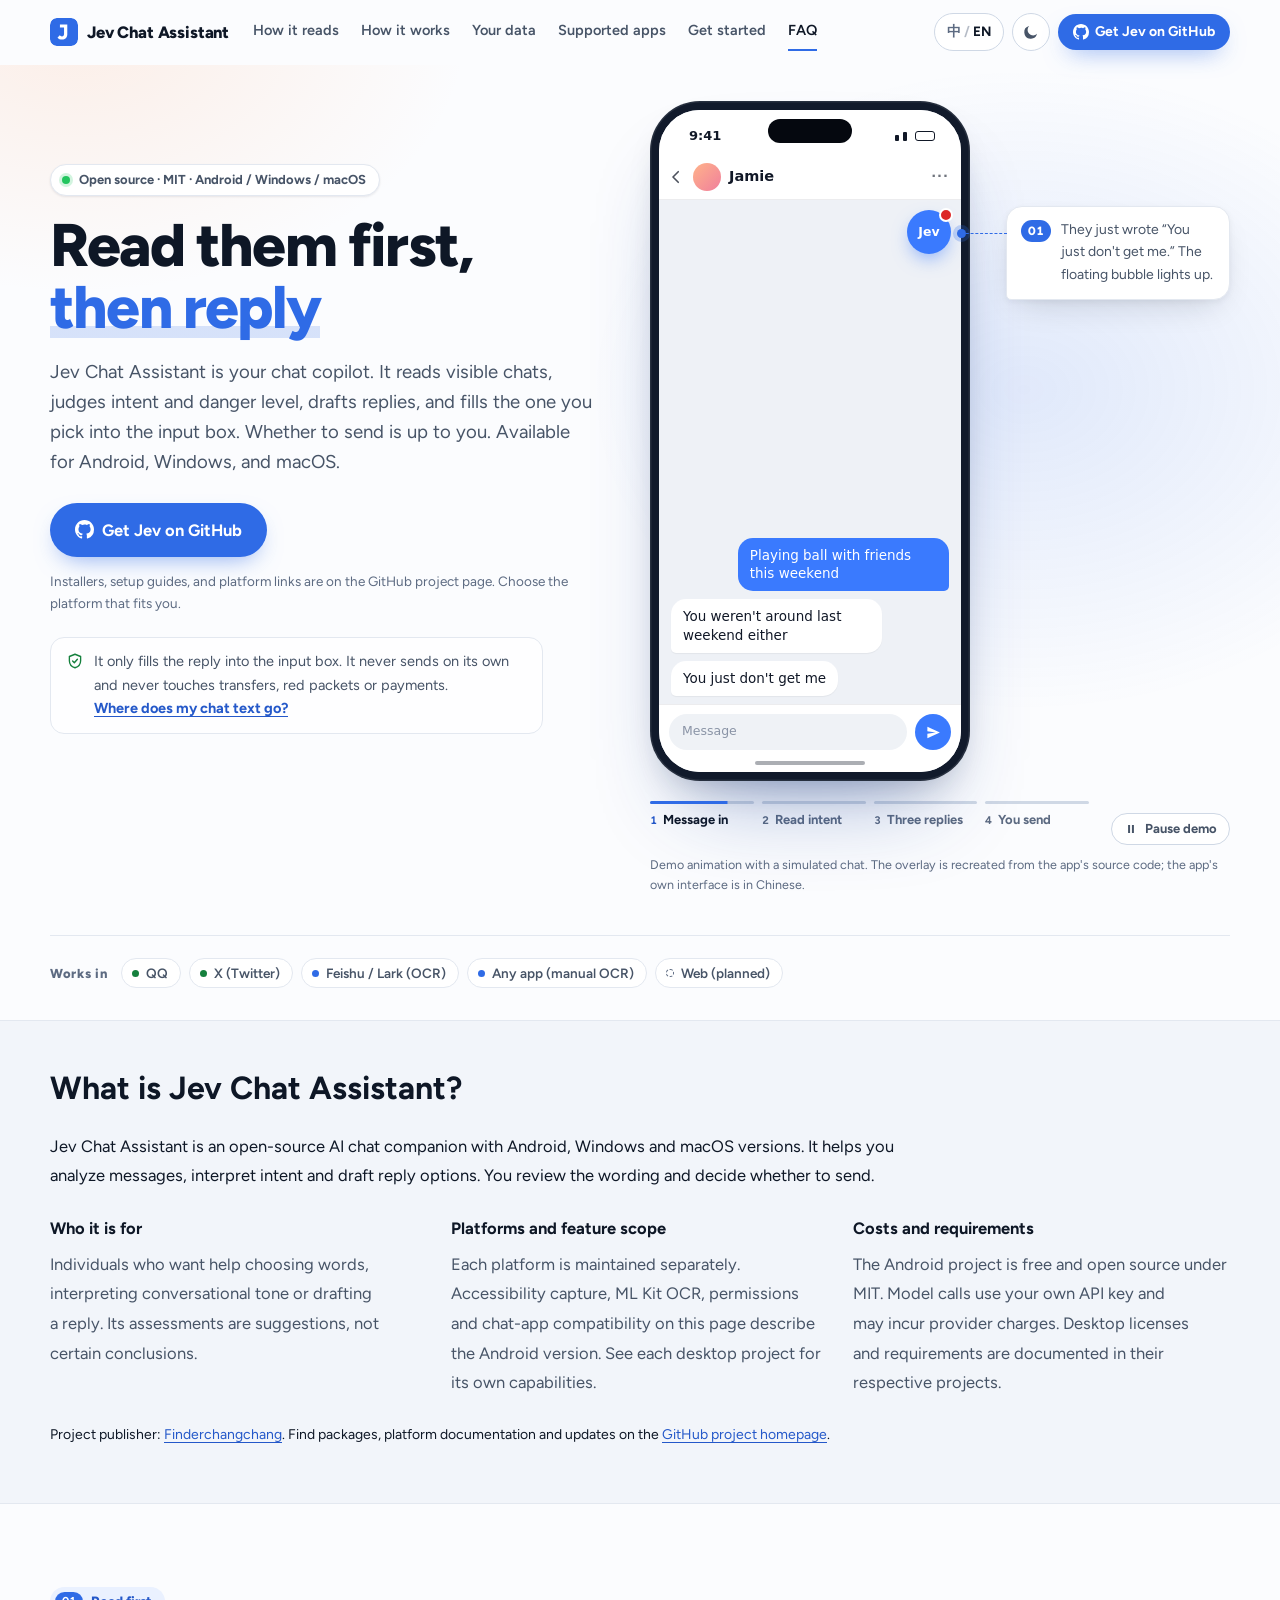
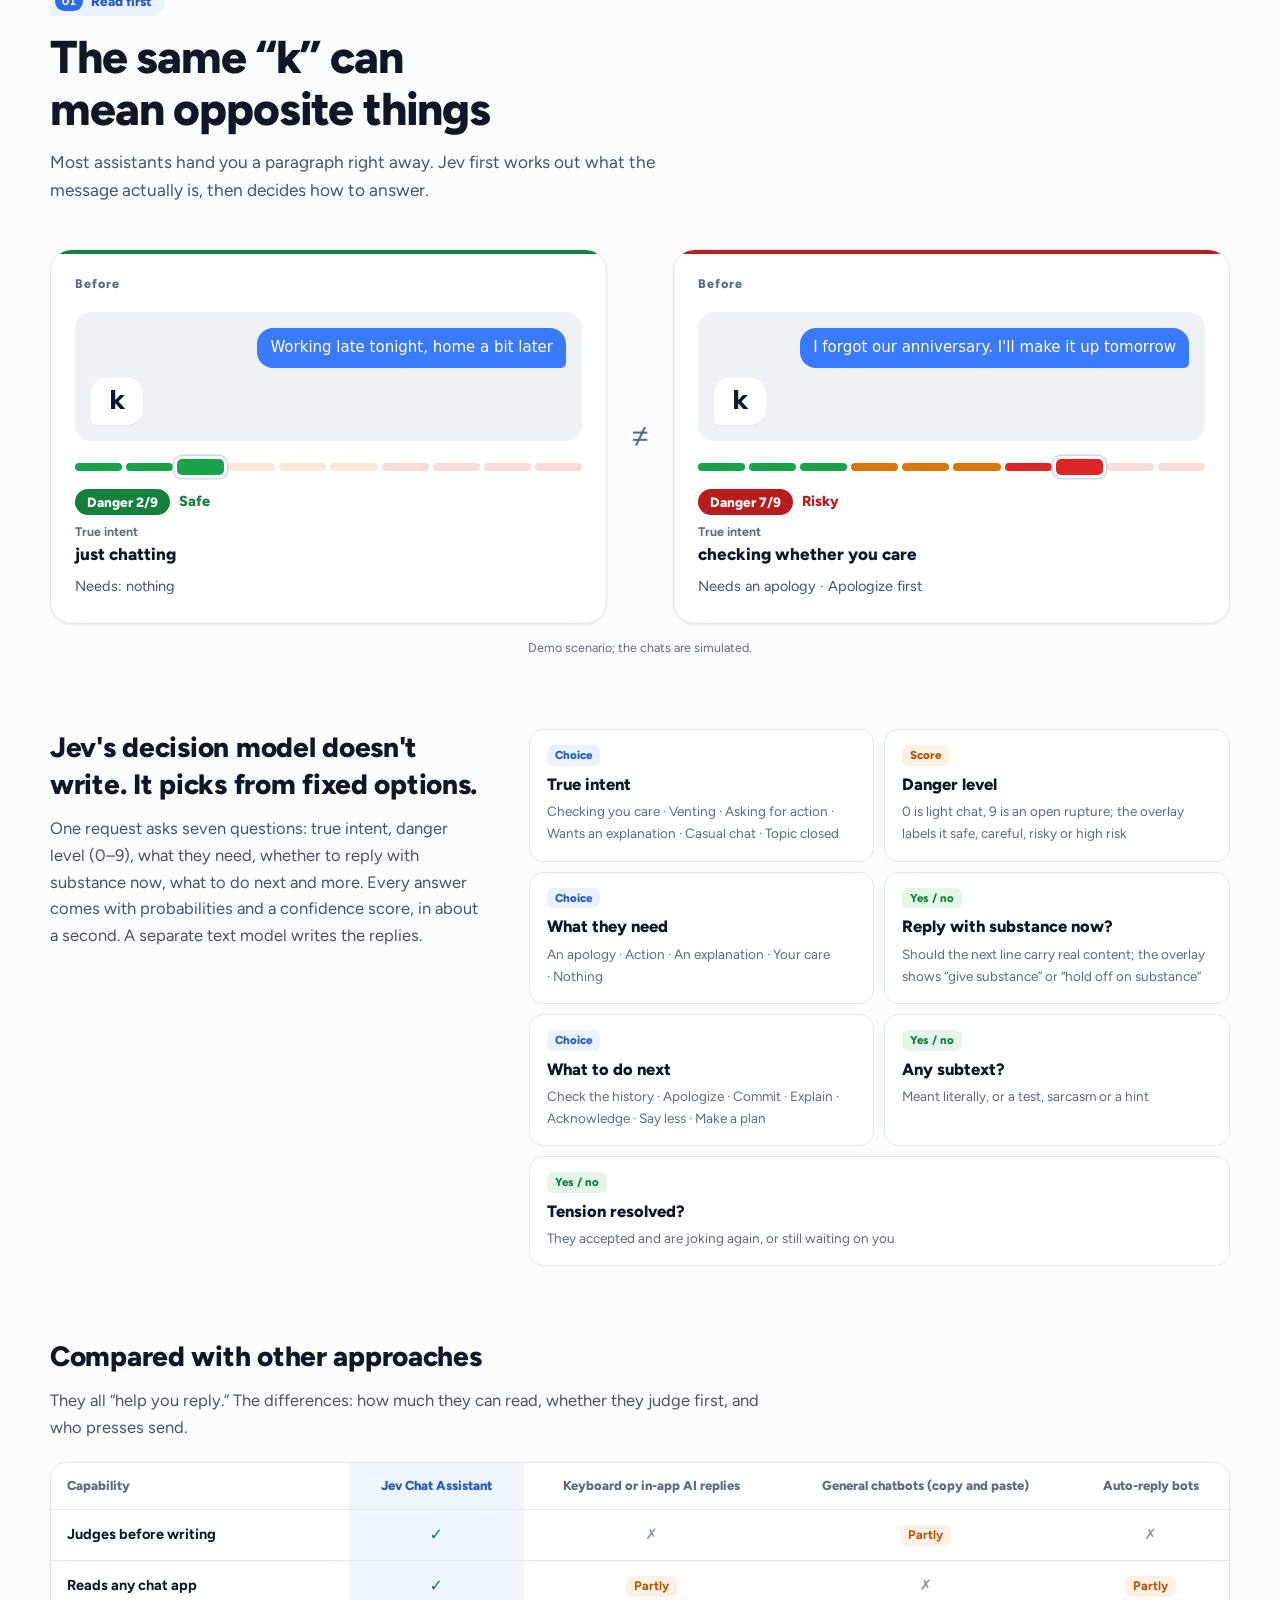
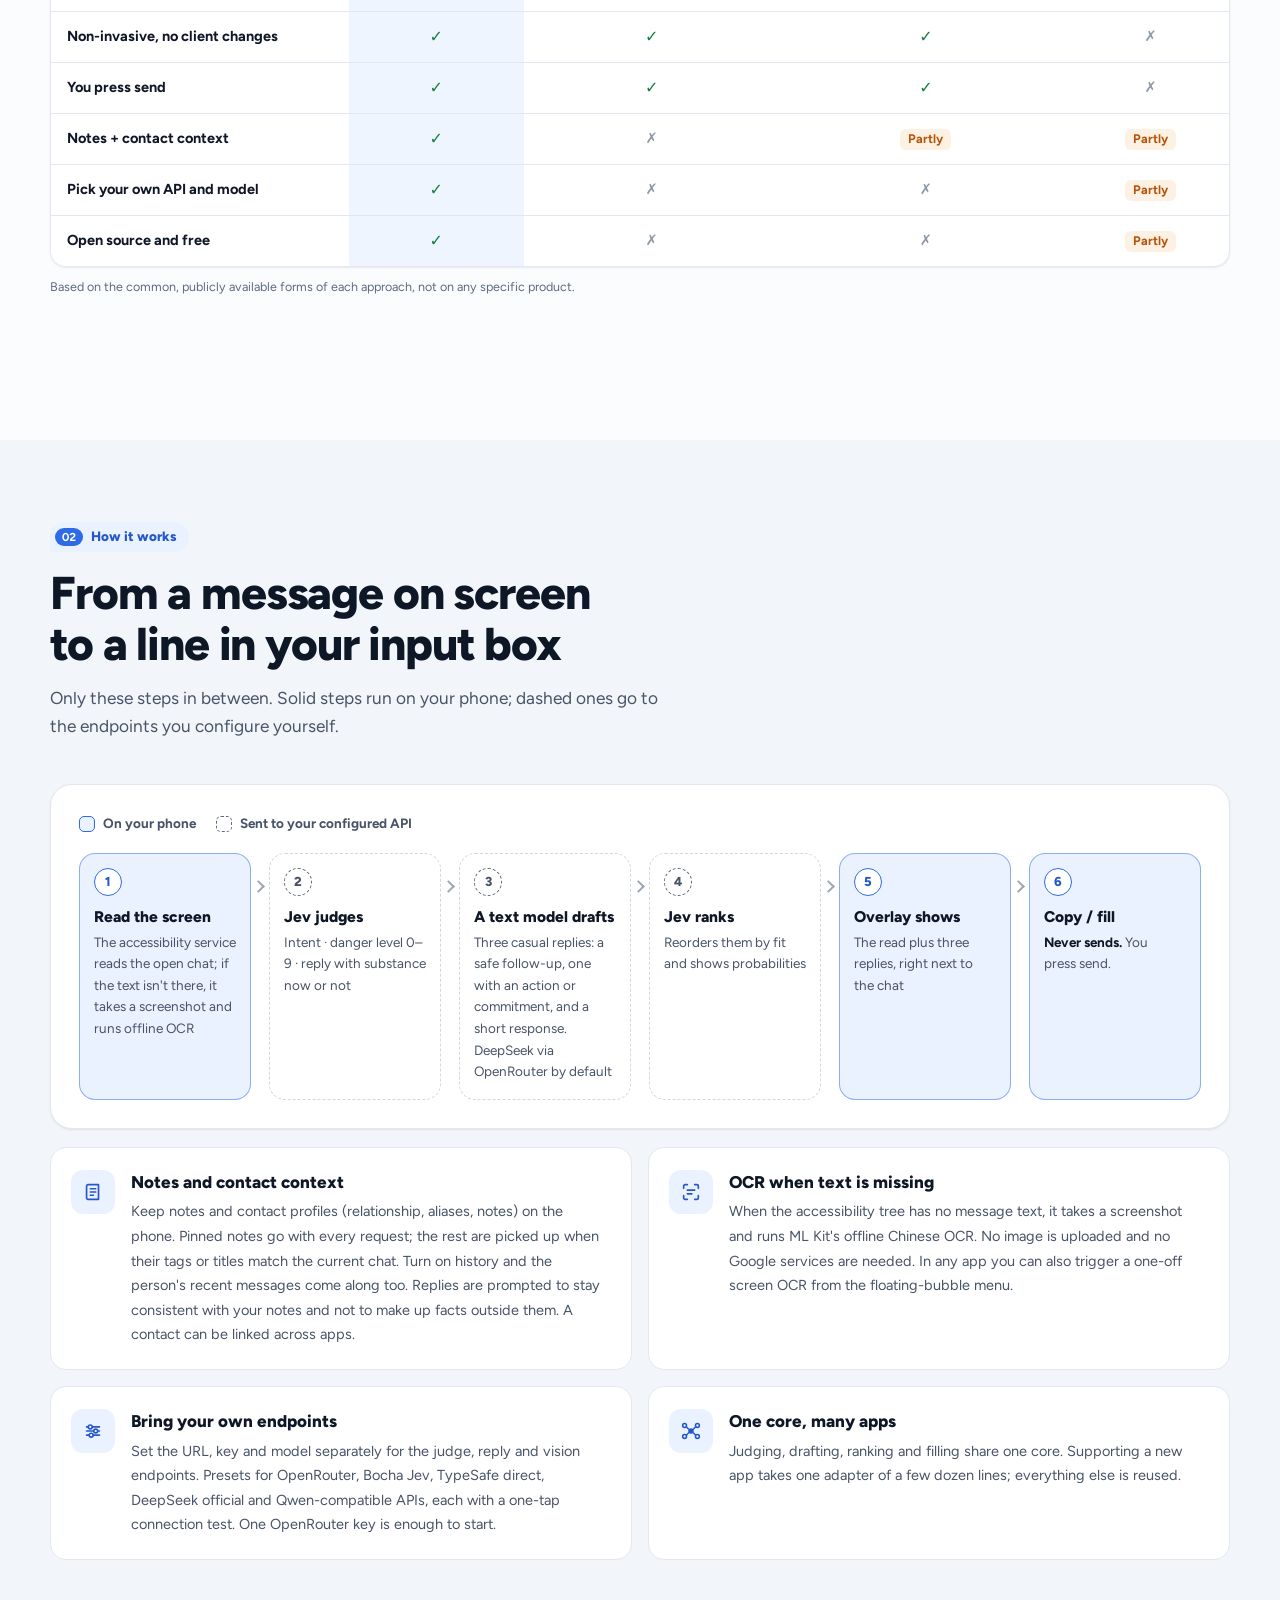
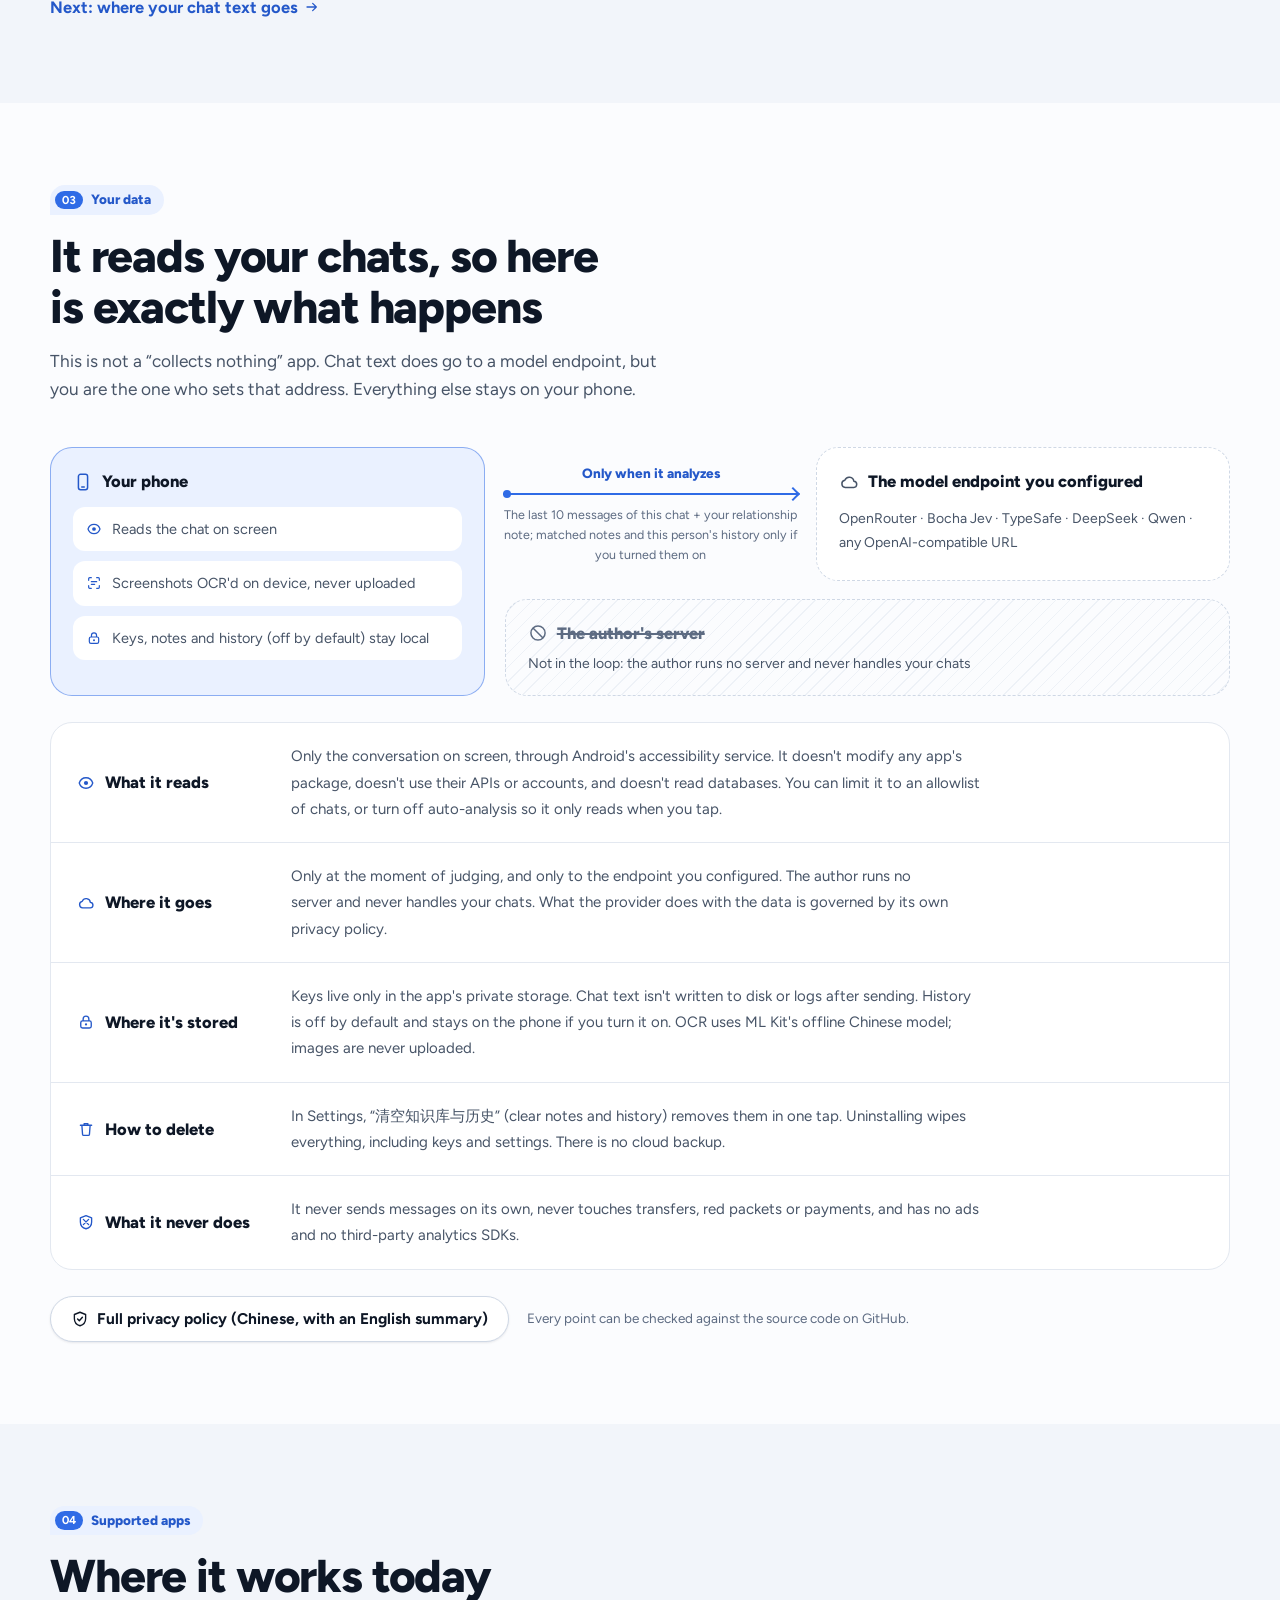
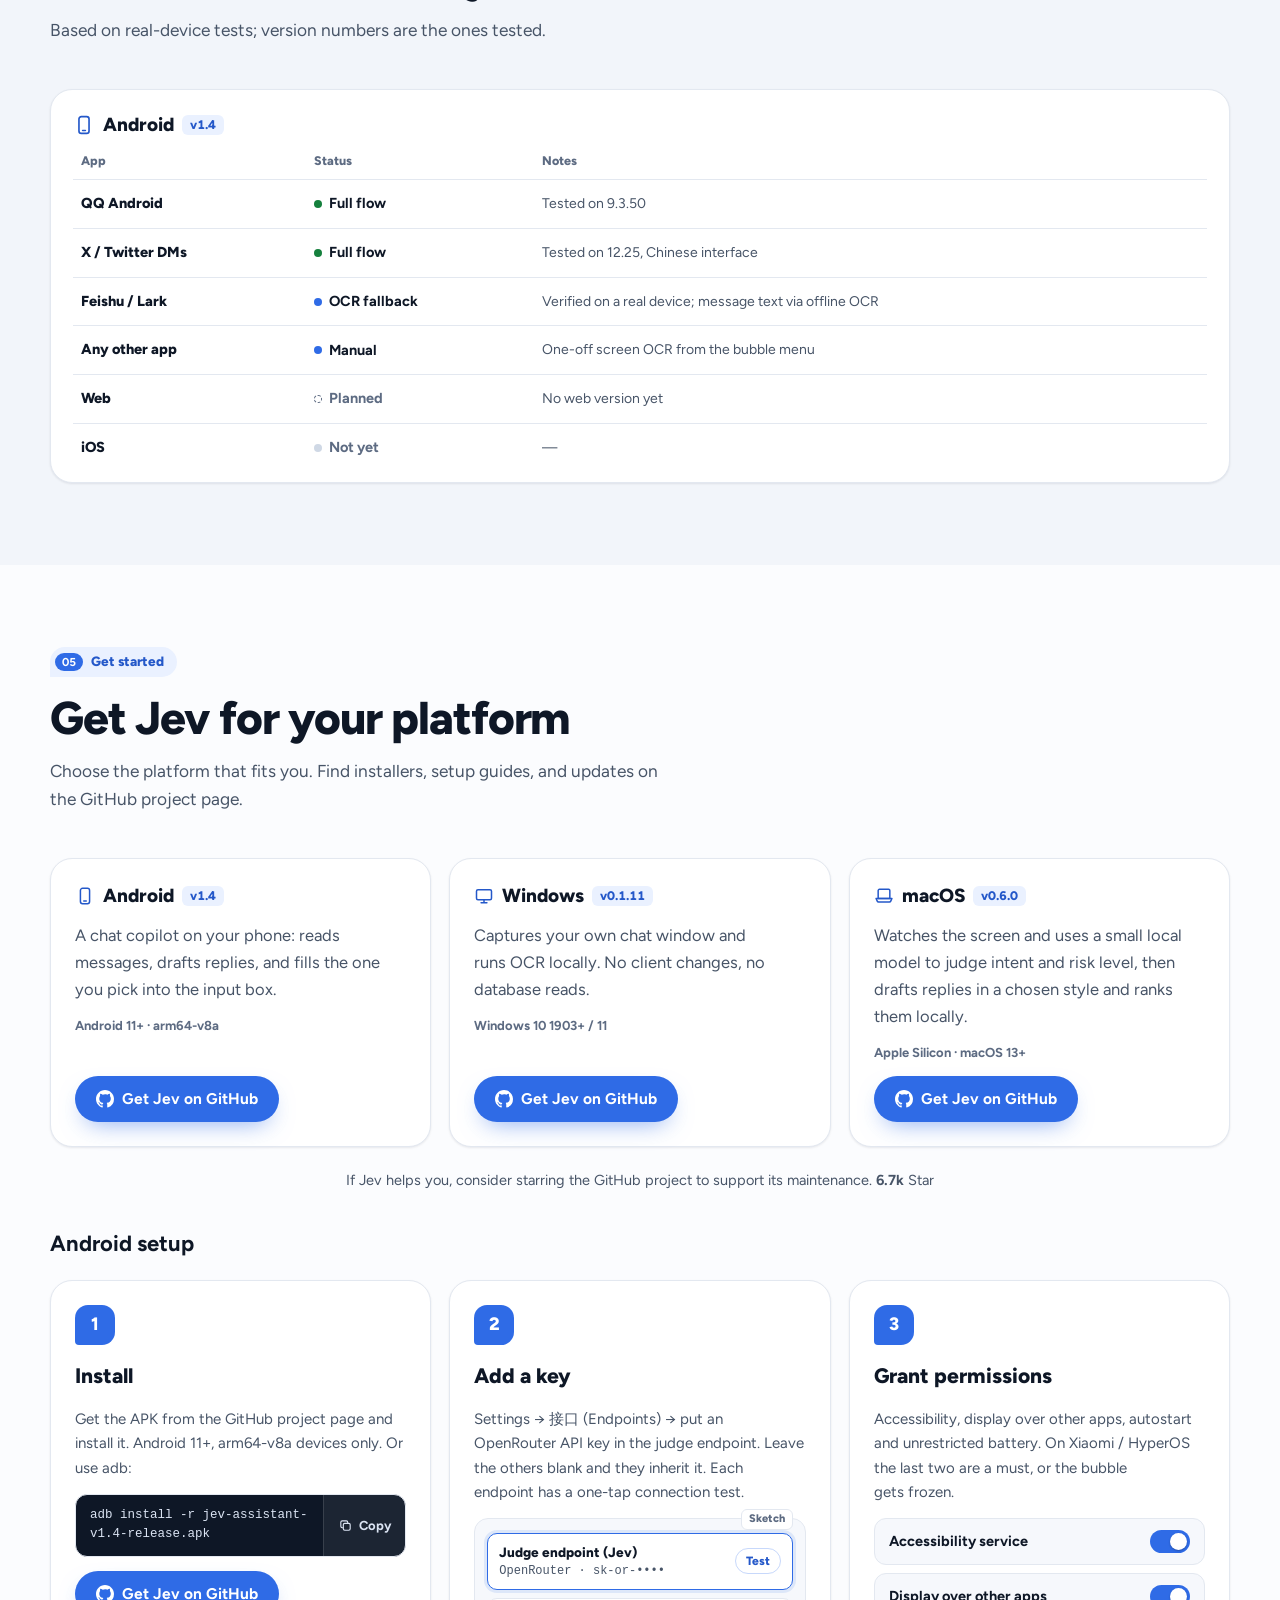
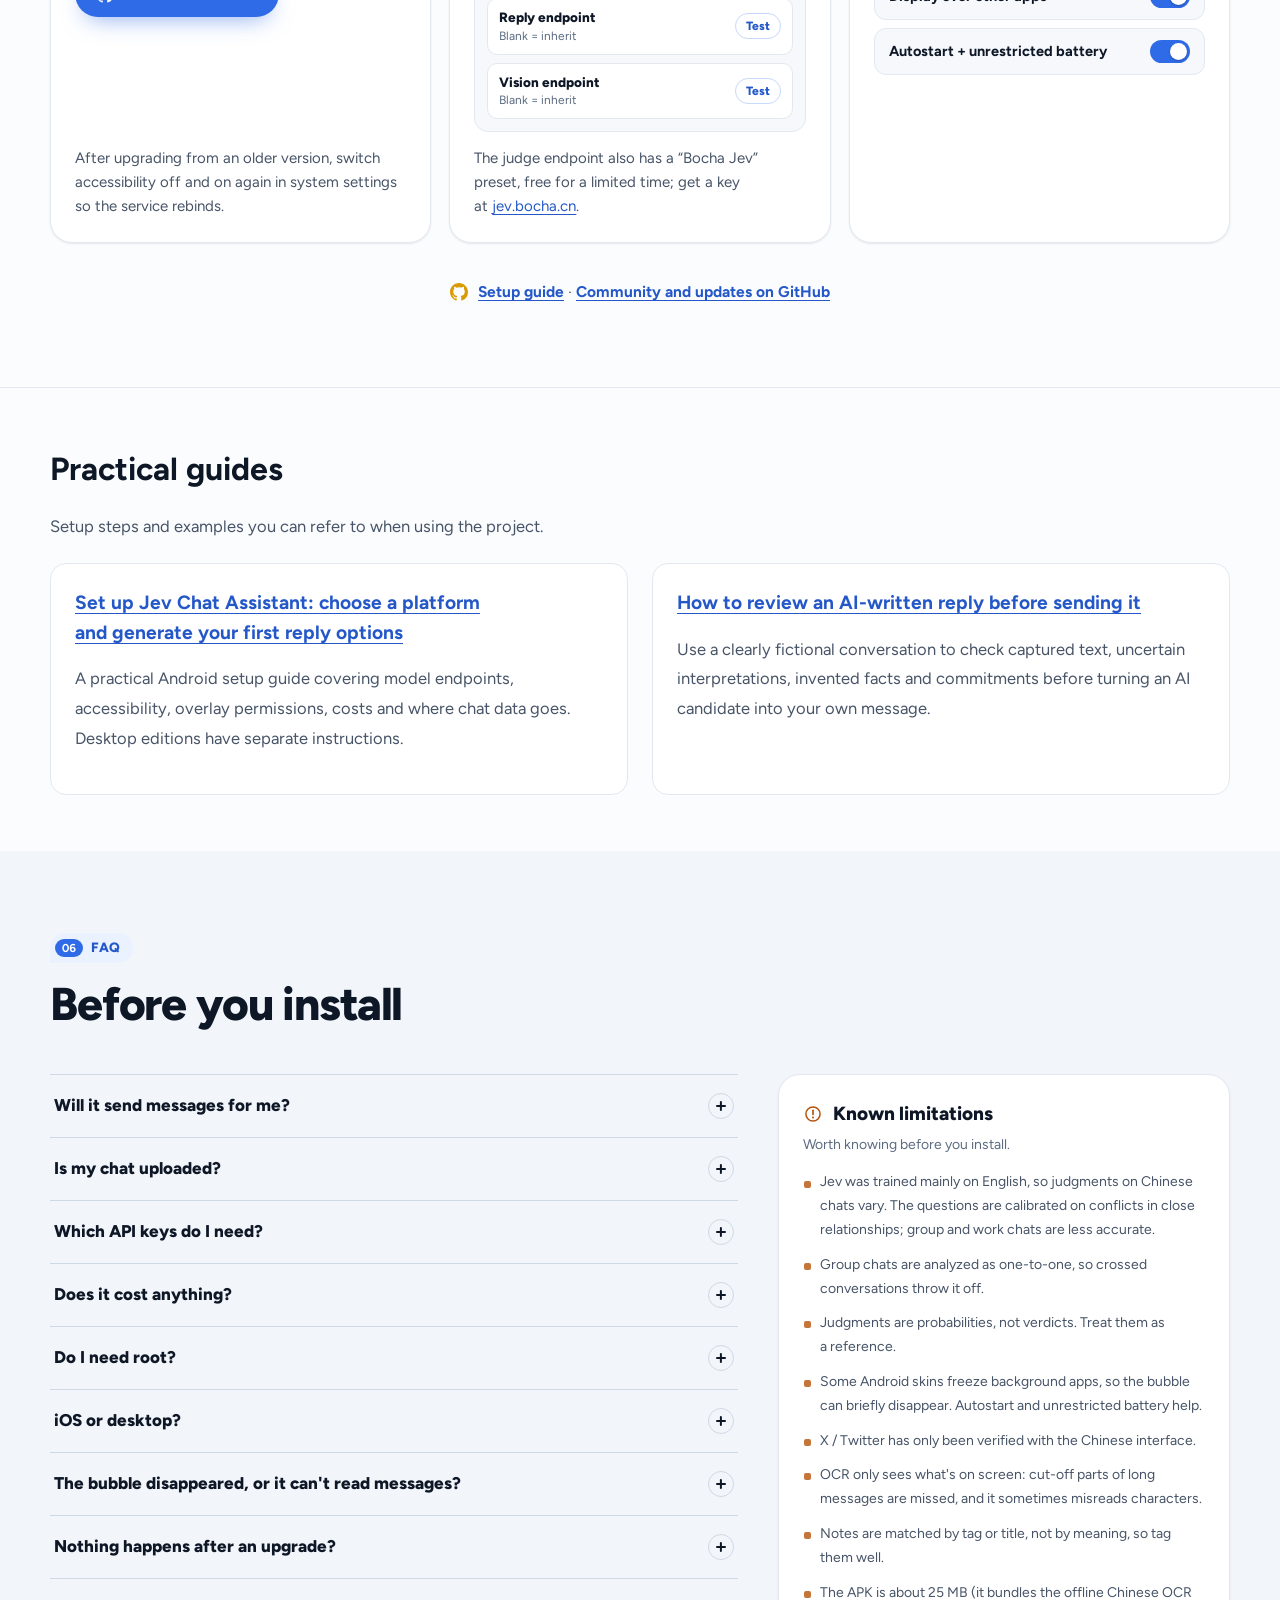
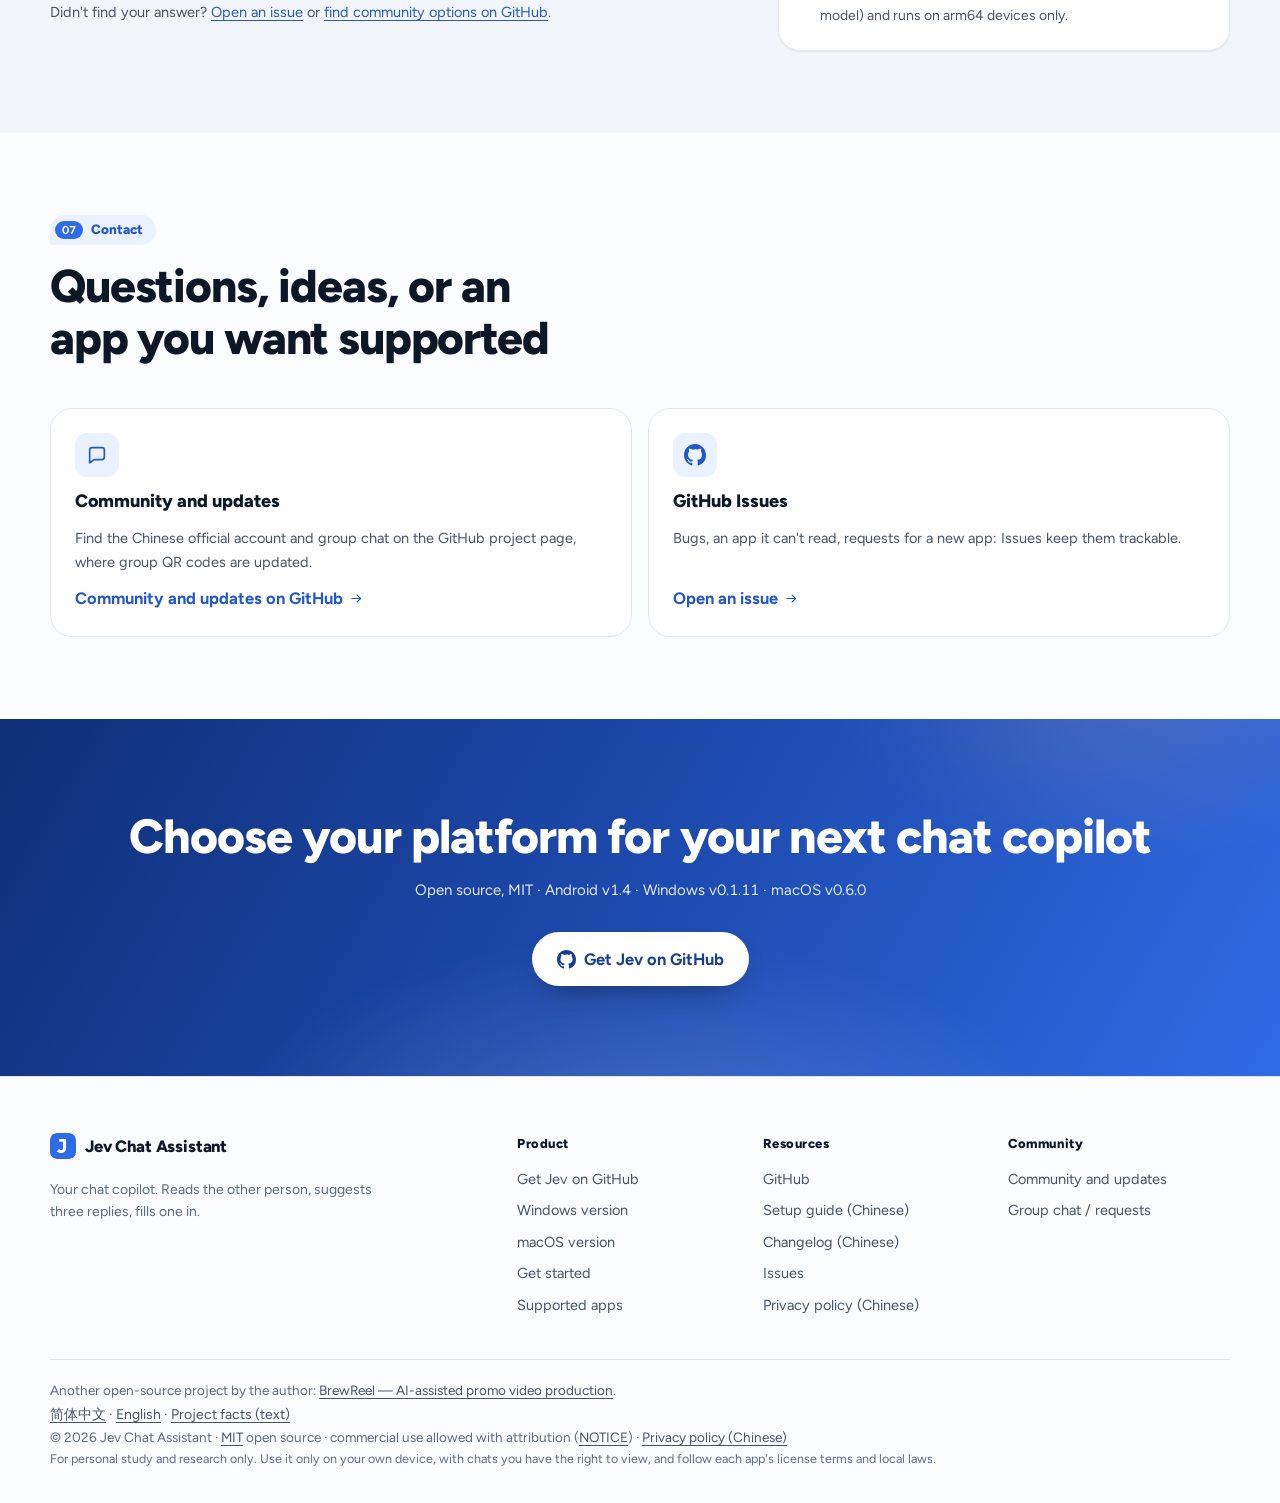
<file: site/index.html>
<!DOCTYPE html>
<html lang="zh-CN">
<head>
<meta charset="utf-8">
<meta name="viewport" content="width=device-width, initial-scale=1, viewport-fit=cover">
<title data-i18n="meta.title">Jev 聊天助手 — 开源 AI 聊天辅助工具｜Android / Windows / macOS</title>
<meta name="description" content="Jev 聊天助手提供 Android、Windows、macOS 版本。读懂屏幕上的聊天，判断意图与风险，起草候选回复；填入后由你决定是否发送。安装包、教程和交流入口在 GitHub 项目主页。" data-i18n-attr="content:meta.desc">
<meta name="robots" content="index, follow, max-image-preview:large">
<link rel="canonical" href="https://chatjevs.com/">
<link rel="alternate" hreflang="zh-CN" href="https://chatjevs.com/">
<link rel="alternate" hreflang="en" href="https://chatjevs.com/en.html">
<link rel="alternate" hreflang="x-default" href="https://chatjevs.com/">
<link rel="icon" href="assets/favicon.svg" type="image/svg+xml">
<link rel="apple-touch-icon" href="assets/apple-touch-icon.png">
<meta name="theme-color" content="#fbfcfe" media="(prefers-color-scheme: light)">
<meta name="theme-color" content="#0b1120" media="(prefers-color-scheme: dark)">
<meta name="color-scheme" content="light dark">
<meta property="og:type" content="website">
<meta property="og:url" content="https://chatjevs.com/">
<meta property="og:site_name" content="Jev 聊天助手">
<meta property="og:title" content="Jev 聊天助手 — 回消息之前，先看懂对方" data-i18n-attr="content:meta.ogTitle">
<meta property="og:description" content="读懂对方、三条回复、一键填入。开源 MIT，Android / Windows / macOS 三端。程序只填不发。" data-i18n-attr="content:meta.ogDesc">
<meta property="og:image" content="https://chatjevs.com/assets/og.png">
<meta property="og:image:width" content="1200">
<meta property="og:image:height" content="630">
<meta property="og:image:alt" content="Jev 聊天助手：悬浮窗给出危险等级、对方真实意图和三条候选回复" data-i18n-attr="content:meta.ogAlt">
<meta property="og:locale" content="zh_CN" data-i18n-attr="content:meta.locale">
<meta property="og:locale:alternate" content="en_US" data-i18n-attr="content:meta.localeAlt">
<meta name="twitter:card" content="summary_large_image">
<meta name="twitter:title" content="Jev 聊天助手 — 回消息之前，先看懂对方" data-i18n-attr="content:meta.ogTitle">
<meta name="twitter:description" content="读懂对方、三条回复、一键填入。开源 MIT，Android / Windows / macOS 三端。程序只填不发。" data-i18n-attr="content:meta.ogDesc">
<meta name="twitter:image" content="https://chatjevs.com/assets/og.png">
<script type="application/ld+json" id="site-schema">
{
  "@context": "https://schema.org",
  "@graph": [
    {
      "@type": "Person",
      "@id": "https://chatjevs.com/#author",
      "name": "Finderchangchang",
      "url": "https://github.com/Finderchangchang"
    },
    {
      "@type": "WebSite",
      "@id": "https://chatjevs.com/#website",
      "url": "https://chatjevs.com/",
      "name": "Jev 聊天助手",
      "inLanguage": [
        "zh-CN",
        "en"
      ],
      "publisher": {
        "@id": "https://chatjevs.com/#author"
      }
    },
    {
      "@type": "SoftwareApplication",
      "@id": "https://chatjevs.com/#software",
      "name": "Jev 聊天助手",
      "alternateName": [
        "Jev Chat Assistant",
        "Jev 聊天助手"
      ],
      "url": "https://chatjevs.com/",
      "description": "Jev 聊天助手（Jev Chat Assistant）是开源的 AI 聊天辅助工具，提供 Android、Windows 和 macOS 版本。它帮助你分析消息、理解意图并起草候选回复，发送前由你检查和决定。",
      "sameAs": [
        "https://github.com/jev-chat/jev-chat-jarvis"
      ],
      "author": {
        "@id": "https://chatjevs.com/#author"
      },
      "applicationCategory": "CommunicationApplication",
      "operatingSystem": [
        "Android",
        "Windows",
        "macOS"
      ]
    },
    {
      "@type": "WebPage",
      "@id": "https://chatjevs.com/#webpage",
      "url": "https://chatjevs.com/",
      "name": "Jev 聊天助手 — 开源 AI 聊天辅助工具｜Android / Windows / macOS",
      "description": "Jev 聊天助手提供 Android、Windows、macOS 版本。读懂屏幕上的聊天，判断意图与风险，起草候选回复；填入后由你决定是否发送。安装包、教程和交流入口在 GitHub 项目主页。",
      "inLanguage": "zh-CN",
      "isPartOf": {
        "@id": "https://chatjevs.com/#website"
      },
      "mainEntity": {
        "@id": "https://chatjevs.com/#software"
      }
    }
  ]
}
</script>
<script>
  // Theme first; each language also has a complete, crawlable static HTML page.
  (function () {
    var d = document.documentElement;
    try {
      var theme = localStorage.getItem("jev-theme");
      if (theme === "dark" || theme === "light") d.setAttribute("data-theme", theme);
    } catch (e) {}
    var q = new URLSearchParams(location.search).get("lang");
    var saved = null;
    try { saved = localStorage.getItem("jev-lang"); } catch (e) {}
    var isEnglishPage = /\/en\.html$/.test(location.pathname);
    var next = q === "en" || q === "zh" ? q : (isEnglishPage ? "en" :
      (saved === "en" || saved === "zh" ? saved : (/^zh(?:-|$)/i.test((navigator.languages && navigator.languages[0]) || navigator.language || "zh") ? "zh" : "en")));
    if ((next === "en") !== isEnglishPage) {
      var url = new URL(next === "en" ? "en.html" : "./", location.href);
      url.search = location.search;
      url.hash = location.hash;
      location.replace(url.href);
    }
  })();
</script>
<link rel="preconnect" href="https://fonts.googleapis.com">
<link rel="preconnect" href="https://fonts.gstatic.com" crossorigin>
<link rel="stylesheet" href="https://fonts.googleapis.com/css2?family=Figtree:wght@400..800&amp;display=swap" media="print" onload="this.media='all'">
<noscript><link rel="stylesheet" href="https://fonts.googleapis.com/css2?family=Figtree:wght@400..800&amp;display=swap"></noscript>
<link rel="stylesheet" href="style.css?v=20260930b">
<script defer src="i18n.js?v=20260930b"></script>
<script defer src="main.js?v=20260930b"></script>
<script defer src="https://umami.jisikeji.cn/script.js" data-website-id="e294ceb6-4001-47a0-a18b-d225cd09017a"></script>
</head>
<body>

<svg class="sprite" aria-hidden="true" focusable="false">
  <symbol id="i-github" viewBox="0 0 16 16"><path fill="currentColor" d="M8 0C3.58 0 0 3.58 0 8c0 3.54 2.29 6.53 5.47 7.59.4.07.55-.17.55-.38 0-.19-.01-.82-.01-1.49-2.01.37-2.53-.49-2.69-.94-.09-.23-.48-.94-.82-1.13-.28-.15-.68-.52-.01-.53.63-.01 1.08.58 1.23.82.72 1.21 1.87.87 2.33.66.07-.52.28-.87.51-1.07-1.78-.2-3.64-.89-3.64-3.95 0-.87.31-1.59.82-2.15-.08-.2-.36-1.02.08-2.12 0 0 .67-.21 2.2.82a7.4 7.4 0 0 1 2-.27c.68 0 1.36.09 2 .27 1.53-1.04 2.2-.82 2.2-.82.44 1.1.16 1.92.08 2.12.51.56.82 1.27.82 2.15 0 3.07-1.87 3.75-3.65 3.95.29.25.54.73.54 1.48 0 1.07-.01 1.93-.01 2.2 0 .21.15.46.55.38A8.01 8.01 0 0 0 16 8c0-4.42-3.58-8-8-8z"/></symbol>
  <symbol id="i-star" viewBox="0 0 24 24"><path fill="currentColor" d="M12 2.9l2.75 5.8 6.35.8-4.65 4.4 1.2 6.3L12 17.1l-5.65 3.1 1.2-6.3L2.9 9.5l6.35-.8z"/></symbol>
  <symbol id="i-down" viewBox="0 0 24 24"><path d="M12 4v11M7.5 10.8 12 15.3l4.5-4.5M5 19.5h14" fill="none" stroke="currentColor" stroke-width="2" stroke-linecap="round" stroke-linejoin="round"/></symbol>
  <symbol id="i-arrow" viewBox="0 0 24 24"><path d="M4.5 12h14M13 6.5l5.5 5.5-5.5 5.5" fill="none" stroke="currentColor" stroke-width="1.9" stroke-linecap="round" stroke-linejoin="round"/></symbol>
  <symbol id="i-copy" viewBox="0 0 24 24"><rect x="8.5" y="8.5" width="11" height="11" rx="2.2" fill="none" stroke="currentColor" stroke-width="1.8"/><path d="M15.5 8.5V6.7a2.2 2.2 0 0 0-2.2-2.2H6.7a2.2 2.2 0 0 0-2.2 2.2v6.6a2.2 2.2 0 0 0 2.2 2.2h1.8" fill="none" stroke="currentColor" stroke-width="1.8"/></symbol>
  <symbol id="i-check" viewBox="0 0 24 24"><path d="M5 12.5l4.3 4.3L19 7.2" fill="none" stroke="currentColor" stroke-width="2.2" stroke-linecap="round" stroke-linejoin="round"/></symbol>
  <symbol id="i-cross" viewBox="0 0 24 24"><path d="M7 7l10 10M17 7L7 17" fill="none" stroke="currentColor" stroke-width="2" stroke-linecap="round"/></symbol>
  <symbol id="i-sun" viewBox="0 0 24 24"><circle cx="12" cy="12" r="4.2" fill="currentColor"/><path d="M12 2.6v2.4M12 19v2.4M2.6 12h2.4M19 12h2.4M5.3 5.3l1.7 1.7M17 17l1.7 1.7M18.7 5.3L17 7M7 17l-1.7 1.7" stroke="currentColor" stroke-width="1.7" stroke-linecap="round"/></symbol>
  <symbol id="i-moon" viewBox="0 0 24 24"><path fill="currentColor" d="M20 14.4A8.6 8.6 0 1 1 9.6 4a7 7 0 0 0 10.4 10.4z"/></symbol>
  <symbol id="i-menu" viewBox="0 0 24 24"><path d="M4 7h16M4 12h16M4 17h16" stroke="currentColor" stroke-width="1.8" stroke-linecap="round"/></symbol>
  <symbol id="i-shield" viewBox="0 0 24 24"><path d="M12 3l7.5 3v5.6c0 4.3-3 8-7.5 9.4-4.5-1.4-7.5-5.1-7.5-9.4V6z" fill="none" stroke="currentColor" stroke-width="1.8" stroke-linejoin="round"/><path d="M8.8 12l2.3 2.3 4.1-4.6" fill="none" stroke="currentColor" stroke-width="1.9" stroke-linecap="round" stroke-linejoin="round"/></symbol>
  <symbol id="i-send" viewBox="0 0 24 24"><path fill="currentColor" d="M3.4 20.1 21 12 3.4 3.9l-.1 6.3L15 12 3.3 13.8z"/></symbol>
  <symbol id="i-back" viewBox="0 0 24 24"><path d="M15 5l-7 7 7 7" fill="none" stroke="currentColor" stroke-width="2.2" stroke-linecap="round" stroke-linejoin="round"/></symbol>
  <symbol id="i-gear" viewBox="0 0 24 24"><circle cx="12" cy="12" r="3.2" fill="none" stroke="currentColor" stroke-width="1.8"/><path d="M12 3v2.6M12 18.4V21M3 12h2.6M18.4 12H21M5.6 5.6l1.9 1.9M16.5 16.5l1.9 1.9M18.4 5.6l-1.9 1.9M7.5 16.5l-1.9 1.9" stroke="currentColor" stroke-width="1.8" stroke-linecap="round"/></symbol>
  <symbol id="i-play" viewBox="0 0 24 24"><path fill="currentColor" d="M8 5.2v13.6L18.8 12z"/></symbol>
  <symbol id="i-pause" viewBox="0 0 24 24"><path fill="currentColor" d="M7 5h3.4v14H7zM13.6 5H17v14h-3.4z"/></symbol>
  <symbol id="i-phone" viewBox="0 0 24 24"><rect x="6.5" y="2.8" width="11" height="18.4" rx="2.6" fill="none" stroke="currentColor" stroke-width="1.8"/><path d="M10.5 18h3" stroke="currentColor" stroke-width="1.8" stroke-linecap="round"/></symbol>
  <symbol id="i-monitor" viewBox="0 0 24 24"><rect x="3" y="4.5" width="18" height="12" rx="1.8" fill="none" stroke="currentColor" stroke-width="1.8"/><path d="M8.5 20h7M12 16.5V20" stroke="currentColor" stroke-width="1.8" stroke-linecap="round"/></symbol>
  <symbol id="i-laptop" viewBox="0 0 24 24"><path d="M5 5.5A1.5 1.5 0 0 1 6.5 4h11A1.5 1.5 0 0 1 19 5.5V15H5z" fill="none" stroke="currentColor" stroke-width="1.8" stroke-linejoin="round"/><path d="M2.5 15h19l-1.4 3.1a1.7 1.7 0 0 1-1.55 1H5.45a1.7 1.7 0 0 1-1.55-1z" fill="none" stroke="currentColor" stroke-width="1.8" stroke-linejoin="round"/></symbol>
  <symbol id="i-eye" viewBox="0 0 24 24"><path d="M12 5c4.4 0 7.8 3.2 9 7-1.2 3.8-4.6 7-9 7s-7.8-3.2-9-7c1.2-3.8 4.6-7 9-7z" fill="none" stroke="currentColor" stroke-width="1.8"/><circle cx="12" cy="12" r="2.8" fill="currentColor"/></symbol>
  <symbol id="i-scan" viewBox="0 0 24 24"><path d="M4 8V5.5A1.5 1.5 0 0 1 5.5 4H8M16 4h2.5A1.5 1.5 0 0 1 20 5.5V8M20 16v2.5a1.5 1.5 0 0 1-1.5 1.5H16M8 20H5.5A1.5 1.5 0 0 1 4 18.5V16" fill="none" stroke="currentColor" stroke-width="1.8" stroke-linecap="round"/><path d="M8 10h8M8 14h5" stroke="currentColor" stroke-width="1.8" stroke-linecap="round"/></symbol>
  <symbol id="i-lock" viewBox="0 0 24 24"><rect x="5" y="10.5" width="14" height="9.5" rx="2.4" fill="none" stroke="currentColor" stroke-width="1.8"/><path d="M8.2 10.5V8a3.8 3.8 0 0 1 7.6 0v2.5" fill="none" stroke="currentColor" stroke-width="1.8"/><circle cx="12" cy="15.2" r="1.5" fill="currentColor"/></symbol>
  <symbol id="i-cloud" viewBox="0 0 24 24"><path d="M7.5 18.5h9.8a3.7 3.7 0 0 0 .5-7.4 5.6 5.6 0 0 0-10.8-1.3A4.4 4.4 0 0 0 7.5 18.5z" fill="none" stroke="currentColor" stroke-width="1.8" stroke-linejoin="round"/></symbol>
  <symbol id="i-ban" viewBox="0 0 24 24"><circle cx="12" cy="12" r="8.5" fill="none" stroke="currentColor" stroke-width="1.8"/><path d="M6 6l12 12" stroke="currentColor" stroke-width="1.8"/></symbol>
  <symbol id="i-trash" viewBox="0 0 24 24"><path d="M4.5 7h15M9.5 7V4.8h5V7M6.5 7l.9 12.2a1.5 1.5 0 0 0 1.5 1.3h6.2a1.5 1.5 0 0 0 1.5-1.3L17.5 7" fill="none" stroke="currentColor" stroke-width="1.8" stroke-linecap="round" stroke-linejoin="round"/></symbol>
  <symbol id="i-hand" viewBox="0 0 24 24"><path d="M12 3.5l7.5 3.1v5.3c0 4.4-3.1 7.9-7.5 9.1-4.4-1.2-7.5-4.7-7.5-9.1V6.6z" fill="none" stroke="currentColor" stroke-width="1.8" stroke-linejoin="round"/><path d="M8.5 8.5l7 7M15.5 8.5l-7 7" stroke="currentColor" stroke-width="1.8" stroke-linecap="round"/></symbol>
  <symbol id="i-book" viewBox="0 0 24 24"><path d="M5 5.5A1.5 1.5 0 0 1 6.5 4H18v16H6.5A1.5 1.5 0 0 1 5 18.5z" fill="none" stroke="currentColor" stroke-width="1.8" stroke-linejoin="round"/><path d="M9 8.5h6M9 12h6M9 15.5h3.5" stroke="currentColor" stroke-width="1.7" stroke-linecap="round"/></symbol>
  <symbol id="i-plug" viewBox="0 0 24 24"><path d="M5 7.5h14M5 12h14M5 16.5h14" stroke="currentColor" stroke-width="1.8" stroke-linecap="round"/><circle cx="9" cy="7.5" r="2.1" fill="var(--card, #fff)" stroke="currentColor" stroke-width="1.8"/><circle cx="15" cy="12" r="2.1" fill="var(--card, #fff)" stroke="currentColor" stroke-width="1.8"/><circle cx="10" cy="16.5" r="2.1" fill="var(--card, #fff)" stroke="currentColor" stroke-width="1.8"/></symbol>
  <symbol id="i-core" viewBox="0 0 24 24"><circle cx="12" cy="12" r="3" fill="currentColor"/><circle cx="5" cy="6" r="2.1" fill="none" stroke="currentColor" stroke-width="1.7"/><circle cx="19" cy="6" r="2.1" fill="none" stroke="currentColor" stroke-width="1.7"/><circle cx="5" cy="18" r="2.1" fill="none" stroke="currentColor" stroke-width="1.7"/><circle cx="19" cy="18" r="2.1" fill="none" stroke="currentColor" stroke-width="1.7"/><path d="M6.8 7.4l3 3M17.2 7.4l-3 3M6.8 16.6l3-3M17.2 16.6l-3-3" stroke="currentColor" stroke-width="1.6"/></symbol>
  <symbol id="i-chat" viewBox="0 0 24 24"><path d="M4 6.5A2.5 2.5 0 0 1 6.5 4h11A2.5 2.5 0 0 1 20 6.5v8a2.5 2.5 0 0 1-2.5 2.5H9l-5 3.5z" fill="none" stroke="currentColor" stroke-width="1.8" stroke-linejoin="round"/></symbol>
  <symbol id="i-alert" viewBox="0 0 24 24"><circle cx="12" cy="12" r="8.5" fill="none" stroke="currentColor" stroke-width="1.8"/><path d="M12 7.5v5.2" stroke="currentColor" stroke-width="2" stroke-linecap="round"/><circle cx="12" cy="16.3" r="1.2" fill="currentColor"/></symbol>
</svg>

<a class="skip" href="#main" data-i18n="skip">跳到主要内容</a>

<header class="nav" id="nav">
  <div class="wrap nav-in">
    <a aria-label="Jev 聊天助手 首页" class="brand" href="#top" data-i18n-attr="aria-label:a.brand">
      <img src="assets/favicon.svg" alt="" width="28" height="28">
      <span class="brand-name" data-i18n="brand.name">Jev 聊天助手</span>
    </a>

    <nav aria-label="主导航" class="menu" id="navMenu" data-i18n-attr="aria-label:a.nav">
      <a href="#read" data-i18n="nav.read">先看懂</a>
      <a href="#how" data-i18n="nav.how">怎么工作</a>
      <a href="#privacy" data-i18n="nav.privacy">数据去向</a>
      <a href="#apps" data-i18n="nav.apps">支持的 App</a>
      <a href="#start" data-i18n="nav.start">开始使用</a>
      <a href="#faq" data-i18n="nav.faq">常见问题</a>
    </nav>

    <div class="nav-act">
      <button aria-label="Switch to English" class="lang-btn" id="langBtn" type="button" data-i18n-attr="aria-label:a.lang"><span class="l-zh">中</span><span class="l-sep" aria-hidden="true">/</span><span class="l-en">EN</span></button>
      <button title="切换深浅色" aria-label="切换深浅色" class="icon-btn" id="themeBtn" type="button" data-i18n-attr="aria-label:a.theme;title:a.theme">
        <svg class="ico-sun" width="18" height="18" aria-hidden="true"><use href="#i-sun"/></svg>
        <svg class="ico-moon" width="18" height="18" aria-hidden="true"><use href="#i-moon"/></svg>
      </button>
      <a class="btn btn-primary btn-sm nav-dl" href="https://github.com/jev-chat/jev-chat-jarvis" target="_blank" rel="noopener" data-umami-event="go-main-repo" data-umami-event-pos="nav" data-umami-event-intent="get">
        <svg width="16" height="16" aria-hidden="true"><use href="#i-github"/></svg><span data-i18n="nav.dl">前往 GitHub 获取 Jev</span>
      </a>
      <button aria-label="打开菜单" class="icon-btn burger" id="burger" type="button" aria-expanded="false" aria-controls="navMenu" data-i18n-attr="aria-label:a.menuOpen">
        <svg width="20" height="20" aria-hidden="true"><use href="#i-menu"/></svg>
      </button>
    </div>
  </div>
</header>

<main id="main">

<!-- ===================== 首屏：一句话 + 会动的悬浮窗演示 ===================== -->
<section class="hero" id="top" aria-labelledby="hero-title">
  <div class="wrap hero-grid">
    <div class="hero-copy">
      <p class="eyebrow"><span class="dot-live" aria-hidden="true"></span><span data-i18n="hero.eyebrow">开源 · MIT · Android / Windows / macOS</span></p>
      <h1 id="hero-title" data-i18n="hero.title">回消息之前，<br><span class='hl'>先看懂对方</span></h1>
      <p class="hero-sub" data-i18n="hero.sub">Jev 聊天助手是你的对话副驾：读懂屏幕上的聊天，给出意图和危险等级，起草候选回复并填进输入框。发不发，由你。支持 Android、Windows 和 macOS。</p>

      <div class="hero-cta">
        <a class="btn btn-primary btn-lg" href="https://github.com/jev-chat/jev-chat-jarvis" target="_blank" rel="noopener" data-umami-event="go-main-repo" data-umami-event-pos="hero" data-umami-event-intent="get">
          <svg width="19" height="19" aria-hidden="true"><use href="#i-github"/></svg><span data-i18n="hero.dl">前往 GitHub 获取 Jev</span>
        </a>
      </div>
      <p class="hero-meta" data-i18n="hero.meta">安装包、使用教程和各平台入口，统一在 GitHub 项目主页。选择适合你的平台。</p>

      <p class="hero-note"><svg width="18" height="18" aria-hidden="true"><use href="#i-shield"/></svg><span data-i18n="hero.note">程序只把回复填进输入框，从不自动发送，不碰转账 / 红包 / 收款。<a href='#privacy'>聊天内容去了哪里</a></span></p>
    </div>

    <figure aria-label="演示：Jev 悬浮窗怎么帮你回一条消息" class="demo" id="demo" data-step="4" data-i18n-attr="aria-label:demo.aria">
      <p class="sr" data-i18n="demo.sr">演示动画：对方发来「你根本就不懂我」。Jev 悬浮窗判断危险 8/9、很危险，对方真实意图是确认你在不在乎，建议接住情绪、先别给实质；随后给出三条排好序的候选回复。点第 1 条的「填入」，回复进入输入框，发送键由你自己按。</p>
      <div class="demo-stage">
        <div class="phone" aria-hidden="true">
          <div class="ph-screen">
            <div class="ph-status"><span>9:41</span><span class="ph-sys"><i></i><i></i><i></i></span></div>
            <div class="ph-head">
              <svg class="ph-back" width="18" height="18"><use href="#i-back"/></svg>
              <span class="ph-av"></span>
              <span class="ph-name" data-i18n="demo.chatName">对象</span>
              <span class="ph-more">···</span>
            </div>
            <div class="ph-chat">
              <p class="msg me" data-i18n="demo.m1">这周末我约了朋友打球</p>
              <p class="msg them" data-i18n="demo.m2">上周末你也不在</p>
              <p class="msg them m-new" data-i18n="demo.m3">你根本就不懂我</p>
            </div>

            <div class="ph-ball"><span>Jev</span><i class="ph-dot"></i></div>

            <div class="jp">
              <div class="jp-head"><b data-i18n="demo.panelTitle">Jev 分析</b><span class="jp-ic"><svg width="15" height="15"><use href="#i-gear"/></svg><svg width="15" height="15"><use href="#i-cross"/></svg></span></div>
              <div class="jp-body">
                <p class="jp-hint" data-i18n="demo.kb">未用知识库</p>
                <p class="jp-badge"><span class="jp-lvl" data-i18n="demo.badge">危险 8/9</span><span class="jp-word" data-i18n="demo.word">很危险</span></p>
                <p class="jp-intent" data-i18n="demo.intent">对方真实意图：确认你在不在乎</p>
                <p class="jp-hint jp-conf" data-i18n="demo.conf">把握 82%</p>
                <p class="jp-bits" data-i18n="demo.bits">要你的在乎 · 接住情绪 · 先别给实质</p>
                <div class="jp-div"></div>
                <p class="jp-label" data-i18n="demo.listLabel">候选回复（Jev 排序）</p>
                <p class="jp-hint jp-gen" data-i18n="demo.gen">生成中…</p>
                <div class="jp-card jp-r1">
                  <p class="jp-rank">1 · 64%</p>
                  <p class="jp-text" data-i18n="demo.r1">是我没顾上你的感受，你愿意跟我说说吗？</p>
                  <p class="jp-pills"><span class="jp-pill" data-i18n="demo.copy">复制</span><span class="jp-pill jp-fill" data-i18n="demo.fill">填入</span><i class="jp-tap"></i></p>
                </div>
                <div class="jp-card jp-r2">
                  <p class="jp-rank">2 · 24%</p>
                  <p class="jp-text" data-i18n="demo.r2">对不起，刚才是我语气不好</p>
                  <p class="jp-pills"><span class="jp-pill" data-i18n="demo.copy">复制</span><span class="jp-pill jp-fill" data-i18n="demo.fill">填入</span></p>
                </div>
                <div class="jp-card jp-r3">
                  <p class="jp-rank">3 · 12%</p>
                  <p class="jp-text" data-i18n="demo.r3">那你说说我哪里不懂你</p>
                  <p class="jp-pills"><span class="jp-pill" data-i18n="demo.copy">复制</span><span class="jp-pill jp-fill" data-i18n="demo.fill">填入</span></p>
                </div>
              </div>
            </div>

            <div class="ph-input">
              <div class="ph-field"><span class="ph-ph" data-i18n="demo.placeholder">输入消息</span><span class="ph-typed" data-i18n="demo.r1">是我没顾上你的感受，你愿意跟我说说吗？</span><i class="ph-caret"></i></div>
              <span class="ph-send"><svg width="17" height="17"><use href="#i-send"/></svg></span>
            </div>
            <div class="ph-home"></div>
          </div>
        </div>

        <div class="demo-note" id="demoNote" aria-live="off">
          <span class="dn-no" id="demoNoteNo">04</span>
          <p class="dn-text" id="demoNoteText" data-i18n="demo.n4">点「填入」，回复进输入框。<b>发送键不动</b>，发不发、怎么改，由你决定。</p>
        </div>
      </div>

      <div class="demo-ctl">
        <ol aria-label="演示步骤，点一步可以停在那里" class="demo-steps" data-i18n-attr="aria-label:a.demoSteps">
          <li><button type="button" data-go="1"><span class="ds-bar"><i></i></span><span class="ds-t"><b>1</b><span data-i18n="demo.s1">消息进来</span></span></button></li>
          <li><button type="button" data-go="2"><span class="ds-bar"><i></i></span><span class="ds-t"><b>2</b><span data-i18n="demo.s2">看懂意图</span></span></button></li>
          <li><button type="button" data-go="3"><span class="ds-bar"><i></i></span><span class="ds-t"><b>3</b><span data-i18n="demo.s3">三条候选</span></span></button></li>
          <li><button type="button" data-go="4"><span class="ds-bar"><i></i></span><span class="ds-t"><b>4</b><span data-i18n="demo.s4">由你发送</span></span></button></li>
        </ol>
        <button class="demo-toggle" id="demoToggle" type="button" hidden>
          <svg class="ico-pause" width="14" height="14" aria-hidden="true"><use href="#i-pause"/></svg>
          <svg class="ico-play" width="14" height="14" aria-hidden="true"><use href="#i-play"/></svg>
          <span id="demoToggleLabel" data-i18n="demo.pause">暂停演示</span>
        </button>
      </div>
      <figcaption class="demo-cap" data-i18n="demo.cap">演示动画，对话为模拟；悬浮窗按 App 源码还原。</figcaption>
    </figure>
  </div>

  <div class="wrap"><div class="works">
    <p class="works-label" data-i18n="hero.works">已跑通</p>
    <ul class="works-list">
      <li class="ok" data-i18n="app.qq">QQ</li>
      <li class="ok" data-i18n="app.x">X（Twitter）</li>
      <li class="ocr" data-i18n="app.lark">飞书（OCR 兜底）</li>
      <li class="ocr" data-i18n="app.any">任意 App（手动 OCR）</li>
      <li class="plan" data-i18n="app.web">网页端（规划中）</li>
    </ul>
  </div></div>
</section>

<section class="product-facts" id="about" aria-labelledby="facts-title">
  <div class="wrap">
    <h2 id="facts-title" data-i18n="facts.title">Jev 聊天助手是什么？</h2>
    <p class="facts-intro" data-i18n="facts.desc">Jev 聊天助手（Jev Chat Assistant）是开源的 AI 聊天辅助工具，提供 Android、Windows 和 macOS 版本。它帮助你分析消息、理解意图并起草候选回复，发送前由你检查和决定。</p>
    <dl class="facts-grid">
      <div><dt data-i18n="facts.use.label">适合什么需求</dt><dd data-i18n="facts.use">需要斟酌措辞、理解对话语气或获得回复思路的个人用户；判断结果仅供参考。</dd></div>
      <div><dt data-i18n="facts.scope.label">平台与功能范围</dt><dd data-i18n="facts.scope">三端独立维护。本页的无障碍读屏、ML Kit OCR、权限设置和聊天 App 兼容性说明以 Android 版为准；桌面端功能以各自项目说明为准。</dd></div>
      <div><dt data-i18n="facts.cost.label">费用与使用条件</dt><dd data-i18n="facts.cost">Android 项目采用 MIT 许可，软件免费开源；模型接口使用你自己的 API Key，可能产生服务商费用。桌面端许可与要求见对应项目。</dd></div>
    </dl>
    <p class="facts-source" data-i18n="facts.source">项目发布者：<a href='https://github.com/Finderchangchang' rel='noopener' target='_blank'>Finderchangchang</a>。安装包、各平台说明与更新请查看 <a href='https://github.com/jev-chat/jev-chat-jarvis' target='_blank' rel='noopener' data-umami-event='go-main-repo' data-umami-event-pos='facts' data-umami-event-intent='get'>GitHub 项目主页</a>。</p>
  </div>
</section>


<!-- ===================== 01 先看懂 ===================== -->
<section class="sec" id="read" aria-labelledby="read-title">
  <div class="wrap">
    <header class="sec-head rv">
      <p class="kicker"><b>01</b><span data-i18n="read.kicker">先看懂</span></p>
      <h2 id="read-title" data-i18n="read.title">同一个「嗯」，意思可能完全相反</h2>
      <p class="lead" data-i18n="read.lead">大多数助手直接给你一段话。Jev 先判断这条消息到底是什么，再决定怎么回。</p>
    </header>

    <div class="mm-grid">
      <article class="mm mm-safe rv">
        <p class="mm-ctx" data-i18n="read.ctx">前情</p>
        <div class="mm-chat">
          <p class="bub me" data-i18n="read.a.me">今晚加班，晚点到家</p>
          <p class="bub them bub-hm" data-i18n="read.hm">嗯</p>
        </div>
        <div class="mm-read">
          <div class="meter" aria-hidden="true"><i class="on"></i><i class="on"></i><i class="on cur"></i><i></i><i></i><i></i><i></i><i></i><i></i><i></i></div>
          <p class="mm-badge"><span class="lvl" data-i18n="read.a.lvl">危险 2/9</span><span class="word" data-i18n="read.a.word">安全</span></p>
          <p class="mm-intent"><span class="k" data-i18n="read.intentK">对方真实意图</span><b data-i18n="read.a.intent">随便聊聊</b></p>
          <p class="mm-needs" data-i18n="read.a.needs">要（不用做什么）</p>
        </div>
      </article>

      <p class="mm-vs" aria-hidden="true">≠</p>

      <article class="mm mm-risk rv">
        <p class="mm-ctx" data-i18n="read.ctx">前情</p>
        <div class="mm-chat">
          <p class="bub me" data-i18n="read.b.me">纪念日我给忘了，明天补上</p>
          <p class="bub them bub-hm" data-i18n="read.hm">嗯</p>
        </div>
        <div class="mm-read">
          <div class="meter" aria-hidden="true"><i class="on"></i><i class="on"></i><i class="on"></i><i class="on"></i><i class="on"></i><i class="on"></i><i class="on"></i><i class="on cur"></i><i></i><i></i></div>
          <p class="mm-badge"><span class="lvl" data-i18n="read.b.lvl">危险 7/9</span><span class="word" data-i18n="read.b.word">偏危险</span></p>
          <p class="mm-intent"><span class="k" data-i18n="read.intentK">对方真实意图</span><b data-i18n="read.b.intent">确认你在不在乎</b></p>
          <p class="mm-needs" data-i18n="read.b.needs">要道歉 · 先道歉</p>
        </div>
      </article>
    </div>
    <p class="mm-note rv" data-i18n="read.note">演示场景，对话为模拟。</p>

    <div class="jq rv">
      <div class="jq-head">
        <h3 data-i18n="jq.title">Jev 判断模型不写字，只在固定选项里选</h3>
        <p data-i18n="jq.lead">一次请求问 7 道题：真实意图、危险等级（0–9）、对方要什么、该不该马上回、下一步怎么做等，都带概率和把握度，约 1 秒出结果。回复由生成模型另写。</p>
      </div>
      <ol class="jq-list">
        <li><span class="jq-type t-choice" data-i18n="jq.choice">选择</span><h4 data-i18n="jq.i1.n">真实意图</h4><p data-i18n="jq.i1.o">确认你在不在乎 · 在发泄情绪 · 要你办事 · 要个解释 · 随便聊聊 · 事情过去了</p></li>
        <li><span class="jq-type t-score" data-i18n="jq.score">打分</span><h4 data-i18n="jq.i2.n">危险等级</h4><p data-i18n="jq.i2.o">0 是轻松闲聊，9 是已经闹翻；悬浮窗按分数标出安全、留神、偏危险、很危险</p></li>
        <li><span class="jq-type t-choice" data-i18n="jq.choice">选择</span><h4 data-i18n="jq.i3.n">对方要什么</h4><p data-i18n="jq.i3.o">道歉 · 具体行动 · 解释 · 你的在乎 · 不用做什么</p></li>
        <li><span class="jq-type t-yn" data-i18n="jq.yesno">是非</span><h4 data-i18n="jq.i4.n">该不该马上回</h4><p data-i18n="jq.i4.o">下一句该不该给实质内容；悬浮窗里写作「可给实质」或「先别给实质」</p></li>
        <li><span class="jq-type t-choice" data-i18n="jq.choice">选择</span><h4 data-i18n="jq.i5.n">下一步怎么做</h4><p data-i18n="jq.i5.o">翻聊天记录 · 先道歉 · 给承诺 · 解释清楚 · 接住情绪 · 少说两句 · 定个安排</p></li>
        <li><span class="jq-type t-yn" data-i18n="jq.yesno">是非</span><h4 data-i18n="jq.i6.n">话里有没有话</h4><p data-i18n="jq.i6.o">是字面意思，还是在试探、反讽、暗示</p></li>
        <li><span class="jq-type t-yn" data-i18n="jq.yesno">是非</span><h4 data-i18n="jq.i7.n">紧张缓和了没</h4><p data-i18n="jq.i7.o">对方已经接受、又开起玩笑，还是还在等你表态</p></li>
      </ol>
    </div>

    <div class="cmp rv">
      <div class="cmp-head">
        <h3 data-i18n="cmp.title">和其他做法比</h3>
        <p data-i18n="cmp.lead">同样是「帮你回消息」，差别在读得到多少、判不判断，以及谁按发送。</p>
      </div>
      <div class="table-scroll" tabindex="0" role="region" aria-labelledby="cmp-cap">
        <table class="cmp-table">
          <caption class="sr" id="cmp-cap" data-i18n="cmp.title">和其他做法比</caption>
          <thead>
            <tr>
              <th scope="col" data-i18n="cmp.h0">能力</th>
              <th scope="col" class="us" data-i18n="cmp.h1">Jev 聊天助手</th>
              <th scope="col" data-i18n="cmp.h2">输入法 / App 自带 AI 回复</th>
              <th scope="col" data-i18n="cmp.h3">通用聊天机器人（复制粘贴）</th>
              <th scope="col" data-i18n="cmp.h4">自动回复机器人</th>
            </tr>
          </thead>
          <tbody>
            <tr><th scope="row" data-i18n="cmp.r1">先判断再写</th><td class="us"><span class="mk y" aria-hidden="true">✓</span><span class="sr" data-i18n="cmp.yes">有</span></td><td><span class="mk n" aria-hidden="true">✗</span><span class="sr" data-i18n="cmp.no">没有</span></td><td><span class="mk p" data-i18n="cmp.part">部分</span></td><td><span class="mk n" aria-hidden="true">✗</span><span class="sr" data-i18n="cmp.no">没有</span></td></tr>
            <tr><th scope="row" data-i18n="cmp.r2">任意聊天 App 都能读</th><td class="us"><span class="mk y" aria-hidden="true">✓</span><span class="sr" data-i18n="cmp.yes">有</span></td><td><span class="mk p" data-i18n="cmp.part">部分</span></td><td><span class="mk n" aria-hidden="true">✗</span><span class="sr" data-i18n="cmp.no">没有</span></td><td><span class="mk p" data-i18n="cmp.part">部分</span></td></tr>
            <tr><th scope="row" data-i18n="cmp.r3">非侵入，不改客户端</th><td class="us"><span class="mk y" aria-hidden="true">✓</span><span class="sr" data-i18n="cmp.yes">有</span></td><td><span class="mk y" aria-hidden="true">✓</span><span class="sr" data-i18n="cmp.yes">有</span></td><td><span class="mk y" aria-hidden="true">✓</span><span class="sr" data-i18n="cmp.yes">有</span></td><td><span class="mk n" aria-hidden="true">✗</span><span class="sr" data-i18n="cmp.no">没有</span></td></tr>
            <tr><th scope="row" data-i18n="cmp.r4">发送由你按</th><td class="us"><span class="mk y" aria-hidden="true">✓</span><span class="sr" data-i18n="cmp.yes">有</span></td><td><span class="mk y" aria-hidden="true">✓</span><span class="sr" data-i18n="cmp.yes">有</span></td><td><span class="mk y" aria-hidden="true">✓</span><span class="sr" data-i18n="cmp.yes">有</span></td><td><span class="mk n" aria-hidden="true">✗</span><span class="sr" data-i18n="cmp.no">没有</span></td></tr>
            <tr><th scope="row" data-i18n="cmp.r5">知识库 + 联系人上下文</th><td class="us"><span class="mk y" aria-hidden="true">✓</span><span class="sr" data-i18n="cmp.yes">有</span></td><td><span class="mk n" aria-hidden="true">✗</span><span class="sr" data-i18n="cmp.no">没有</span></td><td><span class="mk p" data-i18n="cmp.part">部分</span></td><td><span class="mk p" data-i18n="cmp.part">部分</span></td></tr>
            <tr><th scope="row" data-i18n="cmp.r6">接口 / 模型自选</th><td class="us"><span class="mk y" aria-hidden="true">✓</span><span class="sr" data-i18n="cmp.yes">有</span></td><td><span class="mk n" aria-hidden="true">✗</span><span class="sr" data-i18n="cmp.no">没有</span></td><td><span class="mk n" aria-hidden="true">✗</span><span class="sr" data-i18n="cmp.no">没有</span></td><td><span class="mk p" data-i18n="cmp.part">部分</span></td></tr>
            <tr><th scope="row" data-i18n="cmp.r7">开源免费</th><td class="us"><span class="mk y" aria-hidden="true">✓</span><span class="sr" data-i18n="cmp.yes">有</span></td><td><span class="mk n" aria-hidden="true">✗</span><span class="sr" data-i18n="cmp.no">没有</span></td><td><span class="mk n" aria-hidden="true">✗</span><span class="sr" data-i18n="cmp.no">没有</span></td><td><span class="mk p" data-i18n="cmp.part">部分</span></td></tr>
          </tbody>
        </table>
      </div>
      <p class="fine" data-i18n="cmp.foot">对比按公开可得的常见形态归纳，不针对任何具体产品。</p>
    </div>

    <p class="sec-next rv"><a class="link-arrow" href="#how"><span data-i18n="read.next">接下来：看它怎么工作</span><svg width="16" height="16" aria-hidden="true"><use href="#i-arrow"/></svg></a></p>
  </div>
</section>

<!-- ===================== 02 怎么工作 ===================== -->
<section class="sec sec-tint" id="how" aria-labelledby="how-title">
  <div class="wrap">
    <header class="sec-head rv">
      <p class="kicker"><b>02</b><span data-i18n="how.kicker">怎么工作</span></p>
      <h2 id="how-title" data-i18n="how.title">从屏幕上的一条消息，到输入框里的一句话</h2>
      <p class="lead" data-i18n="how.lead">中间只有这几步。实心的在你手机上完成，虚线的发往你自己配置的接口。</p>
    </header>

    <div class="flow-wrap rv">
      <p class="flow-legend"><span class="lg lg-local"><i></i><span data-i18n="how.local">在你手机上</span></span><span class="lg lg-remote"><i></i><span data-i18n="how.remote">发往你配置的接口</span></span></p>
      <ol class="flow">
        <li class="fn local"><span class="fn-no">1</span><h3 data-i18n="how.n1.t">采集屏幕消息</h3><p data-i18n="how.n1.d">无障碍服务读当前对话；读不到就截屏，用离线 OCR 认字</p></li>
        <li class="fn remote"><span class="fn-no">2</span><h3 data-i18n="how.n2.t">Jev 判断</h3><p data-i18n="how.n2.d">意图 · 危险等级 0–9 · 该不该马上回</p></li>
        <li class="fn remote"><span class="fn-no">3</span><h3 data-i18n="how.n3.t">生成模型起草</h3><p data-i18n="how.n3.d">3 条口语化候选：稳妥接话、给出行动或承诺、简短表态各一条；默认经 OpenRouter 调用 DeepSeek</p></li>
        <li class="fn remote"><span class="fn-no">4</span><h3 data-i18n="how.n4.t">Jev 排序</h3><p data-i18n="how.n4.d">按合适程度重排，标出概率</p></li>
        <li class="fn local"><span class="fn-no">5</span><h3 data-i18n="how.n5.t">悬浮窗展示</h3><p data-i18n="how.n5.d">判断结论 + 三条候选，就在对话旁边</p></li>
        <li class="fn local fn-end"><span class="fn-no">6</span><h3 data-i18n="how.n6.t">复制 / 填入</h3><p data-i18n="how.n6.d"><strong>不发送</strong>，发送那一下由你按</p></li>
      </ol>
    </div>

    <div class="feat-grid">
      <article class="feat rv"><span class="feat-ico"><svg width="22" height="22" aria-hidden="true"><use href="#i-book"/></svg></span><h3 data-i18n="how.f1.t">知识库与关联上下文</h3><p data-i18n="how.f1.d">本地维护笔记和联系人档案（关系、别名、备注）。笔记分两种：常驻的每次都带，其余按标签或标题匹配当前对话自动命中；开启历史后再带上这个人近期的聊天。回复口径与知识库一致，不编造知识库外的内容。联系人可跨 App 关联。</p></article>
      <article class="feat rv"><span class="feat-ico"><svg width="22" height="22" aria-hidden="true"><use href="#i-scan"/></svg></span><h3 data-i18n="how.f2.t">读不到就 OCR</h3><p data-i18n="how.f2.d">控件树里没有正文时自动截屏，用 ML Kit 中文离线识别，不上传图片、不需要 Google 服务。任何 App 都能在悬浮窗菜单里手动「截屏识别一次」。</p></article>
      <article class="feat rv"><span class="feat-ico"><svg width="22" height="22" aria-hidden="true"><use href="#i-plug"/></svg></span><h3 data-i18n="how.f3.t">接口全可配</h3><p data-i18n="how.f3.d">判断 / 回复 / 视觉三路接口的地址、密钥、模型分别可填。内置 OpenRouter、博查 Jev、TypeSafe 直连、DeepSeek 官方、通义兼容预设，各自一键连通测试。只填一把 OpenRouter 密钥就能用。</p></article>
      <article class="feat rv"><span class="feat-ico"><svg width="22" height="22" aria-hidden="true"><use href="#i-core"/></svg></span><h3 data-i18n="how.f4.t">一套内核，多平台</h3><p data-i18n="how.f4.d">判断、候选、排序、填入都在同一个内核里。新增一个 App 只需要实现一个几十行的适配器，其余全部复用。</p></article>
    </div>

    <p class="sec-next rv"><a class="link-arrow" href="#privacy"><span data-i18n="how.next">接下来：聊天内容去了哪里</span><svg width="16" height="16" aria-hidden="true"><use href="#i-arrow"/></svg></a></p>
  </div>
</section>

<!-- ===================== 03 数据去向 ===================== -->
<section class="sec" id="privacy" aria-labelledby="priv-title">
  <div class="wrap">
    <header class="sec-head rv">
      <p class="kicker"><b>03</b><span data-i18n="priv.kicker">数据去向</span></p>
      <h2 id="priv-title" data-i18n="priv.title">它读你的聊天，所以先把话说清楚</h2>
      <p class="lead" data-i18n="priv.lead">这不是一个「什么都不收集」的产品：聊天文字确实会发给一个模型接口，只是那个地址由你自己填。除此之外的数据都留在你手机里。</p>
    </header>

    <div class="bound rv">
      <div class="bd-box bd-phone">
        <p class="bd-h"><svg width="20" height="20" aria-hidden="true"><use href="#i-phone"/></svg><span data-i18n="priv.d.phone">你的手机</span></p>
        <ul>
          <li><svg width="16" height="16" aria-hidden="true"><use href="#i-eye"/></svg><span data-i18n="priv.d.p1">读屏幕上正在显示的对话</span></li>
          <li><svg width="16" height="16" aria-hidden="true"><use href="#i-scan"/></svg><span data-i18n="priv.d.p2">截图只在本机 OCR，不上传</span></li>
          <li><svg width="16" height="16" aria-hidden="true"><use href="#i-lock"/></svg><span data-i18n="priv.d.p3">密钥、知识库、历史（默认关）只存本机</span></li>
        </ul>
      </div>
      <div class="bd-link">
        <p class="bd-when" data-i18n="priv.d.when">只在分析那一刻</p>
        <span class="bd-arrow" aria-hidden="true"></span>
        <p class="bd-what" data-i18n="priv.d.what">当前对话的近 10 条消息 + 你填的关系描述；开了知识库、历史，才带上命中的笔记和这个人的历史</p>
      </div>
      <div class="bd-box bd-api">
        <p class="bd-h"><svg width="20" height="20" aria-hidden="true"><use href="#i-cloud"/></svg><span data-i18n="priv.d.api">你配置的模型接口</span></p>
        <p class="bd-list" data-i18n="priv.d.apiList">OpenRouter · 博查 Jev · TypeSafe · DeepSeek · 通义 · 任意 OpenAI 兼容地址</p>
      </div>
      <div class="bd-box bd-none">
        <p class="bd-h"><svg width="20" height="20" aria-hidden="true"><use href="#i-ban"/></svg><s data-i18n="priv.d.none">作者的服务器</s></p>
        <p data-i18n="priv.d.noneD">没有这一环：作者不架设服务器、不经手</p>
      </div>
    </div>

    <dl class="qa rv">
      <div class="qa-row"><dt><svg width="18" height="18" aria-hidden="true"><use href="#i-eye"/></svg><span data-i18n="priv.q1">读了什么</span></dt><dd data-i18n="priv.a1">只读屏幕上正在显示的对话，用的是系统无障碍服务。不改任何 App 的安装包，不走它们的接口或账号，不读数据库。可以设会话白名单，也可以关掉自动分析，只在你点的时候读。</dd></div>
      <div class="qa-row"><dt><svg width="18" height="18" aria-hidden="true"><use href="#i-cloud"/></svg><span data-i18n="priv.q2">发给谁</span></dt><dd data-i18n="priv.a2">只在判断那一刻，发给你自己配置的接口。作者不架设服务器、不经手。服务商拿到内容后怎么处理，以它们自己的隐私政策为准。</dd></div>
      <div class="qa-row"><dt><svg width="18" height="18" aria-hidden="true"><use href="#i-lock"/></svg><span data-i18n="priv.q3">存在哪</span></dt><dd data-i18n="priv.a3">密钥只存在 App 私有空间。聊天内容发完不落盘、不进日志。历史记录默认关闭，开了也只存本机。OCR 走 ML Kit 中文离线识别，图片不上传。</dd></div>
      <div class="qa-row"><dt><svg width="18" height="18" aria-hidden="true"><use href="#i-trash"/></svg><span data-i18n="priv.q4">怎么删</span></dt><dd data-i18n="priv.a4">设置页「清空知识库与历史」一键删除；卸载应用会连同密钥、设置一起清空，没有云端备份。</dd></div>
      <div class="qa-row"><dt><svg width="18" height="18" aria-hidden="true"><use href="#i-hand"/></svg><span data-i18n="priv.q5">从不做什么</span></dt><dd data-i18n="priv.a5">从不自动发送；不碰转账、红包、收款；无广告、无第三方统计 SDK。</dd></div>
    </dl>

    <div class="priv-cta rv">
      <a class="btn btn-ghost" href="privacy.html" data-privacy-link data-umami-event="view-privacy" data-umami-event-pos="privacy"><svg width="18" height="18" aria-hidden="true"><use href="#i-shield"/></svg><span data-i18n="priv.cta">读完整隐私政策</span></a>
      <p class="fine" data-i18n="priv.src">每一条都可以在 GitHub 仓库里对照源码核实。</p>
    </div>
  </div>
</section>

<!-- ===================== 04 支持的 App ===================== -->
<section class="sec sec-tint" id="apps" aria-labelledby="apps-title">
  <div class="wrap">
    <header class="sec-head rv">
      <p class="kicker"><b>04</b><span data-i18n="apps.kicker">支持的 App</span></p>
      <h2 id="apps-title" data-i18n="apps.title">在这些 App 里跑通了</h2>
      <p class="lead" data-i18n="apps.lead">真机实测为准，版本号是验证时的版本。</p>
    </header>

    <div class="apps-grid">
      <div class="apps-main rv">
        <div class="apps-top">
          <p class="plat"><svg width="22" height="22" aria-hidden="true"><use href="#i-phone"/></svg><b>Android</b><span class="ver">v1.4</span></p>
        </div>
        <table class="st">
          <thead><tr><th scope="col" data-i18n="apps.h1">App</th><th scope="col" data-i18n="apps.h2">状态</th><th scope="col" data-i18n="apps.h3">说明</th></tr></thead>
          <tbody>
            <tr><th scope="row" data-i18n="apps.qq">QQ Android</th><td><span class="state ok" data-i18n="apps.qq.s">全链路</span></td><td data-i18n="apps.qq.d">9.3.50 实测</td></tr>
            <tr><th scope="row" data-i18n="apps.x">X / Twitter 私信</th><td><span class="state ok" data-i18n="apps.x.s">全链路</span></td><td data-i18n="apps.x.d">12.25 实测，中文界面</td></tr>
            <tr><th scope="row" data-i18n="apps.lark">飞书 / Lark</th><td><span class="state ocr" data-i18n="apps.lark.s">OCR 兜底</span></td><td data-i18n="apps.lark.d">真机验证，正文离线 OCR</td></tr>
            <tr><th scope="row" data-i18n="apps.any">任意其它 App</th><td><span class="state ocr" data-i18n="apps.any.s">手动识别</span></td><td data-i18n="apps.any.d">悬浮窗菜单「截屏识别一次」</td></tr>
            <tr><th scope="row" data-i18n="apps.web">网页端</th><td><span class="state plan" data-i18n="apps.web.s">规划中</span></td><td data-i18n="apps.web.d">目前还没有网页版</td></tr>
            <tr><th scope="row" data-i18n="apps.ios">iOS</th><td><span class="state no" data-i18n="apps.ios.s">暂不支持</span></td><td data-i18n="apps.ios.d">—</td></tr>
          </tbody>
        </table>
      </div>

    </div>
  </div>
</section>

<!-- ===================== 05 开始使用 ===================== -->
<section class="sec" id="start" aria-labelledby="start-title">
  <div class="wrap">
    <header class="sec-head rv">
      <p class="kicker"><b>05</b><span data-i18n="start.kicker">开始使用</span></p>
      <h2 id="start-title" data-i18n="start.title">三端获取 Jev</h2>
      <p class="lead" data-i18n="start.lead">选择适合你的平台。安装包、使用教程和更新信息都能在 GitHub 项目主页找到。</p>
    </header>

    <div class="platform-grid">
      <article class="platform-card rv">
        <p class="plat"><svg width="20" height="20" aria-hidden="true"><use href="#i-phone"/></svg><b>Android</b><span class="ver">v1.4</span></p>
        <p data-i18n="platform.android.d">手机上的对话副驾，读懂消息、给出候选回复并填入输入框。</p>
        <p class="req" data-i18n="platform.android.req">Android 11+ · arm64-v8a</p>
        <a class="btn btn-primary" href="https://github.com/jev-chat/jev-chat-jarvis" target="_blank" rel="noopener" data-umami-event="go-main-repo" data-umami-event-pos="platform" data-umami-event-intent="android"><svg width="18" height="18" aria-hidden="true"><use href="#i-github"/></svg><span data-i18n="hero.dl">前往 GitHub 获取 Jev</span></a>
      </article>
      <article class="platform-card rv">
        <p class="plat"><svg width="20" height="20" aria-hidden="true"><use href="#i-monitor"/></svg><b>Windows</b><span class="ver">v0.1.11</span></p>
        <p data-i18n="apps.win.d">截自己的聊天窗口 + 本地离线 OCR，不改客户端、不读数据库。</p>
        <p class="req" data-i18n="apps.win.req">Windows 10 1903+ / 11</p>
        <a class="btn btn-primary" href="https://github.com/jev-chat/jev-chat-jarvis" target="_blank" rel="noopener" data-umami-event="go-main-repo" data-umami-event-pos="platform" data-umami-event-intent="windows"><svg width="18" height="18" aria-hidden="true"><use href="#i-github"/></svg><span data-i18n="hero.dl">前往 GitHub 获取 Jev</span></a>
      </article>
      <article class="platform-card rv">
        <p class="plat"><svg width="20" height="20" aria-hidden="true"><use href="#i-laptop"/></svg><b>macOS</b><span class="ver">v0.6.0</span></p>
        <p data-i18n="apps.mac.d">看屏 + 本地小模型判断意图与风险等级，按话术生成候选并本地排序。</p>
        <p class="req" data-i18n="apps.mac.req">Apple Silicon · macOS 13+</p>
        <a class="btn btn-primary" href="https://github.com/jev-chat/jev-chat-jarvis" target="_blank" rel="noopener" data-umami-event="go-main-repo" data-umami-event-pos="platform" data-umami-event-intent="macos"><svg width="18" height="18" aria-hidden="true"><use href="#i-github"/></svg><span data-i18n="hero.dl">前往 GitHub 获取 Jev</span></a>
      </article>
    </div>
    <p class="platform-star"><span data-i18n="platform.star">如果项目对你有帮助，欢迎在 GitHub 项目主页点一个 Star，支持后续维护。</span> <b data-jev-stars>6.7k</b> Star</p>
    <h3 class="install-title" data-i18n="start.steps">Android 安装与设置</h3>

    <ol class="steps">
      <li class="step rv">
        <span class="step-no">1</span>
        <h3 data-i18n="s1.t">装包</h3>
        <p data-i18n="s1.d">在 GitHub 项目主页获取 APK 后安装，Android 11+，仅支持 arm64-v8a 机型。也可以用 adb：</p>
        <div class="code">
          <pre id="adbCmd">adb install -r jev-assistant-v1.4-release.apk</pre>
          <button aria-label="复制安装命令" class="code-copy" type="button" data-copy-from="#adbCmd" data-umami-event="copy-adb" data-i18n-attr="aria-label:a.copy">
            <svg class="ico-copy" width="15" height="15" aria-hidden="true"><use href="#i-copy"/></svg><svg class="ico-done" width="15" height="15" aria-hidden="true"><use href="#i-check"/></svg><span data-i18n="ui.copy">复制</span>
          </button>
        </div>
        <a class="btn btn-primary" href="https://github.com/jev-chat/jev-chat-jarvis" target="_blank" rel="noopener" data-umami-event="go-main-repo" data-umami-event-pos="start" data-umami-event-intent="android"><svg width="18" height="18" aria-hidden="true"><use href="#i-github"/></svg><span data-i18n="hero.dl">前往 GitHub 获取 Jev</span></a>
        <p class="fine" data-i18n="s1.note">从旧版升级后，把系统设置里的无障碍开关关掉再打开一次，服务才会重新生效。</p>
      </li>

      <li class="step rv">
        <span class="step-no">2</span>
        <h3 data-i18n="s2.t">填密钥</h3>
        <p data-i18n="s2.d">设置 → 接口 → 判断接口填 OpenRouter API Key，其余留空会自动继承。三路接口都能一键测连通。</p>
        <div class="sch" aria-hidden="true">
          <span class="sch-tag" data-i18n="sch.tag">示意</span>
          <div class="sch-row sch-on"><span class="sch-k" data-i18n="sch.judge">判断接口（Jev）</span><span class="sch-v" data-i18n="sch.judgeV">OpenRouter · sk-or-••••</span><span class="sch-btn" data-i18n="sch.test">测连通</span></div>
          <div class="sch-row"><span class="sch-k" data-i18n="sch.reply">回复接口</span><span class="sch-v sch-mute" data-i18n="sch.inherit">留空则继承</span><span class="sch-btn" data-i18n="sch.test">测连通</span></div>
          <div class="sch-row"><span class="sch-k" data-i18n="sch.vision">视觉接口</span><span class="sch-v sch-mute" data-i18n="sch.inherit">留空则继承</span><span class="sch-btn" data-i18n="sch.test">测连通</span></div>
        </div>
        <p class="fine" data-i18n="s2.tip">判断接口也可以选「博查 Jev」预设，当前限时免费，key 在 <a href='https://jev.bocha.cn' target='_blank' rel='noopener'>jev.bocha.cn</a> 领。</p>
      </li>

      <li class="step rv">
        <span class="step-no">3</span>
        <h3 data-i18n="s3.t">开权限</h3>
        <p data-i18n="s3.d">无障碍、悬浮窗、自启动 + 省电无限制。小米 / HyperOS 上后两项必做，否则气泡会被冻掉。</p>
        <ul class="perm">
          <li><span data-i18n="s3.p1">无障碍服务</span><i class="tog" aria-hidden="true"></i></li>
          <li><span data-i18n="s3.p2">悬浮窗</span><i class="tog" aria-hidden="true"></i></li>
          <li><span data-i18n="s3.p3">自启动 + 省电无限制</span><i class="tog" aria-hidden="true"></i></li>
        </ul>
      </li>
    </ol>

    <p class="start-star rv"><svg width="18" height="18" aria-hidden="true"><use href="#i-github"/></svg><span data-i18n="start.star"><a href='https://github.com/jev-chat/jev-chat-jarvis' target='_blank' rel='noopener' data-umami-event='go-main-repo' data-umami-event-pos='start-tutorial' data-umami-event-intent='tutorial'>查看安装教程</a> · <a href='https://github.com/jev-chat/jev-chat-jarvis' target='_blank' rel='noopener' data-umami-event='go-main-repo' data-umami-event-pos='start-community' data-umami-event-intent='community'>交流与更新：去项目主页查看</a></span></p>
  </div>
</section>

<!-- ===================== 06 常见问题 + 已知限制 ===================== -->
<section class="learning-guides" id="guides" aria-labelledby="guides-title">
  <div class="wrap">
    <h2 id="guides-title" data-i18n="learn.title">从这里开始用</h2>
    <p data-i18n="learn.intro">把安装步骤和使用方法写清楚，遇到问题可以直接回来查。</p>
    <div class="guide-cards">
      <article><h3><a href="guides/android-setup.html" data-i18n="learn.1.title" data-i18n-attr="href:learn.1.url" data-umami-event="read-guide" data-umami-event-guide="one">Jev 聊天助手安装与设置：从选择平台到第一条候选回复</a></h3><p data-i18n="learn.1.desc">先确认设备，再配置模型接口与读屏权限。本文说明 Android 的设置顺序、桌面版入口、费用和聊天数据去向。</p></article>
      <article><h3><a href="guides/review-ai-replies.html" data-i18n="learn.2.title" data-i18n-attr="href:learn.2.url" data-umami-event="read-guide" data-umami-event-guide="two">AI 给出的回复怎么用？发送前检查这四件事</a></h3><p data-i18n="learn.2.desc">用一个明确标注为虚构的对话示例，说明怎样核对事实、减少误读、检查承诺，并把 AI 候选改成自己愿意发送的话。</p></article>
    </div>
  </div>
</section>

<section class="sec sec-tint" id="faq" aria-labelledby="faq-title">
  <div class="wrap">
    <header class="sec-head rv">
      <p class="kicker"><b>06</b><span data-i18n="faq.kicker">常见问题</span></p>
      <h2 id="faq-title" data-i18n="faq.title">装之前，你可能想问</h2>
    </header>

    <div class="faq-grid">
      <div class="faq rv">
        <details id="faq-q1"><summary><span data-i18n="faq.q1">会不会自动帮我发送？</span><i class="acc" aria-hidden="true"></i></summary><div class="faq-a"><p data-i18n="faq.a1">不会。程序只把回复填进输入框，从不自动发送，也不碰转账、红包、收款。发不发、怎么改，都是你自己决定。</p></div></details>
        <details id="faq-q2"><summary><span data-i18n="faq.q2">我的聊天内容会被上传吗？</span><i class="acc" aria-hidden="true"></i></summary><div class="faq-a"><p data-i18n="faq.a2">只在判断那一刻，把屏幕上近几条消息、你填的关系描述发给你自己配置的接口（开了知识库还会带上命中的笔记和联系人备注，开了历史还会带上这个人近期的聊天），之后不落盘、不进日志，作者不架设服务器、不经手。密钥只存在 App 私有空间。历史记录默认关闭，开了也只存在本机。OCR 走的是 ML Kit 中文离线识别，图片不上传。<a href='privacy.html' data-umami-event='view-privacy' data-umami-event-pos='faq'>完整隐私政策</a></p></div></details>
        <details id="faq-q3"><summary><span data-i18n="faq.q3">要准备什么密钥？</span><i class="acc" aria-hidden="true"></i></summary><div class="faq-a"><p data-i18n="faq.a3">一把 OpenRouter API Key 就能跑起来：填在「判断接口」，回复和视觉接口留空会自动继承。也可以三路分开配，内置 OpenRouter、博查 Jev、TypeSafe 直连、DeepSeek 官方、通义兼容预设，各自一键测连通。判断接口选「博查 Jev」的话，当前限时免费，key 在 jev.bocha.cn 领。</p></div></details>
        <details id="faq-q4"><summary><span data-i18n="faq.q4">要花钱吗？</span><i class="acc" aria-hidden="true"></i></summary><div class="faq-a"><p data-i18n="faq.a4">软件本身免费开源。模型调用走你自己的 API Key，按用量在对应服务商那边结算，项目不经手任何费用。</p></div></details>
        <details id="faq-q5"><summary><span data-i18n="faq.q5">需要 root 吗？</span><i class="acc" aria-hidden="true"></i></summary><div class="faq-a"><p data-i18n="faq.a5">不需要 root，也不用装任何模块。它是非侵入的：只读屏幕上正在显示的对话，不改任何 App 的安装包，不走它们的接口或账号。</p></div></details>
        <details id="faq-q6"><summary><span data-i18n="faq.q6">支持 iOS 和电脑吗？</span><i class="acc" aria-hidden="true"></i></summary><div class="faq-a"><p data-i18n="faq.a6">暂不支持 iOS。Android、Windows、macOS 的获取入口都在<a href='https://github.com/jev-chat/jev-chat-jarvis' target='_blank' rel='noopener' data-umami-event='go-main-repo' data-umami-event-pos='faq' data-umami-event-intent='get'>GitHub 项目主页</a>；各平台独立维护。网页端还在规划中，目前没有网页版。</p></div></details>
        <details id="faq-q7"><summary><span data-i18n="faq.q7">悬浮球不见了，或者读不到消息？</span><i class="acc" aria-hidden="true"></i></summary><div class="faq-a"><p data-i18n="faq.a7">多半是国产 ROM 把后台冻结了。确认无障碍、悬浮窗、自启动、省电无限制四项都开着，小米 / HyperOS 尤其要开后两项；重装后悬浮窗权限会被重置，按主页向导再开一次。在聊天界面里随便点一下，通常就能恢复。</p></div></details>
        <details id="faq-q8"><summary><span data-i18n="faq.q8">升级之后没反应？</span><i class="acc" aria-hidden="true"></i></summary><div class="faq-a"><p data-i18n="faq.a8">把系统设置里的无障碍开关关掉再打开一次。1.3 起新增了截屏能力，服务需要重新绑定才会生效。</p></div></details>
        <p class="faq-more" data-i18n="faq.more">没找到答案？<a href='https://github.com/jev-chat/jev-chat-jarvis/issues' target='_blank' rel='noopener' data-umami-event='click-issues' data-umami-event-pos='faq'>提一个 Issue</a>，或到<a href='https://github.com/jev-chat/jev-chat-jarvis' target='_blank' rel='noopener' data-umami-event='go-main-repo' data-umami-event-pos='faq-community' data-umami-event-intent='community'>项目主页查看交流方式</a>。</p>
      </div>

      <aside class="lim rv" aria-labelledby="lim-title">
        <h3 id="lim-title"><svg width="20" height="20" aria-hidden="true"><use href="#i-alert"/></svg><span data-i18n="lim.title">现在还做不到的</span></h3>
        <p class="lim-lead" data-i18n="lim.lead">先说清楚，免得装完失望。</p>
        <ul>
          <li data-i18n="lim.1">Jev 主要用英文训练，中文场景的判断质量会波动；题目是按亲密关系里的冲突场景校准的，群聊、工作聊天这类场景准确度会下降。</li>
          <li data-i18n="lim.2">群聊目前按一对一的方式分析，多人交叉对话时判断会不准。</li>
          <li data-i18n="lim.3">判断给出的是概率，不是确定结论，仅供参考。</li>
          <li data-i18n="lim.4">部分国产 ROM 的后台冻结策略可能让悬浮气泡短暂消失，开自启动和省电无限制可缓解。</li>
          <li data-i18n="lim.5">X / Twitter 只在中文界面下验证过。</li>
          <li data-i18n="lim.6">OCR 只认屏幕上看得见的部分，长消息被截断的地方读不到，偶尔有错字。</li>
          <li data-i18n="lim.7">知识库按标签或标题匹配，不做语义检索，笔记要打好标签才能被命中。</li>
          <li data-i18n="lim.8">安装包约 25 MB（含离线中文识别模型），只支持 arm64 机型。</li>
        </ul>
      </aside>
    </div>
  </div>
</section>

<!-- ===================== 联系与交流 ===================== -->
<section class="sec" id="contact" aria-labelledby="contact-title">
  <div class="wrap">
    <header class="sec-head rv">
      <p class="kicker"><b>07</b><span data-i18n="contact.kicker">联系与交流</span></p>
      <h2 id="contact-title" data-i18n="contact.title">问题、建议、想接新 App，都可以来找</h2>
    </header>

    <div class="contact-grid">
      <article class="cc rv">
        <span class="cc-ico"><svg width="22" height="22" aria-hidden="true"><use href="#i-chat"/></svg></span>
        <h3 data-i18n="grp.t">交流与更新</h3>
        <p data-i18n="grp.d">公众号和交流群入口放在 GitHub 项目主页，群二维码会在那里更新。</p>
        <a class="link-arrow" href="https://github.com/jev-chat/jev-chat-jarvis" target="_blank" rel="noopener" data-umami-event="go-main-repo" data-umami-event-pos="contact" data-umami-event-intent="community"><span data-i18n="grp.link">交流与更新：去项目主页查看</span><svg width="15" height="15" aria-hidden="true"><use href="#i-arrow"/></svg></a>
      </article>
      <article class="cc rv">
        <span class="cc-ico"><svg width="22" height="22" aria-hidden="true"><use href="#i-github"/></svg></span>
        <h3 data-i18n="iss.t">GitHub Issues</h3>
        <p data-i18n="iss.d">提 bug、报某个 App 读不到、提适配需求，走 Issues 好跟踪。</p>
        <a class="link-arrow" href="https://github.com/jev-chat/jev-chat-jarvis/issues" target="_blank" rel="noopener" data-umami-event="click-issues" data-umami-event-pos="contact"><span data-i18n="iss.link">提一个 Issue</span><svg width="15" height="15" aria-hidden="true"><use href="#i-arrow"/></svg></a>
      </article>
    </div>
  </div>
</section>

<!-- ===================== 收尾 ===================== -->
<section class="end" aria-labelledby="end-title">
  <div class="wrap end-in rv">
    <h2 id="end-title" data-i18n="end.title">选好平台，让下一条消息有副驾</h2>
    <p class="end-meta"><span data-i18n="end.license">开源 MIT</span> · Android <span>v1.4</span> · Windows <span>v0.1.11</span> · macOS <span>v0.6.0</span></p>
    <div class="end-cta">
      <a class="btn btn-light btn-lg" href="https://github.com/jev-chat/jev-chat-jarvis" target="_blank" rel="noopener" data-umami-event="go-main-repo" data-umami-event-pos="closing" data-umami-event-intent="get"><svg width="19" height="19" aria-hidden="true"><use href="#i-github"/></svg><span data-i18n="hero.dl">前往 GitHub 获取 Jev</span></a>
    </div>
  </div>
</section>

</main>

<footer class="foot">
  <div class="wrap foot-grid">
    <div class="foot-brand">
      <a aria-label="Jev 聊天助手 首页" class="brand" href="#top" data-i18n-attr="aria-label:a.brand"><img src="assets/favicon.svg" alt="" width="26" height="26"><span class="brand-name" data-i18n="brand.name">Jev 聊天助手</span></a>
      <p data-i18n="ft.tag">你的对话副驾。读懂对方、三条回复、一键填入。</p>
    </div>
    <nav class="foot-col" aria-labelledby="ft-p">
      <h2 id="ft-p" data-i18n="ft.product">产品</h2>
      <a href="https://github.com/jev-chat/jev-chat-jarvis" target="_blank" rel="noopener" data-umami-event="go-main-repo" data-umami-event-pos="footer" data-umami-event-intent="get" data-i18n="ft.apk">前往 GitHub 获取 Jev</a>
      <a href="https://github.com/jev-chat/jev-chat-jarvis" target="_blank" rel="noopener" data-umami-event="go-main-repo" data-umami-event-pos="footer-windows" data-umami-event-intent="windows" data-i18n="ft.win">Windows 版</a>
      <a href="https://github.com/jev-chat/jev-chat-jarvis" target="_blank" rel="noopener" data-umami-event="go-main-repo" data-umami-event-pos="footer-macos" data-umami-event-intent="macos" data-i18n="ft.mac">macOS 版</a>
      <a href="#start" data-i18n="nav.start">开始使用</a>
      <a href="#apps" data-i18n="nav.apps">支持的 App</a>
    </nav>
    <nav class="foot-col" aria-labelledby="ft-r">
      <h2 id="ft-r" data-i18n="ft.resources">资源</h2>
      <a href="https://github.com/jev-chat/jev-chat-jarvis" target="_blank" rel="noopener" data-umami-event="go-main-repo" data-umami-event-pos="footer-github" data-umami-event-intent="get">GitHub</a>
      <a href="https://github.com/jev-chat/jev-chat-jarvis" target="_blank" rel="noopener" data-umami-event="go-main-repo" data-umami-event-pos="footer-tutorial" data-umami-event-intent="tutorial" data-i18n="ft.readme">安装教程</a>
      <a href="https://github.com/jev-chat/jev-chat-jarvis/blob/main/CHANGELOG.md" target="_blank" rel="noopener" data-umami-event="click-github" data-umami-event-pos="footer-changelog" data-i18n="ft.changelog">更新日志</a>
      <a href="https://github.com/jev-chat/jev-chat-jarvis/issues" target="_blank" rel="noopener" data-umami-event="click-issues" data-umami-event-pos="footer">Issues</a>
      <a href="privacy.html" data-privacy-link data-umami-event="view-privacy" data-umami-event-pos="footer" data-i18n="ft.privacy">隐私政策</a>
    </nav>
    <nav class="foot-col" aria-labelledby="ft-c">
      <h2 id="ft-c" data-i18n="ft.community">社区</h2>
      <a href="https://github.com/jev-chat/jev-chat-jarvis" target="_blank" rel="noopener" data-umami-event="go-main-repo" data-umami-event-pos="footer-community" data-umami-event-intent="community" data-i18n="ft.mp">交流与更新</a>
      <a href="https://github.com/jev-chat/jev-chat-jarvis" target="_blank" rel="noopener" data-umami-event="go-main-repo" data-umami-event-pos="footer-group" data-umami-event-intent="community" data-i18n="ft.group">交流群 / 需求收集</a>
    </nav>
  </div>
  <div class="wrap"><div class="foot-bottom">
    <p data-i18n="learn.sister">同一作者的开源项目：<a href='https://brewreel.com/?lang=zh' data-umami-event='click-sister' data-umami-event-project='brewreel'>精酿 BrewReel · AI 辅助宣传片制作</a>。</p>
    <p class="language-links"><a href="./?lang=zh" hreflang="zh-CN" lang="zh-CN">简体中文</a> · <a href="en.html" hreflang="en" lang="en">English</a> · <a href="llms.txt" data-i18n="facts.text">项目资料（文本）</a></p>

    <p data-i18n="ft.copy">© 2026 Jev 聊天助手 · <a href='https://github.com/jev-chat/jev-chat-jarvis/blob/main/LICENSE' target='_blank' rel='noopener'>MIT 开源</a> · 可商用，须注明出处（<a href='https://github.com/jev-chat/jev-chat-jarvis/blob/main/NOTICE' target='_blank' rel='noopener'>NOTICE</a>） · <a href='privacy.html' data-umami-event='view-privacy' data-umami-event-pos='footer-legal'>隐私政策</a></p>
    <p class="fine" data-i18n="ft.legal">仅供个人学习与研究使用，只处理你自己设备上、你自己有权查看的聊天，请遵守各软件许可协议与当地法律法规。</p>
  </div>
  </div>
</footer>

<p class="sr" id="live" aria-live="polite"></p>
</body>
</html>
</file>
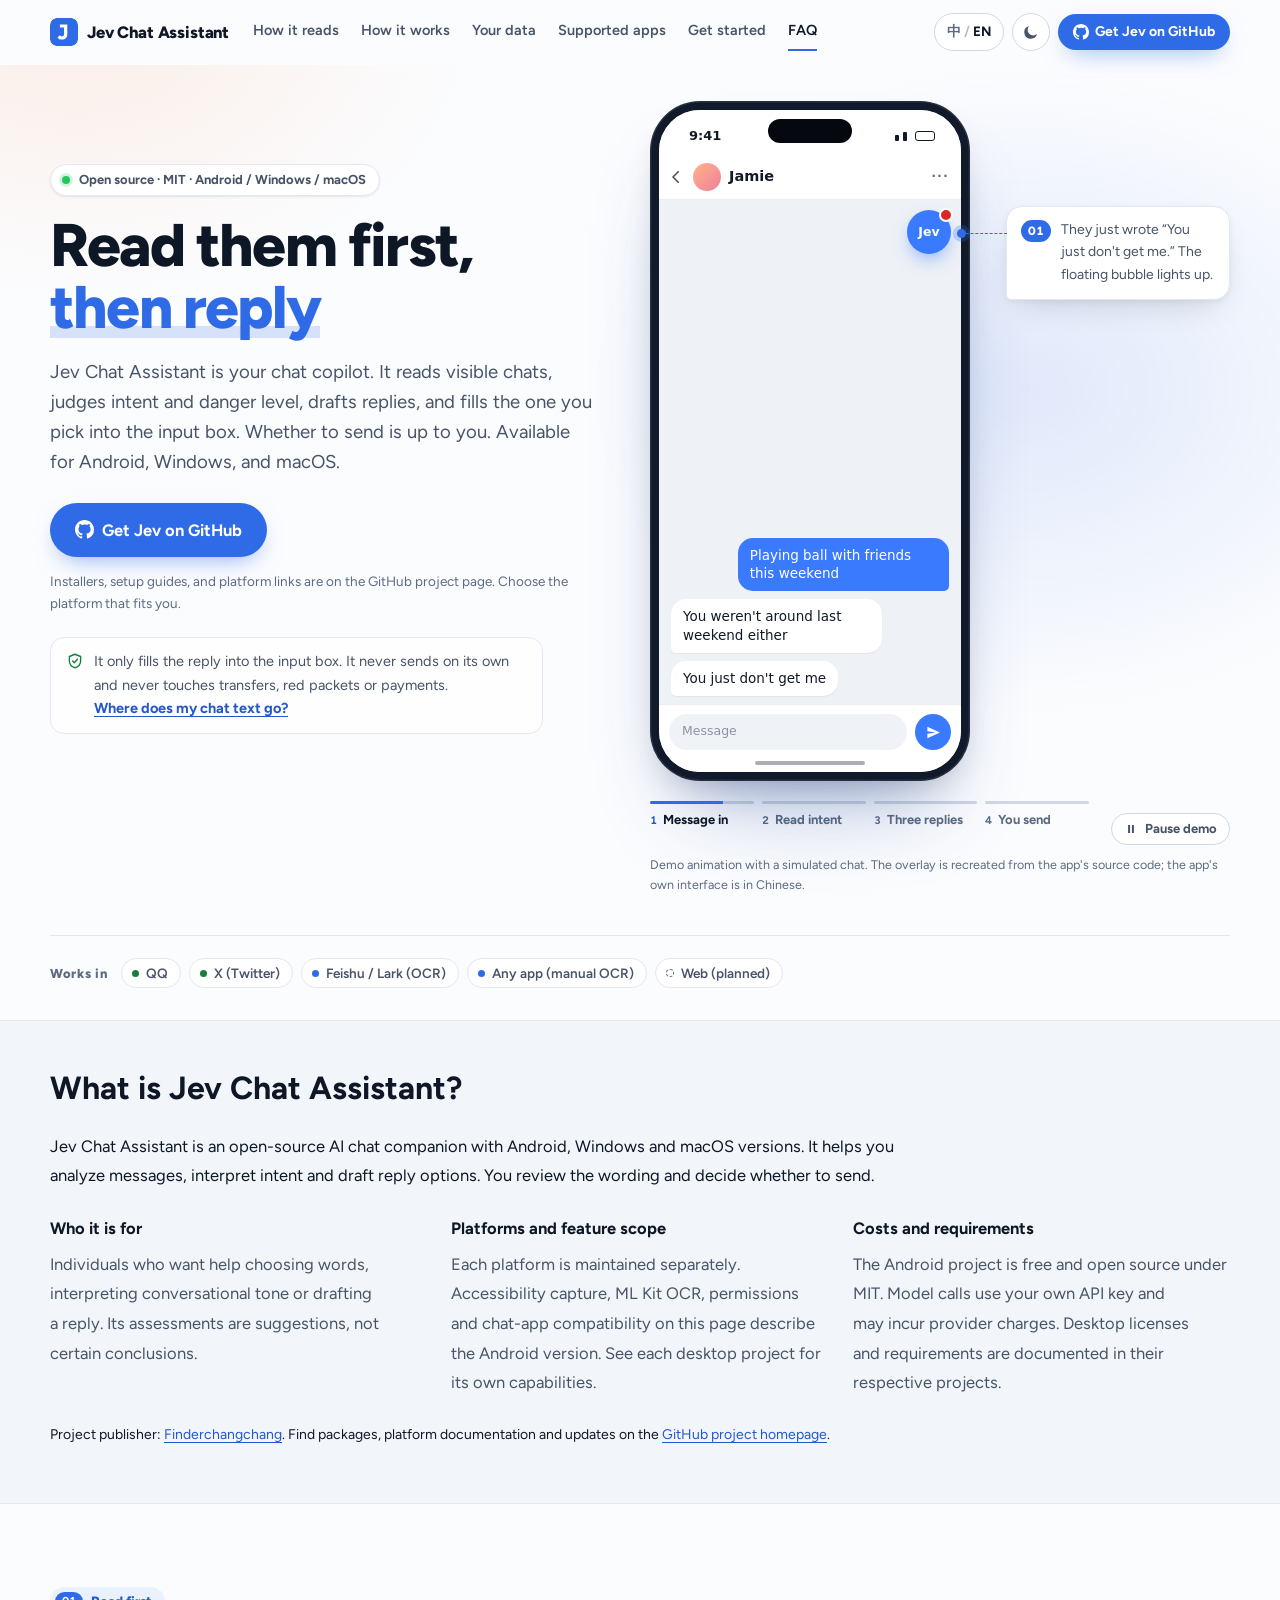
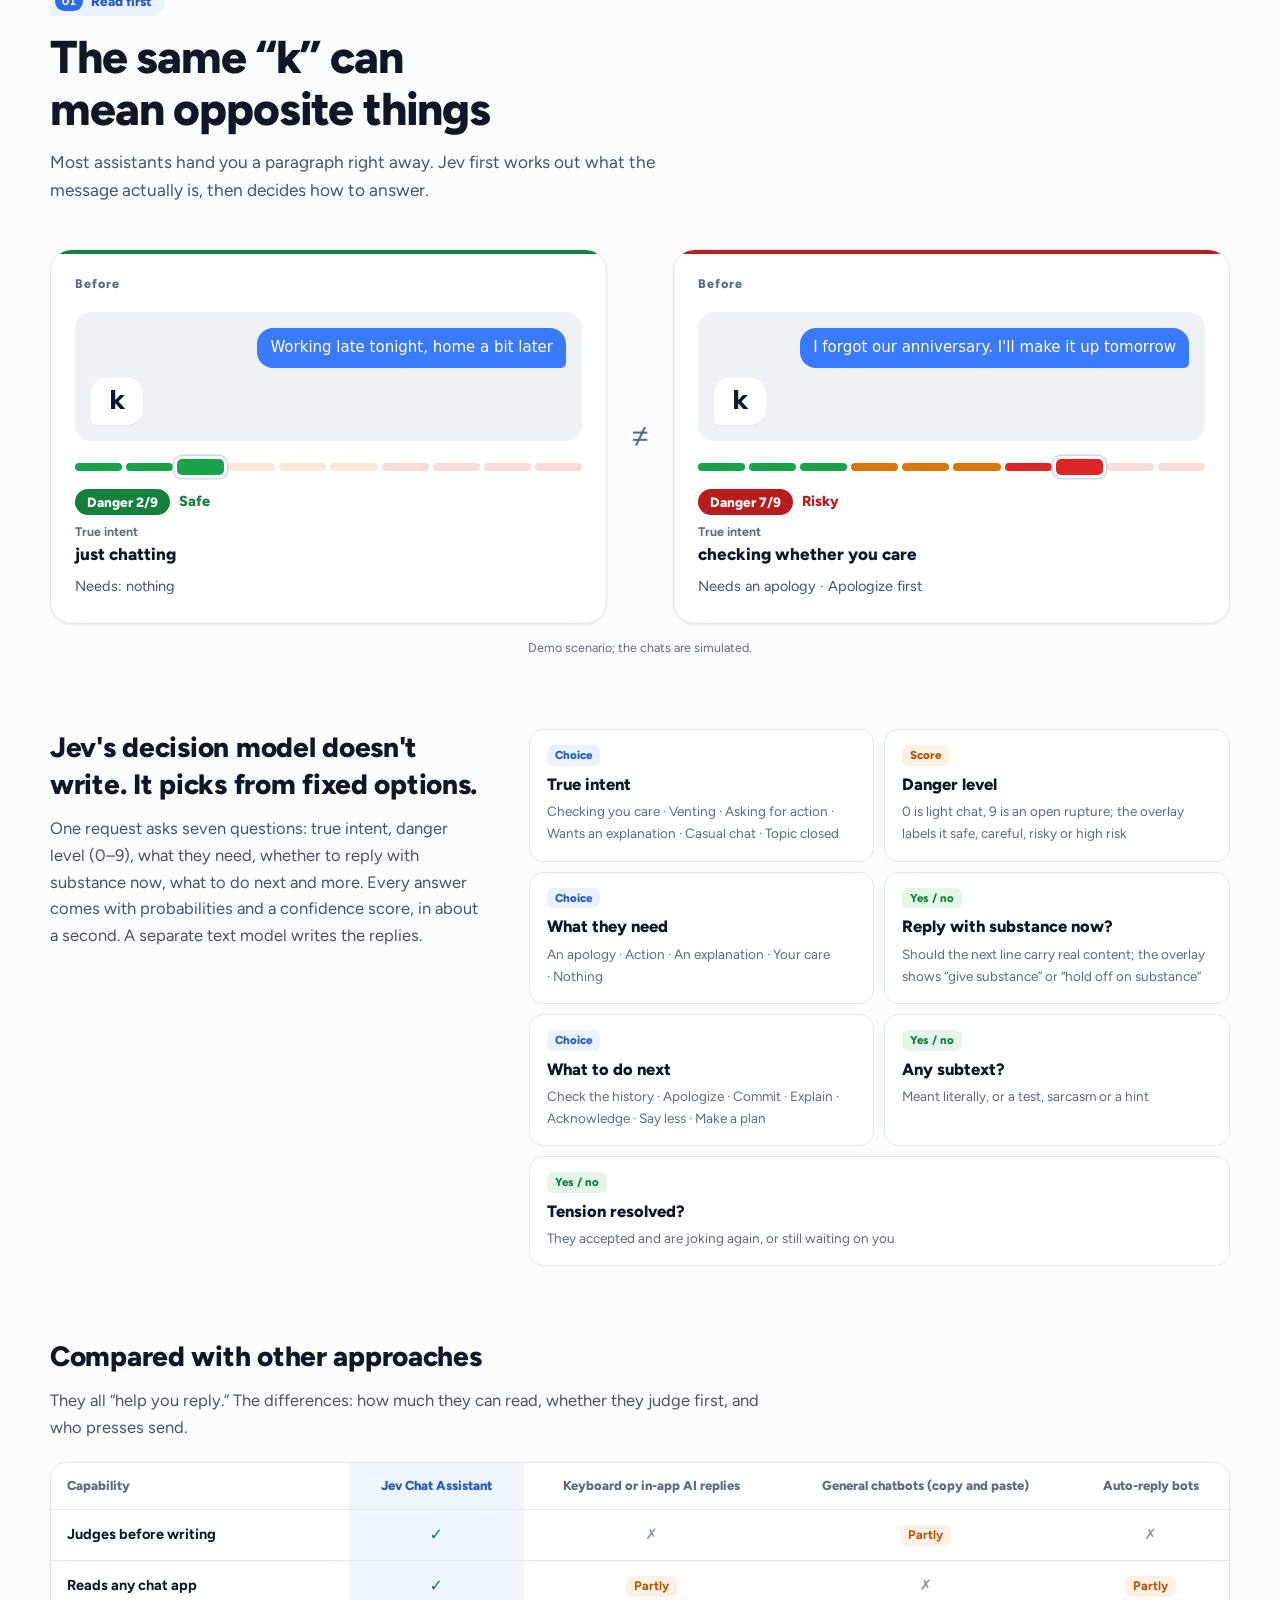
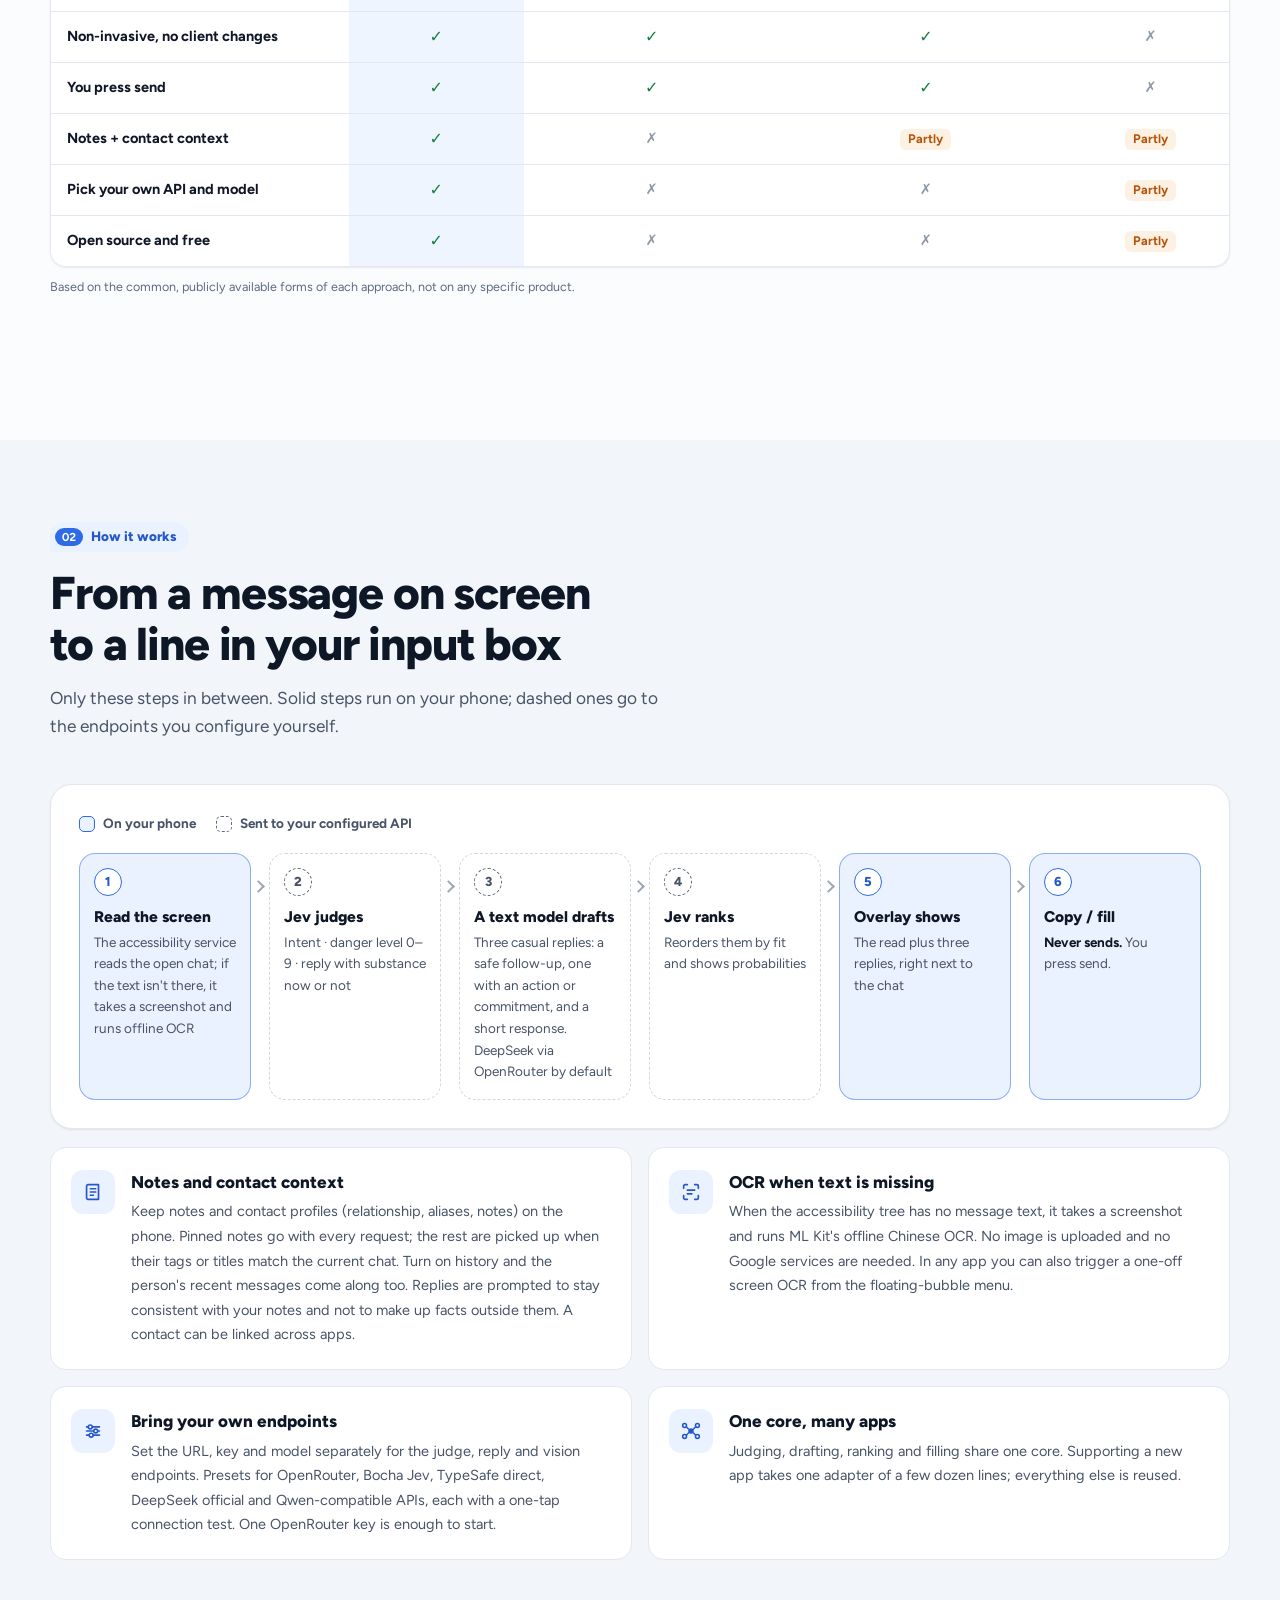
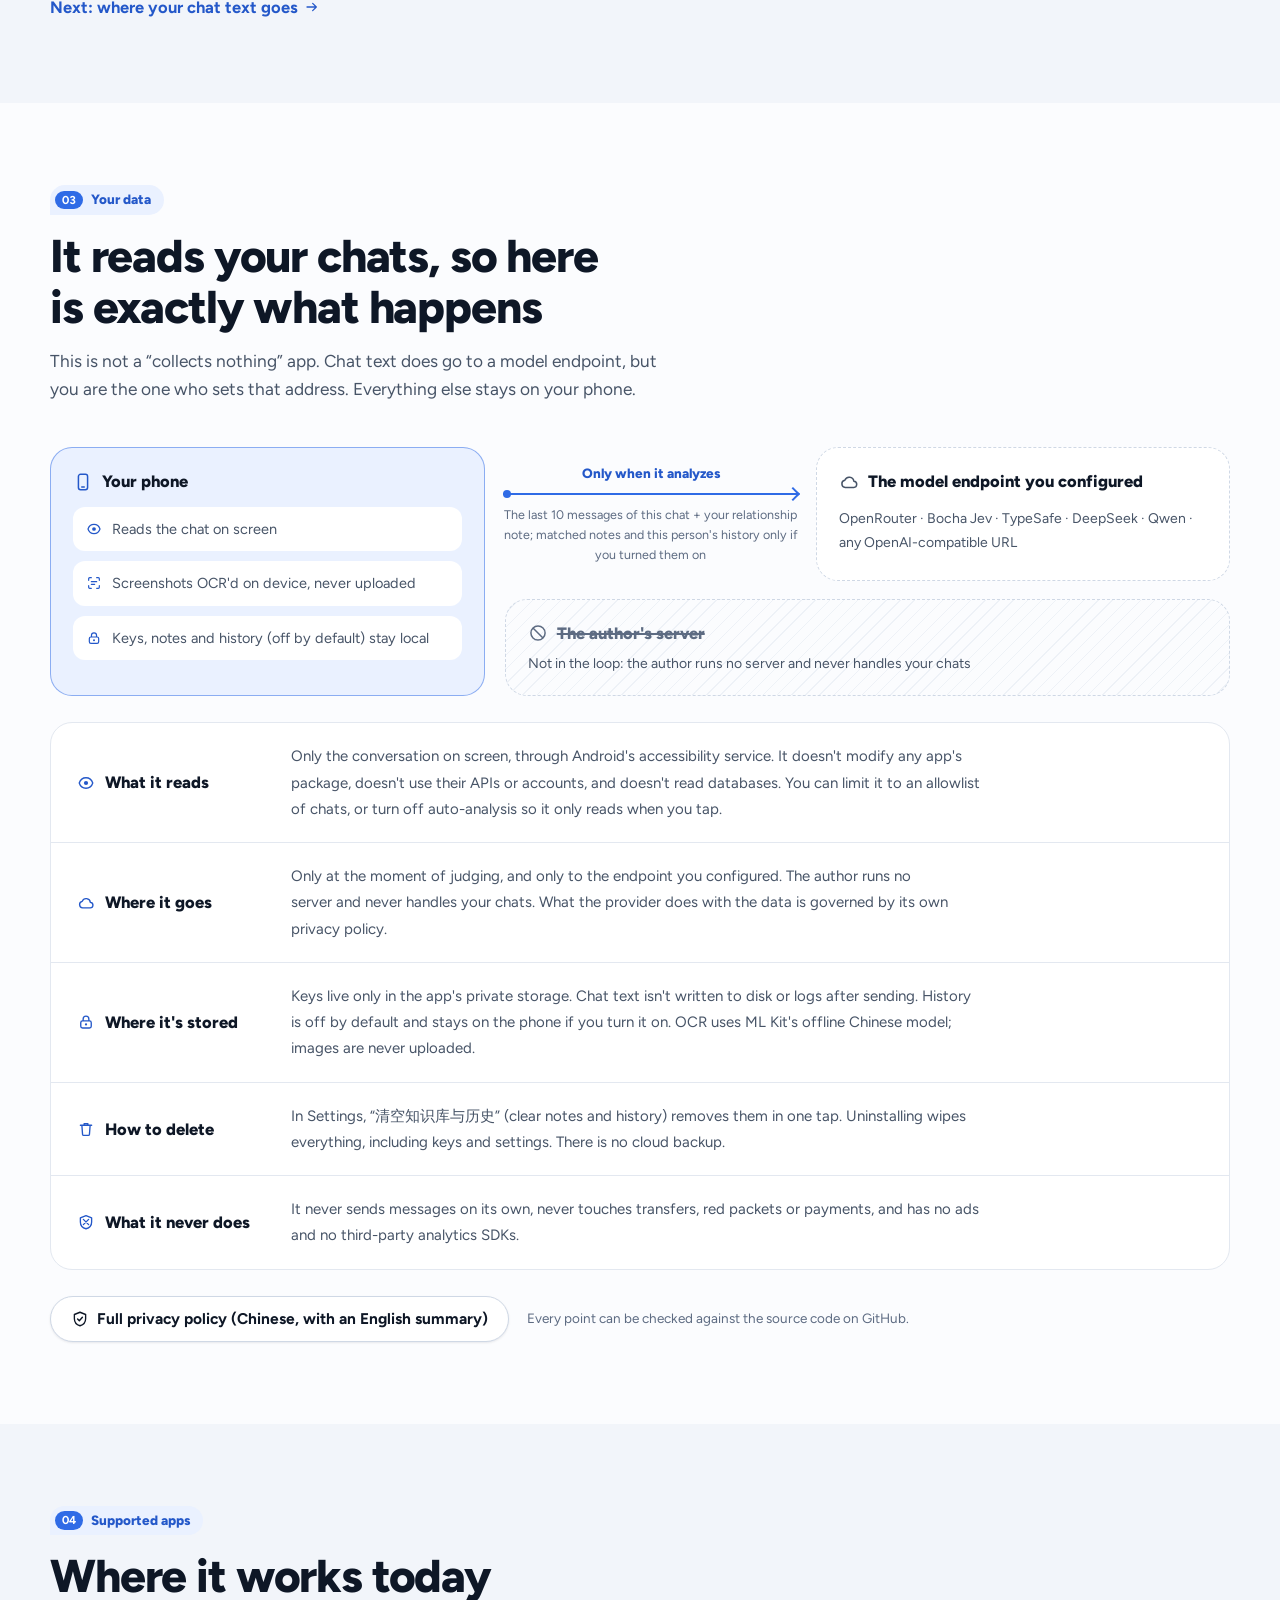
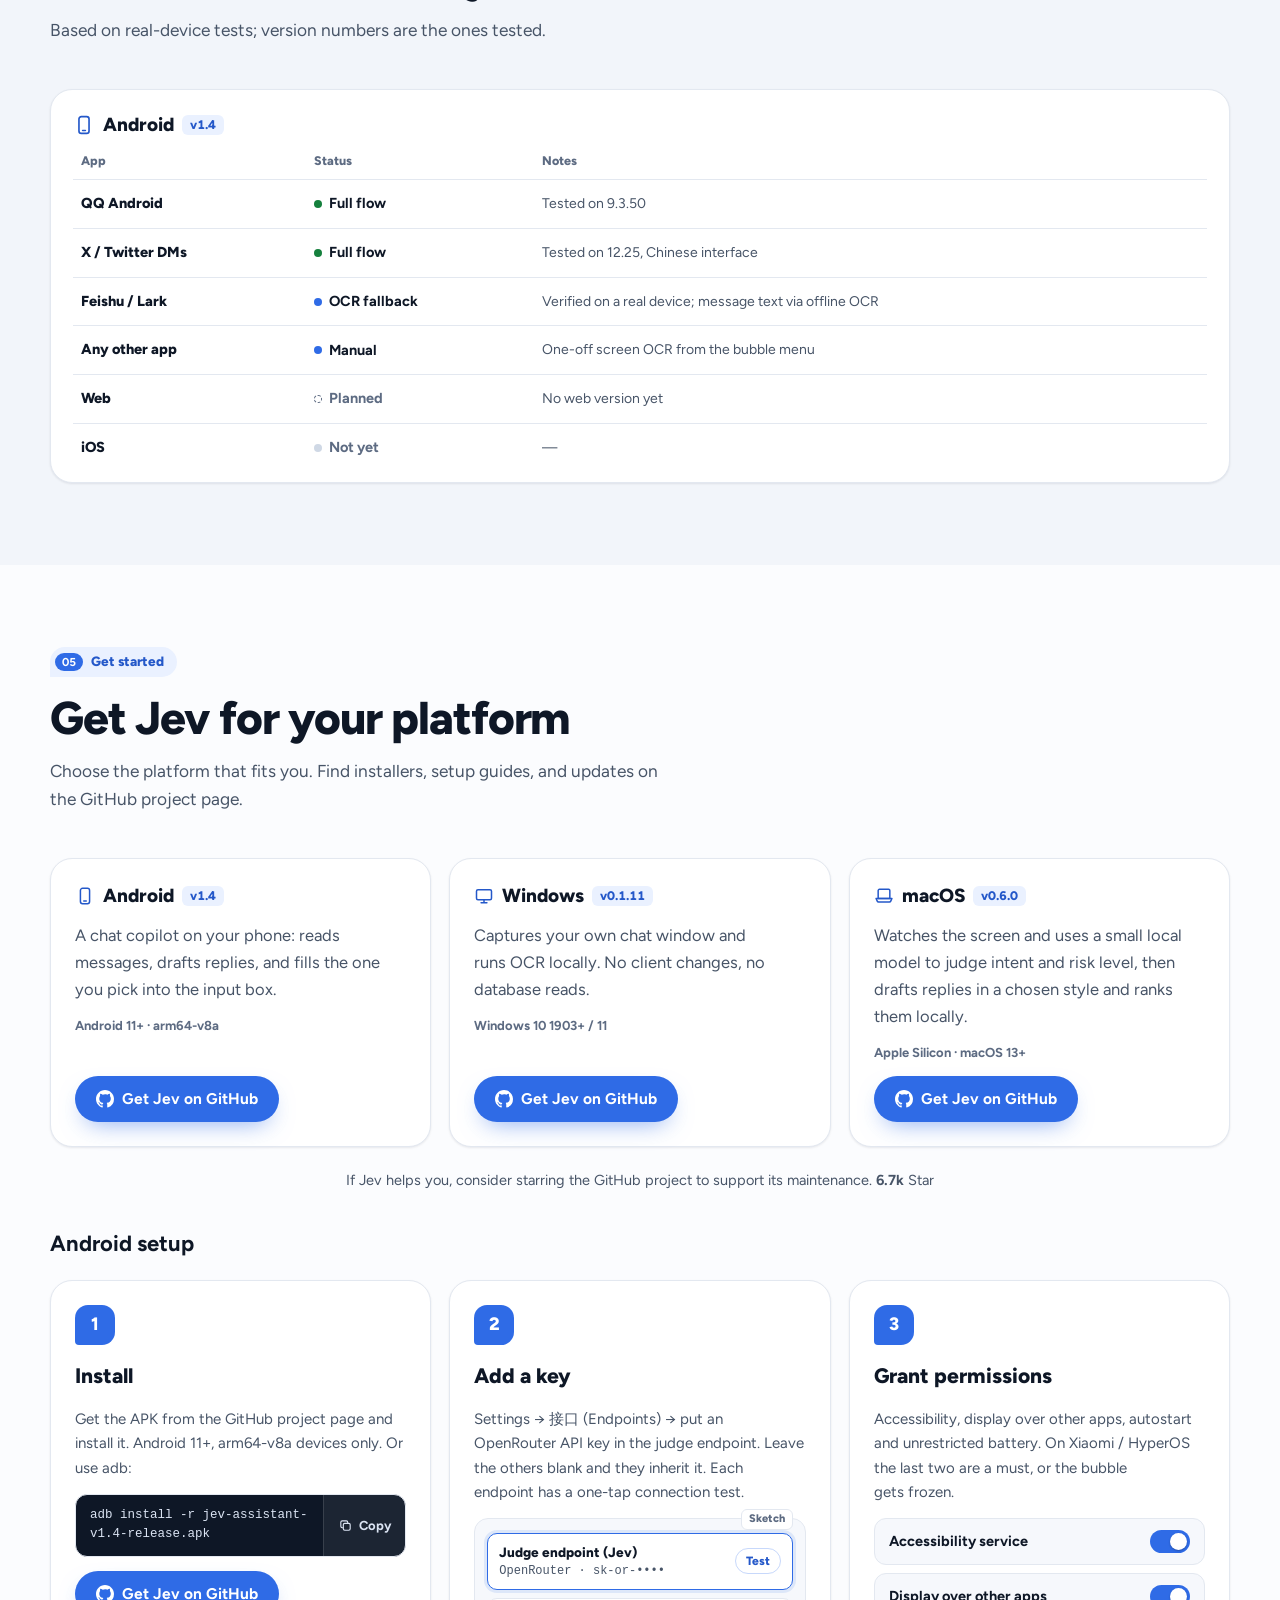
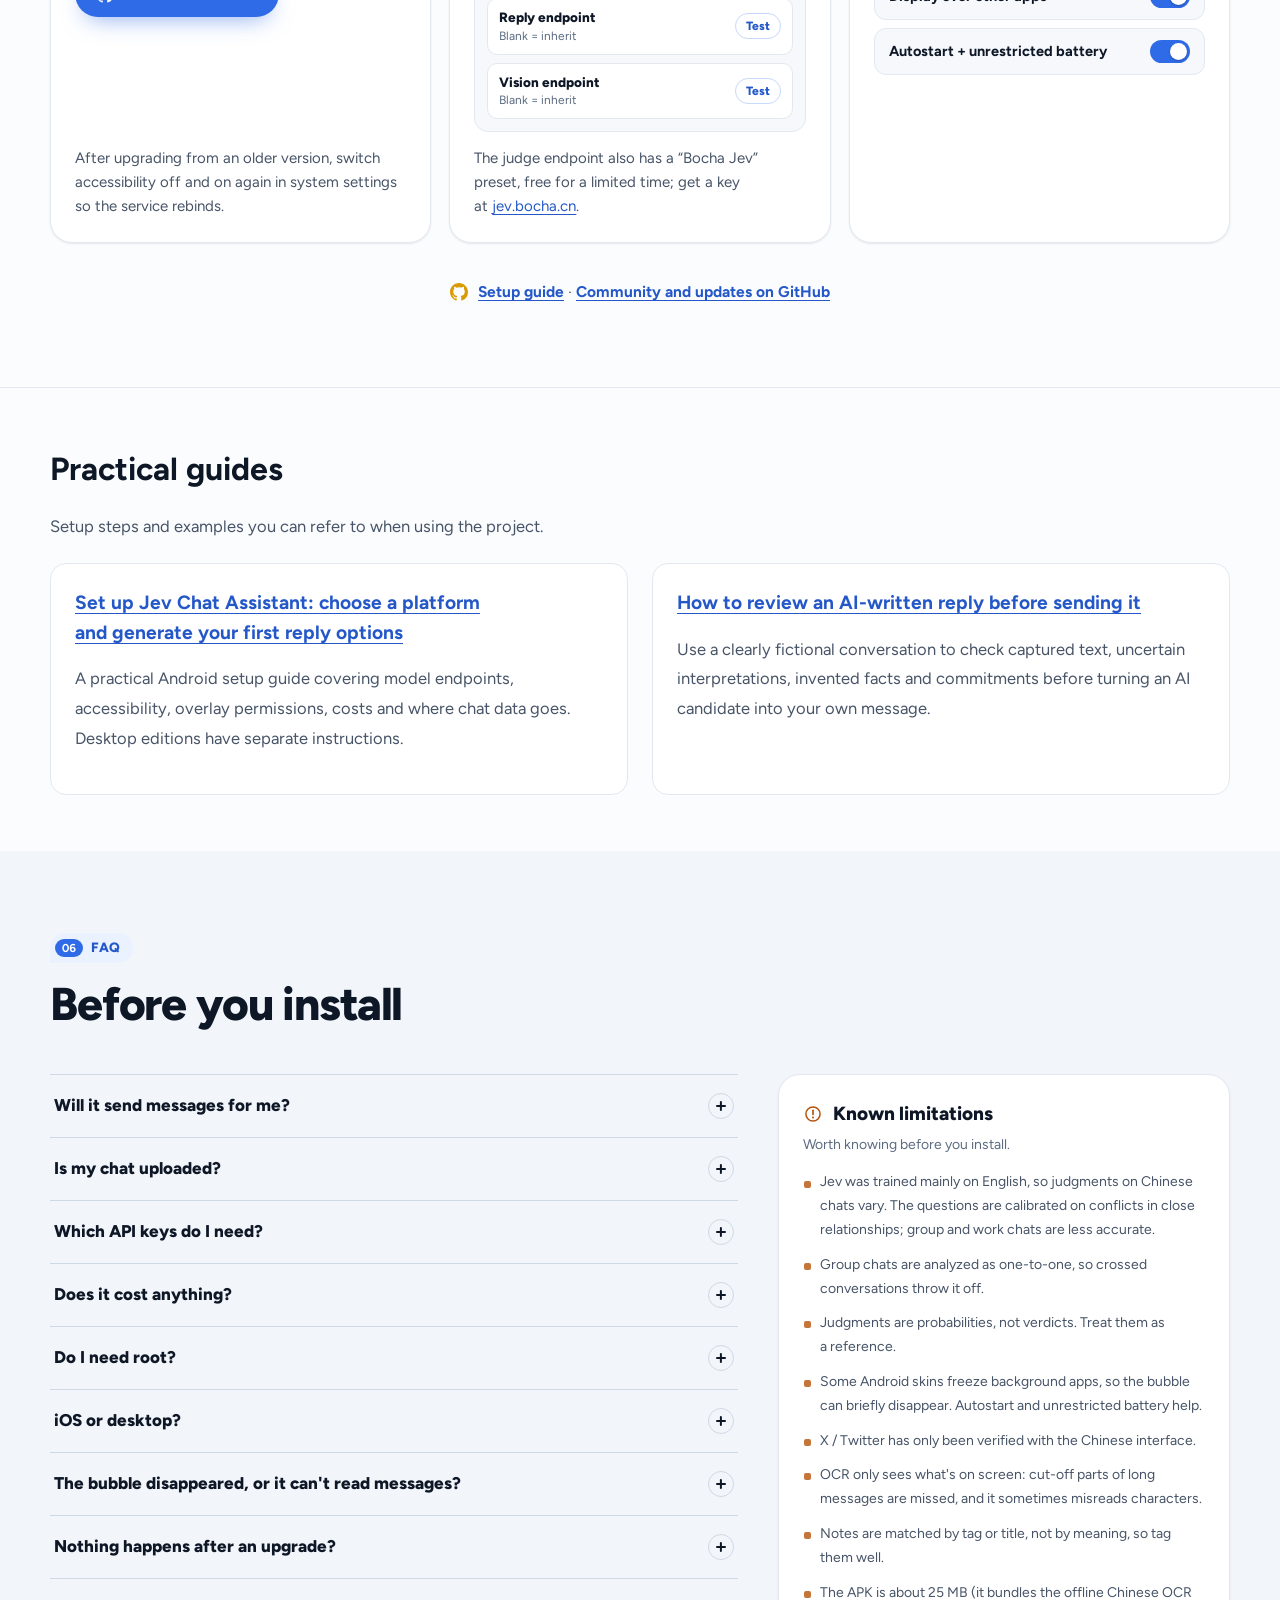
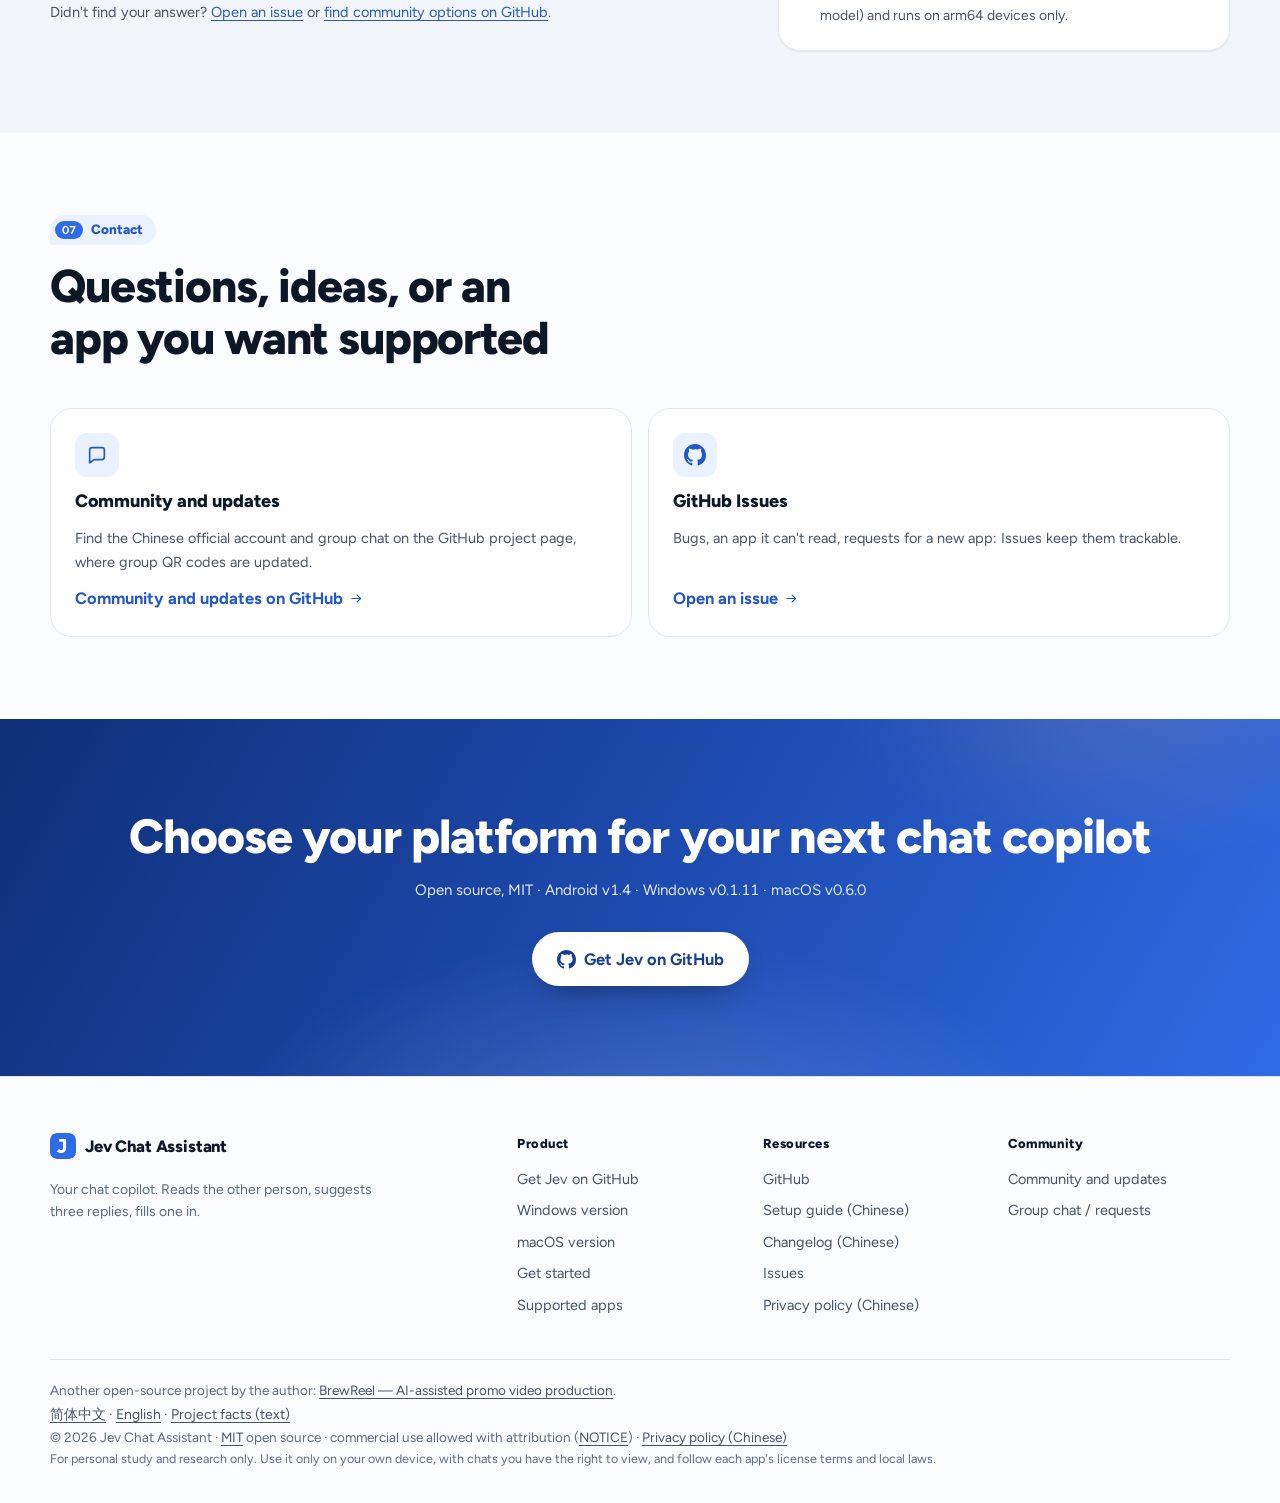
<file: site/en.html>
<!DOCTYPE html>
<html lang="en">
<head>
<meta charset="utf-8">
<meta name="viewport" content="width=device-width, initial-scale=1, viewport-fit=cover">
<title data-i18n="meta.title">Jev Chat Assistant — Open-source AI chat companion for Android, Windows and macOS</title>
<meta name="description" content="Jev Chat Assistant is available for Android, Windows, and macOS. It reads visible chats, judges intent and risk, drafts replies, and fills the one you choose. Sending stays manual. Find installers, guides, and community links on GitHub." data-i18n-attr="content:meta.desc">
<meta name="robots" content="index, follow, max-image-preview:large">
<link rel="canonical" href="https://chatjevs.com/en.html">
<link rel="alternate" hreflang="zh-CN" href="https://chatjevs.com/">
<link rel="alternate" hreflang="en" href="https://chatjevs.com/en.html">
<link rel="alternate" hreflang="x-default" href="https://chatjevs.com/">
<link rel="icon" href="assets/favicon.svg" type="image/svg+xml">
<link rel="apple-touch-icon" href="assets/apple-touch-icon.png">
<meta name="theme-color" content="#fbfcfe" media="(prefers-color-scheme: light)">
<meta name="theme-color" content="#0b1120" media="(prefers-color-scheme: dark)">
<meta name="color-scheme" content="light dark">
<meta property="og:type" content="website">
<meta property="og:url" content="https://chatjevs.com/en.html">
<meta property="og:site_name" content="Jev 聊天助手">
<meta property="og:title" content="Jev Chat Assistant — read them first, then reply" data-i18n-attr="content:meta.ogTitle">
<meta property="og:description" content="Reads the other person, suggests three replies, fills one in. Open source (MIT) for Android, Windows and macOS. It never sends for you." data-i18n-attr="content:meta.ogDesc">
<meta property="og:image" content="https://chatjevs.com/assets/og.png">
<meta property="og:image:width" content="1200">
<meta property="og:image:height" content="630">
<meta property="og:image:alt" content="Jev Chat Assistant: the overlay shows a danger level, the other person's true intent and three suggested replies" data-i18n-attr="content:meta.ogAlt">
<meta property="og:locale" content="en_US" data-i18n-attr="content:meta.locale">
<meta property="og:locale:alternate" content="zh_CN" data-i18n-attr="content:meta.localeAlt">
<meta name="twitter:card" content="summary_large_image">
<meta name="twitter:title" content="Jev Chat Assistant — read them first, then reply" data-i18n-attr="content:meta.ogTitle">
<meta name="twitter:description" content="Reads the other person, suggests three replies, fills one in. Open source (MIT) for Android, Windows and macOS. It never sends for you." data-i18n-attr="content:meta.ogDesc">
<meta name="twitter:image" content="https://chatjevs.com/assets/og.png">
<script type="application/ld+json" id="site-schema">
{
  "@context": "https://schema.org",
  "@graph": [
    {
      "@type": "Person",
      "@id": "https://chatjevs.com/#author",
      "name": "Finderchangchang",
      "url": "https://github.com/Finderchangchang"
    },
    {
      "@type": "WebSite",
      "@id": "https://chatjevs.com/#website",
      "url": "https://chatjevs.com/",
      "name": "Jev Chat Assistant",
      "inLanguage": [
        "zh-CN",
        "en"
      ],
      "publisher": {
        "@id": "https://chatjevs.com/#author"
      }
    },
    {
      "@type": "SoftwareApplication",
      "@id": "https://chatjevs.com/#software",
      "name": "Jev Chat Assistant",
      "alternateName": [
        "Jev Chat Assistant",
        "Jev 聊天助手"
      ],
      "url": "https://chatjevs.com/",
      "description": "Jev Chat Assistant is an open-source AI chat companion with Android, Windows and macOS versions. It helps you analyze messages, interpret intent and draft reply options. You review the wording and decide whether to send.",
      "sameAs": [
        "https://github.com/jev-chat/jev-chat-jarvis"
      ],
      "author": {
        "@id": "https://chatjevs.com/#author"
      },
      "applicationCategory": "CommunicationApplication",
      "operatingSystem": [
        "Android",
        "Windows",
        "macOS"
      ]
    },
    {
      "@type": "WebPage",
      "@id": "https://chatjevs.com/en.html#webpage",
      "url": "https://chatjevs.com/en.html",
      "name": "Jev Chat Assistant — Open-source AI chat companion for Android, Windows and macOS",
      "description": "Jev Chat Assistant is available for Android, Windows, and macOS. It reads visible chats, judges intent and risk, drafts replies, and fills the one you choose. Sending stays manual. Find installers, guides, and community links on GitHub.",
      "inLanguage": "en",
      "isPartOf": {
        "@id": "https://chatjevs.com/#website"
      },
      "mainEntity": {
        "@id": "https://chatjevs.com/#software"
      }
    }
  ]
}
</script>
<script>
  // Theme first; each language also has a complete, crawlable static HTML page.
  (function () {
    var d = document.documentElement;
    try {
      var theme = localStorage.getItem("jev-theme");
      if (theme === "dark" || theme === "light") d.setAttribute("data-theme", theme);
    } catch (e) {}
    var q = new URLSearchParams(location.search).get("lang");
    var saved = null;
    try { saved = localStorage.getItem("jev-lang"); } catch (e) {}
    var isEnglishPage = /\/en\.html$/.test(location.pathname);
    var next = q === "en" || q === "zh" ? q : (isEnglishPage ? "en" :
      (saved === "en" || saved === "zh" ? saved : (/^zh(?:-|$)/i.test((navigator.languages && navigator.languages[0]) || navigator.language || "zh") ? "zh" : "en")));
    if ((next === "en") !== isEnglishPage) {
      var url = new URL(next === "en" ? "en.html" : "./", location.href);
      url.search = location.search;
      url.hash = location.hash;
      location.replace(url.href);
    }
  })();
</script>
<link rel="preconnect" href="https://fonts.googleapis.com">
<link rel="preconnect" href="https://fonts.gstatic.com" crossorigin>
<link rel="stylesheet" href="https://fonts.googleapis.com/css2?family=Figtree:wght@400..800&amp;display=swap" media="print" onload="this.media='all'">
<noscript><link rel="stylesheet" href="https://fonts.googleapis.com/css2?family=Figtree:wght@400..800&amp;display=swap"></noscript>
<link rel="stylesheet" href="style.css?v=20260930b">
<script defer src="i18n.js?v=20260930b"></script>
<script defer src="main.js?v=20260930b"></script>
<script defer src="https://umami.jisikeji.cn/script.js" data-website-id="e294ceb6-4001-47a0-a18b-d225cd09017a"></script>
</head>
<body>

<svg class="sprite" aria-hidden="true" focusable="false">
  <symbol id="i-github" viewBox="0 0 16 16"><path fill="currentColor" d="M8 0C3.58 0 0 3.58 0 8c0 3.54 2.29 6.53 5.47 7.59.4.07.55-.17.55-.38 0-.19-.01-.82-.01-1.49-2.01.37-2.53-.49-2.69-.94-.09-.23-.48-.94-.82-1.13-.28-.15-.68-.52-.01-.53.63-.01 1.08.58 1.23.82.72 1.21 1.87.87 2.33.66.07-.52.28-.87.51-1.07-1.78-.2-3.64-.89-3.64-3.95 0-.87.31-1.59.82-2.15-.08-.2-.36-1.02.08-2.12 0 0 .67-.21 2.2.82a7.4 7.4 0 0 1 2-.27c.68 0 1.36.09 2 .27 1.53-1.04 2.2-.82 2.2-.82.44 1.1.16 1.92.08 2.12.51.56.82 1.27.82 2.15 0 3.07-1.87 3.75-3.65 3.95.29.25.54.73.54 1.48 0 1.07-.01 1.93-.01 2.2 0 .21.15.46.55.38A8.01 8.01 0 0 0 16 8c0-4.42-3.58-8-8-8z"/></symbol>
  <symbol id="i-star" viewBox="0 0 24 24"><path fill="currentColor" d="M12 2.9l2.75 5.8 6.35.8-4.65 4.4 1.2 6.3L12 17.1l-5.65 3.1 1.2-6.3L2.9 9.5l6.35-.8z"/></symbol>
  <symbol id="i-down" viewBox="0 0 24 24"><path d="M12 4v11M7.5 10.8 12 15.3l4.5-4.5M5 19.5h14" fill="none" stroke="currentColor" stroke-width="2" stroke-linecap="round" stroke-linejoin="round"/></symbol>
  <symbol id="i-arrow" viewBox="0 0 24 24"><path d="M4.5 12h14M13 6.5l5.5 5.5-5.5 5.5" fill="none" stroke="currentColor" stroke-width="1.9" stroke-linecap="round" stroke-linejoin="round"/></symbol>
  <symbol id="i-copy" viewBox="0 0 24 24"><rect x="8.5" y="8.5" width="11" height="11" rx="2.2" fill="none" stroke="currentColor" stroke-width="1.8"/><path d="M15.5 8.5V6.7a2.2 2.2 0 0 0-2.2-2.2H6.7a2.2 2.2 0 0 0-2.2 2.2v6.6a2.2 2.2 0 0 0 2.2 2.2h1.8" fill="none" stroke="currentColor" stroke-width="1.8"/></symbol>
  <symbol id="i-check" viewBox="0 0 24 24"><path d="M5 12.5l4.3 4.3L19 7.2" fill="none" stroke="currentColor" stroke-width="2.2" stroke-linecap="round" stroke-linejoin="round"/></symbol>
  <symbol id="i-cross" viewBox="0 0 24 24"><path d="M7 7l10 10M17 7L7 17" fill="none" stroke="currentColor" stroke-width="2" stroke-linecap="round"/></symbol>
  <symbol id="i-sun" viewBox="0 0 24 24"><circle cx="12" cy="12" r="4.2" fill="currentColor"/><path d="M12 2.6v2.4M12 19v2.4M2.6 12h2.4M19 12h2.4M5.3 5.3l1.7 1.7M17 17l1.7 1.7M18.7 5.3L17 7M7 17l-1.7 1.7" stroke="currentColor" stroke-width="1.7" stroke-linecap="round"/></symbol>
  <symbol id="i-moon" viewBox="0 0 24 24"><path fill="currentColor" d="M20 14.4A8.6 8.6 0 1 1 9.6 4a7 7 0 0 0 10.4 10.4z"/></symbol>
  <symbol id="i-menu" viewBox="0 0 24 24"><path d="M4 7h16M4 12h16M4 17h16" stroke="currentColor" stroke-width="1.8" stroke-linecap="round"/></symbol>
  <symbol id="i-shield" viewBox="0 0 24 24"><path d="M12 3l7.5 3v5.6c0 4.3-3 8-7.5 9.4-4.5-1.4-7.5-5.1-7.5-9.4V6z" fill="none" stroke="currentColor" stroke-width="1.8" stroke-linejoin="round"/><path d="M8.8 12l2.3 2.3 4.1-4.6" fill="none" stroke="currentColor" stroke-width="1.9" stroke-linecap="round" stroke-linejoin="round"/></symbol>
  <symbol id="i-send" viewBox="0 0 24 24"><path fill="currentColor" d="M3.4 20.1 21 12 3.4 3.9l-.1 6.3L15 12 3.3 13.8z"/></symbol>
  <symbol id="i-back" viewBox="0 0 24 24"><path d="M15 5l-7 7 7 7" fill="none" stroke="currentColor" stroke-width="2.2" stroke-linecap="round" stroke-linejoin="round"/></symbol>
  <symbol id="i-gear" viewBox="0 0 24 24"><circle cx="12" cy="12" r="3.2" fill="none" stroke="currentColor" stroke-width="1.8"/><path d="M12 3v2.6M12 18.4V21M3 12h2.6M18.4 12H21M5.6 5.6l1.9 1.9M16.5 16.5l1.9 1.9M18.4 5.6l-1.9 1.9M7.5 16.5l-1.9 1.9" stroke="currentColor" stroke-width="1.8" stroke-linecap="round"/></symbol>
  <symbol id="i-play" viewBox="0 0 24 24"><path fill="currentColor" d="M8 5.2v13.6L18.8 12z"/></symbol>
  <symbol id="i-pause" viewBox="0 0 24 24"><path fill="currentColor" d="M7 5h3.4v14H7zM13.6 5H17v14h-3.4z"/></symbol>
  <symbol id="i-phone" viewBox="0 0 24 24"><rect x="6.5" y="2.8" width="11" height="18.4" rx="2.6" fill="none" stroke="currentColor" stroke-width="1.8"/><path d="M10.5 18h3" stroke="currentColor" stroke-width="1.8" stroke-linecap="round"/></symbol>
  <symbol id="i-monitor" viewBox="0 0 24 24"><rect x="3" y="4.5" width="18" height="12" rx="1.8" fill="none" stroke="currentColor" stroke-width="1.8"/><path d="M8.5 20h7M12 16.5V20" stroke="currentColor" stroke-width="1.8" stroke-linecap="round"/></symbol>
  <symbol id="i-laptop" viewBox="0 0 24 24"><path d="M5 5.5A1.5 1.5 0 0 1 6.5 4h11A1.5 1.5 0 0 1 19 5.5V15H5z" fill="none" stroke="currentColor" stroke-width="1.8" stroke-linejoin="round"/><path d="M2.5 15h19l-1.4 3.1a1.7 1.7 0 0 1-1.55 1H5.45a1.7 1.7 0 0 1-1.55-1z" fill="none" stroke="currentColor" stroke-width="1.8" stroke-linejoin="round"/></symbol>
  <symbol id="i-eye" viewBox="0 0 24 24"><path d="M12 5c4.4 0 7.8 3.2 9 7-1.2 3.8-4.6 7-9 7s-7.8-3.2-9-7c1.2-3.8 4.6-7 9-7z" fill="none" stroke="currentColor" stroke-width="1.8"/><circle cx="12" cy="12" r="2.8" fill="currentColor"/></symbol>
  <symbol id="i-scan" viewBox="0 0 24 24"><path d="M4 8V5.5A1.5 1.5 0 0 1 5.5 4H8M16 4h2.5A1.5 1.5 0 0 1 20 5.5V8M20 16v2.5a1.5 1.5 0 0 1-1.5 1.5H16M8 20H5.5A1.5 1.5 0 0 1 4 18.5V16" fill="none" stroke="currentColor" stroke-width="1.8" stroke-linecap="round"/><path d="M8 10h8M8 14h5" stroke="currentColor" stroke-width="1.8" stroke-linecap="round"/></symbol>
  <symbol id="i-lock" viewBox="0 0 24 24"><rect x="5" y="10.5" width="14" height="9.5" rx="2.4" fill="none" stroke="currentColor" stroke-width="1.8"/><path d="M8.2 10.5V8a3.8 3.8 0 0 1 7.6 0v2.5" fill="none" stroke="currentColor" stroke-width="1.8"/><circle cx="12" cy="15.2" r="1.5" fill="currentColor"/></symbol>
  <symbol id="i-cloud" viewBox="0 0 24 24"><path d="M7.5 18.5h9.8a3.7 3.7 0 0 0 .5-7.4 5.6 5.6 0 0 0-10.8-1.3A4.4 4.4 0 0 0 7.5 18.5z" fill="none" stroke="currentColor" stroke-width="1.8" stroke-linejoin="round"/></symbol>
  <symbol id="i-ban" viewBox="0 0 24 24"><circle cx="12" cy="12" r="8.5" fill="none" stroke="currentColor" stroke-width="1.8"/><path d="M6 6l12 12" stroke="currentColor" stroke-width="1.8"/></symbol>
  <symbol id="i-trash" viewBox="0 0 24 24"><path d="M4.5 7h15M9.5 7V4.8h5V7M6.5 7l.9 12.2a1.5 1.5 0 0 0 1.5 1.3h6.2a1.5 1.5 0 0 0 1.5-1.3L17.5 7" fill="none" stroke="currentColor" stroke-width="1.8" stroke-linecap="round" stroke-linejoin="round"/></symbol>
  <symbol id="i-hand" viewBox="0 0 24 24"><path d="M12 3.5l7.5 3.1v5.3c0 4.4-3.1 7.9-7.5 9.1-4.4-1.2-7.5-4.7-7.5-9.1V6.6z" fill="none" stroke="currentColor" stroke-width="1.8" stroke-linejoin="round"/><path d="M8.5 8.5l7 7M15.5 8.5l-7 7" stroke="currentColor" stroke-width="1.8" stroke-linecap="round"/></symbol>
  <symbol id="i-book" viewBox="0 0 24 24"><path d="M5 5.5A1.5 1.5 0 0 1 6.5 4H18v16H6.5A1.5 1.5 0 0 1 5 18.5z" fill="none" stroke="currentColor" stroke-width="1.8" stroke-linejoin="round"/><path d="M9 8.5h6M9 12h6M9 15.5h3.5" stroke="currentColor" stroke-width="1.7" stroke-linecap="round"/></symbol>
  <symbol id="i-plug" viewBox="0 0 24 24"><path d="M5 7.5h14M5 12h14M5 16.5h14" stroke="currentColor" stroke-width="1.8" stroke-linecap="round"/><circle cx="9" cy="7.5" r="2.1" fill="var(--card, #fff)" stroke="currentColor" stroke-width="1.8"/><circle cx="15" cy="12" r="2.1" fill="var(--card, #fff)" stroke="currentColor" stroke-width="1.8"/><circle cx="10" cy="16.5" r="2.1" fill="var(--card, #fff)" stroke="currentColor" stroke-width="1.8"/></symbol>
  <symbol id="i-core" viewBox="0 0 24 24"><circle cx="12" cy="12" r="3" fill="currentColor"/><circle cx="5" cy="6" r="2.1" fill="none" stroke="currentColor" stroke-width="1.7"/><circle cx="19" cy="6" r="2.1" fill="none" stroke="currentColor" stroke-width="1.7"/><circle cx="5" cy="18" r="2.1" fill="none" stroke="currentColor" stroke-width="1.7"/><circle cx="19" cy="18" r="2.1" fill="none" stroke="currentColor" stroke-width="1.7"/><path d="M6.8 7.4l3 3M17.2 7.4l-3 3M6.8 16.6l3-3M17.2 16.6l-3-3" stroke="currentColor" stroke-width="1.6"/></symbol>
  <symbol id="i-chat" viewBox="0 0 24 24"><path d="M4 6.5A2.5 2.5 0 0 1 6.5 4h11A2.5 2.5 0 0 1 20 6.5v8a2.5 2.5 0 0 1-2.5 2.5H9l-5 3.5z" fill="none" stroke="currentColor" stroke-width="1.8" stroke-linejoin="round"/></symbol>
  <symbol id="i-alert" viewBox="0 0 24 24"><circle cx="12" cy="12" r="8.5" fill="none" stroke="currentColor" stroke-width="1.8"/><path d="M12 7.5v5.2" stroke="currentColor" stroke-width="2" stroke-linecap="round"/><circle cx="12" cy="16.3" r="1.2" fill="currentColor"/></symbol>
</svg>

<a class="skip" href="#main" data-i18n="skip">Skip to main content</a>

<header class="nav" id="nav">
  <div class="wrap nav-in">
    <a aria-label="Jev Chat Assistant home" class="brand" href="#top" data-i18n-attr="aria-label:a.brand">
      <img src="assets/favicon.svg" alt="" width="28" height="28">
      <span class="brand-name" data-i18n="brand.name">Jev Chat Assistant</span>
    </a>

    <nav aria-label="Main" class="menu" id="navMenu" data-i18n-attr="aria-label:a.nav">
      <a href="#read" data-i18n="nav.read">How it reads</a>
      <a href="#how" data-i18n="nav.how">How it works</a>
      <a href="#privacy" data-i18n="nav.privacy">Your data</a>
      <a href="#apps" data-i18n="nav.apps">Supported apps</a>
      <a href="#start" data-i18n="nav.start">Get started</a>
      <a href="#faq" data-i18n="nav.faq">FAQ</a>
    </nav>

    <div class="nav-act">
      <button aria-label="切换到中文" class="lang-btn" id="langBtn" type="button" data-i18n-attr="aria-label:a.lang"><span class="l-zh">中</span><span class="l-sep" aria-hidden="true">/</span><span class="l-en">EN</span></button>
      <button title="Toggle light and dark theme" aria-label="Toggle light and dark theme" class="icon-btn" id="themeBtn" type="button" data-i18n-attr="aria-label:a.theme;title:a.theme">
        <svg class="ico-sun" width="18" height="18" aria-hidden="true"><use href="#i-sun"/></svg>
        <svg class="ico-moon" width="18" height="18" aria-hidden="true"><use href="#i-moon"/></svg>
      </button>
      <a class="btn btn-primary btn-sm nav-dl" href="https://github.com/jev-chat/jev-chat-jarvis" target="_blank" rel="noopener" data-umami-event="go-main-repo" data-umami-event-pos="nav" data-umami-event-intent="get">
        <svg width="16" height="16" aria-hidden="true"><use href="#i-github"/></svg><span data-i18n="nav.dl">Get Jev on GitHub</span>
      </a>
      <button aria-label="Open menu" class="icon-btn burger" id="burger" type="button" aria-expanded="false" aria-controls="navMenu" data-i18n-attr="aria-label:a.menuOpen">
        <svg width="20" height="20" aria-hidden="true"><use href="#i-menu"/></svg>
      </button>
    </div>
  </div>
</header>

<main id="main">

<!-- ===================== 首屏：一句话 + 会动的悬浮窗演示 ===================== -->
<section class="hero" id="top" aria-labelledby="hero-title">
  <div class="wrap hero-grid">
    <div class="hero-copy">
      <p class="eyebrow"><span class="dot-live" aria-hidden="true"></span><span data-i18n="hero.eyebrow">Open source · MIT · Android / Windows / macOS</span></p>
      <h1 id="hero-title" data-i18n="hero.title">Read them first,<br><span class='hl'>then reply</span></h1>
      <p class="hero-sub" data-i18n="hero.sub">Jev Chat Assistant is your chat copilot. It reads visible chats, judges intent and danger level, drafts replies, and fills the one you pick into the input box. Whether to send is up to you. Available for Android, Windows, and macOS.</p>

      <div class="hero-cta">
        <a class="btn btn-primary btn-lg" href="https://github.com/jev-chat/jev-chat-jarvis" target="_blank" rel="noopener" data-umami-event="go-main-repo" data-umami-event-pos="hero" data-umami-event-intent="get">
          <svg width="19" height="19" aria-hidden="true"><use href="#i-github"/></svg><span data-i18n="hero.dl">Get Jev on GitHub</span>
        </a>
      </div>
      <p class="hero-meta" data-i18n="hero.meta">Installers, setup guides, and platform links are on the GitHub project page. Choose the platform that fits you.</p>

      <p class="hero-note"><svg width="18" height="18" aria-hidden="true"><use href="#i-shield"/></svg><span data-i18n="hero.note">It only fills the reply into the input box. It never sends on its own and never touches transfers, red packets or payments. <a href='#privacy'>Where does my chat text go?</a></span></p>
    </div>

    <figure aria-label="Demo: how the Jev overlay helps you answer one message" class="demo" id="demo" data-step="4" data-i18n-attr="aria-label:demo.aria">
      <p class="sr" data-i18n="demo.sr">Demo animation: the other person writes “You just don't get me.” The Jev overlay rates it danger 8/9, high risk; their true intent is checking whether you care, so it suggests acknowledging the feeling and holding off on substance. It then shows three ranked replies. Tapping Fill on the first one puts it in the input box; you press send yourself.</p>
      <div class="demo-stage">
        <div class="phone" aria-hidden="true">
          <div class="ph-screen">
            <div class="ph-status"><span>9:41</span><span class="ph-sys"><i></i><i></i><i></i></span></div>
            <div class="ph-head">
              <svg class="ph-back" width="18" height="18"><use href="#i-back"/></svg>
              <span class="ph-av"></span>
              <span class="ph-name" data-i18n="demo.chatName">Jamie</span>
              <span class="ph-more">···</span>
            </div>
            <div class="ph-chat">
              <p class="msg me" data-i18n="demo.m1">Playing ball with friends this weekend</p>
              <p class="msg them" data-i18n="demo.m2">You weren't around last weekend either</p>
              <p class="msg them m-new" data-i18n="demo.m3">You just don't get me</p>
            </div>

            <div class="ph-ball"><span>Jev</span><i class="ph-dot"></i></div>

            <div class="jp">
              <div class="jp-head"><b data-i18n="demo.panelTitle">Jev analysis</b><span class="jp-ic"><svg width="15" height="15"><use href="#i-gear"/></svg><svg width="15" height="15"><use href="#i-cross"/></svg></span></div>
              <div class="jp-body">
                <p class="jp-hint" data-i18n="demo.kb">No notes used</p>
                <p class="jp-badge"><span class="jp-lvl" data-i18n="demo.badge">Danger 8/9</span><span class="jp-word" data-i18n="demo.word">High risk</span></p>
                <p class="jp-intent" data-i18n="demo.intent">True intent: see if you care</p>
                <p class="jp-hint jp-conf" data-i18n="demo.conf">Confidence 82%</p>
                <p class="jp-bits" data-i18n="demo.bits">Wants your care · Acknowledge · No substance yet</p>
                <div class="jp-div"></div>
                <p class="jp-label" data-i18n="demo.listLabel">Suggested replies (ranked by Jev)</p>
                <p class="jp-hint jp-gen" data-i18n="demo.gen">Generating…</p>
                <div class="jp-card jp-r1">
                  <p class="jp-rank">1 · 64%</p>
                  <p class="jp-text" data-i18n="demo.r1">I didn't think about how you felt. Will you tell me?</p>
                  <p class="jp-pills"><span class="jp-pill" data-i18n="demo.copy">Copy</span><span class="jp-pill jp-fill" data-i18n="demo.fill">Fill</span><i class="jp-tap"></i></p>
                </div>
                <div class="jp-card jp-r2">
                  <p class="jp-rank">2 · 24%</p>
                  <p class="jp-text" data-i18n="demo.r2">Sorry, that came out wrong</p>
                  <p class="jp-pills"><span class="jp-pill" data-i18n="demo.copy">Copy</span><span class="jp-pill jp-fill" data-i18n="demo.fill">Fill</span></p>
                </div>
                <div class="jp-card jp-r3">
                  <p class="jp-rank">3 · 12%</p>
                  <p class="jp-text" data-i18n="demo.r3">Then tell me what I'm not getting</p>
                  <p class="jp-pills"><span class="jp-pill" data-i18n="demo.copy">Copy</span><span class="jp-pill jp-fill" data-i18n="demo.fill">Fill</span></p>
                </div>
              </div>
            </div>

            <div class="ph-input">
              <div class="ph-field"><span class="ph-ph" data-i18n="demo.placeholder">Message</span><span class="ph-typed" data-i18n="demo.r1">I didn't think about how you felt. Will you tell me?</span><i class="ph-caret"></i></div>
              <span class="ph-send"><svg width="17" height="17"><use href="#i-send"/></svg></span>
            </div>
            <div class="ph-home"></div>
          </div>
        </div>

        <div class="demo-note" id="demoNote" aria-live="off">
          <span class="dn-no" id="demoNoteNo">04</span>
          <p class="dn-text" id="demoNoteText" data-i18n="demo.n4">Tap Fill and the reply lands in the input box. <b>The send button stays untouched</b>: whether and how to send is your call.</p>
        </div>
      </div>

      <div class="demo-ctl">
        <ol aria-label="Demo steps; pick one to stop there" class="demo-steps" data-i18n-attr="aria-label:a.demoSteps">
          <li><button type="button" data-go="1"><span class="ds-bar"><i></i></span><span class="ds-t"><b>1</b><span data-i18n="demo.s1">Message in</span></span></button></li>
          <li><button type="button" data-go="2"><span class="ds-bar"><i></i></span><span class="ds-t"><b>2</b><span data-i18n="demo.s2">Read intent</span></span></button></li>
          <li><button type="button" data-go="3"><span class="ds-bar"><i></i></span><span class="ds-t"><b>3</b><span data-i18n="demo.s3">Three replies</span></span></button></li>
          <li><button type="button" data-go="4"><span class="ds-bar"><i></i></span><span class="ds-t"><b>4</b><span data-i18n="demo.s4">You send</span></span></button></li>
        </ol>
        <button class="demo-toggle" id="demoToggle" type="button" hidden>
          <svg class="ico-pause" width="14" height="14" aria-hidden="true"><use href="#i-pause"/></svg>
          <svg class="ico-play" width="14" height="14" aria-hidden="true"><use href="#i-play"/></svg>
          <span id="demoToggleLabel" data-i18n="demo.pause">Pause demo</span>
        </button>
      </div>
      <figcaption class="demo-cap" data-i18n="demo.cap">Demo animation with a simulated chat. The overlay is recreated from the app's source code; the app's own interface is in Chinese.</figcaption>
    </figure>
  </div>

  <div class="wrap"><div class="works">
    <p class="works-label" data-i18n="hero.works">Works in</p>
    <ul class="works-list">
      <li class="ok" data-i18n="app.qq">QQ</li>
      <li class="ok" data-i18n="app.x">X (Twitter)</li>
      <li class="ocr" data-i18n="app.lark">Feishu / Lark (OCR)</li>
      <li class="ocr" data-i18n="app.any">Any app (manual OCR)</li>
      <li class="plan" data-i18n="app.web">Web (planned)</li>
    </ul>
  </div></div>
</section>

<section class="product-facts" id="about" aria-labelledby="facts-title">
  <div class="wrap">
    <h2 id="facts-title" data-i18n="facts.title">What is Jev Chat Assistant?</h2>
    <p class="facts-intro" data-i18n="facts.desc">Jev Chat Assistant is an open-source AI chat companion with Android, Windows and macOS versions. It helps you analyze messages, interpret intent and draft reply options. You review the wording and decide whether to send.</p>
    <dl class="facts-grid">
      <div><dt data-i18n="facts.use.label">Who it is for</dt><dd data-i18n="facts.use">Individuals who want help choosing words, interpreting conversational tone or drafting a reply. Its assessments are suggestions, not certain conclusions.</dd></div>
      <div><dt data-i18n="facts.scope.label">Platforms and feature scope</dt><dd data-i18n="facts.scope">Each platform is maintained separately. Accessibility capture, ML Kit OCR, permissions and chat-app compatibility on this page describe the Android version. See each desktop project for its own capabilities.</dd></div>
      <div><dt data-i18n="facts.cost.label">Costs and requirements</dt><dd data-i18n="facts.cost">The Android project is free and open source under MIT. Model calls use your own API key and may incur provider charges. Desktop licenses and requirements are documented in their respective projects.</dd></div>
    </dl>
    <p class="facts-source" data-i18n="facts.source">Project publisher: <a href='https://github.com/Finderchangchang' rel='noopener' target='_blank'>Finderchangchang</a>. Find packages, platform documentation and updates on the <a href='https://github.com/jev-chat/jev-chat-jarvis' target='_blank' rel='noopener' data-umami-event='go-main-repo' data-umami-event-pos='facts' data-umami-event-intent='get'>GitHub project homepage</a>.</p>
  </div>
</section>


<!-- ===================== 01 先看懂 ===================== -->
<section class="sec" id="read" aria-labelledby="read-title">
  <div class="wrap">
    <header class="sec-head rv">
      <p class="kicker"><b>01</b><span data-i18n="read.kicker">Read first</span></p>
      <h2 id="read-title" data-i18n="read.title">The same “k” can mean opposite things</h2>
      <p class="lead" data-i18n="read.lead">Most assistants hand you a paragraph right away. Jev first works out what the message actually is, then decides how to answer.</p>
    </header>

    <div class="mm-grid">
      <article class="mm mm-safe rv">
        <p class="mm-ctx" data-i18n="read.ctx">Before</p>
        <div class="mm-chat">
          <p class="bub me" data-i18n="read.a.me">Working late tonight, home a bit later</p>
          <p class="bub them bub-hm" data-i18n="read.hm">k</p>
        </div>
        <div class="mm-read">
          <div class="meter" aria-hidden="true"><i class="on"></i><i class="on"></i><i class="on cur"></i><i></i><i></i><i></i><i></i><i></i><i></i><i></i></div>
          <p class="mm-badge"><span class="lvl" data-i18n="read.a.lvl">Danger 2/9</span><span class="word" data-i18n="read.a.word">Safe</span></p>
          <p class="mm-intent"><span class="k" data-i18n="read.intentK">True intent</span><b data-i18n="read.a.intent">just chatting</b></p>
          <p class="mm-needs" data-i18n="read.a.needs">Needs: nothing</p>
        </div>
      </article>

      <p class="mm-vs" aria-hidden="true">≠</p>

      <article class="mm mm-risk rv">
        <p class="mm-ctx" data-i18n="read.ctx">Before</p>
        <div class="mm-chat">
          <p class="bub me" data-i18n="read.b.me">I forgot our anniversary. I'll make it up tomorrow</p>
          <p class="bub them bub-hm" data-i18n="read.hm">k</p>
        </div>
        <div class="mm-read">
          <div class="meter" aria-hidden="true"><i class="on"></i><i class="on"></i><i class="on"></i><i class="on"></i><i class="on"></i><i class="on"></i><i class="on"></i><i class="on cur"></i><i></i><i></i></div>
          <p class="mm-badge"><span class="lvl" data-i18n="read.b.lvl">Danger 7/9</span><span class="word" data-i18n="read.b.word">Risky</span></p>
          <p class="mm-intent"><span class="k" data-i18n="read.intentK">True intent</span><b data-i18n="read.b.intent">checking whether you care</b></p>
          <p class="mm-needs" data-i18n="read.b.needs">Needs an apology · Apologize first</p>
        </div>
      </article>
    </div>
    <p class="mm-note rv" data-i18n="read.note">Demo scenario; the chats are simulated.</p>

    <div class="jq rv">
      <div class="jq-head">
        <h3 data-i18n="jq.title">Jev's decision model doesn't write. It picks from fixed options.</h3>
        <p data-i18n="jq.lead">One request asks seven questions: true intent, danger level (0–9), what they need, whether to reply with substance now, what to do next and more. Every answer comes with probabilities and a confidence score, in about a second. A separate text model writes the replies.</p>
      </div>
      <ol class="jq-list">
        <li><span class="jq-type t-choice" data-i18n="jq.choice">Choice</span><h4 data-i18n="jq.i1.n">True intent</h4><p data-i18n="jq.i1.o">Checking you care · Venting · Asking for action · Wants an explanation · Casual chat · Topic closed</p></li>
        <li><span class="jq-type t-score" data-i18n="jq.score">Score</span><h4 data-i18n="jq.i2.n">Danger level</h4><p data-i18n="jq.i2.o">0 is light chat, 9 is an open rupture; the overlay labels it safe, careful, risky or high risk</p></li>
        <li><span class="jq-type t-choice" data-i18n="jq.choice">Choice</span><h4 data-i18n="jq.i3.n">What they need</h4><p data-i18n="jq.i3.o">An apology · Action · An explanation · Your care · Nothing</p></li>
        <li><span class="jq-type t-yn" data-i18n="jq.yesno">Yes / no</span><h4 data-i18n="jq.i4.n">Reply with substance now?</h4><p data-i18n="jq.i4.o">Should the next line carry real content; the overlay shows “give substance” or “hold off on substance”</p></li>
        <li><span class="jq-type t-choice" data-i18n="jq.choice">Choice</span><h4 data-i18n="jq.i5.n">What to do next</h4><p data-i18n="jq.i5.o">Check the history · Apologize · Commit · Explain · Acknowledge · Say less · Make a plan</p></li>
        <li><span class="jq-type t-yn" data-i18n="jq.yesno">Yes / no</span><h4 data-i18n="jq.i6.n">Any subtext?</h4><p data-i18n="jq.i6.o">Meant literally, or a test, sarcasm or a hint</p></li>
        <li><span class="jq-type t-yn" data-i18n="jq.yesno">Yes / no</span><h4 data-i18n="jq.i7.n">Tension resolved?</h4><p data-i18n="jq.i7.o">They accepted and are joking again, or still waiting on you</p></li>
      </ol>
    </div>

    <div class="cmp rv">
      <div class="cmp-head">
        <h3 data-i18n="cmp.title">Compared with other approaches</h3>
        <p data-i18n="cmp.lead">They all “help you reply.” The differences: how much they can read, whether they judge first, and who presses send.</p>
      </div>
      <div class="table-scroll" tabindex="0" role="region" aria-labelledby="cmp-cap">
        <table class="cmp-table">
          <caption class="sr" id="cmp-cap" data-i18n="cmp.title">Compared with other approaches</caption>
          <thead>
            <tr>
              <th scope="col" data-i18n="cmp.h0">Capability</th>
              <th scope="col" class="us" data-i18n="cmp.h1">Jev Chat Assistant</th>
              <th scope="col" data-i18n="cmp.h2">Keyboard or in-app AI replies</th>
              <th scope="col" data-i18n="cmp.h3">General chatbots (copy and paste)</th>
              <th scope="col" data-i18n="cmp.h4">Auto-reply bots</th>
            </tr>
          </thead>
          <tbody>
            <tr><th scope="row" data-i18n="cmp.r1">Judges before writing</th><td class="us"><span class="mk y" aria-hidden="true">✓</span><span class="sr" data-i18n="cmp.yes">Yes</span></td><td><span class="mk n" aria-hidden="true">✗</span><span class="sr" data-i18n="cmp.no">No</span></td><td><span class="mk p" data-i18n="cmp.part">Partly</span></td><td><span class="mk n" aria-hidden="true">✗</span><span class="sr" data-i18n="cmp.no">No</span></td></tr>
            <tr><th scope="row" data-i18n="cmp.r2">Reads any chat app</th><td class="us"><span class="mk y" aria-hidden="true">✓</span><span class="sr" data-i18n="cmp.yes">Yes</span></td><td><span class="mk p" data-i18n="cmp.part">Partly</span></td><td><span class="mk n" aria-hidden="true">✗</span><span class="sr" data-i18n="cmp.no">No</span></td><td><span class="mk p" data-i18n="cmp.part">Partly</span></td></tr>
            <tr><th scope="row" data-i18n="cmp.r3">Non-invasive, no client changes</th><td class="us"><span class="mk y" aria-hidden="true">✓</span><span class="sr" data-i18n="cmp.yes">Yes</span></td><td><span class="mk y" aria-hidden="true">✓</span><span class="sr" data-i18n="cmp.yes">Yes</span></td><td><span class="mk y" aria-hidden="true">✓</span><span class="sr" data-i18n="cmp.yes">Yes</span></td><td><span class="mk n" aria-hidden="true">✗</span><span class="sr" data-i18n="cmp.no">No</span></td></tr>
            <tr><th scope="row" data-i18n="cmp.r4">You press send</th><td class="us"><span class="mk y" aria-hidden="true">✓</span><span class="sr" data-i18n="cmp.yes">Yes</span></td><td><span class="mk y" aria-hidden="true">✓</span><span class="sr" data-i18n="cmp.yes">Yes</span></td><td><span class="mk y" aria-hidden="true">✓</span><span class="sr" data-i18n="cmp.yes">Yes</span></td><td><span class="mk n" aria-hidden="true">✗</span><span class="sr" data-i18n="cmp.no">No</span></td></tr>
            <tr><th scope="row" data-i18n="cmp.r5">Notes + contact context</th><td class="us"><span class="mk y" aria-hidden="true">✓</span><span class="sr" data-i18n="cmp.yes">Yes</span></td><td><span class="mk n" aria-hidden="true">✗</span><span class="sr" data-i18n="cmp.no">No</span></td><td><span class="mk p" data-i18n="cmp.part">Partly</span></td><td><span class="mk p" data-i18n="cmp.part">Partly</span></td></tr>
            <tr><th scope="row" data-i18n="cmp.r6">Pick your own API and model</th><td class="us"><span class="mk y" aria-hidden="true">✓</span><span class="sr" data-i18n="cmp.yes">Yes</span></td><td><span class="mk n" aria-hidden="true">✗</span><span class="sr" data-i18n="cmp.no">No</span></td><td><span class="mk n" aria-hidden="true">✗</span><span class="sr" data-i18n="cmp.no">No</span></td><td><span class="mk p" data-i18n="cmp.part">Partly</span></td></tr>
            <tr><th scope="row" data-i18n="cmp.r7">Open source and free</th><td class="us"><span class="mk y" aria-hidden="true">✓</span><span class="sr" data-i18n="cmp.yes">Yes</span></td><td><span class="mk n" aria-hidden="true">✗</span><span class="sr" data-i18n="cmp.no">No</span></td><td><span class="mk n" aria-hidden="true">✗</span><span class="sr" data-i18n="cmp.no">No</span></td><td><span class="mk p" data-i18n="cmp.part">Partly</span></td></tr>
          </tbody>
        </table>
      </div>
      <p class="fine" data-i18n="cmp.foot">Based on the common, publicly available forms of each approach, not on any specific product.</p>
    </div>

    <p class="sec-next rv"><a class="link-arrow" href="#how"><span data-i18n="read.next">Next: how it works</span><svg width="16" height="16" aria-hidden="true"><use href="#i-arrow"/></svg></a></p>
  </div>
</section>

<!-- ===================== 02 怎么工作 ===================== -->
<section class="sec sec-tint" id="how" aria-labelledby="how-title">
  <div class="wrap">
    <header class="sec-head rv">
      <p class="kicker"><b>02</b><span data-i18n="how.kicker">How it works</span></p>
      <h2 id="how-title" data-i18n="how.title">From a message on screen to a line in your input box</h2>
      <p class="lead" data-i18n="how.lead">Only these steps in between. Solid steps run on your phone; dashed ones go to the endpoints you configure yourself.</p>
    </header>

    <div class="flow-wrap rv">
      <p class="flow-legend"><span class="lg lg-local"><i></i><span data-i18n="how.local">On your phone</span></span><span class="lg lg-remote"><i></i><span data-i18n="how.remote">Sent to your configured API</span></span></p>
      <ol class="flow">
        <li class="fn local"><span class="fn-no">1</span><h3 data-i18n="how.n1.t">Read the screen</h3><p data-i18n="how.n1.d">The accessibility service reads the open chat; if the text isn't there, it takes a screenshot and runs offline OCR</p></li>
        <li class="fn remote"><span class="fn-no">2</span><h3 data-i18n="how.n2.t">Jev judges</h3><p data-i18n="how.n2.d">Intent · danger level 0–9 · reply with substance now or not</p></li>
        <li class="fn remote"><span class="fn-no">3</span><h3 data-i18n="how.n3.t">A text model drafts</h3><p data-i18n="how.n3.d">Three casual replies: a safe follow-up, one with an action or commitment, and a short response. DeepSeek via OpenRouter by default</p></li>
        <li class="fn remote"><span class="fn-no">4</span><h3 data-i18n="how.n4.t">Jev ranks</h3><p data-i18n="how.n4.d">Reorders them by fit and shows probabilities</p></li>
        <li class="fn local"><span class="fn-no">5</span><h3 data-i18n="how.n5.t">Overlay shows</h3><p data-i18n="how.n5.d">The read plus three replies, right next to the chat</p></li>
        <li class="fn local fn-end"><span class="fn-no">6</span><h3 data-i18n="how.n6.t">Copy / fill</h3><p data-i18n="how.n6.d"><strong>Never sends.</strong> You press send.</p></li>
      </ol>
    </div>

    <div class="feat-grid">
      <article class="feat rv"><span class="feat-ico"><svg width="22" height="22" aria-hidden="true"><use href="#i-book"/></svg></span><h3 data-i18n="how.f1.t">Notes and contact context</h3><p data-i18n="how.f1.d">Keep notes and contact profiles (relationship, aliases, notes) on the phone. Pinned notes go with every request; the rest are picked up when their tags or titles match the current chat. Turn on history and the person's recent messages come along too. Replies are prompted to stay consistent with your notes and not to make up facts outside them. A contact can be linked across apps.</p></article>
      <article class="feat rv"><span class="feat-ico"><svg width="22" height="22" aria-hidden="true"><use href="#i-scan"/></svg></span><h3 data-i18n="how.f2.t">OCR when text is missing</h3><p data-i18n="how.f2.d">When the accessibility tree has no message text, it takes a screenshot and runs ML Kit's offline Chinese OCR. No image is uploaded and no Google services are needed. In any app you can also trigger a one-off screen OCR from the floating-bubble menu.</p></article>
      <article class="feat rv"><span class="feat-ico"><svg width="22" height="22" aria-hidden="true"><use href="#i-plug"/></svg></span><h3 data-i18n="how.f3.t">Bring your own endpoints</h3><p data-i18n="how.f3.d">Set the URL, key and model separately for the judge, reply and vision endpoints. Presets for OpenRouter, Bocha Jev, TypeSafe direct, DeepSeek official and Qwen-compatible APIs, each with a one-tap connection test. One OpenRouter key is enough to start.</p></article>
      <article class="feat rv"><span class="feat-ico"><svg width="22" height="22" aria-hidden="true"><use href="#i-core"/></svg></span><h3 data-i18n="how.f4.t">One core, many apps</h3><p data-i18n="how.f4.d">Judging, drafting, ranking and filling share one core. Supporting a new app takes one adapter of a few dozen lines; everything else is reused.</p></article>
    </div>

    <p class="sec-next rv"><a class="link-arrow" href="#privacy"><span data-i18n="how.next">Next: where your chat text goes</span><svg width="16" height="16" aria-hidden="true"><use href="#i-arrow"/></svg></a></p>
  </div>
</section>

<!-- ===================== 03 数据去向 ===================== -->
<section class="sec" id="privacy" aria-labelledby="priv-title">
  <div class="wrap">
    <header class="sec-head rv">
      <p class="kicker"><b>03</b><span data-i18n="priv.kicker">Your data</span></p>
      <h2 id="priv-title" data-i18n="priv.title">It reads your chats, so here is exactly what happens</h2>
      <p class="lead" data-i18n="priv.lead">This is not a “collects nothing” app. Chat text does go to a model endpoint, but you are the one who sets that address. Everything else stays on your phone.</p>
    </header>

    <div class="bound rv">
      <div class="bd-box bd-phone">
        <p class="bd-h"><svg width="20" height="20" aria-hidden="true"><use href="#i-phone"/></svg><span data-i18n="priv.d.phone">Your phone</span></p>
        <ul>
          <li><svg width="16" height="16" aria-hidden="true"><use href="#i-eye"/></svg><span data-i18n="priv.d.p1">Reads the chat on screen</span></li>
          <li><svg width="16" height="16" aria-hidden="true"><use href="#i-scan"/></svg><span data-i18n="priv.d.p2">Screenshots OCR'd on device, never uploaded</span></li>
          <li><svg width="16" height="16" aria-hidden="true"><use href="#i-lock"/></svg><span data-i18n="priv.d.p3">Keys, notes and history (off by default) stay local</span></li>
        </ul>
      </div>
      <div class="bd-link">
        <p class="bd-when" data-i18n="priv.d.when">Only when it analyzes</p>
        <span class="bd-arrow" aria-hidden="true"></span>
        <p class="bd-what" data-i18n="priv.d.what">The last 10 messages of this chat + your relationship note; matched notes and this person's history only if you turned them on</p>
      </div>
      <div class="bd-box bd-api">
        <p class="bd-h"><svg width="20" height="20" aria-hidden="true"><use href="#i-cloud"/></svg><span data-i18n="priv.d.api">The model endpoint you configured</span></p>
        <p class="bd-list" data-i18n="priv.d.apiList">OpenRouter · Bocha Jev · TypeSafe · DeepSeek · Qwen · any OpenAI-compatible URL</p>
      </div>
      <div class="bd-box bd-none">
        <p class="bd-h"><svg width="20" height="20" aria-hidden="true"><use href="#i-ban"/></svg><s data-i18n="priv.d.none">The author's server</s></p>
        <p data-i18n="priv.d.noneD">Not in the loop: the author runs no server and never handles your chats</p>
      </div>
    </div>

    <dl class="qa rv">
      <div class="qa-row"><dt><svg width="18" height="18" aria-hidden="true"><use href="#i-eye"/></svg><span data-i18n="priv.q1">What it reads</span></dt><dd data-i18n="priv.a1">Only the conversation on screen, through Android's accessibility service. It doesn't modify any app's package, doesn't use their APIs or accounts, and doesn't read databases. You can limit it to an allowlist of chats, or turn off auto-analysis so it only reads when you tap.</dd></div>
      <div class="qa-row"><dt><svg width="18" height="18" aria-hidden="true"><use href="#i-cloud"/></svg><span data-i18n="priv.q2">Where it goes</span></dt><dd data-i18n="priv.a2">Only at the moment of judging, and only to the endpoint you configured. The author runs no server and never handles your chats. What the provider does with the data is governed by its own privacy policy.</dd></div>
      <div class="qa-row"><dt><svg width="18" height="18" aria-hidden="true"><use href="#i-lock"/></svg><span data-i18n="priv.q3">Where it's stored</span></dt><dd data-i18n="priv.a3">Keys live only in the app's private storage. Chat text isn't written to disk or logs after sending. History is off by default and stays on the phone if you turn it on. OCR uses ML Kit's offline Chinese model; images are never uploaded.</dd></div>
      <div class="qa-row"><dt><svg width="18" height="18" aria-hidden="true"><use href="#i-trash"/></svg><span data-i18n="priv.q4">How to delete</span></dt><dd data-i18n="priv.a4">In Settings, “清空知识库与历史” (clear notes and history) removes them in one tap. Uninstalling wipes everything, including keys and settings. There is no cloud backup.</dd></div>
      <div class="qa-row"><dt><svg width="18" height="18" aria-hidden="true"><use href="#i-hand"/></svg><span data-i18n="priv.q5">What it never does</span></dt><dd data-i18n="priv.a5">It never sends messages on its own, never touches transfers, red packets or payments, and has no ads and no third-party analytics SDKs.</dd></div>
    </dl>

    <div class="priv-cta rv">
      <a class="btn btn-ghost" href="privacy.html#en-summary" data-privacy-link data-umami-event="view-privacy" data-umami-event-pos="privacy"><svg width="18" height="18" aria-hidden="true"><use href="#i-shield"/></svg><span data-i18n="priv.cta">Full privacy policy (Chinese, with an English summary)</span></a>
      <p class="fine" data-i18n="priv.src">Every point can be checked against the source code on GitHub.</p>
    </div>
  </div>
</section>

<!-- ===================== 04 支持的 App ===================== -->
<section class="sec sec-tint" id="apps" aria-labelledby="apps-title">
  <div class="wrap">
    <header class="sec-head rv">
      <p class="kicker"><b>04</b><span data-i18n="apps.kicker">Supported apps</span></p>
      <h2 id="apps-title" data-i18n="apps.title">Where it works today</h2>
      <p class="lead" data-i18n="apps.lead">Based on real-device tests; version numbers are the ones tested.</p>
    </header>

    <div class="apps-grid">
      <div class="apps-main rv">
        <div class="apps-top">
          <p class="plat"><svg width="22" height="22" aria-hidden="true"><use href="#i-phone"/></svg><b>Android</b><span class="ver">v1.4</span></p>
        </div>
        <table class="st">
          <thead><tr><th scope="col" data-i18n="apps.h1">App</th><th scope="col" data-i18n="apps.h2">Status</th><th scope="col" data-i18n="apps.h3">Notes</th></tr></thead>
          <tbody>
            <tr><th scope="row" data-i18n="apps.qq">QQ Android</th><td><span class="state ok" data-i18n="apps.qq.s">Full flow</span></td><td data-i18n="apps.qq.d">Tested on 9.3.50</td></tr>
            <tr><th scope="row" data-i18n="apps.x">X / Twitter DMs</th><td><span class="state ok" data-i18n="apps.x.s">Full flow</span></td><td data-i18n="apps.x.d">Tested on 12.25, Chinese interface</td></tr>
            <tr><th scope="row" data-i18n="apps.lark">Feishu / Lark</th><td><span class="state ocr" data-i18n="apps.lark.s">OCR fallback</span></td><td data-i18n="apps.lark.d">Verified on a real device; message text via offline OCR</td></tr>
            <tr><th scope="row" data-i18n="apps.any">Any other app</th><td><span class="state ocr" data-i18n="apps.any.s">Manual</span></td><td data-i18n="apps.any.d">One-off screen OCR from the bubble menu</td></tr>
            <tr><th scope="row" data-i18n="apps.web">Web</th><td><span class="state plan" data-i18n="apps.web.s">Planned</span></td><td data-i18n="apps.web.d">No web version yet</td></tr>
            <tr><th scope="row" data-i18n="apps.ios">iOS</th><td><span class="state no" data-i18n="apps.ios.s">Not yet</span></td><td data-i18n="apps.ios.d">—</td></tr>
          </tbody>
        </table>
      </div>

    </div>
  </div>
</section>

<!-- ===================== 05 开始使用 ===================== -->
<section class="sec" id="start" aria-labelledby="start-title">
  <div class="wrap">
    <header class="sec-head rv">
      <p class="kicker"><b>05</b><span data-i18n="start.kicker">Get started</span></p>
      <h2 id="start-title" data-i18n="start.title">Get Jev for your platform</h2>
      <p class="lead" data-i18n="start.lead">Choose the platform that fits you. Find installers, setup guides, and updates on the GitHub project page.</p>
    </header>

    <div class="platform-grid">
      <article class="platform-card rv">
        <p class="plat"><svg width="20" height="20" aria-hidden="true"><use href="#i-phone"/></svg><b>Android</b><span class="ver">v1.4</span></p>
        <p data-i18n="platform.android.d">A chat copilot on your phone: reads messages, drafts replies, and fills the one you pick into the input box.</p>
        <p class="req" data-i18n="platform.android.req">Android 11+ · arm64-v8a</p>
        <a class="btn btn-primary" href="https://github.com/jev-chat/jev-chat-jarvis" target="_blank" rel="noopener" data-umami-event="go-main-repo" data-umami-event-pos="platform" data-umami-event-intent="android"><svg width="18" height="18" aria-hidden="true"><use href="#i-github"/></svg><span data-i18n="hero.dl">Get Jev on GitHub</span></a>
      </article>
      <article class="platform-card rv">
        <p class="plat"><svg width="20" height="20" aria-hidden="true"><use href="#i-monitor"/></svg><b>Windows</b><span class="ver">v0.1.11</span></p>
        <p data-i18n="apps.win.d">Captures your own chat window and runs OCR locally. No client changes, no database reads.</p>
        <p class="req" data-i18n="apps.win.req">Windows 10 1903+ / 11</p>
        <a class="btn btn-primary" href="https://github.com/jev-chat/jev-chat-jarvis" target="_blank" rel="noopener" data-umami-event="go-main-repo" data-umami-event-pos="platform" data-umami-event-intent="windows"><svg width="18" height="18" aria-hidden="true"><use href="#i-github"/></svg><span data-i18n="hero.dl">Get Jev on GitHub</span></a>
      </article>
      <article class="platform-card rv">
        <p class="plat"><svg width="20" height="20" aria-hidden="true"><use href="#i-laptop"/></svg><b>macOS</b><span class="ver">v0.6.0</span></p>
        <p data-i18n="apps.mac.d">Watches the screen and uses a small local model to judge intent and risk level, then drafts replies in a chosen style and ranks them locally.</p>
        <p class="req" data-i18n="apps.mac.req">Apple Silicon · macOS 13+</p>
        <a class="btn btn-primary" href="https://github.com/jev-chat/jev-chat-jarvis" target="_blank" rel="noopener" data-umami-event="go-main-repo" data-umami-event-pos="platform" data-umami-event-intent="macos"><svg width="18" height="18" aria-hidden="true"><use href="#i-github"/></svg><span data-i18n="hero.dl">Get Jev on GitHub</span></a>
      </article>
    </div>
    <p class="platform-star"><span data-i18n="platform.star">If Jev helps you, consider starring the GitHub project to support its maintenance.</span> <b data-jev-stars>6.7k</b> Star</p>
    <h3 class="install-title" data-i18n="start.steps">Android setup</h3>

    <ol class="steps">
      <li class="step rv">
        <span class="step-no">1</span>
        <h3 data-i18n="s1.t">Install</h3>
        <p data-i18n="s1.d">Get the APK from the GitHub project page and install it. Android 11+, arm64-v8a devices only. Or use adb:</p>
        <div class="code">
          <pre id="adbCmd">adb install -r jev-assistant-v1.4-release.apk</pre>
          <button aria-label="Copy the install command" class="code-copy" type="button" data-copy-from="#adbCmd" data-umami-event="copy-adb" data-i18n-attr="aria-label:a.copy">
            <svg class="ico-copy" width="15" height="15" aria-hidden="true"><use href="#i-copy"/></svg><svg class="ico-done" width="15" height="15" aria-hidden="true"><use href="#i-check"/></svg><span data-i18n="ui.copy">Copy</span>
          </button>
        </div>
        <a class="btn btn-primary" href="https://github.com/jev-chat/jev-chat-jarvis" target="_blank" rel="noopener" data-umami-event="go-main-repo" data-umami-event-pos="start" data-umami-event-intent="android"><svg width="18" height="18" aria-hidden="true"><use href="#i-github"/></svg><span data-i18n="hero.dl">Get Jev on GitHub</span></a>
        <p class="fine" data-i18n="s1.note">After upgrading from an older version, switch accessibility off and on again in system settings so the service rebinds.</p>
      </li>

      <li class="step rv">
        <span class="step-no">2</span>
        <h3 data-i18n="s2.t">Add a key</h3>
        <p data-i18n="s2.d">Settings → 接口 (Endpoints) → put an OpenRouter API key in the judge endpoint. Leave the others blank and they inherit it. Each endpoint has a one-tap connection test.</p>
        <div class="sch" aria-hidden="true">
          <span class="sch-tag" data-i18n="sch.tag">Sketch</span>
          <div class="sch-row sch-on"><span class="sch-k" data-i18n="sch.judge">Judge endpoint (Jev)</span><span class="sch-v" data-i18n="sch.judgeV">OpenRouter · sk-or-••••</span><span class="sch-btn" data-i18n="sch.test">Test</span></div>
          <div class="sch-row"><span class="sch-k" data-i18n="sch.reply">Reply endpoint</span><span class="sch-v sch-mute" data-i18n="sch.inherit">Blank = inherit</span><span class="sch-btn" data-i18n="sch.test">Test</span></div>
          <div class="sch-row"><span class="sch-k" data-i18n="sch.vision">Vision endpoint</span><span class="sch-v sch-mute" data-i18n="sch.inherit">Blank = inherit</span><span class="sch-btn" data-i18n="sch.test">Test</span></div>
        </div>
        <p class="fine" data-i18n="s2.tip">The judge endpoint also has a “Bocha Jev” preset, free for a limited time; get a key at <a href='https://jev.bocha.cn' target='_blank' rel='noopener'>jev.bocha.cn</a>.</p>
      </li>

      <li class="step rv">
        <span class="step-no">3</span>
        <h3 data-i18n="s3.t">Grant permissions</h3>
        <p data-i18n="s3.d">Accessibility, display over other apps, autostart and unrestricted battery. On Xiaomi / HyperOS the last two are a must, or the bubble gets frozen.</p>
        <ul class="perm">
          <li><span data-i18n="s3.p1">Accessibility service</span><i class="tog" aria-hidden="true"></i></li>
          <li><span data-i18n="s3.p2">Display over other apps</span><i class="tog" aria-hidden="true"></i></li>
          <li><span data-i18n="s3.p3">Autostart + unrestricted battery</span><i class="tog" aria-hidden="true"></i></li>
        </ul>
      </li>
    </ol>

    <p class="start-star rv"><svg width="18" height="18" aria-hidden="true"><use href="#i-github"/></svg><span data-i18n="start.star"><a href='https://github.com/jev-chat/jev-chat-jarvis' target='_blank' rel='noopener' data-umami-event='go-main-repo' data-umami-event-pos='start-tutorial' data-umami-event-intent='tutorial'>Setup guide</a> · <a href='https://github.com/jev-chat/jev-chat-jarvis' target='_blank' rel='noopener' data-umami-event='go-main-repo' data-umami-event-pos='start-community' data-umami-event-intent='community'>Community and updates on GitHub</a></span></p>
  </div>
</section>

<!-- ===================== 06 常见问题 + 已知限制 ===================== -->
<section class="learning-guides" id="guides" aria-labelledby="guides-title">
  <div class="wrap">
    <h2 id="guides-title" data-i18n="learn.title">Practical guides</h2>
    <p data-i18n="learn.intro">Setup steps and examples you can refer to when using the project.</p>
    <div class="guide-cards">
      <article><h3><a href="guides/android-setup.en.html" data-i18n="learn.1.title" data-i18n-attr="href:learn.1.url" data-umami-event="read-guide" data-umami-event-guide="one">Set up Jev Chat Assistant: choose a platform and generate your first reply options</a></h3><p data-i18n="learn.1.desc">A practical Android setup guide covering model endpoints, accessibility, overlay permissions, costs and where chat data goes. Desktop editions have separate instructions.</p></article>
      <article><h3><a href="guides/review-ai-replies.en.html" data-i18n="learn.2.title" data-i18n-attr="href:learn.2.url" data-umami-event="read-guide" data-umami-event-guide="two">How to review an AI-written reply before sending it</a></h3><p data-i18n="learn.2.desc">Use a clearly fictional conversation to check captured text, uncertain interpretations, invented facts and commitments before turning an AI candidate into your own message.</p></article>
    </div>
  </div>
</section>

<section class="sec sec-tint" id="faq" aria-labelledby="faq-title">
  <div class="wrap">
    <header class="sec-head rv">
      <p class="kicker"><b>06</b><span data-i18n="faq.kicker">FAQ</span></p>
      <h2 id="faq-title" data-i18n="faq.title">Before you install</h2>
    </header>

    <div class="faq-grid">
      <div class="faq rv">
        <details id="faq-q1"><summary><span data-i18n="faq.q1">Will it send messages for me?</span><i class="acc" aria-hidden="true"></i></summary><div class="faq-a"><p data-i18n="faq.a1">No. It only fills the reply into the input box. It never sends anything on its own and never touches transfers, red packets or payments. Whether to send, and what to change first, is your call.</p></div></details>
        <details id="faq-q2"><summary><span data-i18n="faq.q2">Is my chat uploaded?</span><i class="acc" aria-hidden="true"></i></summary><div class="faq-a"><p data-i18n="faq.a2">Only at the moment of judging: the recent messages on screen and your relationship note go to the endpoint you configured (plus matched notes and contact notes if the knowledge base is on, and this person's recent history if history is on). Nothing is written to disk or logs afterwards, and the author runs no server and never handles it. Keys live only in the app's private storage. History is off by default and stays on the phone if you turn it on. OCR uses ML Kit's offline Chinese model; images are never uploaded. <a href='privacy.html#en-summary' data-umami-event='view-privacy' data-umami-event-pos='faq'>Full privacy policy (Chinese, with an English summary)</a></p></div></details>
        <details id="faq-q3"><summary><span data-i18n="faq.q3">Which API keys do I need?</span><i class="acc" aria-hidden="true"></i></summary><div class="faq-a"><p data-i18n="faq.a3">One OpenRouter API key is enough: put it in the judge endpoint and leave the reply and vision endpoints blank to inherit it. You can also set all three separately, with presets for OpenRouter, Bocha Jev, TypeSafe direct, DeepSeek official and Qwen-compatible APIs, each with a one-tap connection test. The Bocha Jev preset for the judge endpoint is free for a limited time; keys are at jev.bocha.cn.</p></div></details>
        <details id="faq-q4"><summary><span data-i18n="faq.q4">Does it cost anything?</span><i class="acc" aria-hidden="true"></i></summary><div class="faq-a"><p data-i18n="faq.a4">The app is free and open source. Model calls use your own API keys and are billed by the provider for what you use; the project never handles any money.</p></div></details>
        <details id="faq-q5"><summary><span data-i18n="faq.q5">Do I need root?</span><i class="acc" aria-hidden="true"></i></summary><div class="faq-a"><p data-i18n="faq.a5">No root and no modules. It is non-invasive: it only reads the conversation on screen, doesn't modify any app's package, and doesn't use their APIs or accounts.</p></div></details>
        <details id="faq-q6"><summary><span data-i18n="faq.q6">iOS or desktop?</span><i class="acc" aria-hidden="true"></i></summary><div class="faq-a"><p data-i18n="faq.a6">No iOS for now. The <a href='https://github.com/jev-chat/jev-chat-jarvis' target='_blank' rel='noopener' data-umami-event='go-main-repo' data-umami-event-pos='faq' data-umami-event-intent='get'>GitHub project page</a> lists Android, Windows, and macOS; each platform is maintained independently. A web version is planned but doesn't exist yet.</p></div></details>
        <details id="faq-q7"><summary><span data-i18n="faq.q7">The bubble disappeared, or it can't read messages?</span><i class="acc" aria-hidden="true"></i></summary><div class="faq-a"><p data-i18n="faq.a7">Usually the Android skin froze the app in the background. Check that accessibility, display over other apps, autostart and unrestricted battery are all on, especially the last two on Xiaomi / HyperOS. Reinstalling resets the overlay permission, so turn it on again from the home-screen guide. Tapping anywhere in the chat usually brings it back.</p></div></details>
        <details id="faq-q8"><summary><span data-i18n="faq.q8">Nothing happens after an upgrade?</span><i class="acc" aria-hidden="true"></i></summary><div class="faq-a"><p data-i18n="faq.a8">Switch accessibility off and on again in system settings. Version 1.3 added screen capture, and the service has to rebind before it works.</p></div></details>
        <p class="faq-more" data-i18n="faq.more">Didn't find your answer? <a href='https://github.com/jev-chat/jev-chat-jarvis/issues' target='_blank' rel='noopener' data-umami-event='click-issues' data-umami-event-pos='faq'>Open an issue</a> or <a href='https://github.com/jev-chat/jev-chat-jarvis' target='_blank' rel='noopener' data-umami-event='go-main-repo' data-umami-event-pos='faq-community' data-umami-event-intent='community'>find community options on GitHub</a>.</p>
      </div>

      <aside class="lim rv" aria-labelledby="lim-title">
        <h3 id="lim-title"><svg width="20" height="20" aria-hidden="true"><use href="#i-alert"/></svg><span data-i18n="lim.title">Known limitations</span></h3>
        <p class="lim-lead" data-i18n="lim.lead">Worth knowing before you install.</p>
        <ul>
          <li data-i18n="lim.1">Jev was trained mainly on English, so judgments on Chinese chats vary. The questions are calibrated on conflicts in close relationships; group and work chats are less accurate.</li>
          <li data-i18n="lim.2">Group chats are analyzed as one-to-one, so crossed conversations throw it off.</li>
          <li data-i18n="lim.3">Judgments are probabilities, not verdicts. Treat them as a reference.</li>
          <li data-i18n="lim.4">Some Android skins freeze background apps, so the bubble can briefly disappear. Autostart and unrestricted battery help.</li>
          <li data-i18n="lim.5">X / Twitter has only been verified with the Chinese interface.</li>
          <li data-i18n="lim.6">OCR only sees what's on screen: cut-off parts of long messages are missed, and it sometimes misreads characters.</li>
          <li data-i18n="lim.7">Notes are matched by tag or title, not by meaning, so tag them well.</li>
          <li data-i18n="lim.8">The APK is about 25 MB (it bundles the offline Chinese OCR model) and runs on arm64 devices only.</li>
        </ul>
      </aside>
    </div>
  </div>
</section>

<!-- ===================== 联系与交流 ===================== -->
<section class="sec" id="contact" aria-labelledby="contact-title">
  <div class="wrap">
    <header class="sec-head rv">
      <p class="kicker"><b>07</b><span data-i18n="contact.kicker">Contact</span></p>
      <h2 id="contact-title" data-i18n="contact.title">Questions, ideas, or an app you want supported</h2>
    </header>

    <div class="contact-grid">
      <article class="cc rv">
        <span class="cc-ico"><svg width="22" height="22" aria-hidden="true"><use href="#i-chat"/></svg></span>
        <h3 data-i18n="grp.t">Community and updates</h3>
        <p data-i18n="grp.d">Find the Chinese official account and group chat on the GitHub project page, where group QR codes are updated.</p>
        <a class="link-arrow" href="https://github.com/jev-chat/jev-chat-jarvis" target="_blank" rel="noopener" data-umami-event="go-main-repo" data-umami-event-pos="contact" data-umami-event-intent="community"><span data-i18n="grp.link">Community and updates on GitHub</span><svg width="15" height="15" aria-hidden="true"><use href="#i-arrow"/></svg></a>
      </article>
      <article class="cc rv">
        <span class="cc-ico"><svg width="22" height="22" aria-hidden="true"><use href="#i-github"/></svg></span>
        <h3 data-i18n="iss.t">GitHub Issues</h3>
        <p data-i18n="iss.d">Bugs, an app it can't read, requests for a new app: Issues keep them trackable.</p>
        <a class="link-arrow" href="https://github.com/jev-chat/jev-chat-jarvis/issues" target="_blank" rel="noopener" data-umami-event="click-issues" data-umami-event-pos="contact"><span data-i18n="iss.link">Open an issue</span><svg width="15" height="15" aria-hidden="true"><use href="#i-arrow"/></svg></a>
      </article>
    </div>
  </div>
</section>

<!-- ===================== 收尾 ===================== -->
<section class="end" aria-labelledby="end-title">
  <div class="wrap end-in rv">
    <h2 id="end-title" data-i18n="end.title">Choose your platform for your next chat copilot</h2>
    <p class="end-meta"><span data-i18n="end.license">Open source, MIT</span> · Android <span>v1.4</span> · Windows <span>v0.1.11</span> · macOS <span>v0.6.0</span></p>
    <div class="end-cta">
      <a class="btn btn-light btn-lg" href="https://github.com/jev-chat/jev-chat-jarvis" target="_blank" rel="noopener" data-umami-event="go-main-repo" data-umami-event-pos="closing" data-umami-event-intent="get"><svg width="19" height="19" aria-hidden="true"><use href="#i-github"/></svg><span data-i18n="hero.dl">Get Jev on GitHub</span></a>
    </div>
  </div>
</section>

</main>

<footer class="foot">
  <div class="wrap foot-grid">
    <div class="foot-brand">
      <a aria-label="Jev Chat Assistant home" class="brand" href="#top" data-i18n-attr="aria-label:a.brand"><img src="assets/favicon.svg" alt="" width="26" height="26"><span class="brand-name" data-i18n="brand.name">Jev Chat Assistant</span></a>
      <p data-i18n="ft.tag">Your chat copilot. Reads the other person, suggests three replies, fills one in.</p>
    </div>
    <nav class="foot-col" aria-labelledby="ft-p">
      <h2 id="ft-p" data-i18n="ft.product">Product</h2>
      <a href="https://github.com/jev-chat/jev-chat-jarvis" target="_blank" rel="noopener" data-umami-event="go-main-repo" data-umami-event-pos="footer" data-umami-event-intent="get" data-i18n="ft.apk">Get Jev on GitHub</a>
      <a href="https://github.com/jev-chat/jev-chat-jarvis" target="_blank" rel="noopener" data-umami-event="go-main-repo" data-umami-event-pos="footer-windows" data-umami-event-intent="windows" data-i18n="ft.win">Windows version</a>
      <a href="https://github.com/jev-chat/jev-chat-jarvis" target="_blank" rel="noopener" data-umami-event="go-main-repo" data-umami-event-pos="footer-macos" data-umami-event-intent="macos" data-i18n="ft.mac">macOS version</a>
      <a href="#start" data-i18n="nav.start">Get started</a>
      <a href="#apps" data-i18n="nav.apps">Supported apps</a>
    </nav>
    <nav class="foot-col" aria-labelledby="ft-r">
      <h2 id="ft-r" data-i18n="ft.resources">Resources</h2>
      <a href="https://github.com/jev-chat/jev-chat-jarvis" target="_blank" rel="noopener" data-umami-event="go-main-repo" data-umami-event-pos="footer-github" data-umami-event-intent="get">GitHub</a>
      <a href="https://github.com/jev-chat/jev-chat-jarvis" target="_blank" rel="noopener" data-umami-event="go-main-repo" data-umami-event-pos="footer-tutorial" data-umami-event-intent="tutorial" data-i18n="ft.readme">Setup guide (Chinese)</a>
      <a href="https://github.com/jev-chat/jev-chat-jarvis/blob/main/CHANGELOG.md" target="_blank" rel="noopener" data-umami-event="click-github" data-umami-event-pos="footer-changelog" data-i18n="ft.changelog">Changelog (Chinese)</a>
      <a href="https://github.com/jev-chat/jev-chat-jarvis/issues" target="_blank" rel="noopener" data-umami-event="click-issues" data-umami-event-pos="footer">Issues</a>
      <a href="privacy.html#en-summary" data-privacy-link data-umami-event="view-privacy" data-umami-event-pos="footer" data-i18n="ft.privacy">Privacy policy (Chinese)</a>
    </nav>
    <nav class="foot-col" aria-labelledby="ft-c">
      <h2 id="ft-c" data-i18n="ft.community">Community</h2>
      <a href="https://github.com/jev-chat/jev-chat-jarvis" target="_blank" rel="noopener" data-umami-event="go-main-repo" data-umami-event-pos="footer-community" data-umami-event-intent="community" data-i18n="ft.mp">Community and updates</a>
      <a href="https://github.com/jev-chat/jev-chat-jarvis" target="_blank" rel="noopener" data-umami-event="go-main-repo" data-umami-event-pos="footer-group" data-umami-event-intent="community" data-i18n="ft.group">Group chat / requests</a>
    </nav>
  </div>
  <div class="wrap"><div class="foot-bottom">
    <p data-i18n="learn.sister">Another open-source project by the author: <a href='https://brewreel.com/en.html' data-umami-event='click-sister' data-umami-event-project='brewreel'>BrewReel — AI-assisted promo video production</a>.</p>
    <p class="language-links"><a href="./?lang=zh" hreflang="zh-CN" lang="zh-CN">简体中文</a> · <a href="en.html" hreflang="en" lang="en">English</a> · <a href="llms.txt" data-i18n="facts.text">Project facts (text)</a></p>

    <p data-i18n="ft.copy">© 2026 Jev Chat Assistant · <a href='https://github.com/jev-chat/jev-chat-jarvis/blob/main/LICENSE' target='_blank' rel='noopener'>MIT</a> open source · commercial use allowed with attribution (<a href='https://github.com/jev-chat/jev-chat-jarvis/blob/main/NOTICE' target='_blank' rel='noopener'>NOTICE</a>) · <a href='privacy.html#en-summary' data-umami-event='view-privacy' data-umami-event-pos='footer-legal'>Privacy policy (Chinese)</a></p>
    <p class="fine" data-i18n="ft.legal">For personal study and research only. Use it only on your own device, with chats you have the right to view, and follow each app's license terms and local laws.</p>
  </div>
  </div>
</footer>

<p class="sr" id="live" aria-live="polite"></p>
</body>
</html>
</file>
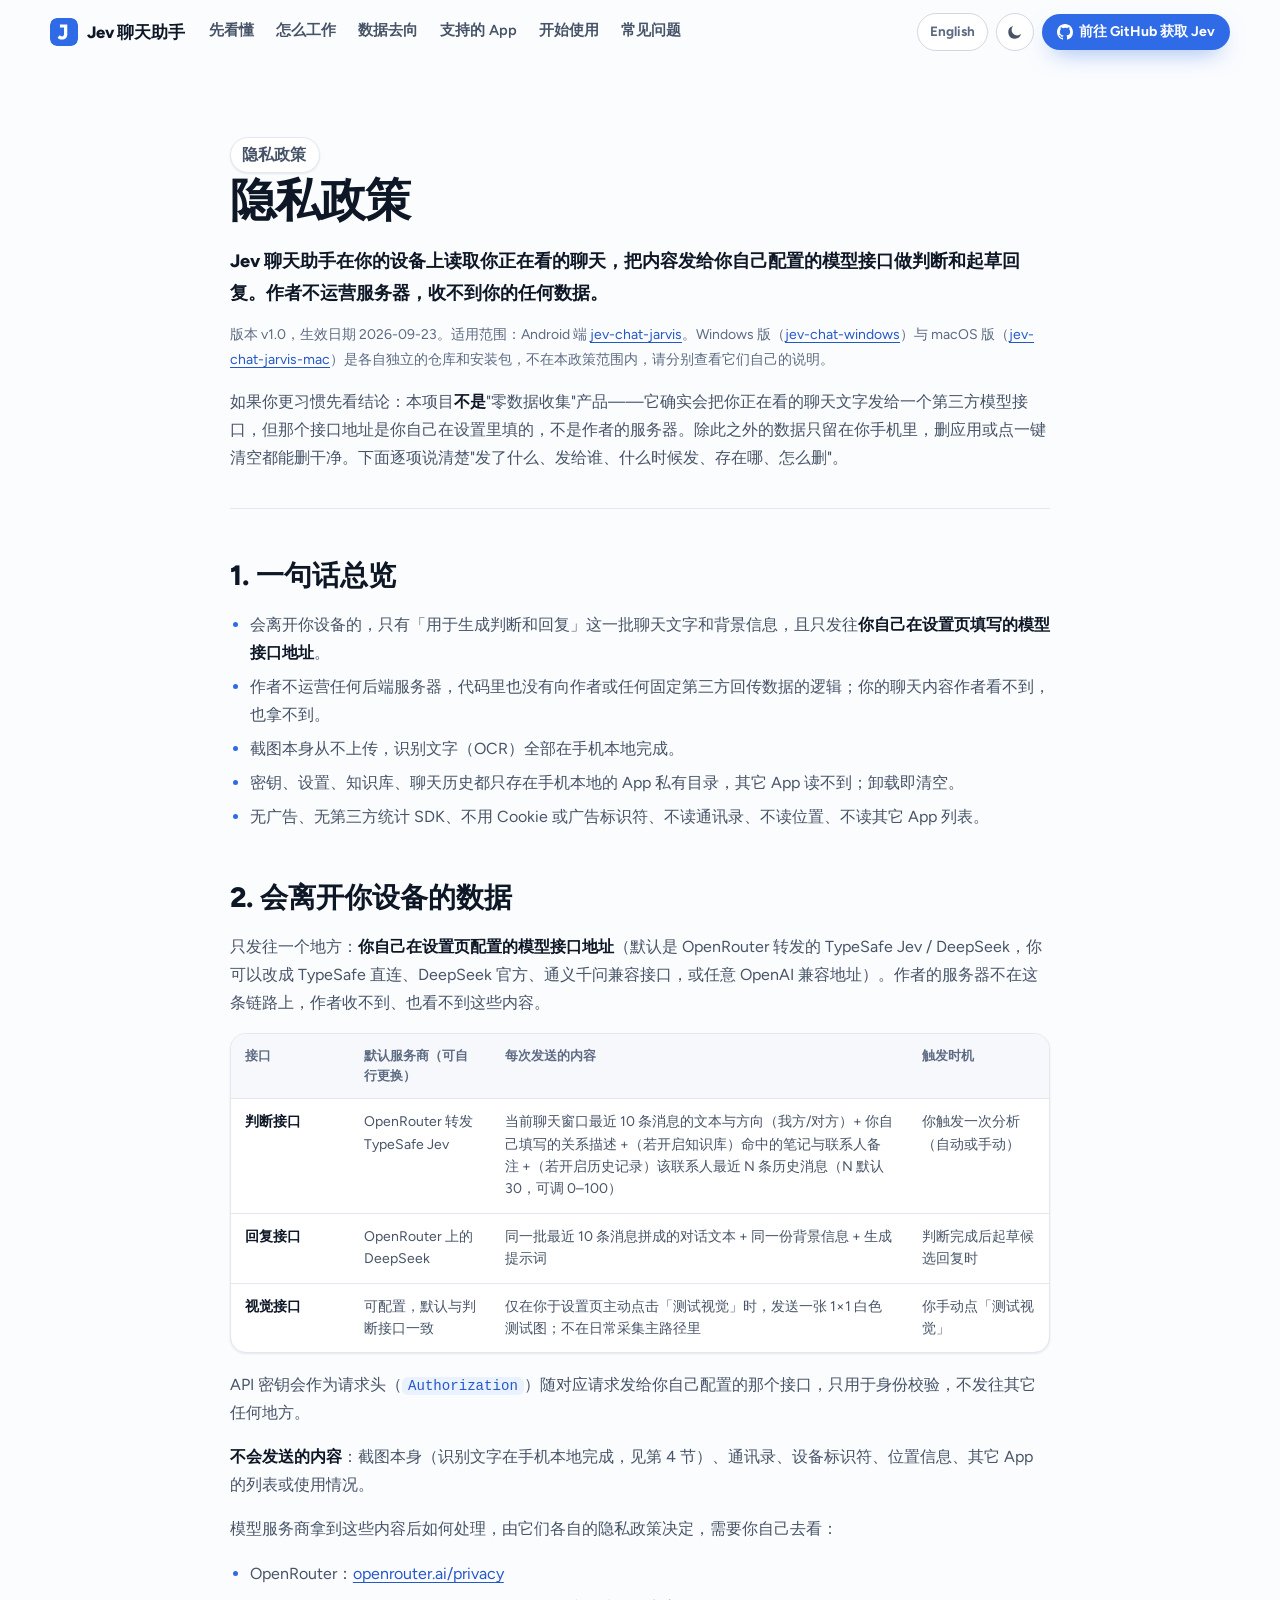
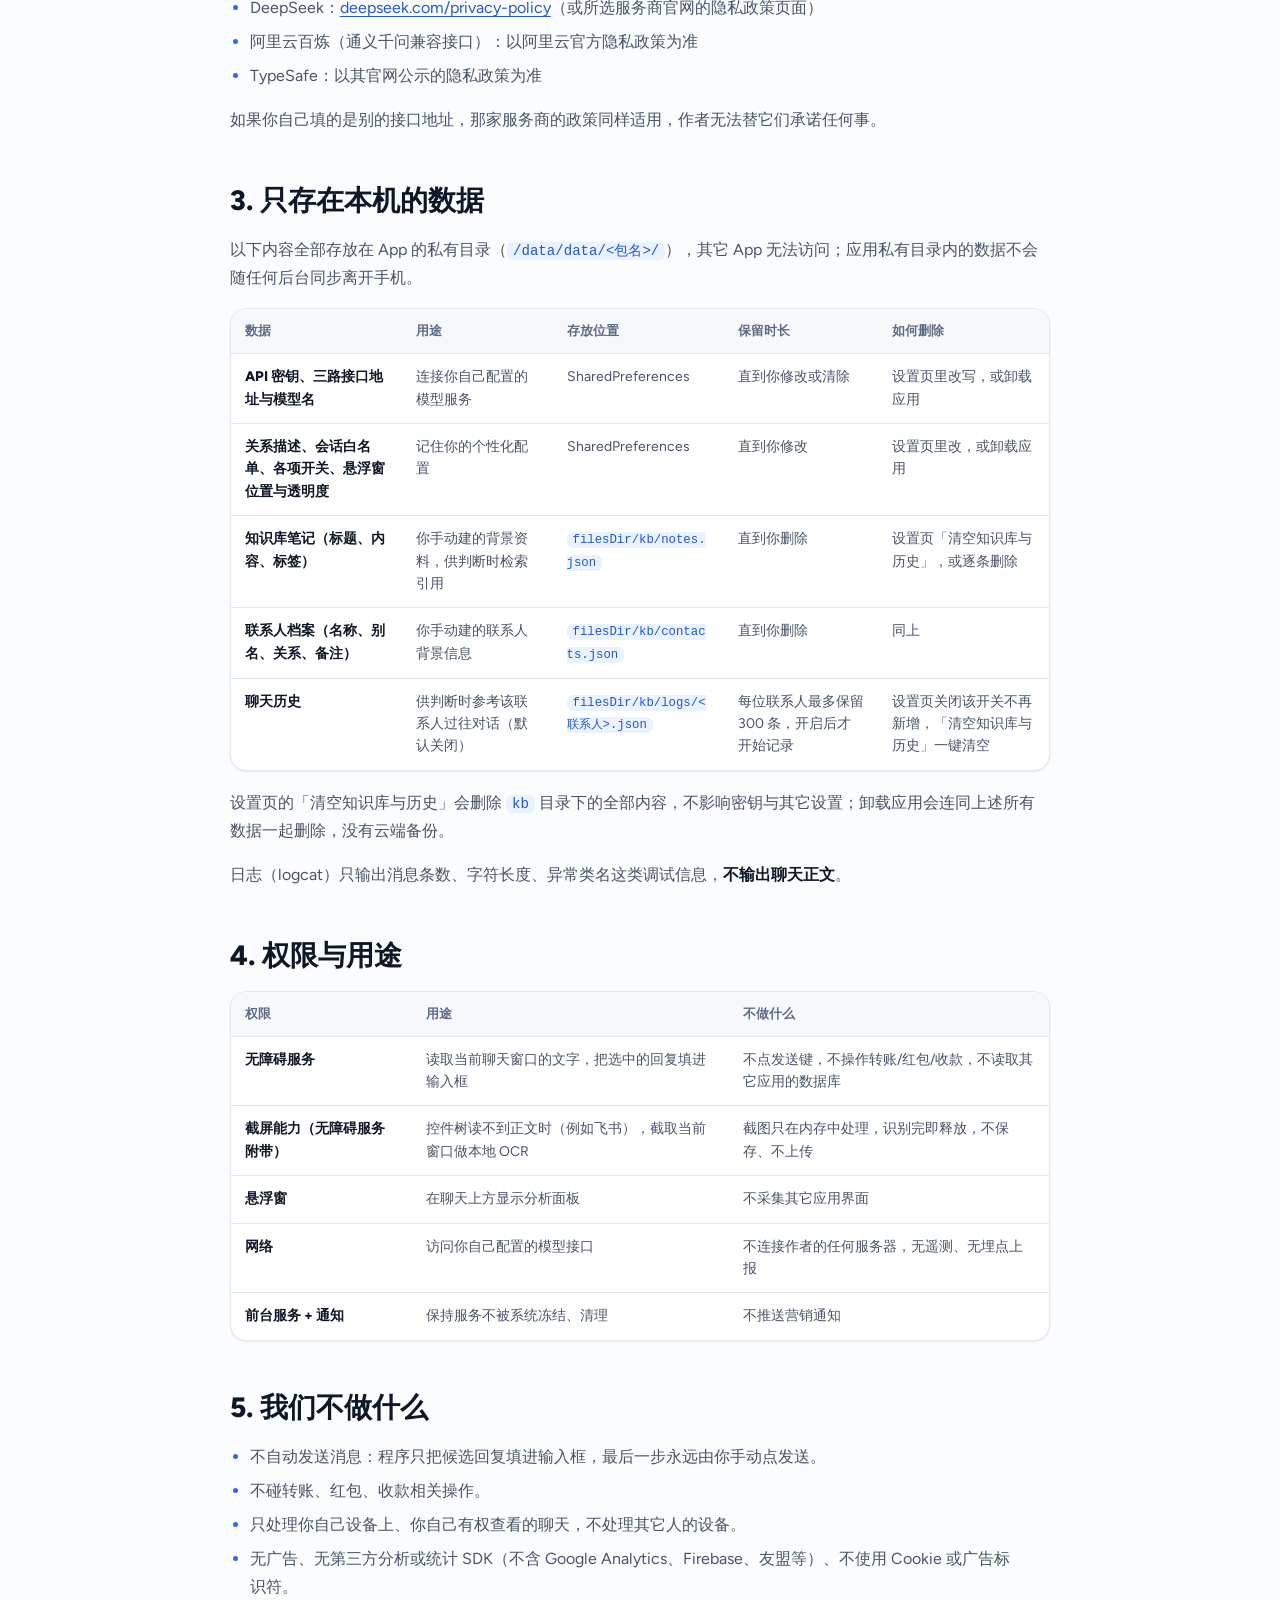
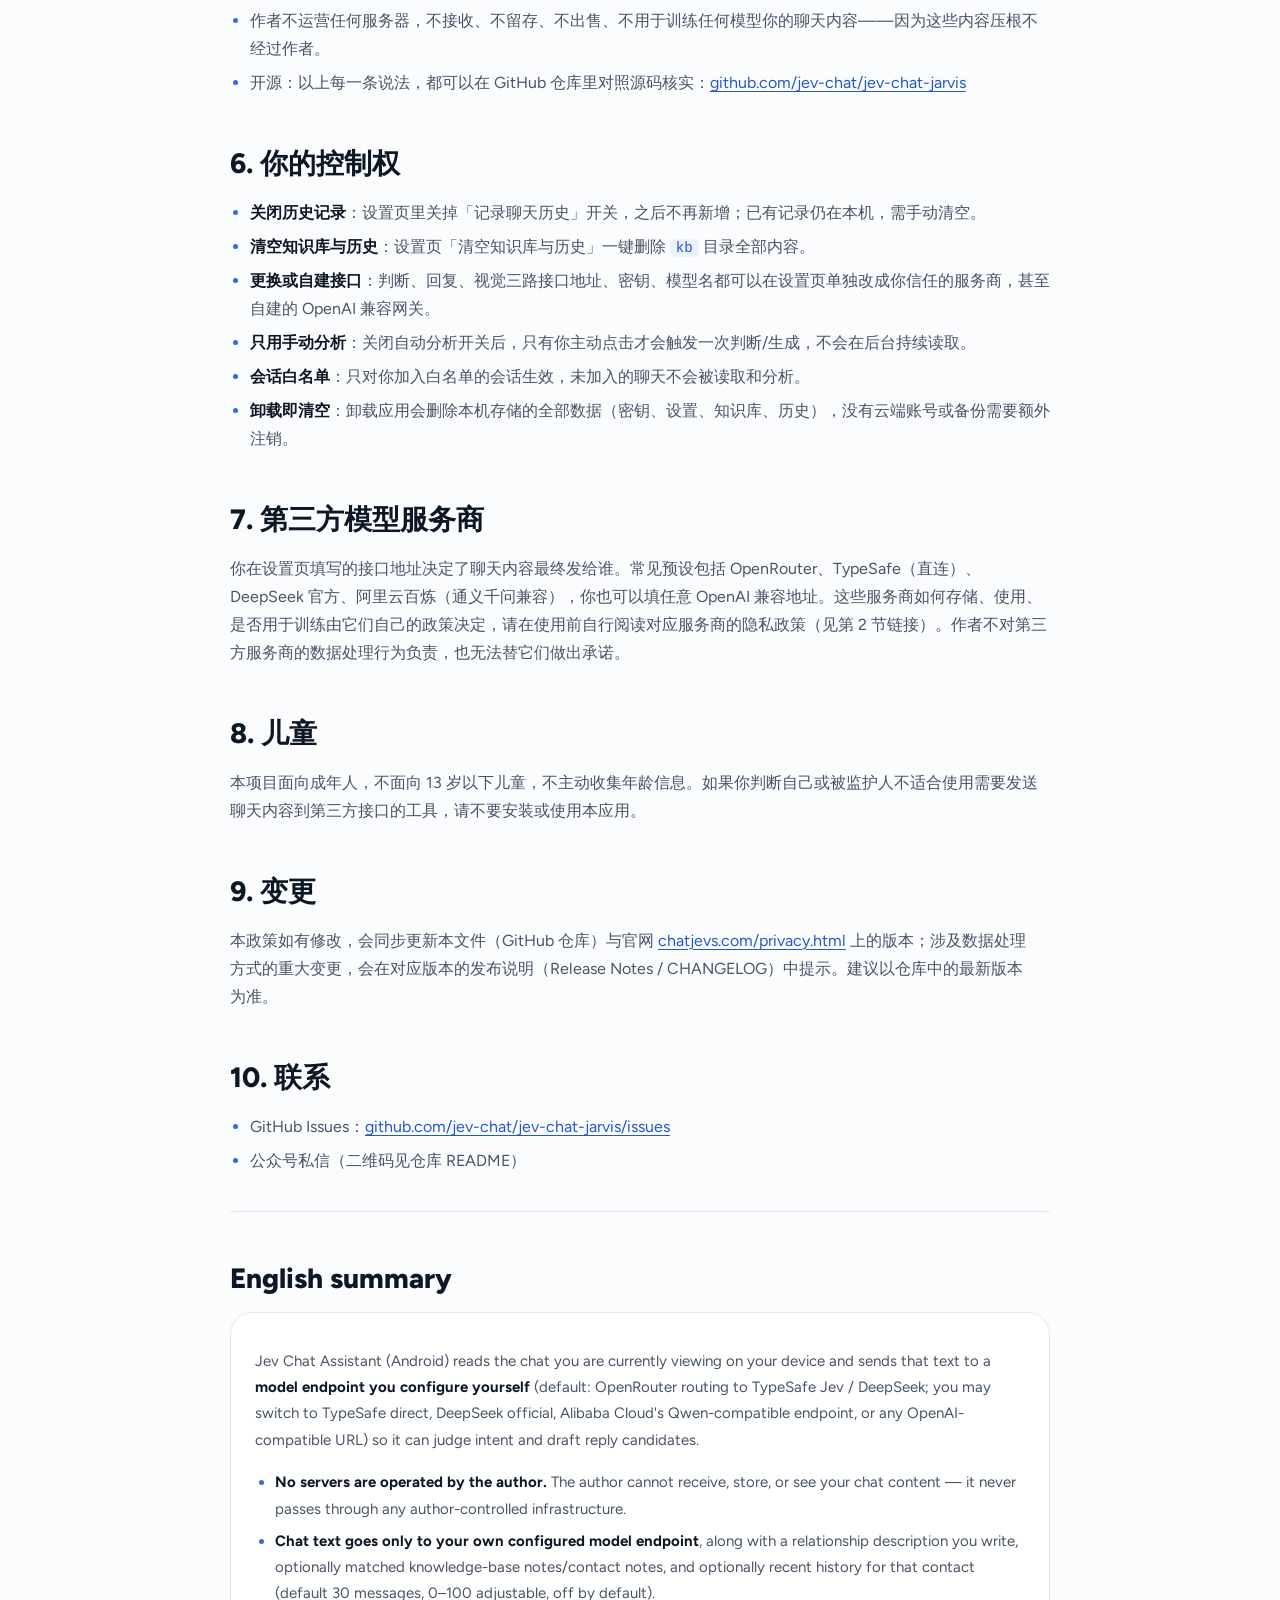
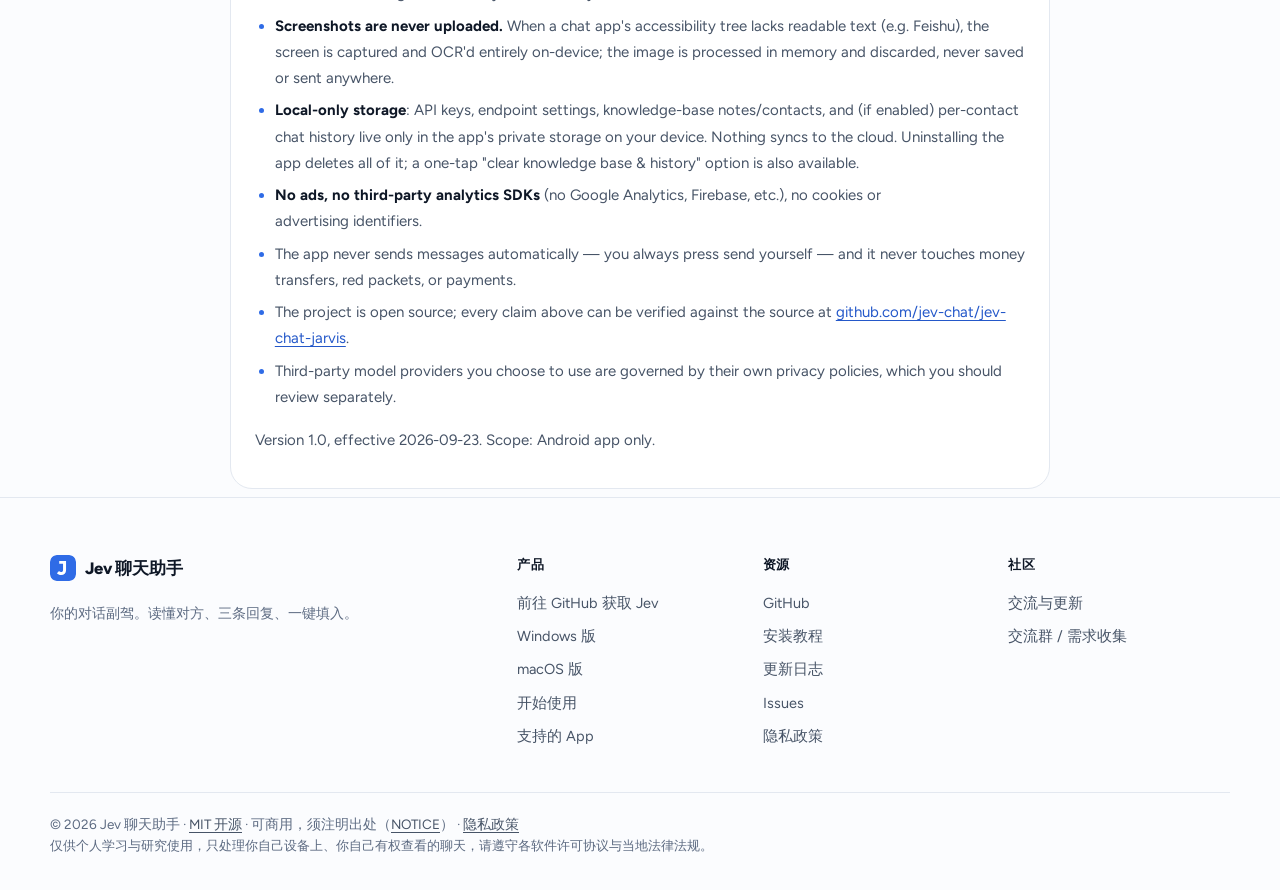
<file: site/privacy.html>
<!DOCTYPE html>
<html lang="zh-CN">
<head>
<meta charset="utf-8">
<meta name="viewport" content="width=device-width, initial-scale=1, viewport-fit=cover">
<title>隐私政策 — Jev 聊天助手</title>
<meta name="description" content="Jev 聊天助手隐私政策：如实说明会离开设备的数据（发给谁、发什么、什么时候发）、只存在本机的数据、权限用途、你的控制权与第三方模型服务商。作者不运营服务器，收不到你的聊天内容。">
<meta name="robots" content="index, follow, max-image-preview:large">
<link rel="canonical" href="https://chatjevs.com/privacy.html">
<link rel="icon" href="assets/favicon.svg" type="image/svg+xml">
<link rel="apple-touch-icon" href="assets/apple-touch-icon.png">
<meta name="theme-color" content="#fbfcfe" media="(prefers-color-scheme: light)">
<meta name="theme-color" content="#0b1120" media="(prefers-color-scheme: dark)">
<meta name="color-scheme" content="light dark">
<meta property="og:type" content="website">
<meta property="og:url" content="https://chatjevs.com/privacy.html">
<meta property="og:title" content="隐私政策 — Jev 聊天助手">
<meta property="og:description" content="如实说明发给谁、发什么、什么时候发、存在哪、怎么删。作者不运营服务器。">
<meta property="og:image" content="https://chatjevs.com/assets/og.png">
<meta property="og:image:width" content="1200">
<meta property="og:image:height" content="630">
<meta property="og:site_name" content="Jev 聊天助手">
<meta name="twitter:card" content="summary_large_image">
<meta name="twitter:title" content="隐私政策 — Jev 聊天助手">
<meta name="twitter:description" content="如实说明发给谁、发什么、什么时候发、存在哪、怎么删。作者不运营服务器。">
<meta name="twitter:image" content="https://chatjevs.com/assets/og.png">
<script>
  /* 首屏前应用主题，避免闪烁。本页正文只有中文，英文摘要在页底 #en-summary */
  (function () {
    try {
      var t = localStorage.getItem("jev-theme");
      if (t === "dark" || t === "light") document.documentElement.setAttribute("data-theme", t);
    } catch (e) {}
  })();
</script>
<link rel="preconnect" href="https://fonts.googleapis.com">
<link rel="preconnect" href="https://fonts.gstatic.com" crossorigin>
<link rel="stylesheet" href="https://fonts.googleapis.com/css2?family=Figtree:wght@400..800&amp;display=swap" media="print" onload="this.media='all'">
<noscript><link rel="stylesheet" href="https://fonts.googleapis.com/css2?family=Figtree:wght@400..800&amp;display=swap"></noscript>
<link rel="stylesheet" href="style.css?v=20260930b">
<script defer src="main.js?v=20260930b"></script>
<script defer src="https://umami.jisikeji.cn/script.js" data-website-id="e294ceb6-4001-47a0-a18b-d225cd09017a"></script>
</head>
<body>

<svg class="sprite" aria-hidden="true" focusable="false">
  <symbol id="i-github" viewBox="0 0 16 16"><path fill="currentColor" d="M8 0C3.58 0 0 3.58 0 8c0 3.54 2.29 6.53 5.47 7.59.4.07.55-.17.55-.38 0-.19-.01-.82-.01-1.49-2.01.37-2.53-.49-2.69-.94-.09-.23-.48-.94-.82-1.13-.28-.15-.68-.52-.01-.53.63-.01 1.08.58 1.23.82.72 1.21 1.87.87 2.33.66.07-.52.28-.87.51-1.07-1.78-.2-3.64-.89-3.64-3.95 0-.87.31-1.59.82-2.15-.08-.2-.36-1.02.08-2.12 0 0 .67-.21 2.2.82a7.4 7.4 0 0 1 2-.27c.68 0 1.36.09 2 .27 1.53-1.04 2.2-.82 2.2-.82.44 1.1.16 1.92.08 2.12.51.56.82 1.27.82 2.15 0 3.07-1.87 3.75-3.65 3.95.29.25.54.73.54 1.48 0 1.07-.01 1.93-.01 2.2 0 .21.15.46.55.38A8.01 8.01 0 0 0 16 8c0-4.42-3.58-8-8-8z"/></symbol>
  <symbol id="i-star" viewBox="0 0 24 24"><path fill="currentColor" d="M12 2.9l2.75 5.8 6.35.8-4.65 4.4 1.2 6.3L12 17.1l-5.65 3.1 1.2-6.3L2.9 9.5l6.35-.8z"/></symbol>
  <symbol id="i-down" viewBox="0 0 24 24"><path d="M12 4v11M7.5 10.8 12 15.3l4.5-4.5M5 19.5h14" fill="none" stroke="currentColor" stroke-width="2" stroke-linecap="round" stroke-linejoin="round"/></symbol>
  <symbol id="i-arrow" viewBox="0 0 24 24"><path d="M4.5 12h14M13 6.5l5.5 5.5-5.5 5.5" fill="none" stroke="currentColor" stroke-width="1.9" stroke-linecap="round" stroke-linejoin="round"/></symbol>
  <symbol id="i-copy" viewBox="0 0 24 24"><rect x="8.5" y="8.5" width="11" height="11" rx="2.2" fill="none" stroke="currentColor" stroke-width="1.8"/><path d="M15.5 8.5V6.7a2.2 2.2 0 0 0-2.2-2.2H6.7a2.2 2.2 0 0 0-2.2 2.2v6.6a2.2 2.2 0 0 0 2.2 2.2h1.8" fill="none" stroke="currentColor" stroke-width="1.8"/></symbol>
  <symbol id="i-check" viewBox="0 0 24 24"><path d="M5 12.5l4.3 4.3L19 7.2" fill="none" stroke="currentColor" stroke-width="2.2" stroke-linecap="round" stroke-linejoin="round"/></symbol>
  <symbol id="i-cross" viewBox="0 0 24 24"><path d="M7 7l10 10M17 7L7 17" fill="none" stroke="currentColor" stroke-width="2" stroke-linecap="round"/></symbol>
  <symbol id="i-sun" viewBox="0 0 24 24"><circle cx="12" cy="12" r="4.2" fill="currentColor"/><path d="M12 2.6v2.4M12 19v2.4M2.6 12h2.4M19 12h2.4M5.3 5.3l1.7 1.7M17 17l1.7 1.7M18.7 5.3L17 7M7 17l-1.7 1.7" stroke="currentColor" stroke-width="1.7" stroke-linecap="round"/></symbol>
  <symbol id="i-moon" viewBox="0 0 24 24"><path fill="currentColor" d="M20 14.4A8.6 8.6 0 1 1 9.6 4a7 7 0 0 0 10.4 10.4z"/></symbol>
  <symbol id="i-menu" viewBox="0 0 24 24"><path d="M4 7h16M4 12h16M4 17h16" stroke="currentColor" stroke-width="1.8" stroke-linecap="round"/></symbol>
  <symbol id="i-shield" viewBox="0 0 24 24"><path d="M12 3l7.5 3v5.6c0 4.3-3 8-7.5 9.4-4.5-1.4-7.5-5.1-7.5-9.4V6z" fill="none" stroke="currentColor" stroke-width="1.8" stroke-linejoin="round"/><path d="M8.8 12l2.3 2.3 4.1-4.6" fill="none" stroke="currentColor" stroke-width="1.9" stroke-linecap="round" stroke-linejoin="round"/></symbol>
  <symbol id="i-send" viewBox="0 0 24 24"><path fill="currentColor" d="M3.4 20.1 21 12 3.4 3.9l-.1 6.3L15 12 3.3 13.8z"/></symbol>
  <symbol id="i-back" viewBox="0 0 24 24"><path d="M15 5l-7 7 7 7" fill="none" stroke="currentColor" stroke-width="2.2" stroke-linecap="round" stroke-linejoin="round"/></symbol>
  <symbol id="i-gear" viewBox="0 0 24 24"><circle cx="12" cy="12" r="3.2" fill="none" stroke="currentColor" stroke-width="1.8"/><path d="M12 3v2.6M12 18.4V21M3 12h2.6M18.4 12H21M5.6 5.6l1.9 1.9M16.5 16.5l1.9 1.9M18.4 5.6l-1.9 1.9M7.5 16.5l-1.9 1.9" stroke="currentColor" stroke-width="1.8" stroke-linecap="round"/></symbol>
  <symbol id="i-play" viewBox="0 0 24 24"><path fill="currentColor" d="M8 5.2v13.6L18.8 12z"/></symbol>
  <symbol id="i-pause" viewBox="0 0 24 24"><path fill="currentColor" d="M7 5h3.4v14H7zM13.6 5H17v14h-3.4z"/></symbol>
  <symbol id="i-phone" viewBox="0 0 24 24"><rect x="6.5" y="2.8" width="11" height="18.4" rx="2.6" fill="none" stroke="currentColor" stroke-width="1.8"/><path d="M10.5 18h3" stroke="currentColor" stroke-width="1.8" stroke-linecap="round"/></symbol>
  <symbol id="i-monitor" viewBox="0 0 24 24"><rect x="3" y="4.5" width="18" height="12" rx="1.8" fill="none" stroke="currentColor" stroke-width="1.8"/><path d="M8.5 20h7M12 16.5V20" stroke="currentColor" stroke-width="1.8" stroke-linecap="round"/></symbol>
  <symbol id="i-laptop" viewBox="0 0 24 24"><path d="M5 5.5A1.5 1.5 0 0 1 6.5 4h11A1.5 1.5 0 0 1 19 5.5V15H5z" fill="none" stroke="currentColor" stroke-width="1.8" stroke-linejoin="round"/><path d="M2.5 15h19l-1.4 3.1a1.7 1.7 0 0 1-1.55 1H5.45a1.7 1.7 0 0 1-1.55-1z" fill="none" stroke="currentColor" stroke-width="1.8" stroke-linejoin="round"/></symbol>
  <symbol id="i-eye" viewBox="0 0 24 24"><path d="M12 5c4.4 0 7.8 3.2 9 7-1.2 3.8-4.6 7-9 7s-7.8-3.2-9-7c1.2-3.8 4.6-7 9-7z" fill="none" stroke="currentColor" stroke-width="1.8"/><circle cx="12" cy="12" r="2.8" fill="currentColor"/></symbol>
  <symbol id="i-scan" viewBox="0 0 24 24"><path d="M4 8V5.5A1.5 1.5 0 0 1 5.5 4H8M16 4h2.5A1.5 1.5 0 0 1 20 5.5V8M20 16v2.5a1.5 1.5 0 0 1-1.5 1.5H16M8 20H5.5A1.5 1.5 0 0 1 4 18.5V16" fill="none" stroke="currentColor" stroke-width="1.8" stroke-linecap="round"/><path d="M8 10h8M8 14h5" stroke="currentColor" stroke-width="1.8" stroke-linecap="round"/></symbol>
  <symbol id="i-lock" viewBox="0 0 24 24"><rect x="5" y="10.5" width="14" height="9.5" rx="2.4" fill="none" stroke="currentColor" stroke-width="1.8"/><path d="M8.2 10.5V8a3.8 3.8 0 0 1 7.6 0v2.5" fill="none" stroke="currentColor" stroke-width="1.8"/><circle cx="12" cy="15.2" r="1.5" fill="currentColor"/></symbol>
  <symbol id="i-cloud" viewBox="0 0 24 24"><path d="M7.5 18.5h9.8a3.7 3.7 0 0 0 .5-7.4 5.6 5.6 0 0 0-10.8-1.3A4.4 4.4 0 0 0 7.5 18.5z" fill="none" stroke="currentColor" stroke-width="1.8" stroke-linejoin="round"/></symbol>
  <symbol id="i-ban" viewBox="0 0 24 24"><circle cx="12" cy="12" r="8.5" fill="none" stroke="currentColor" stroke-width="1.8"/><path d="M6 6l12 12" stroke="currentColor" stroke-width="1.8"/></symbol>
  <symbol id="i-trash" viewBox="0 0 24 24"><path d="M4.5 7h15M9.5 7V4.8h5V7M6.5 7l.9 12.2a1.5 1.5 0 0 0 1.5 1.3h6.2a1.5 1.5 0 0 0 1.5-1.3L17.5 7" fill="none" stroke="currentColor" stroke-width="1.8" stroke-linecap="round" stroke-linejoin="round"/></symbol>
  <symbol id="i-hand" viewBox="0 0 24 24"><path d="M12 3.5l7.5 3.1v5.3c0 4.4-3.1 7.9-7.5 9.1-4.4-1.2-7.5-4.7-7.5-9.1V6.6z" fill="none" stroke="currentColor" stroke-width="1.8" stroke-linejoin="round"/><path d="M8.5 8.5l7 7M15.5 8.5l-7 7" stroke="currentColor" stroke-width="1.8" stroke-linecap="round"/></symbol>
  <symbol id="i-book" viewBox="0 0 24 24"><path d="M5 5.5A1.5 1.5 0 0 1 6.5 4H18v16H6.5A1.5 1.5 0 0 1 5 18.5z" fill="none" stroke="currentColor" stroke-width="1.8" stroke-linejoin="round"/><path d="M9 8.5h6M9 12h6M9 15.5h3.5" stroke="currentColor" stroke-width="1.7" stroke-linecap="round"/></symbol>
  <symbol id="i-plug" viewBox="0 0 24 24"><path d="M5 7.5h14M5 12h14M5 16.5h14" stroke="currentColor" stroke-width="1.8" stroke-linecap="round"/><circle cx="9" cy="7.5" r="2.1" fill="var(--card, #fff)" stroke="currentColor" stroke-width="1.8"/><circle cx="15" cy="12" r="2.1" fill="var(--card, #fff)" stroke="currentColor" stroke-width="1.8"/><circle cx="10" cy="16.5" r="2.1" fill="var(--card, #fff)" stroke="currentColor" stroke-width="1.8"/></symbol>
  <symbol id="i-core" viewBox="0 0 24 24"><circle cx="12" cy="12" r="3" fill="currentColor"/><circle cx="5" cy="6" r="2.1" fill="none" stroke="currentColor" stroke-width="1.7"/><circle cx="19" cy="6" r="2.1" fill="none" stroke="currentColor" stroke-width="1.7"/><circle cx="5" cy="18" r="2.1" fill="none" stroke="currentColor" stroke-width="1.7"/><circle cx="19" cy="18" r="2.1" fill="none" stroke="currentColor" stroke-width="1.7"/><path d="M6.8 7.4l3 3M17.2 7.4l-3 3M6.8 16.6l3-3M17.2 16.6l-3-3" stroke="currentColor" stroke-width="1.6"/></symbol>
  <symbol id="i-chat" viewBox="0 0 24 24"><path d="M4 6.5A2.5 2.5 0 0 1 6.5 4h11A2.5 2.5 0 0 1 20 6.5v8a2.5 2.5 0 0 1-2.5 2.5H9l-5 3.5z" fill="none" stroke="currentColor" stroke-width="1.8" stroke-linejoin="round"/></symbol>
  <symbol id="i-alert" viewBox="0 0 24 24"><circle cx="12" cy="12" r="8.5" fill="none" stroke="currentColor" stroke-width="1.8"/><path d="M12 7.5v5.2" stroke="currentColor" stroke-width="2" stroke-linecap="round"/><circle cx="12" cy="16.3" r="1.2" fill="currentColor"/></symbol>
</svg>

<a class="skip" href="#main">跳到主要内容</a>

<header class="nav" id="nav">
  <div class="wrap nav-in">
    <a class="brand" href="index.html" aria-label="Jev 聊天助手 首页">
      <img src="assets/favicon.svg" alt="" width="28" height="28">
      <span class="brand-name">Jev 聊天助手</span>
    </a>

    <nav class="menu" id="navMenu" aria-label="主导航">
      <a href="index.html#read">先看懂</a>
      <a href="index.html#how">怎么工作</a>
      <a href="index.html#privacy">数据去向</a>
      <a href="index.html#apps">支持的 App</a>
      <a href="index.html#start">开始使用</a>
      <a href="index.html#faq">常见问题</a>
    </nav>

    <div class="nav-act">
      <a class="lang-btn en-sum" href="#en-summary" lang="en" data-umami-event="privacy-en-summary">English</a>
      <button class="icon-btn" id="themeBtn" type="button" aria-label="切换深浅色" title="切换深浅色">
        <svg class="ico-sun" width="18" height="18" aria-hidden="true"><use href="#i-sun"/></svg>
        <svg class="ico-moon" width="18" height="18" aria-hidden="true"><use href="#i-moon"/></svg>
      </button>
      <a class="btn btn-primary btn-sm nav-dl" href="https://github.com/jev-chat/jev-chat-jarvis" target="_blank" rel="noopener" data-umami-event="go-main-repo" data-umami-event-pos="privacy-nav" data-umami-event-intent="get">
        <svg width="16" height="16" aria-hidden="true"><use href="#i-github"/></svg><span>前往 GitHub 获取 Jev</span>
      </a>
      <button class="icon-btn burger" id="burger" type="button" aria-label="打开菜单" aria-expanded="false" aria-controls="navMenu">
        <svg width="20" height="20" aria-hidden="true"><use href="#i-menu"/></svg>
      </button>
    </div>
  </div>
</header>

<main id="main">

<section class="policy-hero" id="policy-top">
  <div class="wrap"><div class="policy">

    <p class="eyebrow">隐私政策</p>
    <h1>隐私政策</h1>

    <p class="lead"><strong>Jev 聊天助手在你的设备上读取你正在看的聊天，把内容发给你自己配置的模型接口做判断和起草回复。作者不运营服务器，收不到你的任何数据。</strong></p>

    <p class="meta">版本 v1.0，生效日期 2026-09-23。适用范围：Android 端 <a href="https://github.com/jev-chat/jev-chat-jarvis" target="_blank" rel="noopener">jev-chat-jarvis</a>。Windows 版（<a href="https://github.com/jev-chat/jev-chat-windows" target="_blank" rel="noopener">jev-chat-windows</a>）与 macOS 版（<a href="https://github.com/jev-chat/jev-chat-jarvis-mac" target="_blank" rel="noopener">jev-chat-jarvis-mac</a>）是各自独立的仓库和安装包，不在本政策范围内，请分别查看它们自己的说明。</p>

    <p>如果你更习惯先看结论：本项目<strong>不是</strong>"零数据收集"产品——它确实会把你正在看的聊天文字发给一个第三方模型接口，但那个接口地址是你自己在设置里填的，不是作者的服务器。除此之外的数据只留在你手机里，删应用或点一键清空都能删干净。下面逐项说清楚"发了什么、发给谁、什么时候发、存在哪、怎么删"。</p>

    <hr>

    <h2 id="overview">1. 一句话总览</h2>
    <ul>
      <li>会离开你设备的，只有「用于生成判断和回复」这一批聊天文字和背景信息，且只发往<strong>你自己在设置页填写的模型接口地址</strong>。</li>
      <li>作者不运营任何后端服务器，代码里也没有向作者或任何固定第三方回传数据的逻辑；你的聊天内容作者看不到，也拿不到。</li>
      <li>截图本身从不上传，识别文字（OCR）全部在手机本地完成。</li>
      <li>密钥、设置、知识库、聊天历史都只存在手机本地的 App 私有目录，其它 App 读不到；卸载即清空。</li>
      <li>无广告、无第三方统计 SDK、不用 Cookie 或广告标识符、不读通讯录、不读位置、不读其它 App 列表。</li>
    </ul>

    <h2 id="leaves-device">2. 会离开你设备的数据</h2>
    <p>只发往一个地方：<strong>你自己在设置页配置的模型接口地址</strong>（默认是 OpenRouter 转发的 TypeSafe Jev / DeepSeek，你可以改成 TypeSafe 直连、DeepSeek 官方、通义千问兼容接口，或任意 OpenAI 兼容地址）。作者的服务器不在这条链路上，作者收不到、也看不到这些内容。</p>

    <div class="table-scroll">
      <table class="legal">
        <thead>
          <tr>
            <th scope="col">接口</th>
            <th scope="col">默认服务商（可自行更换）</th>
            <th scope="col">每次发送的内容</th>
            <th scope="col">触发时机</th>
          </tr>
        </thead>
        <tbody>
          <tr>
            <th scope="row">判断接口</th>
            <td>OpenRouter 转发 TypeSafe Jev</td>
            <td>当前聊天窗口最近 10 条消息的文本与方向（我方/对方）+ 你自己填写的关系描述 +（若开启知识库）命中的笔记与联系人备注 +（若开启历史记录）该联系人最近 N 条历史消息（N 默认 30，可调 0–100）</td>
            <td>你触发一次分析（自动或手动）</td>
          </tr>
          <tr>
            <th scope="row">回复接口</th>
            <td>OpenRouter 上的 DeepSeek</td>
            <td>同一批最近 10 条消息拼成的对话文本 + 同一份背景信息 + 生成提示词</td>
            <td>判断完成后起草候选回复时</td>
          </tr>
          <tr>
            <th scope="row">视觉接口</th>
            <td>可配置，默认与判断接口一致</td>
            <td>仅在你于设置页主动点击「测试视觉」时，发送一张 1×1 白色测试图；不在日常采集主路径里</td>
            <td>你手动点「测试视觉」</td>
          </tr>
        </tbody>
      </table>
    </div>

    <p>API 密钥会作为请求头（<code>Authorization</code>）随对应请求发给你自己配置的那个接口，只用于身份校验，不发往其它任何地方。</p>

    <p><strong>不会发送的内容</strong>：截图本身（识别文字在手机本地完成，见第 4 节）、通讯录、设备标识符、位置信息、其它 App 的列表或使用情况。</p>

    <p>模型服务商拿到这些内容后如何处理，由它们各自的隐私政策决定，需要你自己去看：</p>
    <ul>
      <li>OpenRouter：<a href="https://openrouter.ai/privacy" target="_blank" rel="noopener">openrouter.ai/privacy</a></li>
      <li>DeepSeek：<a href="https://www.deepseek.com/privacy-policy" target="_blank" rel="noopener">deepseek.com/privacy-policy</a>（或所选服务商官网的隐私政策页面）</li>
      <li>阿里云百炼（通义千问兼容接口）：以阿里云官方隐私政策为准</li>
      <li>TypeSafe：以其官网公示的隐私政策为准</li>
    </ul>
    <p>如果你自己填的是别的接口地址，那家服务商的政策同样适用，作者无法替它们承诺任何事。</p>

    <h2 id="local-only">3. 只存在本机的数据</h2>
    <p>以下内容全部存放在 App 的私有目录（<code>/data/data/&lt;包名&gt;/</code>），其它 App 无法访问；应用私有目录内的数据不会随任何后台同步离开手机。</p>

    <div class="table-scroll">
      <table class="legal">
        <thead>
          <tr>
            <th scope="col">数据</th>
            <th scope="col">用途</th>
            <th scope="col">存放位置</th>
            <th scope="col">保留时长</th>
            <th scope="col">如何删除</th>
          </tr>
        </thead>
        <tbody>
          <tr>
            <th scope="row">API 密钥、三路接口地址与模型名</th>
            <td>连接你自己配置的模型服务</td>
            <td>SharedPreferences</td>
            <td>直到你修改或清除</td>
            <td>设置页里改写，或卸载应用</td>
          </tr>
          <tr>
            <th scope="row">关系描述、会话白名单、各项开关、悬浮窗位置与透明度</th>
            <td>记住你的个性化配置</td>
            <td>SharedPreferences</td>
            <td>直到你修改</td>
            <td>设置页里改，或卸载应用</td>
          </tr>
          <tr>
            <th scope="row">知识库笔记（标题、内容、标签）</th>
            <td>你手动建的背景资料，供判断时检索引用</td>
            <td><code>filesDir/kb/notes.json</code></td>
            <td>直到你删除</td>
            <td>设置页「清空知识库与历史」，或逐条删除</td>
          </tr>
          <tr>
            <th scope="row">联系人档案（名称、别名、关系、备注）</th>
            <td>你手动建的联系人背景信息</td>
            <td><code>filesDir/kb/contacts.json</code></td>
            <td>直到你删除</td>
            <td>同上</td>
          </tr>
          <tr>
            <th scope="row">聊天历史</th>
            <td>供判断时参考该联系人过往对话（默认关闭）</td>
            <td><code>filesDir/kb/logs/&lt;联系人&gt;.json</code></td>
            <td>每位联系人最多保留 300 条，开启后才开始记录</td>
            <td>设置页关闭该开关不再新增，「清空知识库与历史」一键清空</td>
          </tr>
        </tbody>
      </table>
    </div>

    <p>设置页的「清空知识库与历史」会删除 <code>kb</code> 目录下的全部内容，不影响密钥与其它设置；卸载应用会连同上述所有数据一起删除，没有云端备份。</p>
    <p>日志（logcat）只输出消息条数、字符长度、异常类名这类调试信息，<strong>不输出聊天正文</strong>。</p>

    <h2 id="permissions">4. 权限与用途</h2>
    <div class="table-scroll">
      <table class="legal">
        <thead>
          <tr>
            <th scope="col">权限</th>
            <th scope="col">用途</th>
            <th scope="col">不做什么</th>
          </tr>
        </thead>
        <tbody>
          <tr>
            <th scope="row">无障碍服务</th>
            <td>读取当前聊天窗口的文字，把选中的回复填进输入框</td>
            <td>不点发送键，不操作转账/红包/收款，不读取其它应用的数据库</td>
          </tr>
          <tr>
            <th scope="row">截屏能力（无障碍服务附带）</th>
            <td>控件树读不到正文时（例如飞书），截取当前窗口做本地 OCR</td>
            <td>截图只在内存中处理，识别完即释放，不保存、不上传</td>
          </tr>
          <tr>
            <th scope="row">悬浮窗</th>
            <td>在聊天上方显示分析面板</td>
            <td>不采集其它应用界面</td>
          </tr>
          <tr>
            <th scope="row">网络</th>
            <td>访问你自己配置的模型接口</td>
            <td>不连接作者的任何服务器，无遥测、无埋点上报</td>
          </tr>
          <tr>
            <th scope="row">前台服务 + 通知</th>
            <td>保持服务不被系统冻结、清理</td>
            <td>不推送营销通知</td>
          </tr>
        </tbody>
      </table>
    </div>

    <h2 id="not-do">5. 我们不做什么</h2>
    <ul>
      <li>不自动发送消息：程序只把候选回复填进输入框，最后一步永远由你手动点发送。</li>
      <li>不碰转账、红包、收款相关操作。</li>
      <li>只处理你自己设备上、你自己有权查看的聊天，不处理其它人的设备。</li>
      <li>无广告、无第三方分析或统计 SDK（不含 Google Analytics、Firebase、友盟等）、不使用 Cookie 或广告标识符。</li>
      <li>作者不运营任何服务器，不接收、不留存、不出售、不用于训练任何模型你的聊天内容——因为这些内容压根不经过作者。</li>
      <li>开源：以上每一条说法，都可以在 GitHub 仓库里对照源码核实：<a href="https://github.com/jev-chat/jev-chat-jarvis" target="_blank" rel="noopener">github.com/jev-chat/jev-chat-jarvis</a></li>
    </ul>

    <h2 id="control">6. 你的控制权</h2>
    <ul>
      <li><strong>关闭历史记录</strong>：设置页里关掉「记录聊天历史」开关，之后不再新增；已有记录仍在本机，需手动清空。</li>
      <li><strong>清空知识库与历史</strong>：设置页「清空知识库与历史」一键删除 <code>kb</code> 目录全部内容。</li>
      <li><strong>更换或自建接口</strong>：判断、回复、视觉三路接口地址、密钥、模型名都可以在设置页单独改成你信任的服务商，甚至自建的 OpenAI 兼容网关。</li>
      <li><strong>只用手动分析</strong>：关闭自动分析开关后，只有你主动点击才会触发一次判断/生成，不会在后台持续读取。</li>
      <li><strong>会话白名单</strong>：只对你加入白名单的会话生效，未加入的聊天不会被读取和分析。</li>
      <li><strong>卸载即清空</strong>：卸载应用会删除本机存储的全部数据（密钥、设置、知识库、历史），没有云端账号或备份需要额外注销。</li>
    </ul>

    <h2 id="providers">7. 第三方模型服务商</h2>
    <p>你在设置页填写的接口地址决定了聊天内容最终发给谁。常见预设包括 OpenRouter、TypeSafe（直连）、DeepSeek 官方、阿里云百炼（通义千问兼容），你也可以填任意 OpenAI 兼容地址。这些服务商如何存储、使用、是否用于训练由它们自己的政策决定，请在使用前自行阅读对应服务商的隐私政策（见第 2 节链接）。作者不对第三方服务商的数据处理行为负责，也无法替它们做出承诺。</p>

    <h2 id="children">8. 儿童</h2>
    <p>本项目面向成年人，不面向 13 岁以下儿童，不主动收集年龄信息。如果你判断自己或被监护人不适合使用需要发送聊天内容到第三方接口的工具，请不要安装或使用本应用。</p>

    <h2 id="changes">9. 变更</h2>
    <p>本政策如有修改，会同步更新本文件（GitHub 仓库）与官网 <a href="https://chatjevs.com/privacy.html">chatjevs.com/privacy.html</a> 上的版本；涉及数据处理方式的重大变更，会在对应版本的发布说明（Release Notes / CHANGELOG）中提示。建议以仓库中的最新版本为准。</p>

    <h2 id="contact">10. 联系</h2>
    <ul>
      <li>GitHub Issues：<a href="https://github.com/jev-chat/jev-chat-jarvis/issues" target="_blank" rel="noopener">github.com/jev-chat/jev-chat-jarvis/issues</a></li>
      <li>公众号私信（二维码见仓库 README）</li>
    </ul>

    <hr>

    <h2 id="en-summary">English summary</h2>
    <div class="en-summary">
      <p>Jev Chat Assistant (Android) reads the chat you are currently viewing on your device and sends that text to a <strong>model endpoint you configure yourself</strong> (default: OpenRouter routing to TypeSafe Jev / DeepSeek; you may switch to TypeSafe direct, DeepSeek official, Alibaba Cloud's Qwen-compatible endpoint, or any OpenAI-compatible URL) so it can judge intent and draft reply candidates.</p>
      <ul>
        <li><strong>No servers are operated by the author.</strong> The author cannot receive, store, or see your chat content — it never passes through any author-controlled infrastructure.</li>
        <li><strong>Chat text goes only to your own configured model endpoint</strong>, along with a relationship description you write, optionally matched knowledge-base notes/contact notes, and optionally recent history for that contact (default 30 messages, 0–100 adjustable, off by default).</li>
        <li><strong>Screenshots are never uploaded.</strong> When a chat app's accessibility tree lacks readable text (e.g. Feishu), the screen is captured and OCR'd entirely on-device; the image is processed in memory and discarded, never saved or sent anywhere.</li>
        <li><strong>Local-only storage</strong>: API keys, endpoint settings, knowledge-base notes/contacts, and (if enabled) per-contact chat history live only in the app's private storage on your device. Nothing syncs to the cloud. Uninstalling the app deletes all of it; a one-tap "clear knowledge base &amp; history" option is also available.</li>
        <li><strong>No ads, no third-party analytics SDKs</strong> (no Google Analytics, Firebase, etc.), no cookies or advertising identifiers.</li>
        <li>The app never sends messages automatically — you always press send yourself — and it never touches money transfers, red packets, or payments.</li>
        <li>The project is open source; every claim above can be verified against the source at <a href="https://github.com/jev-chat/jev-chat-jarvis" target="_blank" rel="noopener">github.com/jev-chat/jev-chat-jarvis</a>.</li>
        <li>Third-party model providers you choose to use are governed by their own privacy policies, which you should review separately.</li>
      </ul>
      <p>Version 1.0, effective 2026-09-23. Scope: Android app only.</p>
    </div>

  </div></div>
</section>

</main>

<footer class="foot">
  <div class="wrap foot-grid">
    <div class="foot-brand">
      <a class="brand" href="index.html" aria-label="Jev 聊天助手 首页"><img src="assets/favicon.svg" alt="" width="26" height="26"><span class="brand-name">Jev 聊天助手</span></a>
      <p>你的对话副驾。读懂对方、三条回复、一键填入。</p>
    </div>
    <nav class="foot-col" aria-labelledby="ft-p">
      <h2 id="ft-p">产品</h2>
      <a href="https://github.com/jev-chat/jev-chat-jarvis" target="_blank" rel="noopener" data-umami-event="go-main-repo" data-umami-event-pos="privacy-footer" data-umami-event-intent="get">前往 GitHub 获取 Jev</a>
      <a href="https://github.com/jev-chat/jev-chat-jarvis" target="_blank" rel="noopener" data-umami-event="go-main-repo" data-umami-event-pos="privacy-footer-windows" data-umami-event-intent="windows">Windows 版</a>
      <a href="https://github.com/jev-chat/jev-chat-jarvis" target="_blank" rel="noopener" data-umami-event="go-main-repo" data-umami-event-pos="privacy-footer-macos" data-umami-event-intent="macos">macOS 版</a>
      <a href="index.html#start">开始使用</a>
      <a href="index.html#apps">支持的 App</a>
    </nav>
    <nav class="foot-col" aria-labelledby="ft-r">
      <h2 id="ft-r">资源</h2>
      <a href="https://github.com/jev-chat/jev-chat-jarvis" target="_blank" rel="noopener" data-umami-event="go-main-repo" data-umami-event-pos="privacy-footer-github" data-umami-event-intent="get">GitHub</a>
      <a href="https://github.com/jev-chat/jev-chat-jarvis" target="_blank" rel="noopener" data-umami-event="go-main-repo" data-umami-event-pos="privacy-footer-tutorial" data-umami-event-intent="tutorial">安装教程</a>
      <a href="https://github.com/jev-chat/jev-chat-jarvis/blob/main/CHANGELOG.md" target="_blank" rel="noopener" data-umami-event="click-github" data-umami-event-pos="privacy-footer-changelog">更新日志</a>
      <a href="https://github.com/jev-chat/jev-chat-jarvis/issues" target="_blank" rel="noopener" data-umami-event="click-issues" data-umami-event-pos="privacy-footer">Issues</a>
      <a href="privacy.html">隐私政策</a>
    </nav>
    <nav class="foot-col" aria-labelledby="ft-c">
      <h2 id="ft-c">社区</h2>
      <a href="https://github.com/jev-chat/jev-chat-jarvis" target="_blank" rel="noopener" data-umami-event="go-main-repo" data-umami-event-pos="privacy-footer-community" data-umami-event-intent="community">交流与更新</a>
      <a href="https://github.com/jev-chat/jev-chat-jarvis" target="_blank" rel="noopener" data-umami-event="go-main-repo" data-umami-event-pos="privacy-footer-group" data-umami-event-intent="community">交流群 / 需求收集</a>
    </nav>
  </div>
  <div class="wrap"><div class="foot-bottom">
    <p>© 2026 Jev 聊天助手 · <a href="https://github.com/jev-chat/jev-chat-jarvis/blob/main/LICENSE" target="_blank" rel="noopener">MIT 开源</a> · 可商用，须注明出处（<a href="https://github.com/jev-chat/jev-chat-jarvis/blob/main/NOTICE" target="_blank" rel="noopener">NOTICE</a>） · <a href="privacy.html">隐私政策</a></p>
    <p class="fine">仅供个人学习与研究使用，只处理你自己设备上、你自己有权查看的聊天，请遵守各软件许可协议与当地法律法规。</p>
  </div></div>
</footer>

</body>
</html>
</file>
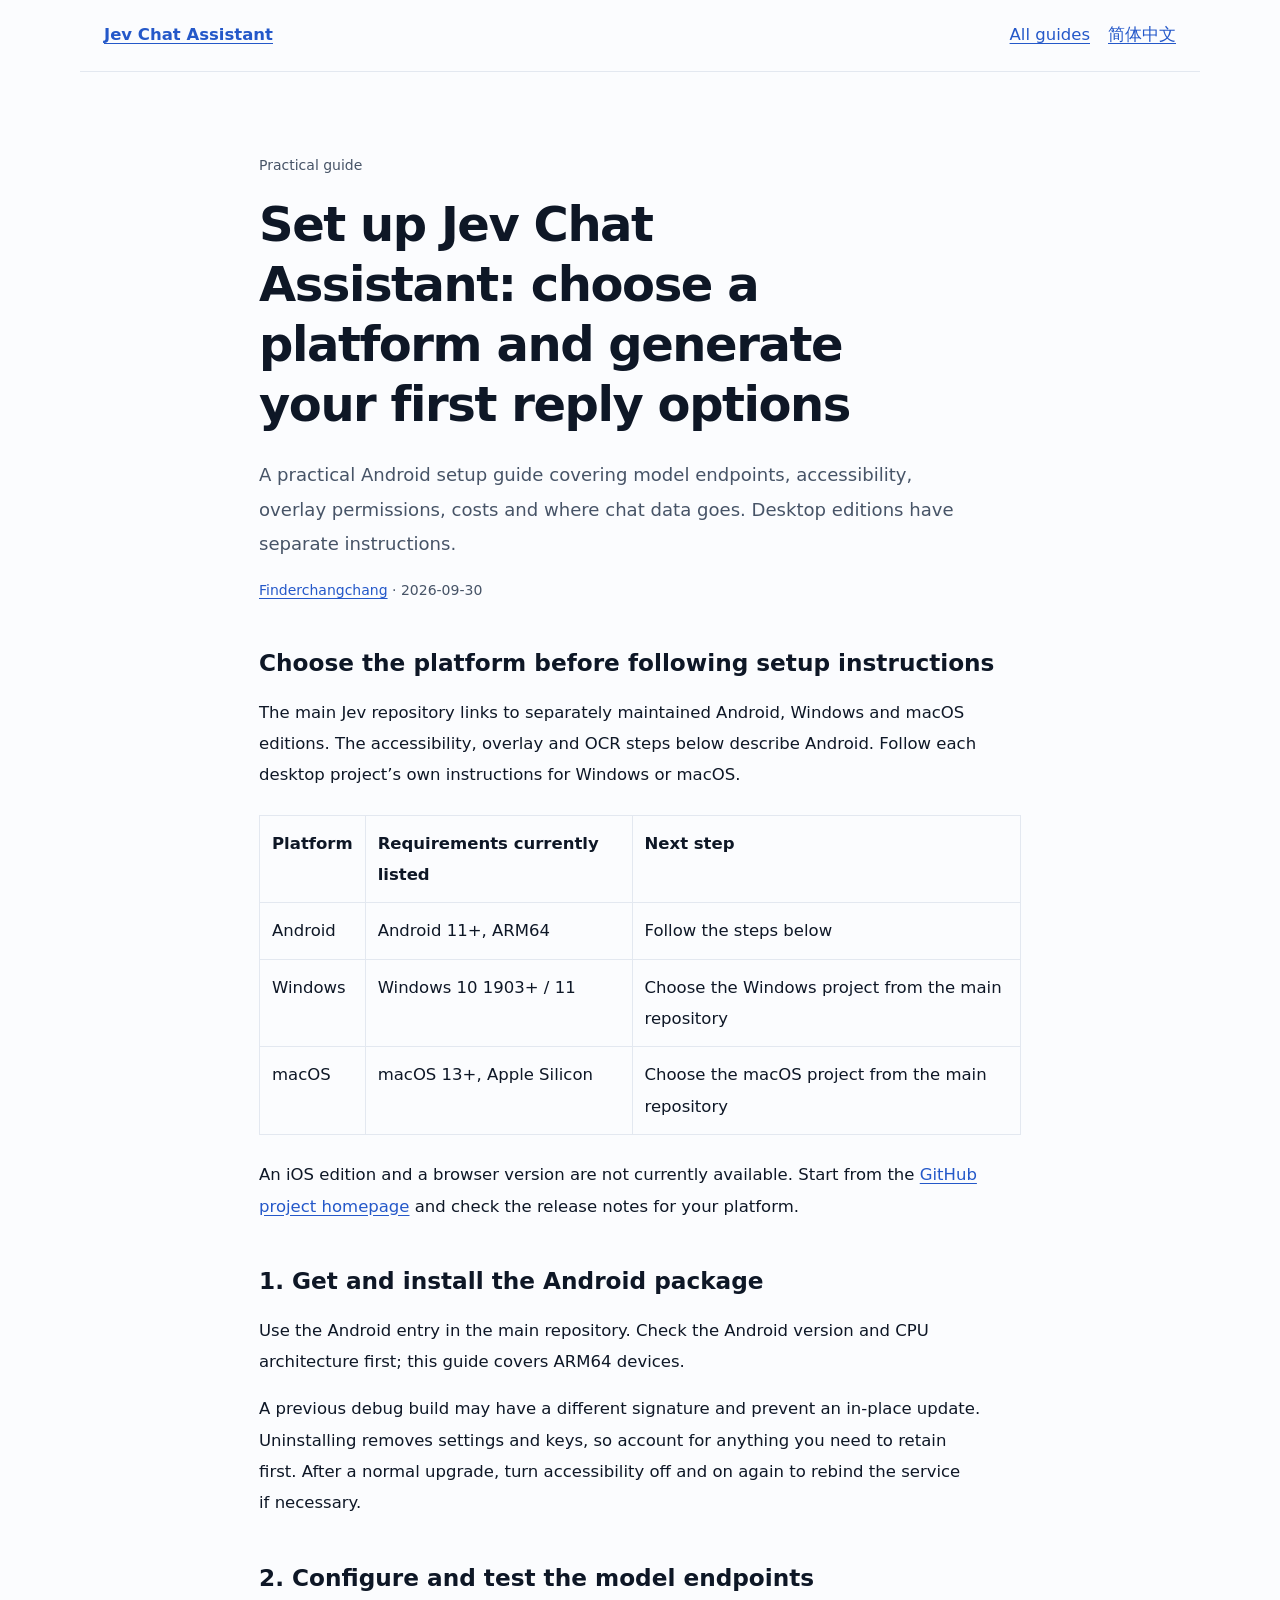
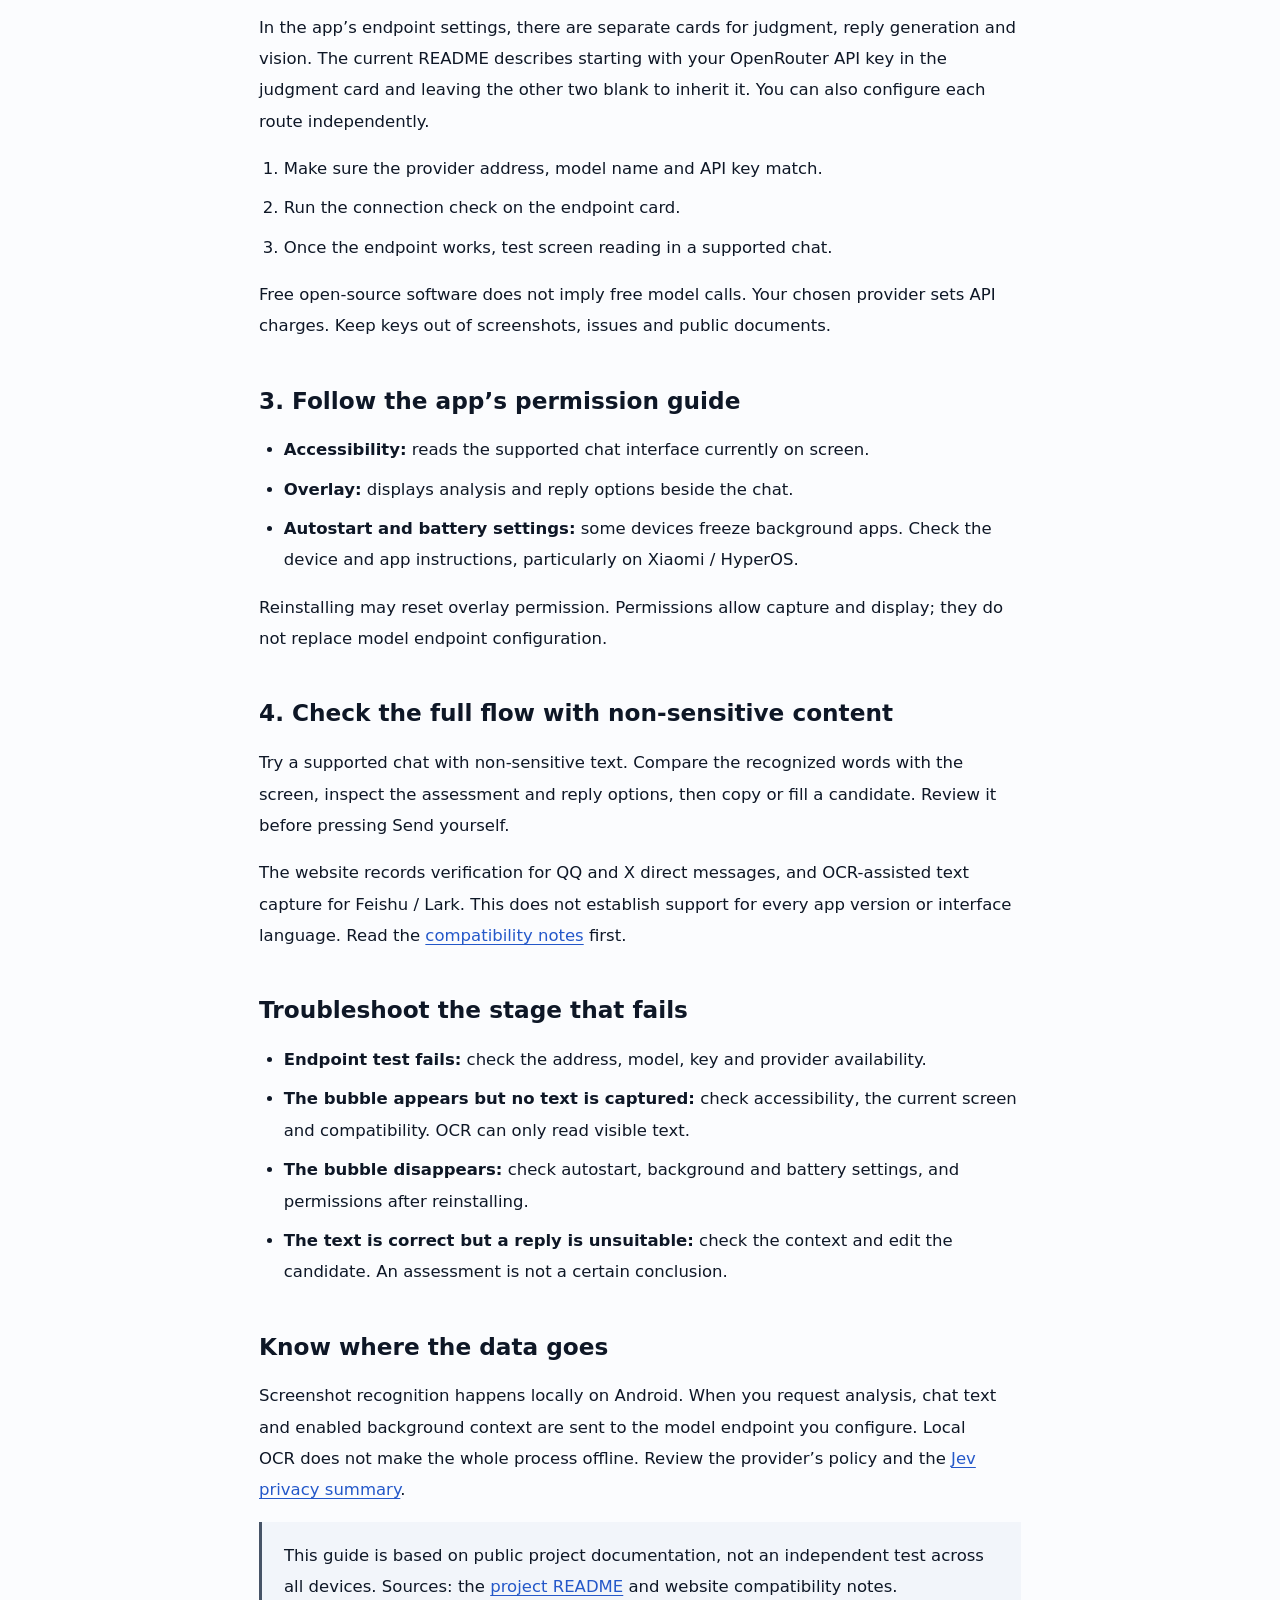
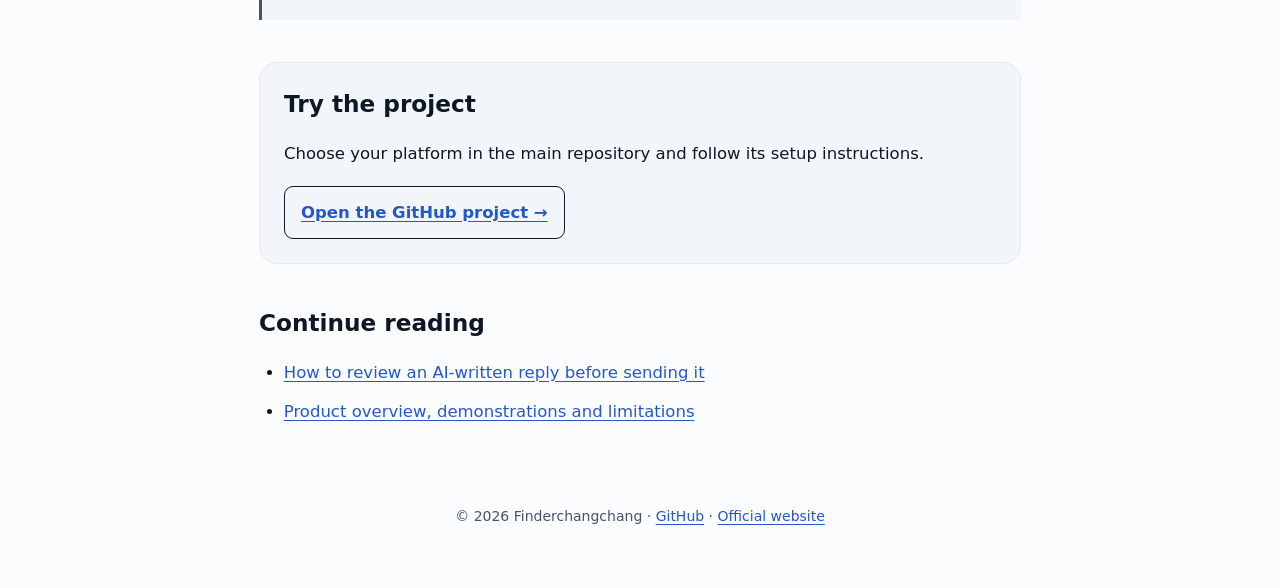
<file: site/guides/android-setup.en.html>
<!DOCTYPE html>
<html lang="en">
<head>
<meta charset="utf-8"><meta name="viewport" content="width=device-width,initial-scale=1">
<title>Set up Jev Chat Assistant: choose a platform and generate your first reply options | Jev Chat Assistant</title>
<meta name="description" content="A practical Android setup guide covering model endpoints, accessibility, overlay permissions, costs and where chat data goes. Desktop editions have separate instructions.">
<meta name="robots" content="index, follow, max-image-preview:large">
<link rel="canonical" href="https://chatjevs.com/guides/android-setup.en.html">
<link rel="alternate" hreflang="zh-CN" href="https://chatjevs.com/guides/android-setup.html">
<link rel="alternate" hreflang="en" href="https://chatjevs.com/guides/android-setup.en.html">
<link rel="alternate" hreflang="x-default" href="https://chatjevs.com/guides/android-setup.html">
<meta property="og:type" content="article"><meta property="og:url" content="https://chatjevs.com/guides/android-setup.en.html">
<meta property="og:title" content="Set up Jev Chat Assistant: choose a platform and generate your first reply options"><meta property="og:description" content="A practical Android setup guide covering model endpoints, accessibility, overlay permissions, costs and where chat data goes. Desktop editions have separate instructions.">
<meta property="og:image" content="https://chatjevs.com/assets/og.png"><meta name="twitter:card" content="summary_large_image">
<meta name="color-scheme" content="light dark">
<link rel="icon" href="../assets/favicon.svg">
<link rel="stylesheet" href="../style.css?v=20260930b"><link rel="stylesheet" href="../guide.css?v=20260930b">
<script type="application/ld+json">{"@context":"https://schema.org","@graph":[{"@type":"Article","@id":"https://chatjevs.com/guides/android-setup.en.html#article","headline":"Set up Jev Chat Assistant: choose a platform and generate your first reply options","description":"A practical Android setup guide covering model endpoints, accessibility, overlay permissions, costs and where chat data goes. Desktop editions have separate instructions.","inLanguage":"en","datePublished":"2026-09-30T01:56:57+08:00","dateModified":"2026-09-30T01:56:57+08:00","mainEntityOfPage":"https://chatjevs.com/guides/android-setup.en.html","image":"https://chatjevs.com/assets/og.png","author":{"@type":"Person","name":"Finderchangchang","url":"https://github.com/Finderchangchang"},"publisher":{"@type":"Person","name":"Finderchangchang","url":"https://github.com/Finderchangchang"},"isPartOf":{"@id":"https://chatjevs.com/#website"}},{"@type":"BreadcrumbList","itemListElement":[{"@type":"ListItem","position":1,"name":"Jev Chat Assistant","item":"https://chatjevs.com/en.html"},{"@type":"ListItem","position":2,"name":"Set up Jev Chat Assistant: choose a platform and generate your first reply options","item":"https://chatjevs.com/guides/android-setup.en.html"}]}]}</script>
<script>try { var theme=localStorage.getItem('jev-theme'); if(theme==='light'||theme==='dark') document.documentElement.setAttribute('data-theme',theme); } catch(e) {}</script>
<script defer src="https://umami.jisikeji.cn/script.js" data-website-id="e294ceb6-4001-47a0-a18b-d225cd09017a"></script>
</head>
<body>
<a class="guide-skip" href="#main">Skip to content</a>
<header class="guide-nav"><a class="guide-brand" href="../en.html">Jev Chat Assistant</a><nav aria-label="Guide navigation"><a href="../en.html#guides">All guides</a><a href="android-setup.html" hreflang="zh-CN" lang="zh-CN">简体中文</a></nav></header>
<main id="main" class="guide-main">
<article>
<header><p class="guide-kicker">Practical guide</p><h1>Set up Jev Chat Assistant: choose a platform and generate your first reply options</h1><p class="guide-lead">A practical Android setup guide covering model endpoints, accessibility, overlay permissions, costs and where chat data goes. Desktop editions have separate instructions.</p><p class="guide-meta"><a href="https://github.com/Finderchangchang">Finderchangchang</a> · <time datetime="2026-09-30T01:56:57+08:00">2026-09-30</time></p></header>
<h2 id="platform">Choose the platform before following setup instructions</h2>
<p>The main Jev repository links to separately maintained Android, Windows and macOS editions. The accessibility, overlay and OCR steps below describe Android. Follow each desktop project’s own instructions for Windows or macOS.</p>
<div class="guide-table"><table><thead><tr><th>Platform</th><th>Requirements currently listed</th><th>Next step</th></tr></thead><tbody><tr><td>Android</td><td>Android 11+, ARM64</td><td>Follow the steps below</td></tr><tr><td>Windows</td><td>Windows 10 1903+ / 11</td><td>Choose the Windows project from the main repository</td></tr><tr><td>macOS</td><td>macOS 13+, Apple Silicon</td><td>Choose the macOS project from the main repository</td></tr></tbody></table></div>
<p>An iOS edition and a browser version are not currently available. Start from the <a href="https://github.com/jev-chat/jev-chat-jarvis">GitHub project homepage</a> and check the release notes for your platform.</p>
<h2 id="install">1. Get and install the Android package</h2>
<p>Use the Android entry in the main repository. Check the Android version and CPU architecture first; this guide covers ARM64 devices.</p>
<p>A previous debug build may have a different signature and prevent an in-place update. Uninstalling removes settings and keys, so account for anything you need to retain first. After a normal upgrade, turn accessibility off and on again to rebind the service if necessary.</p>
<h2 id="api">2. Configure and test the model endpoints</h2>
<p>In the app’s endpoint settings, there are separate cards for judgment, reply generation and vision. The current README describes starting with your OpenRouter API key in the judgment card and leaving the other two blank to inherit it. You can also configure each route independently.</p>
<ol><li>Make sure the provider address, model name and API key match.</li><li>Run the connection check on the endpoint card.</li><li>Once the endpoint works, test screen reading in a supported chat.</li></ol>
<p>Free open-source software does not imply free model calls. Your chosen provider sets API charges. Keep keys out of screenshots, issues and public documents.</p>
<h2 id="permissions">3. Follow the app’s permission guide</h2>
<ul><li><strong>Accessibility:</strong> reads the supported chat interface currently on screen.</li><li><strong>Overlay:</strong> displays analysis and reply options beside the chat.</li><li><strong>Autostart and battery settings:</strong> some devices freeze background apps. Check the device and app instructions, particularly on Xiaomi / HyperOS.</li></ul>
<p>Reinstalling may reset overlay permission. Permissions allow capture and display; they do not replace model endpoint configuration.</p>
<h2 id="first-reply">4. Check the full flow with non-sensitive content</h2>
<p>Try a supported chat with non-sensitive text. Compare the recognized words with the screen, inspect the assessment and reply options, then copy or fill a candidate. Review it before pressing Send yourself.</p>
<p>The website records verification for QQ and X direct messages, and OCR-assisted text capture for Feishu / Lark. This does not establish support for every app version or interface language. Read the <a href="../en.html#apps">compatibility notes</a> first.</p>
<h2 id="troubleshooting">Troubleshoot the stage that fails</h2>
<ul><li><strong>Endpoint test fails:</strong> check the address, model, key and provider availability.</li><li><strong>The bubble appears but no text is captured:</strong> check accessibility, the current screen and compatibility. OCR can only read visible text.</li><li><strong>The bubble disappears:</strong> check autostart, background and battery settings, and permissions after reinstalling.</li><li><strong>The text is correct but a reply is unsuitable:</strong> check the context and edit the candidate. An assessment is not a certain conclusion.</li></ul>
<h2 id="privacy">Know where the data goes</h2>
<p>Screenshot recognition happens locally on Android. When you request analysis, chat text and enabled background context are sent to the model endpoint you configure. Local OCR does not make the whole process offline. Review the provider’s policy and the <a href="../privacy.html#en-summary">Jev privacy summary</a>.</p>
<p class="guide-note">This guide is based on public project documentation, not an independent test across all devices. Sources: the <a href="https://github.com/jev-chat/jev-chat-jarvis/blob/main/README.md">project README</a> and website compatibility notes.</p>
<aside class="guide-cta"><h2>Try the project</h2><p>Choose your platform in the main repository and follow its setup instructions.</p><a class="guide-button" href="https://github.com/jev-chat/jev-chat-jarvis" target="_blank" rel="noopener" data-umami-event="go-main-repo" data-umami-event-pos="guide-android-setup" data-umami-event-intent="get">Open the GitHub project →</a></aside>
<aside class="guide-related"><h2>Continue reading</h2><ul><li><a href="review-ai-replies.en.html">How to review an AI-written reply before sending it</a></li><li><a href="../en.html">Product overview, demonstrations and limitations</a></li></ul></aside>
</article>
</main>
<footer class="guide-footer">© 2026 Finderchangchang · <a href="https://github.com/jev-chat/jev-chat-jarvis">GitHub</a> · <a href="../en.html">Official website</a></footer>
</body></html>
</file>
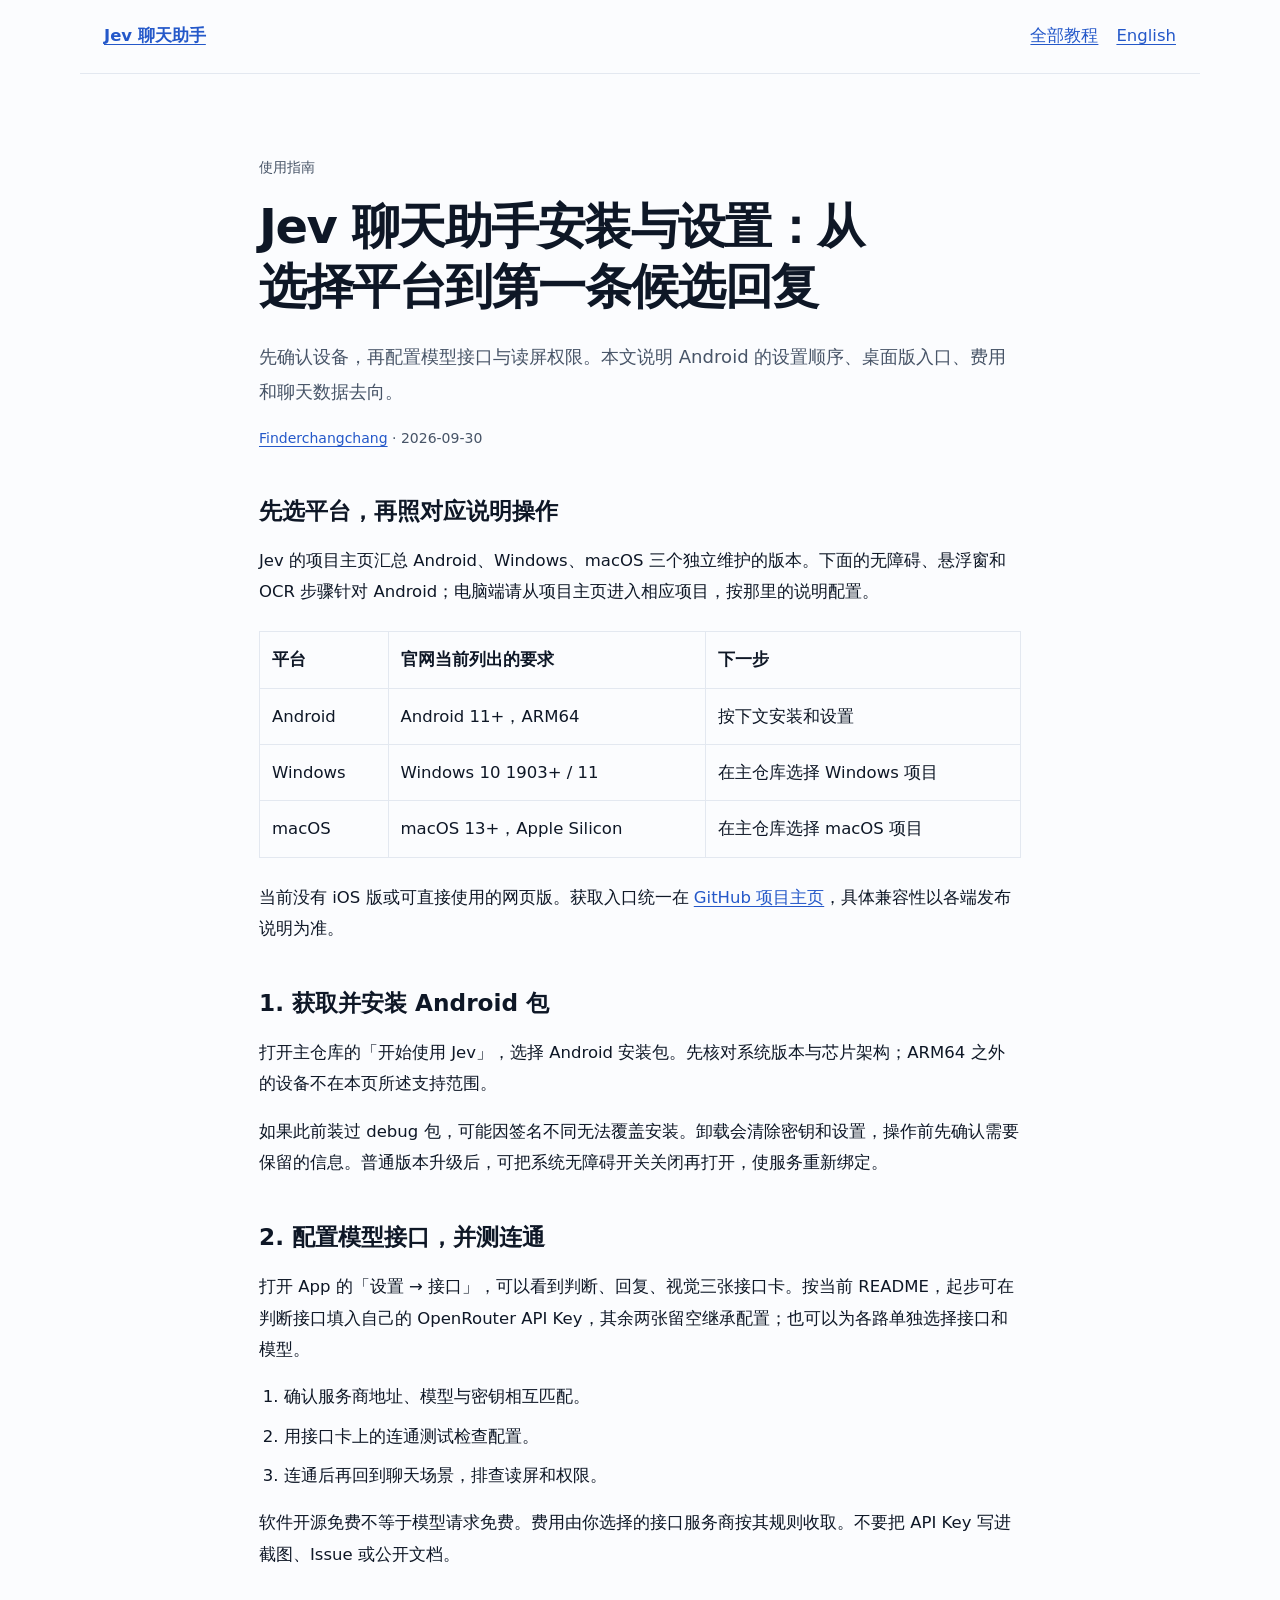
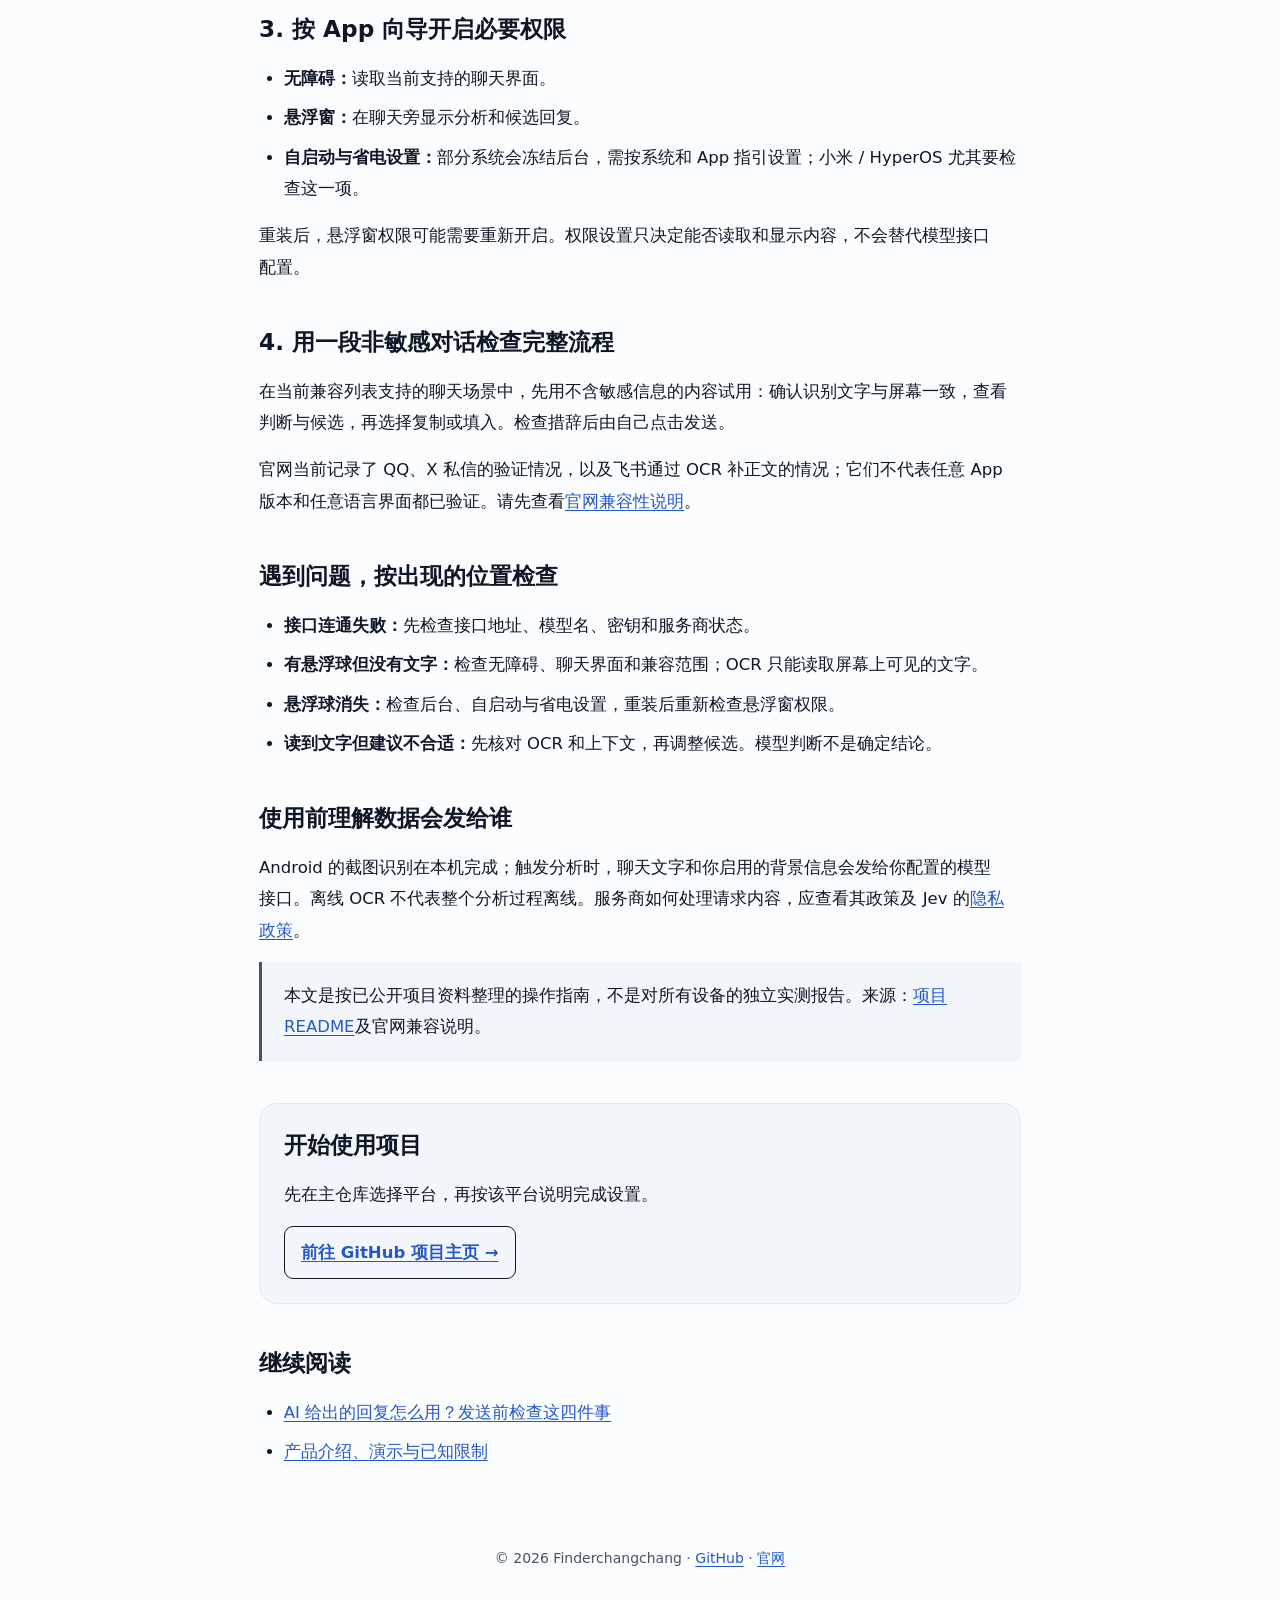
<file: site/guides/android-setup.html>
<!DOCTYPE html>
<html lang="zh-CN">
<head>
<meta charset="utf-8"><meta name="viewport" content="width=device-width,initial-scale=1">
<title>Jev 聊天助手安装与设置：从选择平台到第一条候选回复 | Jev Chat Assistant</title>
<meta name="description" content="先确认设备，再配置模型接口与读屏权限。本文说明 Android 的设置顺序、桌面版入口、费用和聊天数据去向。">
<meta name="robots" content="index, follow, max-image-preview:large">
<link rel="canonical" href="https://chatjevs.com/guides/android-setup.html">
<link rel="alternate" hreflang="zh-CN" href="https://chatjevs.com/guides/android-setup.html">
<link rel="alternate" hreflang="en" href="https://chatjevs.com/guides/android-setup.en.html">
<link rel="alternate" hreflang="x-default" href="https://chatjevs.com/guides/android-setup.html">
<meta property="og:type" content="article"><meta property="og:url" content="https://chatjevs.com/guides/android-setup.html">
<meta property="og:title" content="Jev 聊天助手安装与设置：从选择平台到第一条候选回复"><meta property="og:description" content="先确认设备，再配置模型接口与读屏权限。本文说明 Android 的设置顺序、桌面版入口、费用和聊天数据去向。">
<meta property="og:image" content="https://chatjevs.com/assets/og.png"><meta name="twitter:card" content="summary_large_image">
<meta name="color-scheme" content="light dark">
<link rel="icon" href="../assets/favicon.svg">
<link rel="stylesheet" href="../style.css?v=20260930b"><link rel="stylesheet" href="../guide.css?v=20260930b">
<script type="application/ld+json">{"@context":"https://schema.org","@graph":[{"@type":"Article","@id":"https://chatjevs.com/guides/android-setup.html#article","headline":"Jev 聊天助手安装与设置：从选择平台到第一条候选回复","description":"先确认设备，再配置模型接口与读屏权限。本文说明 Android 的设置顺序、桌面版入口、费用和聊天数据去向。","inLanguage":"zh-CN","datePublished":"2026-09-30T01:56:57+08:00","dateModified":"2026-09-30T01:56:57+08:00","mainEntityOfPage":"https://chatjevs.com/guides/android-setup.html","image":"https://chatjevs.com/assets/og.png","author":{"@type":"Person","name":"Finderchangchang","url":"https://github.com/Finderchangchang"},"publisher":{"@type":"Person","name":"Finderchangchang","url":"https://github.com/Finderchangchang"},"isPartOf":{"@id":"https://chatjevs.com/#website"}},{"@type":"BreadcrumbList","itemListElement":[{"@type":"ListItem","position":1,"name":"Jev Chat Assistant","item":"https://chatjevs.com/"},{"@type":"ListItem","position":2,"name":"Jev 聊天助手安装与设置：从选择平台到第一条候选回复","item":"https://chatjevs.com/guides/android-setup.html"}]}]}</script>
<script>try { var theme=localStorage.getItem('jev-theme'); if(theme==='light'||theme==='dark') document.documentElement.setAttribute('data-theme',theme); } catch(e) {}</script>
<script defer src="https://umami.jisikeji.cn/script.js" data-website-id="e294ceb6-4001-47a0-a18b-d225cd09017a"></script>
</head>
<body>
<a class="guide-skip" href="#main">跳到正文</a>
<header class="guide-nav"><a class="guide-brand" href="../?lang=zh">Jev 聊天助手</a><nav aria-label="教程导航"><a href="../?lang=zh#guides">全部教程</a><a href="android-setup.en.html" hreflang="en" lang="en">English</a></nav></header>
<main id="main" class="guide-main">
<article>
<header><p class="guide-kicker">使用指南</p><h1>Jev 聊天助手安装与设置：从选择平台到第一条候选回复</h1><p class="guide-lead">先确认设备，再配置模型接口与读屏权限。本文说明 Android 的设置顺序、桌面版入口、费用和聊天数据去向。</p><p class="guide-meta"><a href="https://github.com/Finderchangchang">Finderchangchang</a> · <time datetime="2026-09-30T01:56:57+08:00">2026-09-30</time></p></header>
<h2 id="platform">先选平台，再照对应说明操作</h2>
<p>Jev 的项目主页汇总 Android、Windows、macOS 三个独立维护的版本。下面的无障碍、悬浮窗和 OCR 步骤针对 Android；电脑端请从项目主页进入相应项目，按那里的说明配置。</p>
<div class="guide-table"><table><thead><tr><th>平台</th><th>官网当前列出的要求</th><th>下一步</th></tr></thead><tbody><tr><td>Android</td><td>Android 11+，ARM64</td><td>按下文安装和设置</td></tr><tr><td>Windows</td><td>Windows 10 1903+ / 11</td><td>在主仓库选择 Windows 项目</td></tr><tr><td>macOS</td><td>macOS 13+，Apple Silicon</td><td>在主仓库选择 macOS 项目</td></tr></tbody></table></div>
<p>当前没有 iOS 版或可直接使用的网页版。获取入口统一在 <a href="https://github.com/jev-chat/jev-chat-jarvis">GitHub 项目主页</a>，具体兼容性以各端发布说明为准。</p>
<h2 id="install">1. 获取并安装 Android 包</h2>
<p>打开主仓库的「开始使用 Jev」，选择 Android 安装包。先核对系统版本与芯片架构；ARM64 之外的设备不在本页所述支持范围。</p>
<p>如果此前装过 debug 包，可能因签名不同无法覆盖安装。卸载会清除密钥和设置，操作前先确认需要保留的信息。普通版本升级后，可把系统无障碍开关关闭再打开，使服务重新绑定。</p>
<h2 id="api">2. 配置模型接口，并测连通</h2>
<p>打开 App 的「设置 → 接口」，可以看到判断、回复、视觉三张接口卡。按当前 README，起步可在判断接口填入自己的 OpenRouter API Key，其余两张留空继承配置；也可以为各路单独选择接口和模型。</p>
<ol><li>确认服务商地址、模型与密钥相互匹配。</li><li>用接口卡上的连通测试检查配置。</li><li>连通后再回到聊天场景，排查读屏和权限。</li></ol>
<p>软件开源免费不等于模型请求免费。费用由你选择的接口服务商按其规则收取。不要把 API Key 写进截图、Issue 或公开文档。</p>
<h2 id="permissions">3. 按 App 向导开启必要权限</h2>
<ul><li><strong>无障碍：</strong>读取当前支持的聊天界面。</li><li><strong>悬浮窗：</strong>在聊天旁显示分析和候选回复。</li><li><strong>自启动与省电设置：</strong>部分系统会冻结后台，需按系统和 App 指引设置；小米 / HyperOS 尤其要检查这一项。</li></ul>
<p>重装后，悬浮窗权限可能需要重新开启。权限设置只决定能否读取和显示内容，不会替代模型接口配置。</p>
<h2 id="first-reply">4. 用一段非敏感对话检查完整流程</h2>
<p>在当前兼容列表支持的聊天场景中，先用不含敏感信息的内容试用：确认识别文字与屏幕一致，查看判断与候选，再选择复制或填入。检查措辞后由自己点击发送。</p>
<p>官网当前记录了 QQ、X 私信的验证情况，以及飞书通过 OCR 补正文的情况；它们不代表任意 App 版本和任意语言界面都已验证。请先查看<a href="../?lang=zh#apps">官网兼容性说明</a>。</p>
<h2 id="troubleshooting">遇到问题，按出现的位置检查</h2>
<ul><li><strong>接口连通失败：</strong>先检查接口地址、模型名、密钥和服务商状态。</li><li><strong>有悬浮球但没有文字：</strong>检查无障碍、聊天界面和兼容范围；OCR 只能读取屏幕上可见的文字。</li><li><strong>悬浮球消失：</strong>检查后台、自启动与省电设置，重装后重新检查悬浮窗权限。</li><li><strong>读到文字但建议不合适：</strong>先核对 OCR 和上下文，再调整候选。模型判断不是确定结论。</li></ul>
<h2 id="privacy">使用前理解数据会发给谁</h2>
<p>Android 的截图识别在本机完成；触发分析时，聊天文字和你启用的背景信息会发给你配置的模型接口。离线 OCR 不代表整个分析过程离线。服务商如何处理请求内容，应查看其政策及 Jev 的<a href="../privacy.html">隐私政策</a>。</p>
<p class="guide-note">本文是按已公开项目资料整理的操作指南，不是对所有设备的独立实测报告。来源：<a href="https://github.com/jev-chat/jev-chat-jarvis/blob/main/README.md">项目 README</a>及官网兼容说明。</p>
<aside class="guide-cta"><h2>开始使用项目</h2><p>先在主仓库选择平台，再按该平台说明完成设置。</p><a class="guide-button" href="https://github.com/jev-chat/jev-chat-jarvis" target="_blank" rel="noopener" data-umami-event="go-main-repo" data-umami-event-pos="guide-android-setup" data-umami-event-intent="get">前往 GitHub 项目主页 →</a></aside>
<aside class="guide-related"><h2>继续阅读</h2><ul><li><a href="review-ai-replies.html">AI 给出的回复怎么用？发送前检查这四件事</a></li><li><a href="../?lang=zh">产品介绍、演示与已知限制</a></li></ul></aside>
</article>
</main>
<footer class="guide-footer">© 2026 Finderchangchang · <a href="https://github.com/jev-chat/jev-chat-jarvis">GitHub</a> · <a href="../?lang=zh">官网</a></footer>
</body></html>
</file>
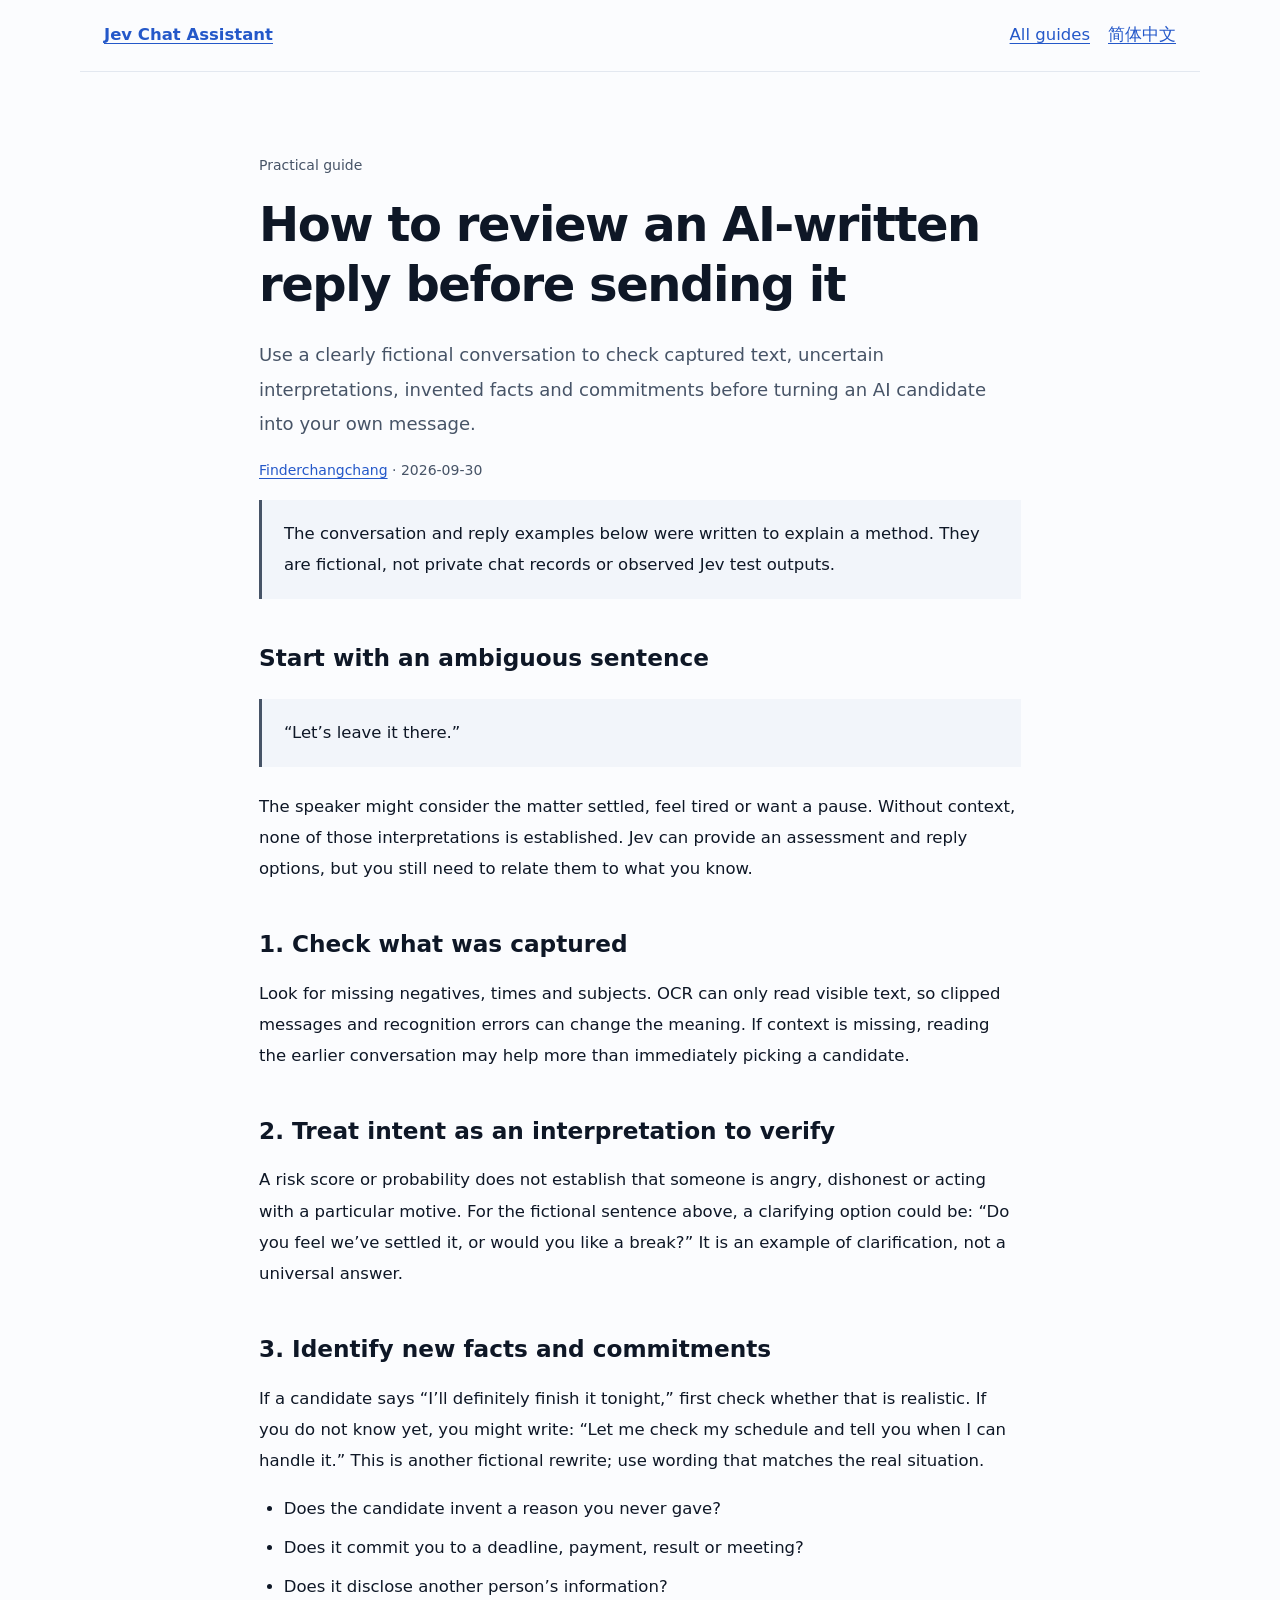
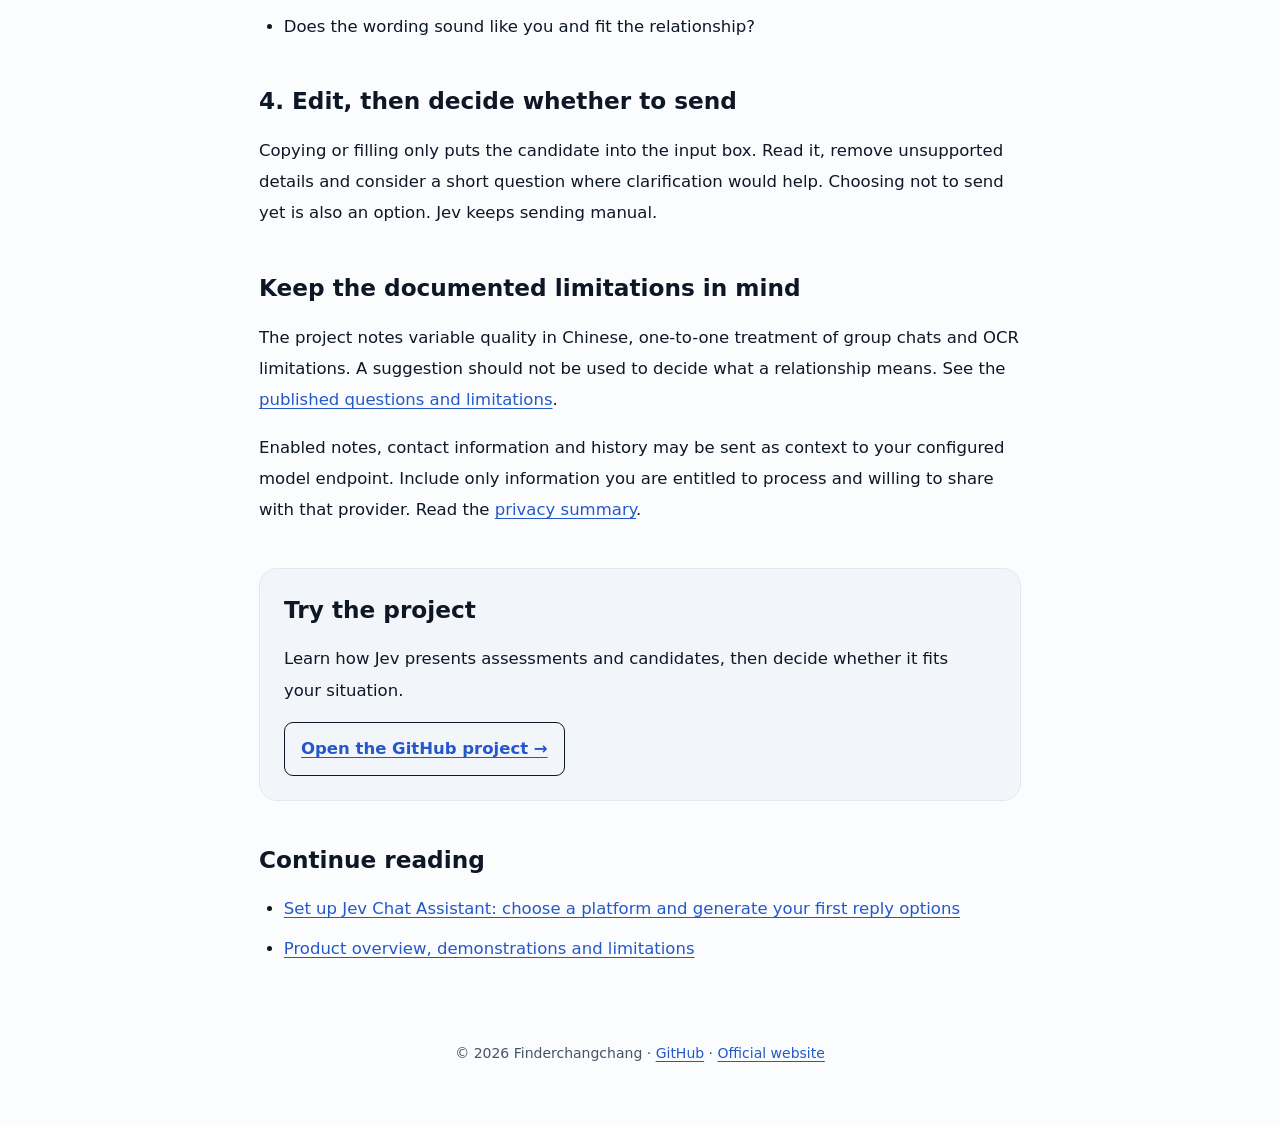
<file: site/guides/review-ai-replies.en.html>
<!DOCTYPE html>
<html lang="en">
<head>
<meta charset="utf-8"><meta name="viewport" content="width=device-width,initial-scale=1">
<title>How to review an AI-written reply before sending it | Jev Chat Assistant</title>
<meta name="description" content="Use a clearly fictional conversation to check captured text, uncertain interpretations, invented facts and commitments before turning an AI candidate into your own message.">
<meta name="robots" content="index, follow, max-image-preview:large">
<link rel="canonical" href="https://chatjevs.com/guides/review-ai-replies.en.html">
<link rel="alternate" hreflang="zh-CN" href="https://chatjevs.com/guides/review-ai-replies.html">
<link rel="alternate" hreflang="en" href="https://chatjevs.com/guides/review-ai-replies.en.html">
<link rel="alternate" hreflang="x-default" href="https://chatjevs.com/guides/review-ai-replies.html">
<meta property="og:type" content="article"><meta property="og:url" content="https://chatjevs.com/guides/review-ai-replies.en.html">
<meta property="og:title" content="How to review an AI-written reply before sending it"><meta property="og:description" content="Use a clearly fictional conversation to check captured text, uncertain interpretations, invented facts and commitments before turning an AI candidate into your own message.">
<meta property="og:image" content="https://chatjevs.com/assets/og.png"><meta name="twitter:card" content="summary_large_image">
<meta name="color-scheme" content="light dark">
<link rel="icon" href="../assets/favicon.svg">
<link rel="stylesheet" href="../style.css?v=20260930b"><link rel="stylesheet" href="../guide.css?v=20260930b">
<script type="application/ld+json">{"@context":"https://schema.org","@graph":[{"@type":"Article","@id":"https://chatjevs.com/guides/review-ai-replies.en.html#article","headline":"How to review an AI-written reply before sending it","description":"Use a clearly fictional conversation to check captured text, uncertain interpretations, invented facts and commitments before turning an AI candidate into your own message.","inLanguage":"en","datePublished":"2026-09-30T01:56:57+08:00","dateModified":"2026-09-30T01:56:57+08:00","mainEntityOfPage":"https://chatjevs.com/guides/review-ai-replies.en.html","image":"https://chatjevs.com/assets/og.png","author":{"@type":"Person","name":"Finderchangchang","url":"https://github.com/Finderchangchang"},"publisher":{"@type":"Person","name":"Finderchangchang","url":"https://github.com/Finderchangchang"},"isPartOf":{"@id":"https://chatjevs.com/#website"}},{"@type":"BreadcrumbList","itemListElement":[{"@type":"ListItem","position":1,"name":"Jev Chat Assistant","item":"https://chatjevs.com/en.html"},{"@type":"ListItem","position":2,"name":"How to review an AI-written reply before sending it","item":"https://chatjevs.com/guides/review-ai-replies.en.html"}]}]}</script>
<script>try { var theme=localStorage.getItem('jev-theme'); if(theme==='light'||theme==='dark') document.documentElement.setAttribute('data-theme',theme); } catch(e) {}</script>
<script defer src="https://umami.jisikeji.cn/script.js" data-website-id="e294ceb6-4001-47a0-a18b-d225cd09017a"></script>
</head>
<body>
<a class="guide-skip" href="#main">Skip to content</a>
<header class="guide-nav"><a class="guide-brand" href="../en.html">Jev Chat Assistant</a><nav aria-label="Guide navigation"><a href="../en.html#guides">All guides</a><a href="review-ai-replies.html" hreflang="zh-CN" lang="zh-CN">简体中文</a></nav></header>
<main id="main" class="guide-main">
<article>
<header><p class="guide-kicker">Practical guide</p><h1>How to review an AI-written reply before sending it</h1><p class="guide-lead">Use a clearly fictional conversation to check captured text, uncertain interpretations, invented facts and commitments before turning an AI candidate into your own message.</p><p class="guide-meta"><a href="https://github.com/Finderchangchang">Finderchangchang</a> · <time datetime="2026-09-30T01:56:57+08:00">2026-09-30</time></p></header>
<p class="guide-note">The conversation and reply examples below were written to explain a method. They are fictional, not private chat records or observed Jev test outputs.</p>
<h2 id="example">Start with an ambiguous sentence</h2><blockquote>“Let’s leave it there.”</blockquote>
<p>The speaker might consider the matter settled, feel tired or want a pause. Without context, none of those interpretations is established. Jev can provide an assessment and reply options, but you still need to relate them to what you know.</p>
<h2 id="facts">1. Check what was captured</h2>
<p>Look for missing negatives, times and subjects. OCR can only read visible text, so clipped messages and recognition errors can change the meaning. If context is missing, reading the earlier conversation may help more than immediately picking a candidate.</p>
<h2 id="intent">2. Treat intent as an interpretation to verify</h2>
<p>A risk score or probability does not establish that someone is angry, dishonest or acting with a particular motive. For the fictional sentence above, a clarifying option could be: “Do you feel we’ve settled it, or would you like a break?” It is an example of clarification, not a universal answer.</p>
<h2 id="promise">3. Identify new facts and commitments</h2>
<p>If a candidate says “I’ll definitely finish it tonight,” first check whether that is realistic. If you do not know yet, you might write: “Let me check my schedule and tell you when I can handle it.” This is another fictional rewrite; use wording that matches the real situation.</p>
<ul><li>Does the candidate invent a reason you never gave?</li><li>Does it commit you to a deadline, payment, result or meeting?</li><li>Does it disclose another person’s information?</li><li>Does the wording sound like you and fit the relationship?</li></ul>
<h2 id="send">4. Edit, then decide whether to send</h2>
<p>Copying or filling only puts the candidate into the input box. Read it, remove unsupported details and consider a short question where clarification would help. Choosing not to send yet is also an option. Jev keeps sending manual.</p>
<h2 id="limits">Keep the documented limitations in mind</h2>
<p>The project notes variable quality in Chinese, one-to-one treatment of group chats and OCR limitations. A suggestion should not be used to decide what a relationship means. See the <a href="../en.html#faq">published questions and limitations</a>.</p>
<p>Enabled notes, contact information and history may be sent as context to your configured model endpoint. Include only information you are entitled to process and willing to share with that provider. Read the <a href="../privacy.html#en-summary">privacy summary</a>.</p>
<aside class="guide-cta"><h2>Try the project</h2><p>Learn how Jev presents assessments and candidates, then decide whether it fits your situation.</p><a class="guide-button" href="https://github.com/jev-chat/jev-chat-jarvis" target="_blank" rel="noopener" data-umami-event="go-main-repo" data-umami-event-pos="guide-review-ai-replies" data-umami-event-intent="get">Open the GitHub project →</a></aside>
<aside class="guide-related"><h2>Continue reading</h2><ul><li><a href="android-setup.en.html">Set up Jev Chat Assistant: choose a platform and generate your first reply options</a></li><li><a href="../en.html">Product overview, demonstrations and limitations</a></li></ul></aside>
</article>
</main>
<footer class="guide-footer">© 2026 Finderchangchang · <a href="https://github.com/jev-chat/jev-chat-jarvis">GitHub</a> · <a href="../en.html">Official website</a></footer>
</body></html>
</file>
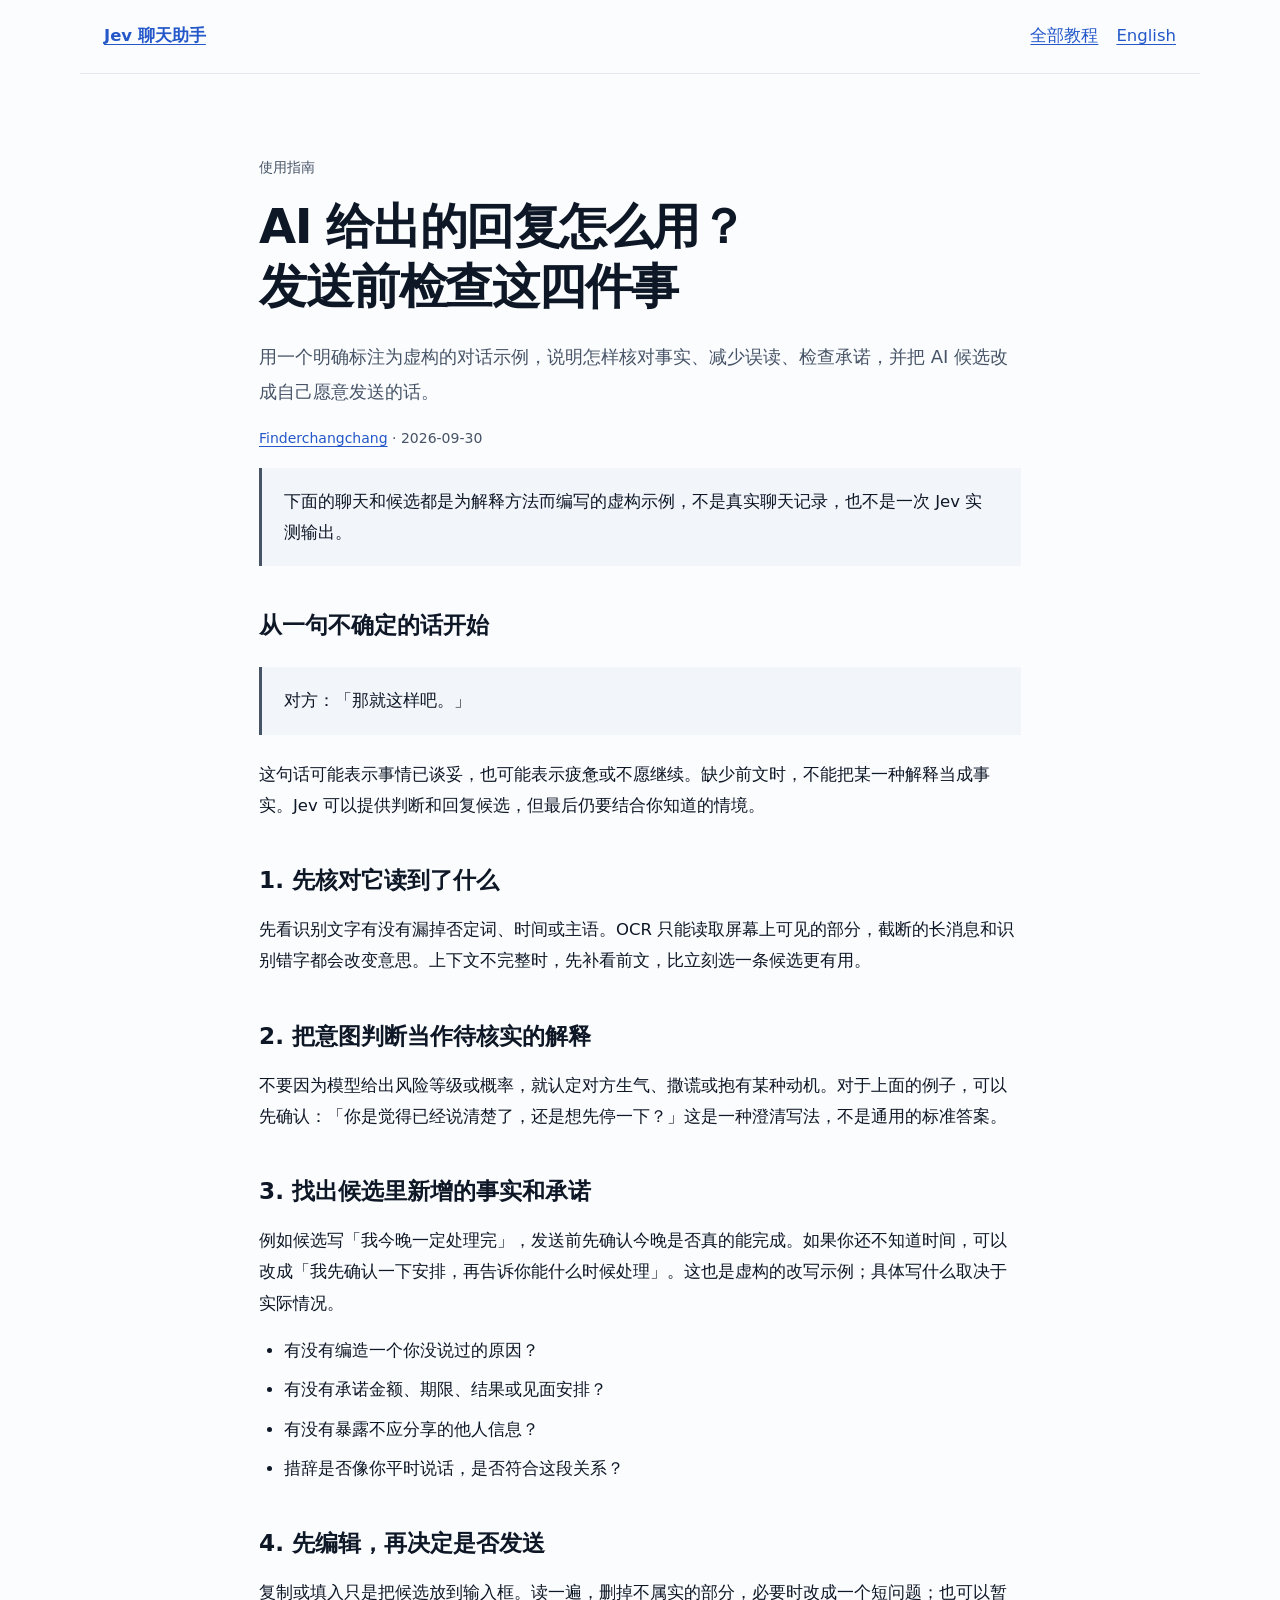
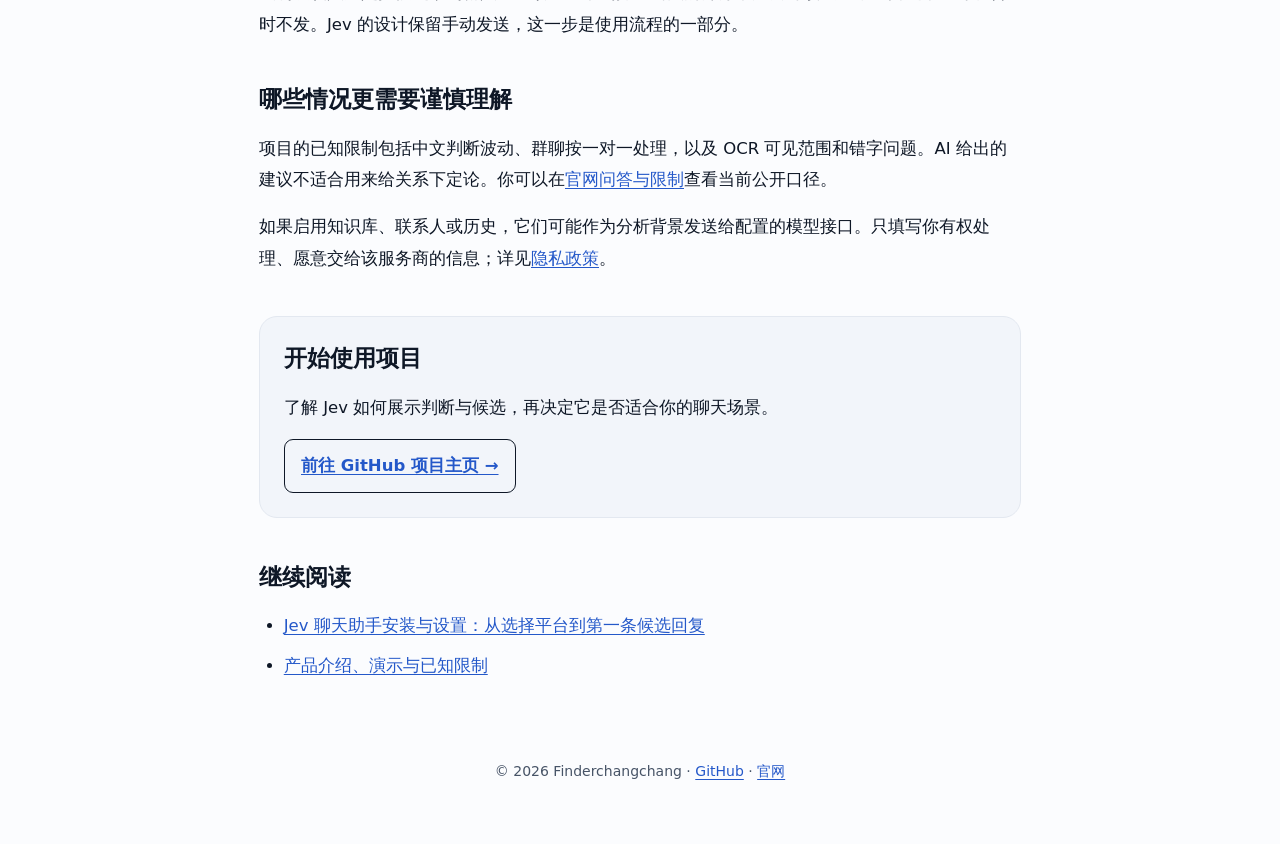
<file: site/guides/review-ai-replies.html>
<!DOCTYPE html>
<html lang="zh-CN">
<head>
<meta charset="utf-8"><meta name="viewport" content="width=device-width,initial-scale=1">
<title>AI 给出的回复怎么用？发送前检查这四件事 | Jev Chat Assistant</title>
<meta name="description" content="用一个明确标注为虚构的对话示例，说明怎样核对事实、减少误读、检查承诺，并把 AI 候选改成自己愿意发送的话。">
<meta name="robots" content="index, follow, max-image-preview:large">
<link rel="canonical" href="https://chatjevs.com/guides/review-ai-replies.html">
<link rel="alternate" hreflang="zh-CN" href="https://chatjevs.com/guides/review-ai-replies.html">
<link rel="alternate" hreflang="en" href="https://chatjevs.com/guides/review-ai-replies.en.html">
<link rel="alternate" hreflang="x-default" href="https://chatjevs.com/guides/review-ai-replies.html">
<meta property="og:type" content="article"><meta property="og:url" content="https://chatjevs.com/guides/review-ai-replies.html">
<meta property="og:title" content="AI 给出的回复怎么用？发送前检查这四件事"><meta property="og:description" content="用一个明确标注为虚构的对话示例，说明怎样核对事实、减少误读、检查承诺，并把 AI 候选改成自己愿意发送的话。">
<meta property="og:image" content="https://chatjevs.com/assets/og.png"><meta name="twitter:card" content="summary_large_image">
<meta name="color-scheme" content="light dark">
<link rel="icon" href="../assets/favicon.svg">
<link rel="stylesheet" href="../style.css?v=20260930b"><link rel="stylesheet" href="../guide.css?v=20260930b">
<script type="application/ld+json">{"@context":"https://schema.org","@graph":[{"@type":"Article","@id":"https://chatjevs.com/guides/review-ai-replies.html#article","headline":"AI 给出的回复怎么用？发送前检查这四件事","description":"用一个明确标注为虚构的对话示例，说明怎样核对事实、减少误读、检查承诺，并把 AI 候选改成自己愿意发送的话。","inLanguage":"zh-CN","datePublished":"2026-09-30T01:56:57+08:00","dateModified":"2026-09-30T01:56:57+08:00","mainEntityOfPage":"https://chatjevs.com/guides/review-ai-replies.html","image":"https://chatjevs.com/assets/og.png","author":{"@type":"Person","name":"Finderchangchang","url":"https://github.com/Finderchangchang"},"publisher":{"@type":"Person","name":"Finderchangchang","url":"https://github.com/Finderchangchang"},"isPartOf":{"@id":"https://chatjevs.com/#website"}},{"@type":"BreadcrumbList","itemListElement":[{"@type":"ListItem","position":1,"name":"Jev Chat Assistant","item":"https://chatjevs.com/"},{"@type":"ListItem","position":2,"name":"AI 给出的回复怎么用？发送前检查这四件事","item":"https://chatjevs.com/guides/review-ai-replies.html"}]}]}</script>
<script>try { var theme=localStorage.getItem('jev-theme'); if(theme==='light'||theme==='dark') document.documentElement.setAttribute('data-theme',theme); } catch(e) {}</script>
<script defer src="https://umami.jisikeji.cn/script.js" data-website-id="e294ceb6-4001-47a0-a18b-d225cd09017a"></script>
</head>
<body>
<a class="guide-skip" href="#main">跳到正文</a>
<header class="guide-nav"><a class="guide-brand" href="../?lang=zh">Jev 聊天助手</a><nav aria-label="教程导航"><a href="../?lang=zh#guides">全部教程</a><a href="review-ai-replies.en.html" hreflang="en" lang="en">English</a></nav></header>
<main id="main" class="guide-main">
<article>
<header><p class="guide-kicker">使用指南</p><h1>AI 给出的回复怎么用？发送前检查这四件事</h1><p class="guide-lead">用一个明确标注为虚构的对话示例，说明怎样核对事实、减少误读、检查承诺，并把 AI 候选改成自己愿意发送的话。</p><p class="guide-meta"><a href="https://github.com/Finderchangchang">Finderchangchang</a> · <time datetime="2026-09-30T01:56:57+08:00">2026-09-30</time></p></header>
<p class="guide-note">下面的聊天和候选都是为解释方法而编写的虚构示例，不是真实聊天记录，也不是一次 Jev 实测输出。</p>
<h2 id="example">从一句不确定的话开始</h2><blockquote>对方：「那就这样吧。」</blockquote>
<p>这句话可能表示事情已谈妥，也可能表示疲惫或不愿继续。缺少前文时，不能把某一种解释当成事实。Jev 可以提供判断和回复候选，但最后仍要结合你知道的情境。</p>
<h2 id="facts">1. 先核对它读到了什么</h2>
<p>先看识别文字有没有漏掉否定词、时间或主语。OCR 只能读取屏幕上可见的部分，截断的长消息和识别错字都会改变意思。上下文不完整时，先补看前文，比立刻选一条候选更有用。</p>
<h2 id="intent">2. 把意图判断当作待核实的解释</h2>
<p>不要因为模型给出风险等级或概率，就认定对方生气、撒谎或抱有某种动机。对于上面的例子，可以先确认：「你是觉得已经说清楚了，还是想先停一下？」这是一种澄清写法，不是通用的标准答案。</p>
<h2 id="promise">3. 找出候选里新增的事实和承诺</h2>
<p>例如候选写「我今晚一定处理完」，发送前先确认今晚是否真的能完成。如果你还不知道时间，可以改成「我先确认一下安排，再告诉你能什么时候处理」。这也是虚构的改写示例；具体写什么取决于实际情况。</p>
<ul><li>有没有编造一个你没说过的原因？</li><li>有没有承诺金额、期限、结果或见面安排？</li><li>有没有暴露不应分享的他人信息？</li><li>措辞是否像你平时说话，是否符合这段关系？</li></ul>
<h2 id="send">4. 先编辑，再决定是否发送</h2>
<p>复制或填入只是把候选放到输入框。读一遍，删掉不属实的部分，必要时改成一个短问题；也可以暂时不发。Jev 的设计保留手动发送，这一步是使用流程的一部分。</p>
<h2 id="limits">哪些情况更需要谨慎理解</h2>
<p>项目的已知限制包括中文判断波动、群聊按一对一处理，以及 OCR 可见范围和错字问题。AI 给出的建议不适合用来给关系下定论。你可以在<a href="../?lang=zh#faq">官网问答与限制</a>查看当前公开口径。</p>
<p>如果启用知识库、联系人或历史，它们可能作为分析背景发送给配置的模型接口。只填写你有权处理、愿意交给该服务商的信息；详见<a href="../privacy.html">隐私政策</a>。</p>
<aside class="guide-cta"><h2>开始使用项目</h2><p>了解 Jev 如何展示判断与候选，再决定它是否适合你的聊天场景。</p><a class="guide-button" href="https://github.com/jev-chat/jev-chat-jarvis" target="_blank" rel="noopener" data-umami-event="go-main-repo" data-umami-event-pos="guide-review-ai-replies" data-umami-event-intent="get">前往 GitHub 项目主页 →</a></aside>
<aside class="guide-related"><h2>继续阅读</h2><ul><li><a href="android-setup.html">Jev 聊天助手安装与设置：从选择平台到第一条候选回复</a></li><li><a href="../?lang=zh">产品介绍、演示与已知限制</a></li></ul></aside>
</article>
</main>
<footer class="guide-footer">© 2026 Finderchangchang · <a href="https://github.com/jev-chat/jev-chat-jarvis">GitHub</a> · <a href="../?lang=zh">官网</a></footer>
</body></html>
</file>
<file: site/style.css>
/* ==========================================================================
   Jev 聊天助手 官网样式
   视觉语言：「批注」——聊天旁边一张安静的批注条。气泡尾巴式的小标签、虚线引线、
   危险等级 0–9 的刻度条，都是从 App 悬浮窗里长出来的。
   令牌在开头；浅色、深色两套分开设计（深色是「夜里回消息」，不是反色）。
   ========================================================================== */

:root {
  --bg: #fbfcfe;
  --bg-tint: #f2f5fa;
  --card: #ffffff;
  --card-2: #f6f8fc;
  --line: #e3e8f0;
  --line-2: #cfd8e5;
  --ink: #0e1726;
  --ink-2: #475467;
  --ink-3: #5d6b82;
  --blue: #2f6be6;
  --blue-ink: #2458c9;
  --blue-soft: #eaf1ff;
  --blue-line: #c7d8fb;
  --safe: #15803d;
  --warn: #b45309;
  --risk: #b91c1c;
  --safe-bg: #e6f5ec;
  --warn-bg: #fdf1e3;
  --risk-bg: #fdecec;
  --btn-bg: #2f6be6;
  --btn-ink: #ffffff;
  --btn-hover: #2458c9;
  --btn-shadow: 0 10px 24px -10px rgba(47, 107, 230, .6);
  --star: #d99a06;
  --glow-a: rgba(47, 107, 230, .13);
  --glow-b: rgba(255, 170, 120, .17);
  --shadow-sm: 0 1px 2px rgba(16, 24, 40, .04), 0 1px 3px rgba(16, 24, 40, .05);
  --shadow: 0 14px 34px -14px rgba(16, 24, 40, .2), 0 2px 6px rgba(16, 24, 40, .05);
  --shadow-lg: 0 50px 90px -40px rgba(23, 62, 152, .45), 0 18px 36px -18px rgba(16, 24, 40, .28);
  --chat-bg: #eef1f6;
  --band: linear-gradient(120deg, #0f2f78 0%, #1f4db3 55%, #2f6be6 100%);
  /* 手机样机里的聊天界面（通用样式，不仿任何具体 App） */
  --ph-frame: #111a2b;
  --ph-bg: #eef1f6;
  --ph-head: #ffffff;
  --ph-them: #ffffff;
  --ph-them-ink: #111827;
  --ph-me: #3a7afe;
  --ph-input: #ffffff;
  --ph-field: #eff2f6;
  --ph-ink-2: #8a94a6;
  --r-sm: 10px;
  --r: 16px;
  --r-lg: 22px;
  --font: "Figtree", -apple-system, BlinkMacSystemFont, "PingFang SC", "HarmonyOS Sans SC", "MiSans", "Microsoft YaHei UI", "Microsoft YaHei", "Noto Sans SC", "Source Han Sans SC", system-ui, sans-serif;
  --ui: -apple-system, BlinkMacSystemFont, "PingFang SC", "HarmonyOS Sans SC", "MiSans", "Microsoft YaHei UI", "Microsoft YaHei", "Noto Sans SC", system-ui, sans-serif;
  --mono: ui-monospace, "SF Mono", "Cascadia Mono", "JetBrains Mono", Consolas, "Liberation Mono", monospace;
  color-scheme: light;
}

@media (prefers-color-scheme: dark) {
  :root:not([data-theme="light"]) {
    --bg: #0b1120; --bg-tint: #0e1628; --card: #121b2e; --card-2: #16203a; --line: #1f2a40; --line-2: #2b3854;
    --ink: #e8edf6; --ink-2: #aab5c7; --ink-3: #8c98ae;
    --blue: #6f9bff; --blue-ink: #8fb2ff; --blue-soft: #16264a; --blue-line: #2b4786;
    --safe: #4ade80; --warn: #fbbf24; --risk: #f87171; --safe-bg: #0f2a1c; --warn-bg: #2b220f; --risk-bg: #321719;
    --btn-bg: #9dbbff; --btn-ink: #0b1120; --btn-hover: #b8ceff; --btn-shadow: 0 10px 30px -12px rgba(120, 160, 255, .55);
    --star: #f5c451;
    --glow-a: rgba(80, 130, 255, .22); --glow-b: rgba(255, 150, 100, .07);
    --shadow-sm: 0 1px 2px rgba(0, 0, 0, .3);
    --shadow: 0 16px 36px -16px rgba(0, 0, 0, .6), 0 2px 6px rgba(0, 0, 0, .3);
    --shadow-lg: 0 50px 100px -40px rgba(40, 90, 220, .45), 0 20px 40px -20px rgba(0, 0, 0, .7);
    --chat-bg: #0f1628;
    --band: linear-gradient(120deg, #0c1a3e 0%, #132a61 60%, #1b3a82 100%);
    --ph-frame: #2a3550; --ph-bg: #0f1522; --ph-head: #151d2c; --ph-them: #1f2839; --ph-them-ink: #e5e9f0;
    --ph-input: #151d2c; --ph-field: #1f2839; --ph-ink-2: #7e8aa0;
    color-scheme: dark;
  }
}
:root[data-theme="dark"] {
  --bg: #0b1120; --bg-tint: #0e1628; --card: #121b2e; --card-2: #16203a; --line: #1f2a40; --line-2: #2b3854;
  --ink: #e8edf6; --ink-2: #aab5c7; --ink-3: #8c98ae;
  --blue: #6f9bff; --blue-ink: #8fb2ff; --blue-soft: #16264a; --blue-line: #2b4786;
  --safe: #4ade80; --warn: #fbbf24; --risk: #f87171; --safe-bg: #0f2a1c; --warn-bg: #2b220f; --risk-bg: #321719;
  --btn-bg: #9dbbff; --btn-ink: #0b1120; --btn-hover: #b8ceff; --btn-shadow: 0 10px 30px -12px rgba(120, 160, 255, .55);
  --star: #f5c451;
  --glow-a: rgba(80, 130, 255, .22); --glow-b: rgba(255, 150, 100, .07);
  --shadow-sm: 0 1px 2px rgba(0, 0, 0, .3);
  --shadow: 0 16px 36px -16px rgba(0, 0, 0, .6), 0 2px 6px rgba(0, 0, 0, .3);
  --shadow-lg: 0 50px 100px -40px rgba(40, 90, 220, .45), 0 20px 40px -20px rgba(0, 0, 0, .7);
  --chat-bg: #0f1628;
  --band: linear-gradient(120deg, #0c1a3e 0%, #132a61 60%, #1b3a82 100%);
  --ph-frame: #2a3550; --ph-bg: #0f1522; --ph-head: #151d2c; --ph-them: #1f2839; --ph-them-ink: #e5e9f0;
  --ph-input: #151d2c; --ph-field: #1f2839; --ph-ink-2: #7e8aa0;
  color-scheme: dark;
}

/* ---------- 基础 ---------- */
*, *::before, *::after { box-sizing: border-box; }
html { -webkit-text-size-adjust: 100%; scroll-behavior: smooth; scroll-padding-top: 80px; }
body {
  margin: 0;
  background: var(--bg);
  color: var(--ink);
  font-family: var(--font);
  font-size: 16.5px;
  line-height: 1.75;
  -webkit-font-smoothing: antialiased;
  text-rendering: optimizeLegibility;
  line-break: strict;
}
html[lang="en"] body { line-height: 1.62; }
html.i18n-pending body { opacity: 0; }
h1, h2, h3, h4 { text-wrap: balance; text-spacing-trim: trim-start; font-feature-settings: "palt"; }
p, li, dd { text-wrap: pretty; }
img, svg { display: block; }
a { color: var(--blue-ink); text-underline-offset: 3px; }
button { font: inherit; }
:focus-visible { outline: 2.5px solid var(--blue); outline-offset: 3px; }
::selection { background: color-mix(in srgb, var(--blue) 28%, transparent); }

.wrap { width: 100%; max-width: 1180px; margin: 0 auto; padding: 0 16px; }
@media (min-width: 640px) { .wrap { padding: 0 24px; } }
@media (min-width: 1024px) { .wrap { padding: 0 32px; max-width: 1244px; } }

.sprite { position: absolute; width: 0; height: 0; overflow: hidden; }
.sr { position: absolute !important; width: 1px; height: 1px; padding: 0; margin: -1px; overflow: hidden; clip: rect(0 0 0 0); white-space: nowrap; border: 0; }
.skip { position: absolute; left: 12px; top: -80px; z-index: 100; background: var(--btn-bg); color: var(--btn-ink); padding: 10px 16px; border-radius: 10px; font-weight: 700; text-decoration: none; }
.skip:focus { top: 12px; }
.fine { font-size: 12.5px; line-height: 1.6; color: var(--ink-3); margin: 10px 0 0; }

/* ---------- 按钮 ---------- */
.btn {
  display: inline-flex; align-items: center; justify-content: center; gap: 8px;
  height: 46px; padding: 0 20px; border-radius: 999px; border: 1px solid transparent;
  font-weight: 700; font-size: 15.5px; line-height: 1; text-decoration: none; white-space: nowrap; cursor: pointer;
  transition: background-color .18s ease, border-color .18s ease, transform .18s ease, box-shadow .18s ease;
}
.btn:hover { transform: translateY(-1px); }
.btn:active { transform: none; }
.btn-lg { height: 54px; padding: 0 24px; font-size: 16.5px; }
.btn-sm { height: 36px; padding: 0 14px; font-size: 14px; gap: 6px; }
.btn-primary { background: var(--btn-bg); color: var(--btn-ink); box-shadow: var(--btn-shadow); }
.btn-primary:hover { background: var(--btn-hover); }
.btn-ghost { background: var(--card); color: var(--ink); border-color: var(--line-2); box-shadow: var(--shadow-sm); }
.btn-ghost:hover { border-color: var(--blue); }
.btn-ver { font-variant-numeric: tabular-nums; font-weight: 600; opacity: .82; padding-left: 9px; margin-left: 1px; border-left: 1px solid color-mix(in srgb, currentColor 35%, transparent); }
.btn .count { display: inline-flex; align-items: center; gap: 4px; padding: 4px 9px; margin-left: 2px; border-radius: 999px; background: var(--blue-soft); color: var(--blue-ink); font-size: 13.5px; font-variant-numeric: tabular-nums; }
.btn .count svg { color: var(--star); }
.link-arrow { display: inline-flex; align-items: center; gap: 6px; color: var(--blue-ink); font-weight: 700; text-decoration: none; }
.link-arrow svg { transition: transform .18s ease; }
.link-arrow:hover svg { transform: translateX(3px); }
.link-arrow:hover span { text-decoration: underline; }

/* ---------- 顶栏 ---------- */
.nav { position: sticky; top: 0; z-index: 50; background: color-mix(in srgb, var(--bg) 84%, transparent); -webkit-backdrop-filter: saturate(1.4) blur(14px); backdrop-filter: saturate(1.4) blur(14px); border-bottom: 1px solid transparent; transition: border-color .2s ease; }
.nav.is-stuck { border-bottom-color: var(--line); }
.nav-in { display: flex; align-items: center; gap: 24px; height: 64px; }
.brand { display: inline-flex; align-items: center; gap: 9px; color: var(--ink); text-decoration: none; font-weight: 800; font-size: 16.5px; letter-spacing: -.01em; white-space: nowrap; }
.brand img { border-radius: 7px; }
.menu { display: none; gap: 22px; }
.menu a { color: var(--ink-2); text-decoration: none; font-weight: 600; font-size: 14.5px; white-space: nowrap; padding: 6px 0; border-bottom: 2px solid transparent; }
.menu a:hover { color: var(--ink); }
.menu a[aria-current] { color: var(--ink); border-bottom-color: var(--blue); }
.nav-act { margin-left: auto; display: flex; align-items: center; gap: 8px; }
.icon-btn { display: inline-grid; place-items: center; width: 38px; height: 38px; border-radius: 999px; border: 1px solid var(--line-2); background: var(--card); color: var(--ink-2); cursor: pointer; }
.icon-btn:hover { color: var(--ink); border-color: var(--blue); }
.ico-sun { display: none; }
:root[data-theme="dark"] .ico-sun { display: block; }
:root[data-theme="dark"] .ico-moon { display: none; }
@media (prefers-color-scheme: dark) {
  :root:not([data-theme="light"]) .ico-sun { display: block; }
  :root:not([data-theme="light"]) .ico-moon { display: none; }
}
.lang-btn { display: inline-flex; align-items: center; gap: 3px; height: 38px; padding: 0 12px; border-radius: 999px; border: 1px solid var(--line-2); background: var(--card); color: var(--ink-3); font-weight: 700; font-size: 13.5px; cursor: pointer; text-decoration: none; }
.lang-btn:hover { border-color: var(--blue); }
.l-sep { opacity: .45; }
html:not([lang="en"]) .l-zh, html[lang="en"] .l-en { color: var(--ink); }
.star-pill { display: inline-flex; align-items: center; gap: 6px; height: 38px; padding: 0 12px; border-radius: 999px; border: 1px solid var(--line-2); background: var(--card); color: var(--ink); text-decoration: none; font-weight: 700; font-size: 13.5px; }
.star-pill:hover { border-color: var(--blue); }
.star-pill b { font-variant-numeric: tabular-nums; padding-left: 7px; border-left: 1px solid var(--line-2); }
.burger { display: inline-grid; }
@media (max-width: 599px) { .nav-dl { display: none; } }
@media (max-width: 520px) { .star-pill { display: none; } .nav-in { gap: 12px; } .lang-btn { padding: 0 11px; } html:not([lang="en"]) .l-zh, html[lang="en"] .l-en, .l-sep { display: none; } }
@media (min-width: 1120px) {
  html:not([lang="en"]) .menu { display: flex; }
  html:not([lang="en"]) .burger { display: none; }
}
@media (min-width: 1270px) {
  html[lang="en"] .menu { display: flex; }
  html[lang="en"] .burger { display: none; }
}
/* 汉堡菜单展开 */
.menu.open { display: grid; position: absolute; top: 64px; left: 0; right: 0; gap: 0; padding: 6px 16px 14px; background: var(--bg); border-bottom: 1px solid var(--line); box-shadow: var(--shadow); }
.menu.open a { padding: 13px 4px; border-bottom: 1px solid var(--line); font-size: 16px; }
.menu.open a:last-child { border-bottom: 0; }

/* ---------- 首屏 ---------- */
.hero { position: relative; padding: 36px 0 28px; isolation: isolate; overflow: hidden; }
.hero::before {
  content: ""; position: absolute; inset: 0; z-index: -1; pointer-events: none;
  background:
    radial-gradient(620px 460px at 80% 34%, var(--glow-a), transparent 70%),
    radial-gradient(560px 380px at 6% -4%, var(--glow-b), transparent 70%);
}
.hero-grid { display: grid; grid-template-columns: minmax(0, 1fr); gap: 44px; align-items: center; }
@media (min-width: 980px) { .hero { padding: 36px 0 32px; } .hero-grid { grid-template-columns: minmax(0, 1fr) auto; gap: 56px; align-items: start; } .hero-copy { padding-top: clamp(40px, 7vh, 96px); } }

.eyebrow { display: inline-flex; align-items: center; gap: 9px; margin: 0; padding: 5px 13px 5px 11px; border-radius: 999px; background: var(--card); border: 1px solid var(--line); color: var(--ink-2); font-size: 13px; font-weight: 700; line-height: 1.5; box-shadow: var(--shadow-sm); }
.dot-live { width: 8px; height: 8px; border-radius: 50%; background: #22c55e; box-shadow: 0 0 0 3px rgba(34, 197, 94, .2); flex: none; }
.hero h1 { font-size: clamp(40px, 5.4vw, 72px); line-height: 1.1; letter-spacing: -.025em; font-weight: 800; margin: 18px 0 18px; }
html[lang="en"] .hero h1 { font-size: clamp(38px, 4.7vw, 62px); letter-spacing: -.03em; line-height: 1.04; }
.hl { color: var(--blue); background-image: linear-gradient(color-mix(in srgb, var(--blue) 18%, transparent), color-mix(in srgb, var(--blue) 18%, transparent)); background-repeat: no-repeat; background-size: 100% .2em; background-position: 0 92%; -webkit-box-decoration-break: clone; box-decoration-break: clone; }
.hero-sub { font-size: clamp(16.5px, 1.45vw, 19px); color: var(--ink-2); max-width: 32em; margin: 0 0 26px; }
html[lang="en"] .hero-sub { max-width: 36em; }
.hero-cta { display: flex; flex-wrap: wrap; gap: 12px; }
@media (max-width: 520px) { .hero-cta .btn { width: 100%; } }
@media (max-width: 600px) { .priv-cta .btn { white-space: normal; height: auto; min-height: 46px; padding-top: 11px; padding-bottom: 11px; line-height: 1.35; text-align: left; } }
.hero-meta { margin: 14px 0 2px; font-size: 13.5px; color: var(--ink-3); font-variant-numeric: tabular-nums; }
.hero-desk { margin: 0; font-size: 13.5px; color: var(--ink-3); }
.hero-desk a { color: var(--ink-2); font-weight: 700; }
.hero-note { display: flex; gap: 10px; align-items: flex-start; margin: 22px 0 0; padding: 12px 15px; max-width: 34em; border-radius: 14px; background: color-mix(in srgb, var(--card) 80%, transparent); border: 1px solid var(--line); color: var(--ink-2); font-size: 14.5px; line-height: 1.65; }
.hero-note svg { color: var(--safe); flex: none; margin-top: 2px; }
.hero-note a { font-weight: 700; white-space: nowrap; }

/* 已跑通 */
.works { display: flex; flex-wrap: wrap; align-items: center; gap: 10px 14px; margin-top: 40px; padding-top: 22px; border-top: 1px solid var(--line); }
.works-label { margin: 0; font-size: 13px; font-weight: 800; color: var(--ink-3); letter-spacing: .05em; }
.works-list { display: flex; flex-wrap: wrap; gap: 8px; margin: 0; padding: 0; list-style: none; }
.works-list li { display: inline-flex; align-items: center; gap: 7px; padding: 4px 12px 4px 10px; border-radius: 999px; background: var(--card); border: 1px solid var(--line); font-size: 13.5px; font-weight: 600; color: var(--ink-2); line-height: 1.5; }
.works-list li::before { content: ""; width: 7px; height: 7px; border-radius: 50%; background: var(--safe); flex: none; }
.works-list li.ocr::before { background: var(--blue); }
.works-list li.plan::before { background: transparent; border: 1.5px dashed var(--ink-3); width: 8px; height: 8px; }

/* ---------- 首屏演示 ---------- */
.demo { margin: 0 auto; width: 320px; max-width: 100%; position: relative; }
.demo-stage { position: relative; }
.phone { position: relative; width: 320px; height: 680px; padding: 9px; border-radius: 50px; background: var(--ph-frame); box-shadow: var(--shadow-lg), inset 0 0 0 1.5px rgba(255, 255, 255, .09); }
.phone::before { content: ""; position: absolute; top: 18px; left: 50%; width: 84px; height: 24px; margin-left: -42px; border-radius: 20px; background: #05080f; z-index: 6; }
.ph-screen { position: relative; width: 100%; height: 100%; border-radius: 41px; overflow: hidden; background: var(--ph-bg); font-family: var(--ui); font-size: 13px; line-height: 1.42; color: var(--ph-them-ink); }
.ph-screen p { margin: 0; text-wrap: wrap; }
.ph-status { display: flex; justify-content: space-between; align-items: center; height: 44px; padding: 8px 26px 0 30px; font-size: 13px; font-weight: 700; background: var(--ph-head); }
.ph-sys { display: flex; gap: 4px; align-items: flex-end; }
.ph-sys i { display: block; width: 4px; border-radius: 1px; background: currentColor; }
.ph-sys i:nth-child(1) { height: 6px; }
.ph-sys i:nth-child(2) { height: 9px; }
.ph-sys i:nth-child(3) { width: 20px; height: 10px; border-radius: 3px; margin-left: 4px; background: transparent; border: 1.5px solid currentColor; }
.ph-head { display: flex; align-items: center; gap: 8px; height: 46px; padding: 0 12px 0 8px; background: var(--ph-head); border-bottom: 1px solid color-mix(in srgb, var(--ph-them-ink) 8%, transparent); }
.ph-back { color: var(--ph-them-ink); opacity: .75; }
.ph-av { width: 28px; height: 28px; border-radius: 50%; background: linear-gradient(135deg, #ffb38a, #f07f9c); flex: none; }
.ph-name { font-weight: 700; font-size: 14.5px; }
.ph-more { margin-left: auto; letter-spacing: 1px; opacity: .6; font-weight: 800; }
.ph-chat { position: absolute; left: 0; right: 0; top: 90px; bottom: 66px; display: flex; flex-direction: column; justify-content: flex-end; gap: 8px; padding: 10px 12px; }
.msg { max-width: 76%; padding: 8px 12px; border-radius: 15px; font-size: 13.5px; line-height: 1.4; }
.msg.me { align-self: flex-end; background: var(--ph-me); color: #fff; border-bottom-right-radius: 5px; }
.msg.them { align-self: flex-start; background: var(--ph-them); color: var(--ph-them-ink); border-bottom-left-radius: 5px; box-shadow: 0 1px 1px rgba(0, 0, 0, .05); }

.ph-ball { position: absolute; right: 10px; top: 100px; z-index: 5; display: grid; place-items: center; width: 44px; height: 44px; border-radius: 50%; background: #3a7afe; color: #fff; font-weight: 800; font-size: 12.5px; box-shadow: 0 8px 18px -4px rgba(58, 122, 254, .55); }
.ph-dot { position: absolute; top: -2px; right: -2px; width: 14px; height: 14px; border-radius: 50%; background: #dc2626; border: 2px solid #fff; transition: background-color .3s ease; }

/* 悬浮窗：颜色、字号、结构按 App 源码 OverlayController.kt 还原；两种主题下都是浅色面板 */
.jp { position: absolute; top: 100px; left: 10px; right: 62px; z-index: 4; max-height: 440px; overflow: hidden; border-radius: 18px; background: rgba(255, 255, 255, .97); border: 1px solid rgba(17, 24, 39, .08); box-shadow: 0 22px 44px -16px rgba(15, 23, 42, .45), 0 4px 10px rgba(15, 23, 42, .08); color: #111827; transform-origin: 100% 0; }
.jp-head { display: flex; align-items: center; justify-content: space-between; padding: 10px 12px 2px; font-size: 14.5px; }
.jp-ic { display: flex; gap: 10px; color: #6b7280; }
.jp-body { padding: 0 12px 12px; }
.jp-hint { color: #9ca3af; font-size: 11px; line-height: 1.5; }
.jp-badge { display: flex; align-items: center; gap: 6px; margin: 4px 0 5px !important; }
.jp-lvl { background: #dc2626; color: #fff; font-weight: 800; font-size: 11.5px; padding: 3px 10px; border-radius: 20px; }
.jp-word { color: #dc2626; font-weight: 800; font-size: 11.5px; }
.jp-intent { font-weight: 800; font-size: 13px; line-height: 1.4; color: #111827; }
.jp-bits { color: #374151; font-size: 11.5px; margin-top: 3px !important; }
.jp-div { height: 1px; background: rgba(0, 0, 0, .12); margin: 8px 0 5px; }
.jp-label { color: #9ca3af; font-size: 11px; }
.jp-card { position: relative; margin-top: 6px; padding: 7px 10px 8px; border-radius: 12px; background: #f3f4f6; transition: box-shadow .3s ease; }
.jp-r1 { background: #eaf1ff; }
.jp-rank { color: #3a7afe; font-weight: 800; font-size: 10.5px; }
.jp-rank::before { content: "#"; } /* App 里是「#序号 · 占比」；# 号由 CSS 补上，页面源码里不出现「井号+数字」写法，禁词检查保持干净 */
.jp-text { margin: 2px 0 6px !important; font-size: 12.5px; line-height: 1.4; color: #111827; }
.jp-pills { display: flex; gap: 6px; position: relative; }
.jp-pill { font-size: 11px; font-weight: 800; line-height: 1; padding: 5px 14px; border-radius: 18px; background: #fff; color: #3a7afe; border: 1px solid #c7d7fe; }
.jp-fill { background: #3a7afe; color: #fff; border-color: #3a7afe; }
.jp-tap { position: absolute; left: 74px; top: 50%; width: 30px; height: 30px; margin: -15px 0 0 -15px; border-radius: 50%; background: rgba(58, 122, 254, .28); border: 2px solid rgba(255, 255, 255, .9); box-shadow: 0 2px 8px rgba(15, 23, 42, .3); opacity: 0; pointer-events: none; }
/* 收尾状态（没有 JS / 减弱动效 / 第 4 步）：排第 1 的候选被选中、输入框已填、发送键被圈出 */
.demo:not(.demo-anim) .jp-r1, .demo-anim.is-fill .jp-r1 { box-shadow: 0 0 0 2px #3a7afe; }

.ph-input { position: absolute; left: 0; right: 0; bottom: 0; z-index: 3; display: flex; align-items: flex-end; gap: 8px; padding: 9px 10px 22px; background: var(--ph-input); border-top: 1px solid color-mix(in srgb, var(--ph-them-ink) 8%, transparent); }
.ph-field { position: relative; flex: 1; min-height: 36px; padding: 8px 13px; border-radius: 18px; background: var(--ph-field); font-size: 12.5px; line-height: 1.4; color: var(--ph-them-ink); }
.ph-ph { color: var(--ph-ink-2); }
.ph-caret { display: none; width: 1.5px; height: 15px; margin-left: 1px; vertical-align: -3px; background: #3a7afe; }
.demo:not(.demo-anim) .ph-ph, .demo-anim .ph-typed:empty + .ph-caret { display: none; }
.demo-anim.is-fill .ph-ph { display: none; }
.demo-anim.is-fill .ph-caret { display: inline-block; animation: caret 1s steps(1) infinite; }
.demo-anim:not(.is-fill) .ph-typed { display: none; }
.ph-send { position: relative; flex: none; display: grid; place-items: center; width: 36px; height: 36px; border-radius: 50%; background: #3a7afe; color: #fff; }
.ph-send::after { content: ""; position: absolute; inset: -7px; border-radius: 50%; border: 2px dashed var(--blue); opacity: 0; transition: opacity .35s ease; }
.demo:not(.demo-anim) .ph-send::after, .demo-anim.is-send .ph-send::after { opacity: 1; }
.demo-anim.is-send:not(.demo-instant) .ph-send::after { animation: spin 9s linear infinite; }
.ph-home { position: absolute; left: 50%; bottom: 7px; z-index: 4; width: 110px; height: 4px; margin-left: -55px; border-radius: 4px; background: color-mix(in srgb, var(--ph-them-ink) 35%, transparent); }

/* 批注：跟着步骤移动，引线指向手机里的对应位置 */
.demo-note { margin: 18px 0 0; padding: 12px 14px 13px; border-radius: 16px 16px 16px 5px; background: var(--card); border: 1px solid var(--line); box-shadow: var(--shadow); display: flex; gap: 10px; align-items: flex-start; }
.dn-no { flex: none; font-size: 12px; font-weight: 800; color: var(--btn-ink); background: var(--blue); border-radius: 999px; padding: 2px 7px; line-height: 1.5; font-variant-numeric: tabular-nums; margin-top: 1px; }
.dn-text { margin: 0; font-size: 14px; line-height: 1.6; color: var(--ink-2); }
.dn-text b { color: var(--ink); }

/* 宽屏：批注放在手机右边 */
@media (min-width: 1120px), (min-width: 640px) and (max-width: 979px) {
  .demo { width: 580px; }
  .demo-note { position: absolute; left: 356px; width: 224px; margin: 0; top: var(--ny, 586px); transition: top .5s cubic-bezier(.2, .8, .2, 1); }
  .demo-note::before { content: ""; position: absolute; top: var(--ly, 44px); right: 100%; width: var(--lw, 46px); border-top: 1.5px dashed var(--blue); transition: top .5s cubic-bezier(.2, .8, .2, 1), width .5s cubic-bezier(.2, .8, .2, 1); }
  .demo-note::after { content: ""; position: absolute; top: calc(var(--ly, 44px) - 4px); left: calc(-1 * var(--lw, 46px) - 4px); width: 9px; height: 9px; border-radius: 50%; background: var(--blue); box-shadow: 0 0 0 4px color-mix(in srgb, var(--blue) 25%, transparent); transition: top .5s cubic-bezier(.2, .8, .2, 1), left .5s cubic-bezier(.2, .8, .2, 1); }
  .demo-instant .demo-note, .demo-instant .demo-note::before, .demo-instant .demo-note::after { transition: none; }
  .demo-ctl { display: grid; grid-template-columns: minmax(0, 1fr) auto; gap: 8px 22px; align-items: start; }
  .demo-toggle { margin-top: 0; }
  .demo-cap { grid-column: 1 / -1; margin-top: 2px; }
}

.demo-ctl { margin-top: 20px; }
.demo-steps { display: grid; grid-template-columns: repeat(4, minmax(0, 1fr)); gap: 8px; margin: 0; padding: 0; list-style: none; }
.demo-steps button { display: grid; gap: 7px; width: 100%; padding: 0 0 4px; border: 0; background: none; color: var(--ink-3); text-align: left; cursor: pointer; }
.ds-bar { display: block; height: 3px; border-radius: 3px; background: var(--line-2); overflow: hidden; }
.ds-bar i { display: block; height: 100%; width: 100%; background: var(--blue); transform-origin: 0 50%; transform: scaleX(var(--p, 1)); }
.ds-t { display: flex; gap: 6px; align-items: baseline; font-size: 13px; font-weight: 700; line-height: 1.35; }
.ds-t b { font-size: 11px; color: var(--ink-3); font-variant-numeric: tabular-nums; }
.demo-steps button[aria-current] { color: var(--ink); }
.demo-steps button[aria-current] .ds-t b { color: var(--blue-ink); }
.demo-steps button:hover { color: var(--ink); }
.demo-toggle { display: inline-flex; align-items: center; gap: 7px; margin-top: 12px; height: 32px; padding: 0 12px; border-radius: 999px; border: 1px solid var(--line-2); background: var(--card); color: var(--ink-2); font-size: 13px; font-weight: 700; cursor: pointer; }
.demo-toggle[hidden] { display: none; }
.demo-toggle:hover { border-color: var(--blue); color: var(--ink); }
.demo-toggle .ico-play { display: none; }
.demo-toggle.is-paused .ico-play { display: block; }
.demo-toggle.is-paused .ico-pause { display: none; }
.demo-cap { margin: 10px 0 0; font-size: 12.5px; line-height: 1.6; color: var(--ink-3); }

/* ---- 演示动画：只有 .demo-anim 时才从「空」开始；默认（没有 JS）停在收尾状态 ---- */
.demo-anim .m-new, .demo-anim .jp, .demo-anim .jp-badge, .demo-anim .jp-intent, .demo-anim .jp-conf, .demo-anim .jp-bits,
.demo-anim .jp-div, .demo-anim .jp-label, .demo-anim .jp-card, .demo-anim .ph-typed {
  transition: opacity .45s ease, transform .5s cubic-bezier(.2, .8, .2, 1);
}
.demo-anim .m-new { opacity: 0; transform: translateY(10px) scale(.96); transform-origin: 0 100%; }
.demo-anim.is-msg .m-new { opacity: 1; transform: none; }
.demo-anim .ph-dot { background: #16a34a; }
.demo-anim.is-alert .ph-dot { background: #dc2626; }
.demo-anim.is-alert:not(.is-panel):not(.demo-instant) .ph-ball { animation: ping 1s ease-out 1; }
.demo-anim .jp { opacity: 0; transform: translateY(-8px) scale(.96); }
.demo-anim.is-panel .jp { opacity: 1; transform: none; }
.demo-anim .jp-badge, .demo-anim .jp-intent, .demo-anim .jp-conf, .demo-anim .jp-bits, .demo-anim .jp-div, .demo-anim .jp-label, .demo-anim .jp-card { opacity: 0; transform: translateY(6px); }
.demo-anim.is-badge .jp-badge { opacity: 1; transform: none; }
.demo-anim.is-intent .jp-intent, .demo-anim.is-intent .jp-conf { opacity: 1; transform: none; }
.demo-anim.is-bits .jp-bits { opacity: 1; transform: none; }
.demo-anim.is-list .jp-div, .demo-anim.is-list .jp-label { opacity: 1; transform: none; }
.demo-anim.is-r1 .jp-r1, .demo-anim.is-r2 .jp-r2, .demo-anim.is-r3 .jp-r3 { opacity: 1; transform: none; }
.demo-anim.is-tap:not(.is-send):not(.demo-instant) .jp-tap { animation: tap .9s ease-out 1 forwards; }
.demo-anim.is-out .jp, .demo-anim.is-out .m-new, .demo-anim.is-out .ph-typed { opacity: 0; }
/* 候选卡：生成前不占位（面板先短、再随候选长高，和真机「生成中…」之后出现候选一致） */
.jp-gen { display: none; }
.demo-anim.is-list:not(.is-r1) .jp-gen { display: block; }
.demo-anim .jp-card { max-height: 0; margin-top: 0; padding-top: 0; padding-bottom: 0; overflow: hidden; transition: max-height .5s ease, margin .5s ease, padding .5s ease, opacity .45s ease, transform .5s cubic-bezier(.2, .8, .2, 1); }
.demo-anim.is-r1 .jp-r1, .demo-anim.is-r2 .jp-r2, .demo-anim.is-r3 .jp-r3 { max-height: 140px; margin-top: 6px; padding: 7px 10px 8px; }
.demo-anim .jp-div, .demo-anim .jp-label { max-height: 0; margin-top: 0; margin-bottom: 0; overflow: hidden; transition: max-height .4s ease, margin .4s ease, opacity .45s ease, transform .5s cubic-bezier(.2, .8, .2, 1); }
.demo-anim.is-list .jp-div { max-height: 2px; margin: 8px 0 5px; }
.demo-anim.is-list .jp-label { max-height: 24px; }
.demo-instant, .demo-instant * { transition: none !important; }

@keyframes caret { 50% { opacity: 0; } }
@keyframes spin { to { transform: rotate(360deg); } }
@keyframes ping { 0% { box-shadow: 0 0 0 0 rgba(220, 38, 38, .55), 0 8px 18px -4px rgba(58, 122, 254, .55); } 100% { box-shadow: 0 0 0 18px rgba(220, 38, 38, 0), 0 8px 18px -4px rgba(58, 122, 254, .55); } }
@keyframes tap { 0% { opacity: 0; transform: scale(1.6); } 25% { opacity: 1; transform: scale(1); } 70% { opacity: 1; transform: scale(.88); } 100% { opacity: 0; transform: scale(1.3); } }

@media (max-width: 351px) { .phone { zoom: .9; } }

/* ---------- 节通用 ---------- */
.sec { padding: clamp(56px, 6.4vw, 92px) 0; }
.sec-tint { background: var(--bg-tint); }
.sec-head { max-width: 780px; margin-bottom: clamp(26px, 3.4vw, 44px); }
.kicker { display: inline-flex; align-items: center; gap: 8px; margin: 0 0 16px; padding: 4px 13px 4px 5px; border-radius: 999px 999px 999px 5px; background: var(--blue-soft); color: var(--blue-ink); font-size: 13.5px; font-weight: 800; line-height: 1.6; }
.kicker b { padding: 0 7px; border-radius: 999px; background: var(--blue); color: var(--btn-ink); font-size: 11.5px; font-variant-numeric: tabular-nums; }
.sec h2 { font-size: clamp(29px, 3.6vw, 46px); line-height: 1.2; letter-spacing: -.02em; font-weight: 800; margin: 0 0 14px; }
html[lang="en"] .sec h2 { letter-spacing: -.025em; line-height: 1.12; }
.lead { margin: 0; max-width: 36em; font-size: clamp(16.5px, 1.35vw, 18.5px); color: var(--ink-2); }
.sec-next { margin: 34px 0 0; }
html.anim .rv { opacity: 0; transform: translateY(16px); transition: opacity .7s ease, transform .7s cubic-bezier(.2, .8, .2, 1); }
html.anim .rv.in { opacity: 1; transform: none; }

/* ---------- 01 同一个「嗯」 ---------- */
.mm-grid { display: grid; grid-template-columns: minmax(0, 1fr); gap: 14px; align-items: stretch; }
@media (min-width: 800px) { .mm-grid { grid-template-columns: minmax(0, 1fr) auto minmax(0, 1fr); gap: 22px; } }
.mm { position: relative; display: grid; gap: 18px; align-content: start; padding: 24px; border-radius: var(--r-lg); background: var(--card); border: 1px solid var(--line); box-shadow: var(--shadow-sm); overflow: hidden; }
.mm::before { content: ""; position: absolute; left: 0; right: 0; top: 0; height: 4px; background: var(--safe); }
.mm-risk::before { background: var(--risk); }
.mm-ctx { margin: 0; font-size: 12.5px; font-weight: 800; letter-spacing: .08em; color: var(--ink-3); }
.mm-chat { display: flex; flex-direction: column; gap: 10px; padding: 16px; border-radius: 16px; background: var(--chat-bg); }
.bub { margin: 0; max-width: 82%; padding: 9px 13px; border-radius: 16px; font-family: var(--ui); font-size: 15px; line-height: 1.45; }
.bub.me { align-self: flex-end; background: #3a7afe; color: #fff; border-bottom-right-radius: 5px; }
.bub.them { align-self: flex-start; background: var(--ph-them); color: var(--ph-them-ink); border-bottom-left-radius: 5px; box-shadow: 0 1px 1px rgba(0, 0, 0, .05); }
.bub-hm { font-size: 24px; font-weight: 700; padding: 6px 18px; }
.mm-read { display: grid; gap: 8px; }
.meter { display: grid; grid-template-columns: repeat(10, minmax(0, 1fr)); gap: 4px; align-items: center; }
.meter i { height: 8px; border-radius: 4px; background: color-mix(in srgb, #16a34a 16%, transparent); }
.meter i:nth-child(n+4) { background: color-mix(in srgb, #d97706 16%, transparent); }
.meter i:nth-child(n+7) { background: color-mix(in srgb, #dc2626 16%, transparent); }
.meter i.on { background: #16a34a; }
.meter i.on:nth-child(n+4) { background: #d97706; }
.meter i.on:nth-child(n+7) { background: #dc2626; }
.meter i.cur { height: 16px; border-radius: 5px; box-shadow: 0 0 0 3px var(--card), 0 0 0 4.5px currentColor; color: var(--line-2); }
.mm-badge { display: flex; align-items: center; gap: 9px; margin: 6px 0 0; }
.mm-badge .lvl { padding: 3px 12px; border-radius: 20px; background: #15803d; color: #fff; font-weight: 800; font-size: 13.5px; line-height: 1.5; }
.mm-badge .word { color: var(--safe); font-weight: 800; font-size: 14.5px; }
.mm-risk .mm-badge .lvl { background: #b91c1c; }
.mm-risk .mm-badge .word { color: var(--risk); }
.mm-intent { margin: 0; font-size: 17px; line-height: 1.5; }
.mm-intent .k { display: block; font-size: 12.5px; font-weight: 700; color: var(--ink-3); }
.mm-intent b { font-weight: 800; }
.mm-needs { margin: 0; font-size: 14.5px; color: var(--ink-2); }
.mm-vs { align-self: center; justify-self: center; margin: 0; font-size: 36px; font-weight: 300; line-height: 1; color: var(--ink-3); }
.mm-note { margin: 14px 0 0; text-align: center; font-size: 12.5px; color: var(--ink-3); }

/* 七道题 */
.jq { display: grid; grid-template-columns: minmax(0, 1fr); gap: 26px; margin-top: clamp(44px, 5.6vw, 76px); }
@media (min-width: 960px) { .jq { grid-template-columns: minmax(0, 4.3fr) minmax(0, 7fr); gap: 48px; align-items: start; } .jq-head { position: sticky; top: 96px; } }
.jq-head h3, .cmp-head h3 { margin: 0 0 12px; font-size: clamp(22px, 2.2vw, 28px); line-height: 1.32; font-weight: 800; letter-spacing: -.01em; }
.jq-head p, .cmp-head p { margin: 0; color: var(--ink-2); }
.jq-list { display: grid; grid-template-columns: minmax(0, 1fr); gap: 10px; margin: 0; padding: 0; list-style: none; }
@media (min-width: 600px) { .jq-list { grid-template-columns: repeat(2, minmax(0, 1fr)); } .jq-list li:last-child { grid-column: 1 / -1; } }
.jq-list li { display: grid; gap: 4px; align-content: start; padding: 15px 17px 16px; border-radius: 14px; background: var(--card); border: 1px solid var(--line); }
.jq-type { justify-self: start; padding: 0 8px; border-radius: 6px; font-size: 11.5px; font-weight: 800; line-height: 1.8; }
.t-choice { background: var(--blue-soft); color: var(--blue-ink); }
.t-score { background: var(--warn-bg); color: var(--warn); }
.t-yn { background: var(--safe-bg); color: var(--safe); }
.jq-list h4 { margin: 3px 0 0; font-size: 16.5px; font-weight: 800; line-height: 1.4; }
.jq-list p { margin: 0; font-size: 13.5px; line-height: 1.65; color: var(--ink-3); }

/* 对比表 */
.cmp { margin-top: clamp(44px, 5.6vw, 76px); }
.cmp-head { max-width: 720px; }
.table-scroll { position: relative; margin-top: 22px; overflow-x: auto; border: 1px solid var(--line); border-radius: var(--r); background: var(--card); box-shadow: var(--shadow-sm); }
.cmp-table { width: 100%; min-width: 680px; border-collapse: collapse; font-size: 14.5px; line-height: 1.5; }
.cmp-table th, .cmp-table td { padding: 13px 16px; text-align: center; border-bottom: 1px solid var(--line); }
.cmp-table tbody tr:last-child > * { border-bottom: 0; }
.cmp-table thead th { font-size: 13px; font-weight: 800; color: var(--ink-3); vertical-align: bottom; }
.cmp-table tbody th { text-align: left; font-weight: 700; }
.cmp-table th:first-child { position: sticky; left: 0; z-index: 1; background: var(--card); text-align: left; }
.cmp-table .us { background: color-mix(in srgb, var(--blue-soft) 75%, var(--card)); }
.cmp-table thead .us { color: var(--blue-ink); }
.mk.y { color: var(--safe); font-weight: 800; font-size: 16px; }
.mk.n { color: var(--ink-3); opacity: .7; }
.mk.p { display: inline-block; padding: 1px 8px; border-radius: 6px; background: var(--warn-bg); color: var(--warn); font-size: 12.5px; font-weight: 700; }

/* ---------- 02 怎么工作 ---------- */
.flow-wrap { padding: clamp(18px, 2.4vw, 28px); border-radius: var(--r-lg); background: var(--card); border: 1px solid var(--line); box-shadow: var(--shadow-sm); }
.flow-legend { display: flex; flex-wrap: wrap; gap: 8px 20px; margin: 0 0 18px; font-size: 13.5px; font-weight: 700; color: var(--ink-2); }
.lg { display: inline-flex; align-items: center; gap: 8px; }
.lg i { display: inline-block; width: 16px; height: 16px; border-radius: 5px; }
.lg-local i { background: var(--blue-soft); border: 1.5px solid var(--blue); }
.lg-remote i { border: 1.5px dashed var(--ink-3); }
.flow { display: grid; grid-template-columns: minmax(0, 1fr); gap: 22px; margin: 0; padding: 0; list-style: none; }
@media (min-width: 640px) { .flow { grid-template-columns: repeat(3, minmax(0, 1fr)); gap: 18px 22px; } }
@media (min-width: 1100px) { .flow { grid-template-columns: repeat(6, minmax(0, 1fr)); gap: 18px; } }
.fn { position: relative; padding: 14px 14px 16px; border-radius: 16px; }
.fn.local { background: var(--blue-soft); border: 1.5px solid color-mix(in srgb, var(--blue) 50%, transparent); }
.fn.remote { border: 1.5px dashed var(--line-2); background: var(--card); }
.fn-no { display: grid; place-items: center; width: 28px; height: 28px; border-radius: 50%; background: var(--card); border: 1.5px solid var(--blue); color: var(--blue-ink); font-size: 13px; font-weight: 800; }
.fn.remote .fn-no { border-style: dashed; border-color: var(--ink-3); color: var(--ink-2); }
.fn h3 { margin: 10px 0 4px; font-size: 15.5px; line-height: 1.4; font-weight: 800; }
.fn p { margin: 0; font-size: 13.5px; line-height: 1.6; color: var(--ink-2); }
.fn p strong { color: var(--ink); }
.fn::after { content: ""; position: absolute; left: 50%; bottom: -16px; width: 9px; height: 9px; margin-left: -5px; border-right: 2px solid var(--ink-3); border-bottom: 2px solid var(--ink-3); transform: rotate(45deg); opacity: .6; }
.fn:last-child::after { display: none; }
@media (min-width: 640px) {
  .fn::after { left: auto; right: -15px; top: 28px; bottom: auto; margin: 0; transform: rotate(-45deg); }
  .fn:nth-child(3n)::after { display: none; }
}
@media (min-width: 1100px) {
  .fn::after { right: -13px; }
  .fn:nth-child(3n)::after { display: block; }
  .fn:last-child::after { display: none; }
}
.feat-grid { display: grid; grid-template-columns: minmax(0, 1fr); gap: 16px; margin-top: 18px; }
@media (min-width: 800px) { .feat-grid { grid-template-columns: repeat(2, minmax(0, 1fr)); } }
.feat { display: grid; grid-template-columns: auto minmax(0, 1fr); gap: 4px 16px; align-content: start; padding: 22px 24px 22px 20px; border-radius: var(--r); background: var(--card); border: 1px solid var(--line); }
.feat-ico, .cc-ico { display: grid; place-items: center; width: 44px; height: 44px; border-radius: 12px; background: var(--blue-soft); color: var(--blue-ink); }
.feat-ico { grid-row: span 2; }
.feat h3 { margin: 0; font-size: 17px; line-height: 1.5; font-weight: 800; }
.feat p { margin: 0; font-size: 14.5px; line-height: 1.7; color: var(--ink-2); }

/* ---------- 03 数据去向 ---------- */
.bound { display: grid; grid-template-columns: minmax(0, 1fr); gap: 0; margin-bottom: 26px; }
@media (min-width: 900px) {
  .bound { grid-template-columns: minmax(0, 1.05fr) minmax(190px, .8fr) minmax(0, 1fr); grid-template-areas: "phone link api" "phone none none"; gap: 18px 0; }
  .bd-phone { grid-area: phone; }
  .bd-link { grid-area: link; }
  .bd-api { grid-area: api; }
  .bd-none { grid-area: none; margin-left: 20px; }
}
.bd-box { padding: 20px 22px; border-radius: var(--r-lg); }
.bd-h { display: flex; align-items: center; gap: 9px; margin: 0 0 12px; font-size: 16.5px; font-weight: 800; color: var(--ink); }
.bd-phone { background: var(--blue-soft); border: 1.5px solid color-mix(in srgb, var(--blue) 50%, transparent); }
.bd-phone .bd-h svg { color: var(--blue-ink); }
.bd-phone ul { display: grid; gap: 10px; margin: 0; padding: 0; list-style: none; }
.bd-phone li { display: flex; gap: 10px; align-items: flex-start; padding: 11px 13px; border-radius: 12px; background: var(--card); font-size: 14.5px; line-height: 1.55; color: var(--ink-2); }
.bd-phone li svg { flex: none; margin-top: 3px; color: var(--blue-ink); }
.bd-link { display: flex; flex-direction: column; justify-content: center; padding: 16px 18px; text-align: center; }
.bd-when { margin: 0 0 8px; font-size: 13.5px; font-weight: 800; color: var(--blue-ink); }
.bd-arrow { position: relative; display: block; width: 2px; height: 42px; margin: 0 auto 10px; background: var(--blue); overflow: visible; }
.bd-arrow::after { content: ""; position: absolute; left: 50%; bottom: -1px; width: 10px; height: 10px; margin-left: -5px; border-right: 2px solid var(--blue); border-bottom: 2px solid var(--blue); transform: rotate(45deg); }
@media (min-width: 900px) {
  .bd-arrow { width: 100%; height: 2px; }
  .bd-arrow::after { left: auto; right: 0; bottom: -4px; margin: 0; transform: rotate(-45deg); }
  html.anim .bd-arrow::before { content: ""; position: absolute; top: -3px; left: 0; width: 8px; height: 8px; border-radius: 50%; background: var(--blue); animation: packet 2.6s ease-in-out infinite; }
}
.bd-what { margin: 0; font-size: 12.5px; line-height: 1.6; color: var(--ink-3); }
.bd-api { background: var(--card); border: 1.5px dashed var(--line-2); }
.bd-api .bd-h svg { color: var(--ink-2); }
.bd-list { margin: 0; font-size: 14px; line-height: 1.7; color: var(--ink-2); }
.bd-none { margin-top: 16px; color: var(--ink-3); border: 1.5px dashed var(--line-2); background: repeating-linear-gradient(-45deg, transparent 0 9px, color-mix(in srgb, var(--line) 55%, transparent) 9px 10px); }
@media (min-width: 900px) { .bd-none { margin-top: 0; } }
.bd-none .bd-h { color: var(--ink-3); margin-bottom: 6px; }
.bd-none s { text-decoration-thickness: 2px; }
.bd-none p:last-child { margin: 0; font-size: 14px; color: var(--ink-2); }
@keyframes packet { 0% { transform: translateX(0); opacity: 0; } 15% { opacity: 1; } 85% { opacity: 1; } 100% { transform: translateX(calc(100cqw - 8px)); opacity: 0; } }
.bd-link { container-type: inline-size; }

.qa { margin: 0; border-radius: var(--r-lg); background: var(--card); border: 1px solid var(--line); overflow: hidden; }
.qa-row { display: grid; grid-template-columns: minmax(0, 1fr); gap: 6px; padding: 18px 20px; border-top: 1px solid var(--line); }
.qa-row:first-child { border-top: 0; }
@media (min-width: 720px) { .qa-row { grid-template-columns: 190px minmax(0, 1fr); gap: 24px; padding: 20px 26px; } }
.qa dt { display: flex; align-items: center; gap: 10px; font-size: 16.5px; font-weight: 800; }
.qa dt svg { flex: none; color: var(--blue-ink); }
.qa dd { margin: 0; font-size: 15px; line-height: 1.75; color: var(--ink-2); max-width: 46em; }
.priv-cta { display: flex; flex-wrap: wrap; gap: 12px 18px; align-items: center; margin-top: 26px; }
.priv-cta .fine { margin: 0; font-size: 13.5px; }

/* ---------- 04 支持的 App ---------- */
.apps-grid { display: grid; grid-template-columns: minmax(0, 1fr); gap: 22px; align-items: start; }
.apps-main { padding: 22px 22px 10px; border-radius: var(--r-lg); background: var(--card); border: 1px solid var(--line); box-shadow: var(--shadow-sm); }
.apps-top { display: flex; flex-wrap: wrap; align-items: center; justify-content: space-between; gap: 12px; margin-bottom: 8px; }
.plat { display: flex; align-items: center; gap: 8px; margin: 0; font-size: 19px; line-height: 1.4; }
.plat b { font-weight: 800; }
.plat svg { color: var(--blue-ink); }
.ver { padding: 1px 8px; border-radius: 6px; background: var(--blue-soft); color: var(--blue-ink); font-size: 12.5px; font-weight: 800; font-variant-numeric: tabular-nums; }
.st { width: 100%; border-collapse: collapse; font-size: 14.5px; line-height: 1.5; }
.st th, .st td { padding: 13px 8px; text-align: left; vertical-align: top; border-bottom: 1px solid var(--line); }
.st tbody tr:last-child > * { border-bottom: 0; }
.st thead th { font-size: 12.5px; font-weight: 800; color: var(--ink-3); padding-top: 6px; padding-bottom: 8px; }
.st tbody th { font-weight: 800; white-space: nowrap; }
.st td:last-child { color: var(--ink-2); font-size: 14px; }
@media (max-width: 480px) { .st { font-size: 13.5px; } .st tbody th { white-space: normal; } .st th, .st td { padding: 11px 5px; } }
.state { display: inline-flex; align-items: center; gap: 7px; font-weight: 700; white-space: nowrap; }
.state::before { content: ""; width: 8px; height: 8px; border-radius: 50%; background: var(--safe); flex: none; }
.state.ocr::before { background: var(--blue); }
.state.plan::before { background: transparent; border: 1.5px dashed var(--ink-3); }
.state.no::before { background: var(--line-2); }
.state.plan, .state.no { color: var(--ink-3); }
.platform-grid { display: grid; grid-template-columns: minmax(0, 1fr); gap: 18px; }
@media (min-width: 900px) { .platform-grid { grid-template-columns: repeat(3, minmax(0, 1fr)); } }
.platform-card { display: flex; flex-direction: column; gap: 12px; min-width: 0; padding: 24px; border-radius: var(--r-lg); background: var(--card); border: 1px solid var(--line); box-shadow: var(--shadow-sm); }
.platform-card .plat { margin: 0; }
.platform-card p:not(.plat) { margin: 0; line-height: 1.65; color: var(--ink-2); }
.platform-card .req { font-size: 13px; font-weight: 700; color: var(--ink-3) !important; }
.platform-card .btn { align-self: flex-start; margin-top: auto; white-space: normal; height: auto; min-height: 46px; padding-top: 10px; padding-bottom: 10px; }
.platform-star { margin: 22px 0 34px; text-align: center; font-size: 14.5px; color: var(--ink-2); }
.install-title { margin: 0 0 18px; font-size: 22px; }

/* ---------- 05 开始使用 ---------- */
.steps { display: grid; grid-template-columns: minmax(0, 1fr); gap: 18px; margin: 0; padding: 0; list-style: none; }
@media (min-width: 1000px) { .steps { grid-template-columns: repeat(3, minmax(0, 1fr)); } }
.step { display: flex; flex-direction: column; gap: 14px; padding: 24px; border-radius: var(--r-lg); background: var(--card); border: 1px solid var(--line); box-shadow: var(--shadow-sm); }
.step-no { display: grid; place-items: center; width: 40px; height: 40px; border-radius: 13px 13px 13px 4px; background: var(--blue); color: var(--btn-ink); font-size: 18px; font-weight: 800; }
.step h3 { margin: 0; font-size: 21px; font-weight: 800; }
.step > p { margin: 0; font-size: 15px; color: var(--ink-2); }
.step > .fine { margin-top: auto; }
.step .btn { align-self: flex-start; }
.code { display: flex; align-items: stretch; border-radius: 12px; overflow: hidden; background: #0e1726; border: 1px solid var(--line); }
:root[data-theme="dark"] .code { background: #060a14; }
@media (prefers-color-scheme: dark) { :root:not([data-theme="light"]) .code { background: #060a14; } }
.code pre { flex: 1; min-width: 0; margin: 0; padding: 11px 14px; font-family: var(--mono); font-size: 12.5px; line-height: 1.55; color: #dbe4f3; white-space: pre-wrap; word-break: break-all; }
.code-copy { flex: none; display: inline-flex; align-items: center; gap: 6px; padding: 0 14px; border: 0; border-left: 1px solid rgba(255, 255, 255, .12); background: rgba(255, 255, 255, .06); color: #dbe4f3; font-size: 13px; font-weight: 700; cursor: pointer; }
.code-copy:hover { background: rgba(255, 255, 255, .12); }
.code-copy .ico-done { display: none; }
.code-copy.done .ico-copy { display: none; }
.code-copy.done .ico-done { display: block; color: #4ade80; }
.sch { position: relative; display: grid; gap: 8px; padding: 14px 12px 12px; border-radius: 14px; background: var(--card-2); border: 1px solid var(--line); }
.sch-tag { position: absolute; top: -10px; right: 12px; padding: 0 7px; border-radius: 6px; background: var(--card); border: 1px solid var(--line); font-size: 11px; font-weight: 800; line-height: 1.7; color: var(--ink-3); }
.sch-row { display: grid; grid-template-columns: minmax(0, 1fr) auto; gap: 1px 10px; align-items: center; padding: 9px 11px; border-radius: 10px; background: var(--card); border: 1px solid var(--line); }
.sch-on { border-color: var(--blue); box-shadow: 0 0 0 3px color-mix(in srgb, var(--blue) 12%, transparent); }
.sch-k { grid-column: 1; font-size: 13.5px; font-weight: 800; line-height: 1.4; }
.sch-v { grid-column: 1; font-family: var(--mono); font-size: 12px; color: var(--ink-2); line-height: 1.4; }
.sch-mute { font-family: var(--font); color: var(--ink-3); }
.sch-btn { grid-column: 2; grid-row: 1 / span 2; padding: 3px 10px; border-radius: 999px; border: 1px solid var(--blue-line); color: var(--blue-ink); font-size: 12px; font-weight: 800; line-height: 1.5; }
.perm { display: grid; gap: 8px; margin: 0; padding: 0; list-style: none; }
.perm li { display: flex; align-items: center; justify-content: space-between; gap: 12px; padding: 11px 14px; border-radius: 12px; background: var(--card-2); border: 1px solid var(--line); font-size: 14.5px; font-weight: 700; line-height: 1.4; }
.tog { position: relative; flex: none; width: 40px; height: 23px; border-radius: 999px; background: var(--blue); }
.tog::after { content: ""; position: absolute; top: 3px; right: 3px; width: 17px; height: 17px; border-radius: 50%; background: #fff; box-shadow: 0 1px 2px rgba(0, 0, 0, .25); }
.start-star { display: flex; justify-content: center; align-items: flex-start; gap: 10px; max-width: 760px; margin: 36px auto 0; font-size: 15.5px; line-height: 1.7; color: var(--ink-2); text-align: center; }
.start-star svg { flex: none; margin-top: 4px; color: var(--star); }
.start-star a { font-weight: 700; }

/* ---------- 06 常见问题 ---------- */
.faq-grid { display: grid; grid-template-columns: minmax(0, 1fr); gap: 32px; align-items: start; }
@media (min-width: 980px) { .faq-grid { grid-template-columns: minmax(0, 7fr) minmax(0, 4.6fr); gap: 40px; } .lim { position: sticky; top: 90px; } }
.faq details { border-bottom: 1px solid var(--line-2); }
.faq details:first-child { border-top: 1px solid var(--line-2); }
.faq summary { display: flex; justify-content: space-between; align-items: center; gap: 16px; padding: 18px 4px; list-style: none; cursor: pointer; font-size: 17px; font-weight: 800; line-height: 1.5; }
.faq summary::-webkit-details-marker { display: none; }
.faq summary:hover { color: var(--blue-ink); }
.acc { position: relative; flex: none; width: 26px; height: 26px; border-radius: 50%; border: 1.5px solid var(--line-2); }
.acc::before, .acc::after { content: ""; position: absolute; left: 50%; top: 50%; width: 10px; height: 1.8px; margin: -1px 0 0 -5px; border-radius: 2px; background: currentColor; transition: transform .2s ease; }
.acc::after { transform: rotate(90deg); }
details[open] > summary .acc::after { transform: rotate(0deg); }
details[open] > summary .acc { border-color: var(--blue); color: var(--blue-ink); }
.faq-a p { margin: 0 0 20px; padding: 0 4px; max-width: 44em; color: var(--ink-2); font-size: 15.5px; }
.faq-more { margin: 22px 0 0; font-size: 14.5px; color: var(--ink-2); }
.lim { padding: 24px 24px 22px; border-radius: var(--r-lg); background: var(--card); border: 1px solid var(--line); box-shadow: var(--shadow-sm); }
.lim h3 { display: flex; align-items: center; gap: 10px; margin: 0 0 4px; font-size: 19px; font-weight: 800; }
.lim h3 svg { color: var(--warn); }
.lim-lead { margin: 0 0 14px; font-size: 14px; color: var(--ink-3); }
.lim ul { display: grid; gap: 11px; margin: 0; padding: 0; list-style: none; }
.lim li { position: relative; padding-left: 17px; font-size: 14px; line-height: 1.7; color: var(--ink-2); }
.lim li::before { content: ""; position: absolute; left: 1px; top: .72em; width: 7px; height: 7px; border-radius: 2px; background: var(--warn); opacity: .8; }

/* ---------- 联系 ---------- */
.contact-grid { display: grid; grid-template-columns: minmax(0, 1fr); gap: 16px; }
@media (min-width: 720px) { .contact-grid { grid-template-columns: repeat(2, minmax(0, 1fr)); } }
.cc { display: flex; flex-direction: column; align-items: flex-start; gap: 10px; padding: 24px; border-radius: var(--r-lg); background: var(--card); border: 1px solid var(--line); }
.cc h3 { margin: 0; font-size: 18px; font-weight: 800; }
.cc p { margin: 0; font-size: 14.5px; line-height: 1.7; color: var(--ink-2); }
.cc .link-arrow { margin-top: auto; }
.cc-mp { flex-direction: row; align-items: center; gap: 20px; }
.cc-mp > div { display: grid; gap: 8px; }
.qr { flex: none; width: 136px; height: 136px; padding: 6px; border-radius: 14px; background: #fff; border: 1px solid var(--line); }
@media (max-width: 460px) { .cc-mp { flex-direction: column; align-items: flex-start; } }

/* ---------- 收尾色带 ---------- */
.end { position: relative; overflow: hidden; padding: clamp(60px, 7vw, 96px) 0; background: var(--band); color: #fff; text-align: center; isolation: isolate; }
.end::before { content: ""; position: absolute; inset: 0; z-index: -1; background: radial-gradient(600px 300px at 50% 120%, rgba(255, 255, 255, .16), transparent 70%), radial-gradient(420px 260px at 88% -10%, rgba(255, 180, 130, .16), transparent 70%); }
.end h2 { margin: 0 0 12px; font-size: clamp(28px, 3.8vw, 48px); line-height: 1.2; letter-spacing: -.02em; font-weight: 800; color: #fff; }
.end-meta { margin: 0 0 30px; font-size: 15px; color: rgba(255, 255, 255, .88); font-variant-numeric: tabular-nums; }
.end-cta { display: flex; flex-wrap: wrap; justify-content: center; gap: 12px; }
.btn-light { background: #fff; color: #173e98; box-shadow: 0 14px 30px -14px rgba(0, 0, 0, .45); }
.btn-light:hover { background: #eef3ff; }
.btn-onband { background: rgba(255, 255, 255, .08); color: #fff; border-color: rgba(255, 255, 255, .42); }
.btn-onband:hover { background: rgba(255, 255, 255, .16); }
.btn-onband .count { background: rgba(255, 255, 255, .16); color: #fff; }
.end :focus-visible { outline-color: #fff; }
@media (max-width: 520px) { .end-cta .btn { width: 100%; white-space: normal; height: auto; min-height: 54px; padding-top: 12px; padding-bottom: 12px; } }

/* ---------- 页脚 ---------- */
.foot { padding: 56px 0 34px; border-top: 1px solid var(--line); background: var(--bg); }
.foot-grid { display: grid; grid-template-columns: repeat(2, minmax(0, 1fr)); gap: 30px 24px; }
.foot-brand { grid-column: 1 / -1; }
@media (min-width: 860px) { .foot-grid { grid-template-columns: minmax(0, 2fr) repeat(3, minmax(0, 1fr)); } .foot-brand { grid-column: auto; } }
.foot-brand p { margin: 12px 0 0; max-width: 24em; font-size: 14px; color: var(--ink-3); }
.foot-col h2 { margin: 0 0 10px; font-size: 13px; font-weight: 800; letter-spacing: .04em; color: var(--ink); }
.foot-col a { display: block; padding: 4px 0; font-size: 14.5px; color: var(--ink-2); text-decoration: none; }
.foot-col a:hover { color: var(--blue-ink); }
.foot-bottom { margin-top: 38px; padding-top: 20px; border-top: 1px solid var(--line); font-size: 13.5px; color: var(--ink-3); }
.foot-bottom p { margin: 0; }
.foot-bottom a { color: var(--ink-2); }

/* ---------- 隐私政策页（privacy.html）：正文文字不动，只换样式 ---------- */
.policy-hero { padding: clamp(40px, 6vw, 72px) 0 8px; }
.policy { max-width: 820px; margin: 0 auto; }
.policy h1 { font-size: clamp(32px, 4vw, 46px); line-height: 1.2; letter-spacing: -.02em; font-weight: 800; margin: 0 0 18px; }
.policy .lead { max-width: none; font-size: 18px; color: var(--ink); }
.policy .lead strong { font-weight: 800; }
.policy .meta { font-size: 14px; color: var(--ink-3); }
.policy h2 { margin: 48px 0 14px; font-size: clamp(22px, 2.4vw, 28px); line-height: 1.35; font-weight: 800; scroll-margin-top: 88px; }
.policy p, .policy li { color: var(--ink-2); font-size: 16px; }
.policy strong { color: var(--ink); }
.policy ul { padding-left: 1.2em; }
.policy li { margin: 6px 0; }
.policy li::marker { color: var(--blue); }
.policy hr { border: 0; border-top: 1px solid var(--line); margin: 36px 0; }
.policy code { font-family: var(--mono); font-size: .88em; padding: 1px 6px; border-radius: 6px; background: var(--blue-soft); color: var(--blue-ink); word-break: break-all; }
.policy .table-scroll { margin: 16px 0 18px; }
.legal { width: 100%; min-width: 640px; border-collapse: collapse; font-size: 14px; line-height: 1.6; }
.legal th, .legal td { padding: 12px 14px; text-align: left; vertical-align: top; border-bottom: 1px solid var(--line); }
.legal thead th { font-size: 12.5px; font-weight: 800; color: var(--ink-3); background: var(--card-2); }
.legal tbody th { font-weight: 800; color: var(--ink); min-width: 8.5em; }
.legal td { min-width: 8em; }
.legal td { color: var(--ink-2); }
.legal tbody tr:last-child > * { border-bottom: 0; }
.en-summary { padding: 20px 24px; border-radius: var(--r-lg); background: var(--card); border: 1px solid var(--line); }
.en-summary p, .en-summary li { font-size: 15px; }
.policy-toc { display: flex; flex-wrap: wrap; gap: 8px; margin: 22px 0 0; padding: 0; list-style: none; }
.policy-toc a { display: inline-block; padding: 4px 11px; border-radius: 999px; background: var(--card); border: 1px solid var(--line); color: var(--ink-2); font-size: 13.5px; font-weight: 700; text-decoration: none; }
.policy-toc a:hover { border-color: var(--blue); color: var(--ink); }

@media (prefers-reduced-motion: reduce) {
  html { scroll-behavior: auto; }
  *, *::before, *::after { animation: none !important; transition: none !important; }
}
@media print {
  .nav, .demo-ctl, .end, .skip { display: none !important; }
  html.anim .rv { opacity: 1 !important; transform: none !important; }
}

/* Readable product facts, shared by the static Chinese and English pages. */
.product-facts { scroll-margin-top: 85px; padding: 42px 0; background: var(--bg-tint); border-block: 1px solid var(--line); }
.product-facts h2 { font-size: clamp(1.4rem, 3vw, 2rem); margin: 0 0 14px; }
.facts-intro { max-width: 78ch; line-height: 1.8; }
.facts-grid { display: grid; grid-template-columns: repeat(3, minmax(0, 1fr)); gap: 24px; margin: 24px 0; }
.facts-grid dt { font-weight: 700; margin-bottom: 8px; }
.facts-grid dd { margin: 0; color: var(--ink-2); line-height: 1.8; }
.facts-source, .language-links { font-size: .875rem; line-height: 1.8; }
.facts-source a, .language-links a { text-decoration: underline; text-underline-offset: 3px; }
@media (max-width: 700px) { .facts-grid { grid-template-columns: 1fr; gap: 18px; } }

/* Editorial entry points for useful, shareable setup guides. */
.learning-guides { padding: 56px 0; scroll-margin-top: 85px; border-top: 1px solid var(--line); }
.learning-guides h2 { font-size: clamp(1.5rem, 3vw, 2rem); margin: 0 0 16px; }
.learning-guides > .wrap > p { color: var(--ink-2); }
.guide-cards { display: grid; grid-template-columns: repeat(2, minmax(0, 1fr)); gap: 24px; margin-top: 24px; }
.guide-cards article { padding: 24px; border: 1px solid var(--line); border-radius: 16px; background: var(--card); }
.guide-cards h3 { margin: 0 0 12px; font-size: 1.2rem; line-height: 1.55; }
.guide-cards a { text-decoration: underline; text-underline-offset: 4px; }
.guide-cards p { color: var(--ink-2); line-height: 1.8; }
@media(max-width:700px) { .guide-cards { grid-template-columns: 1fr; } }
</file>
<file: site/guide.css>
.guide-nav { max-width: 1120px; margin: auto; padding: 22px 24px; display: flex; justify-content: space-between; gap: 20px; border-bottom: 1px solid var(--line); }
.guide-brand { font-weight: 800; }
.guide-nav nav { display: flex; flex-wrap: wrap; gap: 18px; }
.guide-main { max-width: 810px; margin: auto; padding: 64px 24px 32px; line-height: 1.9; overflow-wrap: anywhere; }
.guide-main h1 { font-size: clamp(1.9rem, 5vw, 3rem); line-height: 1.25; margin: 12px 0 24px; letter-spacing: -.03em; }
.guide-main h2 { font-size: 1.45rem; line-height: 1.5; margin: 42px 0 16px; }
.guide-main h3 { font-size: 1.1rem; margin: 24px 0 10px; }
.guide-main p { margin: 16px 0; }
.guide-main ul, .guide-main ol { padding-left: 1.5em; margin: 16px 0; }
.guide-main li { margin: 8px 0; }
.guide-main a, .guide-footer a { text-decoration: underline; text-underline-offset: 3px; }
.guide-kicker, .guide-meta { color: var(--ink-2); font-size: .875rem; }
.guide-lead { font-size: 1.13rem; color: var(--ink-2); }
.guide-main pre { padding: 20px; border-radius: 12px; background: var(--card); border: 1px solid var(--line); overflow-x: auto; font-size: .87rem; line-height: 1.6; white-space: pre; }
.guide-main code { font-family: ui-monospace, Consolas, monospace; }
.guide-note, .guide-main blockquote { padding: 18px 22px; background: var(--bg-tint); border-left: 3px solid var(--ink-2); margin: 24px 0; }
.guide-table { overflow-x: auto; margin: 24px 0; }
.guide-table table { width: 100%; border-collapse: collapse; min-width: 460px; }
.guide-table th, .guide-table td { text-align: left; padding: 12px; border: 1px solid var(--line); vertical-align: top; }
.guide-cta { margin-top: 42px; padding: 24px; background: var(--bg-tint); border: 1px solid var(--line); border-radius: 18px; }
.guide-cta h2 { margin-top: 0; }
.guide-button { display: inline-block; padding: 10px 16px; border: 1px solid var(--ink); border-radius: 9px; font-weight: 700; }
.guide-footer { padding: 30px 24px 60px; text-align: center; color: var(--ink-2); font-size: .875rem; }
@media(max-width:600px){ .guide-nav { padding: 18px 20px; align-items: flex-start; } .guide-nav nav { font-size: .82rem; gap: 10px; } .guide-main { padding: 32px 20px; } }

.guide-main ul { list-style: disc; }
.guide-main ol { list-style: decimal; }
.guide-skip { position: absolute; top: 0; left: 16px; transform: translateY(-150%); padding: 12px; background: var(--card); z-index: 100; }
.guide-skip:focus { transform: translateY(0); }
.guide-table table { table-layout: auto; }
.guide-table th, .guide-table td { overflow-wrap: normal; word-break: normal; min-width: 140px; }
.guide-table th:first-child, .guide-table td:first-child { min-width: 100px; }
</file>
